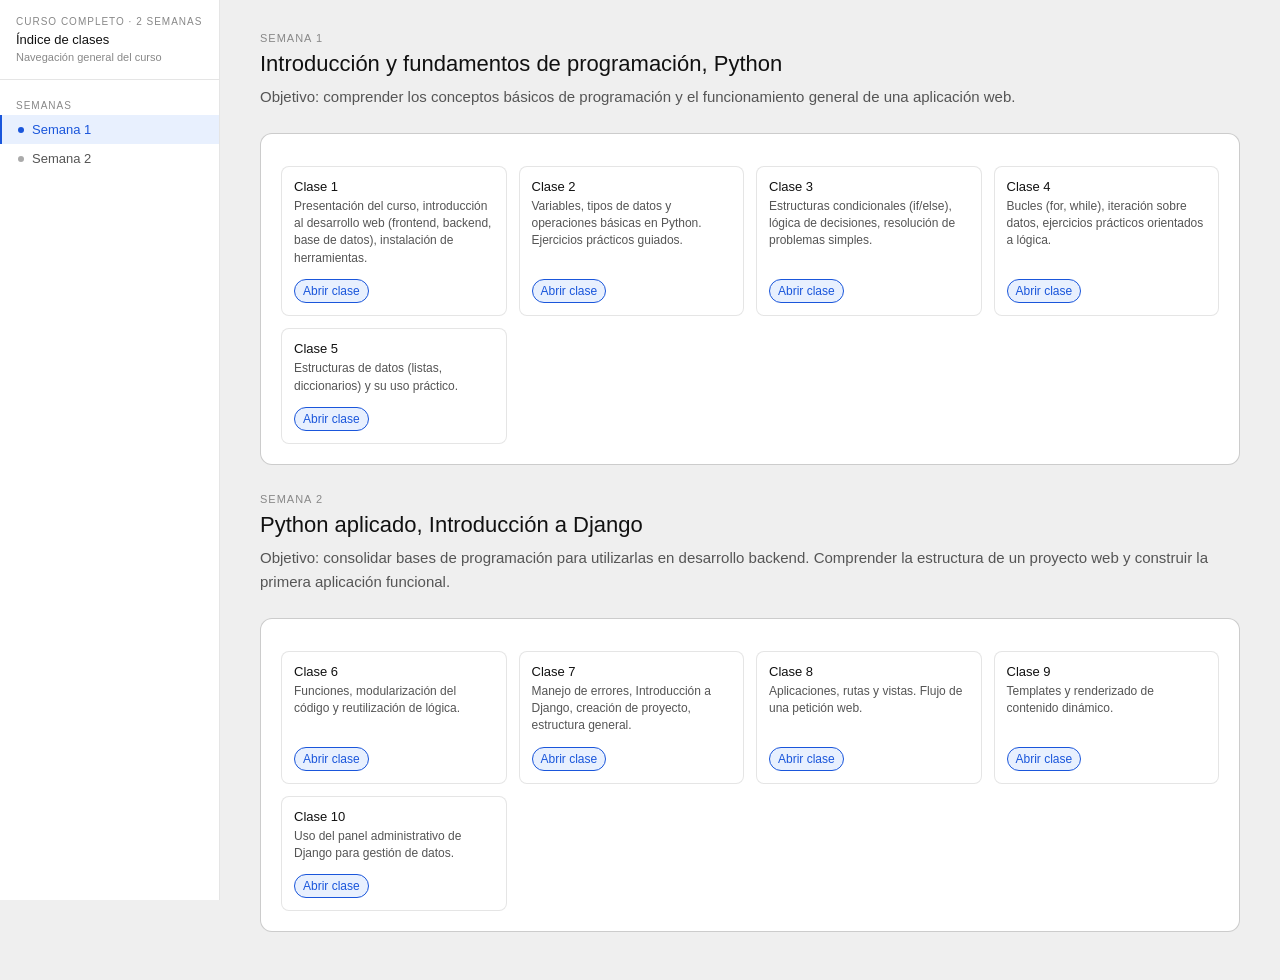
<file: index.html>
<!DOCTYPE html>
<html lang="es">
<head>
<meta charset="UTF-8">
<meta name="viewport" content="width=device-width, initial-scale=1.0">
<title>Índice del Curso — Python + Django</title>
<link rel="stylesheet" href="canvas_shared.css">
<style>
.lesson-list { display:grid; grid-template-columns:repeat(4, minmax(0, 1fr)); gap:12px; margin-top:12px; }
.lesson-item {
  display:flex;
  flex-direction:column;
  align-items:flex-start;
  justify-content:space-between;
  gap:12px;
  padding:12px;
  border:0.5px solid var(--color-border-tertiary);
  border-radius:var(--border-radius-md);
  background:var(--color-background-primary);
}
.lesson-main { flex:1; min-width:0; }
.lesson-title { font-size:13px; font-weight:500; color:var(--color-text-primary); margin-bottom:4px; }
.lesson-desc { font-size:12px; color:var(--color-text-secondary); line-height:1.45; }
.lesson-link {
  white-space:nowrap;
  align-self:flex-start;
  font-size:12px;
  text-decoration:none;
  color:var(--color-text-info);
  font-weight:500;
  border:0.5px solid var(--color-border-info);
  padding:4px 8px;
  border-radius:999px;
  background:var(--color-background-info);
}
.lesson-link:hover { opacity:0.9; }
.lesson-pending {
  white-space:nowrap;
  font-size:11px;
  color:var(--color-text-tertiary);
  border:0.5px dashed var(--color-border-tertiary);
  padding:4px 8px;
  border-radius:999px;
}

.main { scroll-behavior: smooth; }
.section { display:block; scroll-margin-top:18px; }
.section + .section { margin-top:28px; }
.section .card { border:0.5px solid var(--color-border-secondary); }
.sidebar .nav a.nav-item { text-decoration:none; }

@media (max-width: 1080px) {
  .lesson-list { grid-template-columns:repeat(2, minmax(0, 1fr)); }
}

@media (max-width: 760px) {
  .lesson-list { grid-template-columns:1fr; }
}
</style>
</head>
<body>

<div class="canvas">
  <div class="sidebar">
    <div class="sidebar-top">
      <div class="sidebar-badge">Curso completo · 2 semanas</div>
      <div class="sidebar-title">Índice de clases</div>
      <div class="sidebar-sub">Navegación general del curso</div>
    </div>
    <div class="nav">
      <div class="nav-label">Semanas</div>
      <a class="nav-item active" href="#semana1" data-target="semana1"><div class="nav-dot"></div>Semana 1</a>
      <a class="nav-item" href="#semana2" data-target="semana2"><div class="nav-dot"></div>Semana 2</a>
      
    </div>
  </div>

  <div class="main">
    <div id="semana1" class="section active">
      <div class="section-header">
        <div class="section-tag">Semana 1</div>
        <div class="section-title">Introducción y fundamentos de programación, Python</div>
        <div class="section-desc">Objetivo: comprender los conceptos básicos de programación y el funcionamiento general de una aplicación web.</div>
      </div>
      <div class="card">
        <div class="lesson-list">
          <div class="lesson-item"><div class="lesson-main"><div class="lesson-title">Clase 1</div><div class="lesson-desc">Presentación del curso, introducción al desarrollo web (frontend, backend, base de datos), instalación de herramientas.</div></div> <a class="lesson-link" href="clase1_desarrollo_web_canvas.html">Abrir clase</a> </div>
          <div class="lesson-item"><div class="lesson-main"><div class="lesson-title">Clase 2</div><div class="lesson-desc">Variables, tipos de datos y operaciones básicas en Python. Ejercicios prácticos guiados.</div></div> <a class="lesson-link" href="clase2_variables_tipos_datos.html">Abrir clase</a> </div>
          <div class="lesson-item"><div class="lesson-main"><div class="lesson-title">Clase 3</div><div class="lesson-desc">Estructuras condicionales (if/else), lógica de decisiones, resolución de problemas simples.</div></div> <a class="lesson-link" href="clase3_condicionales_canvas.html">Abrir clase</a> </div>
          <div class="lesson-item"><div class="lesson-main"><div class="lesson-title">Clase 4</div><div class="lesson-desc">Bucles (for, while), iteración sobre datos, ejercicios prácticos orientados a lógica.</div></div> <a class="lesson-link" href="clase4_bucles_canvas.html">Abrir clase</a> </div>
	  <div class="lesson-item"><div class="lesson-main"><div class="lesson-title">Clase 5</div><div class="lesson-desc">Estructuras de datos (listas, diccionarios) y su uso práctico.</div></div> <a class="lesson-link" href="clase5_estructuras_datos_canvas.html">Abrir clase</a> </div>
        </div>
      </div>
    </div>

    <div id="semana2" class="section">
      <div class="section-header">
        <div class="section-tag">Semana 2</div>
        <div class="section-title">Python aplicado, Introducción a Django</div>
        <div class="section-desc">Objetivo: consolidar bases de programación para utilizarlas en desarrollo backend. Comprender la estructura de un proyecto web y construir la primera aplicación funcional.</div>
      </div>
      <div class="card">
        <div class="lesson-list">
          
          <div class="lesson-item"><div class="lesson-main"><div class="lesson-title">Clase 6</div><div class="lesson-desc">Funciones, modularización del código y reutilización de lógica.</div></div> <a class="lesson-link" href="clase6_funciones_canvas.html">Abrir clase</a> </div>
          <div class="lesson-item"><div class="lesson-main"><div class="lesson-title">Clase 7</div><div class="lesson-desc">Manejo de errores, Introducción a Django, creación de proyecto, estructura general.</div></div> <a class="lesson-link" href="clase7_manejo_errores_archivos_json_canvas.html">Abrir clase</a> </div>
          <div class="lesson-item"><div class="lesson-main"><div class="lesson-title">Clase 8</div><div class="lesson-desc">Aplicaciones, rutas y vistas. Flujo de una petición web.</div></div> <a class="lesson-link" href="clase10_rutas_vistas_canvas.html">Abrir clase</a> </div>
          <div class="lesson-item"><div class="lesson-main"><div class="lesson-title">Clase 9</div><div class="lesson-desc">Templates y renderizado de contenido dinámico.</div></div> <a class="lesson-link" href="clase11_templates_django_canvas.html">Abrir clase</a> </div>
          <div class="lesson-item"><div class="lesson-main"><div class="lesson-title">Clase 10</div><div class="lesson-desc">Uso del panel administrativo de Django para gestión de datos.</div></div> <a class="lesson-link" href="clase12_panel_admin_django.html">Abrir clase</a> </div>
        </div>
      </div>
    </div>

        
    
    </div>

    

  </div>
</div>

<script>
const main = document.querySelector(".main");
const navItems = [...document.querySelectorAll(".nav-item[data-target]")];
const sections = [...document.querySelectorAll(".section[id]")];

function setActive(targetId) {
  navItems.forEach((item) => item.classList.toggle("active", item.dataset.target === targetId));
}

navItems.forEach((item) => {
  item.addEventListener("click", (event) => {
    event.preventDefault();
    const section = document.getElementById(item.dataset.target);
    if (section) {
      section.scrollIntoView({ behavior: "smooth", block: "start" });
      setActive(item.dataset.target);
    }
  });
});

const observer = new IntersectionObserver((entries) => {
  const visible = entries
    .filter((entry) => entry.isIntersecting)
    .sort((a, b) => b.intersectionRatio - a.intersectionRatio)[0];

  if (visible?.target?.id) setActive(visible.target.id);
}, { root: main, threshold: [0.2, 0.4, 0.6] });

sections.forEach((section) => observer.observe(section));
</script>
</body>
</html>
</file>
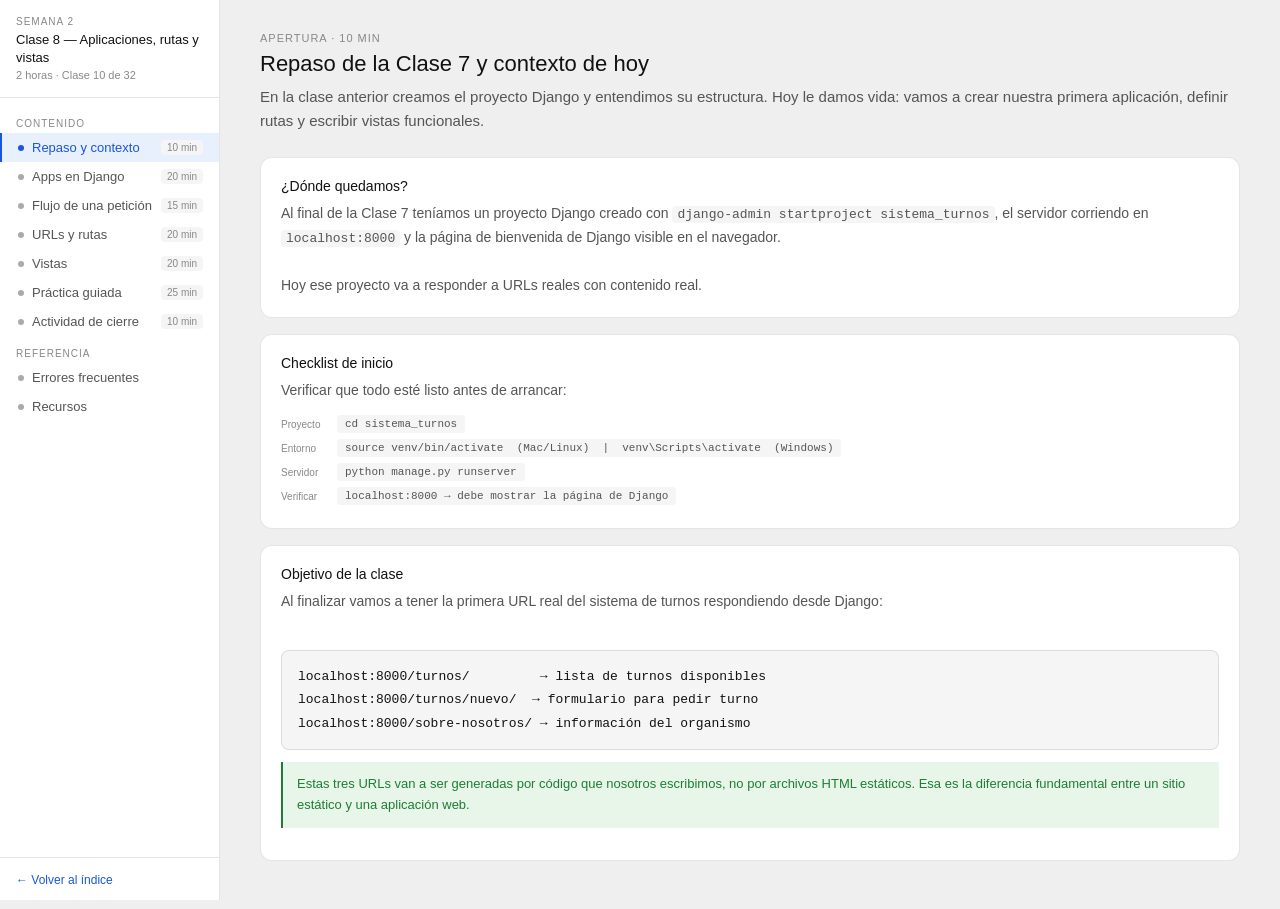
<file: clase10_rutas_vistas_canvas.html>
<!DOCTYPE html>
<html lang="es">
<head>
<meta charset="UTF-8">
<meta name="viewport" content="width=device-width, initial-scale=1.0">
<title>Clase 8 — Aplicaciones, rutas y vistas en Django</title>
<link rel="stylesheet" href="canvas_shared.css">
</head>
<body>

<div class="canvas">
  <div class="sidebar">
    <div class="sidebar-top">
      <div class="sidebar-badge">Semana 2</div>
      <div class="sidebar-title">Clase 8 — Aplicaciones, rutas y vistas</div>
      <div class="sidebar-sub">2 horas · Clase 10 de 32</div>
    </div>
    <div class="nav">
      <div class="nav-label">Contenido</div>
      <div class="nav-item active" onclick="show('repaso',this)"><div class="nav-dot"></div>Repaso y contexto<span class="time-badge">10 min</span></div>
      <div class="nav-item" onclick="show('apps',this)"><div class="nav-dot"></div>Apps en Django<span class="time-badge">20 min</span></div>
      <div class="nav-item" onclick="show('flujo',this)"><div class="nav-dot"></div>Flujo de una petición<span class="time-badge">15 min</span></div>
      <div class="nav-item" onclick="show('urls',this)"><div class="nav-dot"></div>URLs y rutas<span class="time-badge">20 min</span></div>
      <div class="nav-item" onclick="show('vistas',this)"><div class="nav-dot"></div>Vistas<span class="time-badge">20 min</span></div>
      <div class="nav-item" onclick="show('practica',this)"><div class="nav-dot"></div>Práctica guiada<span class="time-badge">25 min</span></div>
      <div class="nav-item" onclick="show('cierre',this)"><div class="nav-dot"></div>Actividad de cierre<span class="time-badge">10 min</span></div>
      <div class="nav-label">Referencia</div>
      <div class="nav-item" onclick="show('errores',this)"><div class="nav-dot"></div>Errores frecuentes</div>
      <div class="nav-item" onclick="show('recursos',this)"><div class="nav-dot"></div>Recursos</div>
    </div>
    <div class="sidebar-home-link" style="margin-top:auto;padding:12px 16px;border-top:0.5px solid var(--color-border-tertiary);">
      <a href="index.html" style="font-size:12px;color:var(--color-text-info);text-decoration:none;font-weight:500;">← Volver al índice</a>
    </div>
  </div>

  <div class="main">

    <!-- REPASO -->
    <div id="repaso" class="section active">
      <div class="section-header">
        <div class="section-tag">Apertura · 10 min</div>
        <div class="section-title">Repaso de la Clase 7 y contexto de hoy</div>
        <div class="section-desc">En la clase anterior creamos el proyecto Django y entendimos su estructura. Hoy le damos vida: vamos a crear nuestra primera aplicación, definir rutas y escribir vistas funcionales.</div>
      </div>

      <div class="card">
        <div class="card-title">¿Dónde quedamos?</div>
        <div class="card-body">Al final de la Clase 7 teníamos un proyecto Django creado con <code>django-admin startproject sistema_turnos</code>, el servidor corriendo en <code>localhost:8000</code> y la página de bienvenida de Django visible en el navegador.<br><br>Hoy ese proyecto va a responder a URLs reales con contenido real.</div>
      </div>

      <div class="card">
        <div class="card-title">Checklist de inicio</div>
        <div class="card-body" style="margin-bottom:12px">Verificar que todo esté listo antes de arrancar:</div>
        <div class="install-cmds">
          <div class="os-row"><span class="os-label">Proyecto</span><span class="install-cmd">cd sistema_turnos</span></div>
          <div class="os-row"><span class="os-label">Entorno</span><span class="install-cmd">source venv/bin/activate &nbsp;(Mac/Linux) &nbsp;|&nbsp; venv\Scripts\activate &nbsp;(Windows)</span></div>
          <div class="os-row"><span class="os-label">Servidor</span><span class="install-cmd">python manage.py runserver</span></div>
          <div class="os-row"><span class="os-label">Verificar</span><span class="install-cmd">localhost:8000 → debe mostrar la página de Django</span></div>
        </div>
      </div>

      <div class="card">
        <div class="card-title">Objetivo de la clase</div>
        <div class="card-body">Al finalizar vamos a tener la primera URL real del sistema de turnos respondiendo desde Django:<br><br></div>
        <div class="code-block">localhost:8000/turnos/         → lista de turnos disponibles
localhost:8000/turnos/nuevo/  → formulario para pedir turno
localhost:8000/sobre-nosotros/ → información del organismo</div>
        <div class="tip" style="margin-top:12px">Estas tres URLs van a ser generadas por código que nosotros escribimos, no por archivos HTML estáticos. Esa es la diferencia fundamental entre un sitio estático y una aplicación web.</div>
      </div>
    </div>

    <!-- APPS -->
    <div id="apps" class="section">
      <div class="section-header">
        <div class="section-tag">Conceptos · 20 min</div>
        <div class="section-title">¿Qué es una app en Django?</div>
        <div class="section-desc">Un proyecto Django está compuesto de aplicaciones. Cada app agrupa una funcionalidad específica del sistema. Es la forma que tiene Django de organizar código a medida que el sistema crece.</div>
      </div>

      <div class="card">
        <div class="card-title">Proyecto vs. Aplicación</div>
        <div class="card-body">La distinción es importante y se confunde seguido al principio:</div>
        <div class="grid-2" style="margin-top:14px">
          <div class="layer-card">
            <div class="layer-icon" style="background:var(--color-background-info)">
              <svg width="16" height="16" viewBox="0 0 16 16" fill="none"><rect x="1" y="1" width="14" height="14" rx="3" stroke="var(--color-text-info)" stroke-width="1.2"/><path d="M4 8h8M8 4v8" stroke="var(--color-text-info)" stroke-width="1.2" stroke-linecap="round"/></svg>
            </div>
            <div class="layer-name">Proyecto</div>
            <div class="layer-tech">sistema_turnos/</div>
            <div class="layer-desc">El contenedor global. Define la configuración, la base de datos, los secretos, las apps instaladas. Hay uno solo por sistema.</div>
            <div class="layer-example">Ej: "El sistema de gestión de ANSES" como conjunto.</div>
          </div>
          <div class="layer-card">
            <div class="layer-icon" style="background:var(--color-background-success)">
              <svg width="16" height="16" viewBox="0 0 16 16" fill="none"><rect x="2" y="4" width="12" height="9" rx="2" stroke="var(--color-text-success)" stroke-width="1.2"/><path d="M5 4V3a3 3 0 016 0v1" stroke="var(--color-text-success)" stroke-width="1.2"/></svg>
            </div>
            <div class="layer-name">Aplicación</div>
            <div class="layer-tech">turnos/, usuarios/, reportes/</div>
            <div class="layer-desc">Un módulo que resuelve una función específica. Un proyecto puede tener varias apps. Cada una es reutilizable e independiente.</div>
            <div class="layer-example">Ej: El módulo de turnos, el módulo de login, el módulo de reportes.</div>
          </div>
        </div>
      </div>

      <div class="card">
        <div class="card-title">Analogía del Estado</div>
        <div class="card-body">Pensar en un ministerio. El <strong>Ministerio de Salud</strong> es el proyecto. Dentro tiene direcciones independientes: Dirección de Epidemiología, Dirección de Hospitales, Dirección de Medicamentos. Cada una tiene su propio personal, sus propias reglas, su propio presupuesto — pero todas forman parte del mismo ministerio.<br><br>En Django: el proyecto es el ministerio, las apps son las direcciones.</div>
      </div>

      <div class="card">
        <div class="card-title">Crear la app <code>turnos</code></div>
        <div class="card-body" style="margin-bottom:10px">Con el entorno virtual activo y estando en la carpeta del proyecto:</div>
        <div class="code-block">python manage.py startapp turnos</div>
        <div class="card-body" style="margin-top:12px;margin-bottom:10px">Esto genera la siguiente estructura:</div>
        <div class="code-block">turnos/
├── __init__.py       <span class="comment"># Marca la carpeta como módulo Python</span>
├── admin.py          <span class="comment"># Configuración del panel de administración</span>
├── apps.py           <span class="comment"># Configuración de la app</span>
├── migrations/       <span class="comment"># Historial de cambios en la base de datos</span>
│   └── __init__.py
├── models.py         <span class="comment"># Definición de datos (Semana 4)</span>
├── tests.py          <span class="comment"># Tests automatizados</span>
└── views.py          <span class="comment"># ← Acá vivimos hoy</span></div>
      </div>

      <div class="card">
        <div class="card-title">Registrar la app en el proyecto</div>
        <div class="card-body" style="margin-bottom:10px">Django no sabe que la app existe hasta que la registramos. Abrir <code>sistema_turnos/settings.py</code> y agregar <code>'turnos'</code> a <code>INSTALLED_APPS</code>:</div>
        <div class="code-block"><span class="comment"># sistema_turnos/settings.py</span>

INSTALLED_APPS = [
    <span class="string">'django.contrib.admin'</span>,
    <span class="string">'django.contrib.auth'</span>,
    <span class="string">'django.contrib.contenttypes'</span>,
    <span class="string">'django.contrib.sessions'</span>,
    <span class="string">'django.contrib.messages'</span>,
    <span class="string">'django.contrib.staticfiles'</span>,
    <span class="string">'turnos'</span>,   <span class="comment"># ← Agregar esta línea</span>
]</div>
        <div class="warn">Si la app no está registrada acá, Django ignora sus modelos, URLs y migraciones. Es un error silencioso muy común.</div>
      </div>
    </div>

    <!-- FLUJO -->
    <div id="flujo" class="section">
      <div class="section-header">
        <div class="section-tag">Conceptos · 15 min</div>
        <div class="section-title">Flujo de una petición web en Django</div>
        <div class="section-desc">Cuando alguien escribe <code>localhost:8000/turnos/</code> en el navegador, ¿qué pasa exactamente dentro de Django? Entender este recorrido es entender cómo funciona cualquier framework web.</div>
      </div>

      <div class="card">
        <div class="card-title">El recorrido completo</div>
        <div class="flow">
          <div class="flow-step">
            <div class="flow-left"><div class="flow-num">1</div><div class="flow-line"></div></div>
            <div class="flow-content">
              <div class="flow-title">Navegador envía una petición HTTP</div>
              <div class="flow-text">El ciudadano accede a <code>localhost:8000/turnos/</code>. El navegador genera un mensaje HTTP GET y lo envía al servidor Django.</div>
            </div>
          </div>
          <div class="flow-step">
            <div class="flow-left"><div class="flow-num">2</div><div class="flow-line"></div></div>
            <div class="flow-content">
              <div class="flow-title">Django busca en <code>urls.py</code> del proyecto</div>
              <div class="flow-text">Django toma la URL <code>/turnos/</code> y la compara con cada patrón definido en <code>sistema_turnos/urls.py</code>. Es como buscar en un directorio telefónico.</div>
            </div>
          </div>
          <div class="flow-step">
            <div class="flow-left"><div class="flow-num">3</div><div class="flow-line"></div></div>
            <div class="flow-content">
              <div class="flow-title">Encuentra una coincidencia y delega</div>
              <div class="flow-text">El patrón <code>turnos/</code> coincide. Django delega el resto al <code>urls.py</code> de la app <code>turnos</code> usando <code>include()</code>.</div>
            </div>
          </div>
          <div class="flow-step">
            <div class="flow-left"><div class="flow-num">4</div><div class="flow-line"></div></div>
            <div class="flow-content">
              <div class="flow-title">La URL interna apunta a una vista</div>
              <div class="flow-text">El <code>urls.py</code> de la app relaciona el patrón vacío <code>""</code> con la función <code>lista_turnos</code> en <code>views.py</code>.</div>
            </div>
          </div>
          <div class="flow-step">
            <div class="flow-left"><div class="flow-num">5</div><div class="flow-line"></div></div>
            <div class="flow-content">
              <div class="flow-title">La vista procesa y responde</div>
              <div class="flow-text">La función <code>lista_turnos</code> recibe el <code>request</code>, ejecuta la lógica necesaria (por ahora, sencilla) y devuelve una respuesta HTTP con el contenido HTML.</div>
            </div>
          </div>
          <div class="flow-step">
            <div class="flow-left"><div class="flow-num">6</div></div>
            <div class="flow-content">
              <div class="flow-title">El navegador muestra la respuesta</div>
              <div class="flow-text">Django envía el HTML al navegador. El ciudadano ve la página. Todo este recorrido ocurre en milisegundos.</div>
            </div>
          </div>
        </div>
      </div>

      <div class="card">
        <div class="card-title">Diagrama simplificado</div>
        <div class="code-block">Navegador
    ↓  GET /turnos/
sistema_turnos/urls.py   →  include('turnos.urls')
    ↓
turnos/urls.py           →  path("", views.lista_turnos)
    ↓
turnos/views.py          →  def lista_turnos(request):
    ↓                            return HttpResponse("...")
Navegador recibe HTML</div>
        <div class="tip">Este flujo — URL → urls.py → views.py → respuesta — es el núcleo de Django. Todo lo que aprendemos en las próximas semanas (modelos, templates, formularios) se inserta en algún punto de este recorrido.</div>
      </div>
    </div>

    <!-- URLS -->
    <div id="urls" class="section">
      <div class="section-header">
        <div class="section-tag">Código · 20 min</div>
        <div class="section-title">URLs y enrutamiento</div>
        <div class="section-desc">El sistema de URLs de Django relaciona direcciones web con funciones Python. Es explícito: cada URL que el sistema acepta está declarada en algún <code>urls.py</code>.</div>
      </div>

      <div class="card">
        <div class="card-title">El <code>urls.py</code> del proyecto — puerta de entrada</div>
        <div class="card-body" style="margin-bottom:10px">Este archivo ya existe, creado por Django. Lo modificamos para incluir las URLs de nuestra app:</div>
        <div class="code-block"><span class="comment"># sistema_turnos/urls.py</span>

<span class="kw">from</span> django.contrib <span class="kw">import</span> admin
<span class="kw">from</span> django.urls <span class="kw">import</span> path, include

urlpatterns = [
    path(<span class="string">'admin/'</span>, admin.site.urls),
    path(<span class="string">'turnos/'</span>, include(<span class="string">'turnos.urls'</span>)),  <span class="comment"># ← Agregar</span>
]</div>
        <div class="card-body" style="margin-top:10px">La función <code>include()</code> le dice a Django: "todo lo que empiece con <code>turnos/</code>, pasalo al archivo <code>turnos/urls.py</code>".</div>
      </div>

      <div class="card">
        <div class="card-title">Crear <code>urls.py</code> dentro de la app</div>
        <div class="card-body" style="margin-bottom:10px">Este archivo <strong>no existe</strong> por defecto. Hay que crearlo en la carpeta <code>turnos/</code>:</div>
        <div class="code-block"><span class="comment"># turnos/urls.py</span>

<span class="kw">from</span> django.urls <span class="kw">import</span> path
<span class="kw">from</span> . <span class="kw">import</span> views

urlpatterns = [
    path(<span class="string">''</span>, views.lista_turnos, name=<span class="string">'lista_turnos'</span>),
    path(<span class="string">'nuevo/'</span>, views.nuevo_turno, name=<span class="string">'nuevo_turno'</span>),
]</div>
      </div>

      <div class="card">
        <div class="card-title">Anatomía de un <code>path()</code></div>
        <div class="code-block">path( <span class="string">'nuevo/'</span>,  views.nuevo_turno,  name=<span class="string">'nuevo_turno'</span> )
       ↑               ↑                    ↑
   patrón URL      función vista        nombre interno</div>
        <div style="margin-top:14px">
          <div class="trouble-item">
            <div class="trouble-q" style="color:var(--color-text-info)">Patrón URL</div>
            <div class="trouble-a">La dirección relativa que Django debe reconocer. <code>''</code> significa la raíz de este grupo (<code>/turnos/</code>). <code>'nuevo/'</code> significa <code>/turnos/nuevo/</code>.</div>
          </div>
          <div class="divider"></div>
          <div class="trouble-item">
            <div class="trouble-q" style="color:var(--color-text-info)">Función vista</div>
            <div class="trouble-a">La función Python en <code>views.py</code> que va a manejar esa URL. Se pasa sin paréntesis — Django la llama cuando la necesita.</div>
          </div>
          <div class="divider"></div>
          <div class="trouble-item">
            <div class="trouble-q" style="color:var(--color-text-info)">Nombre interno</div>
            <div class="trouble-a">Un alias para referirnos a esta URL en templates y código sin escribir la ruta literal. Si la URL cambia, el alias sigue funcionando.</div>
          </div>
        </div>
      </div>

      <div class="card">
        <div class="card-title">URLs con parámetros dinámicos</div>
        <div class="card-body" style="margin-bottom:10px">Para mostrar el detalle de un turno específico necesitamos pasar un ID en la URL:</div>
        <div class="code-block"><span class="comment"># turnos/urls.py</span>

urlpatterns = [
    path(<span class="string">''</span>, views.lista_turnos, name=<span class="string">'lista_turnos'</span>),
    path(<span class="string">'nuevo/'</span>, views.nuevo_turno, name=<span class="string">'nuevo_turno'</span>),
    path(<span class="string">'&lt;int:turno_id&gt;/'</span>, views.detalle_turno, name=<span class="string">'detalle_turno'</span>),
]</div>
        <div class="card-body" style="margin-top:10px">Con esto, <code>/turnos/42/</code> llama a <code>detalle_turno(request, turno_id=42)</code>. Django convierte el <code>42</code> de texto a entero automáticamente por el prefijo <code>int:</code>.</div>
        <div class="warn">El trailing slash (<code>/</code> al final) es convención en Django. <code>APPEND_SLASH = True</code> en settings redirige automáticamente si alguien omite el slash.</div>
      </div>
    </div>

    <!-- VISTAS -->
    <div id="vistas" class="section">
      <div class="section-header">
        <div class="section-tag">Código · 20 min</div>
        <div class="section-title">Vistas — el corazón del backend</div>
        <div class="section-desc">Una vista es una función Python que recibe una petición HTTP y devuelve una respuesta HTTP. Es donde vive la lógica del sistema.</div>
      </div>

      <div class="card">
        <div class="card-title">Vista mínima funcional</div>
        <div class="card-body" style="margin-bottom:10px">Toda vista sigue la misma firma: recibe <code>request</code>, devuelve una respuesta.</div>
        <div class="code-block"><span class="comment"># turnos/views.py</span>

<span class="kw">from</span> django.http <span class="kw">import</span> HttpResponse

<span class="kw">def</span> lista_turnos(request):
    <span class="kw">return</span> HttpResponse(<span class="string">"&lt;h1&gt;Turnos disponibles&lt;/h1&gt;"</span>)</div>
        <div class="tip">En la Clase 11 vamos a reemplazar el HTML literal por templates. Por ahora, <code>HttpResponse</code> nos permite verificar que todo el flujo URL → vista → respuesta funciona.</div>
      </div>

      <div class="card">
        <div class="card-title">El objeto <code>request</code></div>
        <div class="card-body" style="margin-bottom:10px">Django entrega a cada vista toda la información sobre la petición entrante:</div>
        <div class="code-block"><span class="kw">def</span> lista_turnos(request):
    metodo = request.method          <span class="comment"># 'GET' o 'POST'</span>
    usuario = request.user           <span class="comment"># Usuario autenticado</span>
    parametros = request.GET         <span class="comment"># Parámetros en la URL</span>
    datos_form = request.POST        <span class="comment"># Datos enviados por formulario</span>
    
    <span class="kw">return</span> HttpResponse(<span class="string">f"Método: {metodo}"</span>)</div>
        <div class="card-body" style="margin-top:10px">Hoy usamos <code>request.method</code>. En las semanas siguientes vamos a explorar todos los demás atributos a medida que los necesitemos.</div>
      </div>

      <div class="card">
        <div class="card-title">Vista con lógica condicional — GET vs POST</div>
        <div class="card-body" style="margin-bottom:10px">Esta es la estructura más común en Django. Una misma URL maneja dos comportamientos según el método HTTP:</div>
        <div class="code-block"><span class="kw">def</span> nuevo_turno(request):
    <span class="kw">if</span> request.method == <span class="string">'POST'</span>:
        <span class="comment"># El ciudadano envió el formulario</span>
        nombre = request.POST.get(<span class="string">'nombre'</span>, <span class="string">''</span>)
        <span class="kw">return</span> HttpResponse(
            <span class="string">f"&lt;p&gt;Turno solicitado para: {nombre}&lt;/p&gt;"</span>
        )
    <span class="comment"># GET: mostrar el formulario vacío</span>
    <span class="kw">return</span> HttpResponse(<span class="string">"""
        &lt;form method="post"&gt;
            &lt;input name="nombre" placeholder="Tu nombre"&gt;
            &lt;button type="submit"&gt;Pedir turno&lt;/button&gt;
        &lt;/form&gt;
    """</span>)</div>
        <div class="warn"><strong>GET</strong> = "dame el formulario". <strong>POST</strong> = "procesá lo que completé". Esta distinción es fundamental en cualquier aplicación web.</div>
      </div>

      <div class="card">
        <div class="card-title">Vista con parámetro de URL</div>
        <div class="code-block"><span class="kw">def</span> detalle_turno(request, turno_id):
    <span class="comment"># turno_id llega como argumento porque lo declaramos</span>
    <span class="comment"># en urls.py con &lt;int:turno_id&gt;</span>
    <span class="kw">return</span> HttpResponse(
        <span class="string">f"&lt;h2&gt;Detalle del turno #{turno_id}&lt;/h2&gt;"</span>
        <span class="string">f"&lt;p&gt;Fecha: martes 10 de junio, 10:30 hs&lt;/p&gt;"</span>
    )</div>
        <div class="card-body" style="margin-top:10px">Probar en el navegador: <code>localhost:8000/turnos/1/</code>, <code>localhost:8000/turnos/99/</code>. Django pasa el número como argumento automáticamente.</div>
      </div>
    </div>

    <!-- PRÁCTICA -->
    <div id="practica" class="section">
      <div class="section-header">
        <div class="section-tag">Práctica guiada · 25 min</div>
        <div class="section-title">Construir las rutas del sistema de turnos</div>
        <div class="section-desc">Implementación completa paso a paso. Todos los archivos que hay que modificar o crear.</div>
      </div>

      <div class="card">
        <div class="ex-header"><div class="ex-num">1</div><div class="ex-title">Crear la app y registrarla</div></div>
        <div class="code-block"><span class="comment"># En la terminal:</span>
python manage.py startapp turnos</div>
        <div class="code-block"><span class="comment"># sistema_turnos/settings.py — agregar 'turnos':</span>
INSTALLED_APPS = [
    ...
    <span class="string">'turnos'</span>,
]</div>
      </div>

      <div class="card">
        <div class="ex-header"><div class="ex-num">2</div><div class="ex-title">Escribir las vistas</div></div>
        <div class="code-block"><span class="comment"># turnos/views.py — reemplazar el contenido por:</span>

<span class="kw">from</span> django.http <span class="kw">import</span> HttpResponse

<span class="kw">def</span> lista_turnos(request):
    turnos_disponibles = [
        {<span class="string">"id"</span>: 1, <span class="string">"fecha"</span>: <span class="string">"Lunes 9 jun, 09:00"</span>, <span class="string">"tipo"</span>: <span class="string">"Jubilación"</span>},
        {<span class="string">"id"</span>: 2, <span class="string">"fecha"</span>: <span class="string">"Lunes 9 jun, 10:30"</span>, <span class="string">"tipo"</span>: <span class="string">"Asignación"</span>},
        {<span class="string">"id"</span>: 3, <span class="string">"fecha"</span>: <span class="string">"Martes 10 jun, 11:00"</span>, <span class="string">"tipo"</span>: <span class="string">"Consulta"</span>},
    ]
    items_html = <span class="string">""</span>
    <span class="kw">for</span> t <span class="kw">in</span> turnos_disponibles:
        items_html += <span class="string">f'&lt;li&gt;Turno #{t["id"]} — {t["fecha"]} ({t["tipo"]})&lt;/li&gt;'</span>

    html = <span class="string">f"""
    &lt;h1&gt;Sistema de Turnos — ANSES&lt;/h1&gt;
    &lt;h2&gt;Turnos disponibles&lt;/h2&gt;
    &lt;ul&gt;{items_html}&lt;/ul&gt;
    &lt;p&gt;&lt;a href="/turnos/nuevo/"&gt;→ Solicitar nuevo turno&lt;/a&gt;&lt;/p&gt;
    """</span>
    <span class="kw">return</span> HttpResponse(html)


<span class="kw">def</span> nuevo_turno(request):
    <span class="kw">if</span> request.method == <span class="string">'POST'</span>:
        nombre = request.POST.get(<span class="string">'nombre'</span>, <span class="string">'ciudadano'</span>)
        tipo = request.POST.get(<span class="string">'tipo'</span>, <span class="string">'consulta'</span>)
        <span class="kw">return</span> HttpResponse(
            <span class="string">f"&lt;h2&gt;✓ Turno registrado&lt;/h2&gt;"</span>
            <span class="string">f"&lt;p&gt;Nombre: {nombre}&lt;/p&gt;"</span>
            <span class="string">f"&lt;p&gt;Tipo: {tipo}&lt;/p&gt;"</span>
            <span class="string">f"&lt;p&gt;&lt;a href='/turnos/'&gt;← Volver&lt;/a&gt;&lt;/p&gt;"</span>
        )
    html = <span class="string">"""
    &lt;h1&gt;Solicitar turno&lt;/h1&gt;
    &lt;form method="post"&gt;
        &lt;p&gt;Nombre: &lt;input name="nombre" required&gt;&lt;/p&gt;
        &lt;p&gt;Tipo:
            &lt;select name="tipo"&gt;
                &lt;option&gt;Jubilación&lt;/option&gt;
                &lt;option&gt;Asignación&lt;/option&gt;
                &lt;option&gt;Consulta&lt;/option&gt;
            &lt;/select&gt;
        &lt;/p&gt;
        &lt;button type="submit"&gt;Confirmar turno&lt;/button&gt;
    &lt;/form&gt;
    """</span>
    <span class="kw">return</span> HttpResponse(html)


<span class="kw">def</span> detalle_turno(request, turno_id):
    <span class="kw">return</span> HttpResponse(
        <span class="string">f"&lt;h2&gt;Turno #{turno_id}&lt;/h2&gt;"</span>
        <span class="string">f"&lt;p&gt;Estado: Confirmado&lt;/p&gt;"</span>
        <span class="string">f"&lt;p&gt;&lt;a href='/turnos/'&gt;← Volver al listado&lt;/a&gt;&lt;/p&gt;"</span>
    )</div>
      </div>

      <div class="card">
        <div class="ex-header"><div class="ex-num">3</div><div class="ex-title">Crear el archivo de URLs de la app</div></div>
        <div class="card-body" style="margin-bottom:10px">Crear el archivo <code>turnos/urls.py</code> (no existe, hay que crearlo):</div>
        <div class="code-block"><span class="comment"># turnos/urls.py</span>

<span class="kw">from</span> django.urls <span class="kw">import</span> path
<span class="kw">from</span> . <span class="kw">import</span> views

urlpatterns = [
    path(<span class="string">''</span>, views.lista_turnos, name=<span class="string">'lista_turnos'</span>),
    path(<span class="string">'nuevo/'</span>, views.nuevo_turno, name=<span class="string">'nuevo_turno'</span>),
    path(<span class="string">'&lt;int:turno_id&gt;/'</span>, views.detalle_turno, name=<span class="string">'detalle_turno'</span>),
]</div>
      </div>

      <div class="card">
        <div class="ex-header"><div class="ex-num">4</div><div class="ex-title">Conectar en el proyecto principal</div></div>
        <div class="code-block"><span class="comment"># sistema_turnos/urls.py</span>

<span class="kw">from</span> django.contrib <span class="kw">import</span> admin
<span class="kw">from</span> django.urls <span class="kw">import</span> path, include

urlpatterns = [
    path(<span class="string">'admin/'</span>, admin.site.urls),
    path(<span class="string">'turnos/'</span>, include(<span class="string">'turnos.urls'</span>)),
]</div>
      </div>

      <div class="card">
        <div class="ex-header"><div class="ex-num">5</div><div class="ex-title">Verificar en el navegador</div></div>
        <div class="code-block">python manage.py runserver</div>
        <div class="code-block" style="margin-top:8px"><span class="output">localhost:8000/turnos/           → Lista de turnos ✓
localhost:8000/turnos/nuevo/    → Formulario de solicitud ✓
localhost:8000/turnos/1/        → Detalle del turno 1 ✓
localhost:8000/turnos/99/       → Detalle del turno 99 ✓</span></div>
        <div class="tip">Si alguna URL devuelve 404, el problema casi siempre está en el <code>urls.py</code>: un typo en el patrón, falta el <code>include()</code>, o la app no está en <code>INSTALLED_APPS</code>.</div>
      </div>
    </div>

    <!-- CIERRE -->
    <div id="cierre" class="section">
      <div class="section-header">
        <div class="section-tag">Actividad · 10 min</div>
        <div class="section-title">Desafío de cierre</div>
        <div class="section-desc">Aplicar lo aprendido de forma autónoma antes de la próxima clase.</div>
      </div>

      <div class="card">
        <div class="card-title">Consigna</div>
        <div class="card-body">Agregar una nueva sección al sistema: <strong>información del organismo</strong>. El objetivo es practicar el ciclo completo URL → vista → respuesta de forma independiente.</div>
      </div>

      <div class="card">
        <div class="card-title">Pasos</div>
        <div class="flow">
          <div class="flow-step">
            <div class="flow-left"><div class="flow-num">1</div><div class="flow-line"></div></div>
            <div class="flow-content">
              <div class="flow-title">Crear la vista <code>sobre_nosotros</code> en <code>views.py</code></div>
              <div class="flow-text">Que devuelva un <code>HttpResponse</code> con el nombre del organismo, dirección, horario de atención y un enlace de vuelta a <code>/turnos/</code>.</div>
            </div>
          </div>
          <div class="flow-step">
            <div class="flow-left"><div class="flow-num">2</div><div class="flow-line"></div></div>
            <div class="flow-content">
              <div class="flow-title">Registrar la URL en <code>turnos/urls.py</code></div>
              <div class="flow-text">Agregar <code>path('sobre-nosotros/', views.sobre_nosotros, name='sobre_nosotros')</code> a la lista <code>urlpatterns</code>.</div>
            </div>
          </div>
          <div class="flow-step">
            <div class="flow-left"><div class="flow-num">3</div></div>
            <div class="flow-content">
              <div class="flow-title">Agregar el enlace desde <code>lista_turnos</code></div>
              <div class="flow-text">Modificar el HTML que devuelve <code>lista_turnos</code> para incluir <code>&lt;a href="/turnos/sobre-nosotros/"&gt;Sobre nosotros&lt;/a&gt;</code>.</div>
            </div>
          </div>
        </div>
      </div>

      <div class="card">
        <div class="card-title">Lo que viene en la Clase 9</div>
        <div class="card-body">Hoy escribimos HTML como strings en Python — funciona, pero es incómodo y difícil de mantener. En la próxima clase introducimos los <strong>templates de Django</strong>: archivos HTML separados que se renderizan con datos dinámicos. El código queda limpio, el HTML queda legible.</div>
        <div style="margin-top:14px">
          <span class="pill pill-success">turnos/urls.py ✓</span>
          <span class="pill pill-success">turnos/views.py ✓</span>
          <span class="pill pill-success">include() configurado ✓</span>
          <span class="pill pill-warn">Templates · Clase 9</span>
        </div>
      </div>
    </div>

    <!-- ERRORES FRECUENTES -->
    <div id="errores" class="section">
      <div class="section-header">
        <div class="section-tag">Referencia</div>
        <div class="section-title">Errores frecuentes en esta clase</div>
        <div class="section-desc">Los problemas más comunes al trabajar con URLs y vistas por primera vez.</div>
      </div>
      <div class="card">
        <div class="trouble-item">
          <div class="trouble-q">Page not found (404) — "Using the URLconf defined in sistema_turnos.urls, Django tried these URL patterns..."</div>
          <div class="trouble-a">La URL no coincide con ningún patrón definido. Revisar: (1) que el <code>include('turnos.urls')</code> esté en el <code>urls.py</code> del proyecto, (2) que el patrón en <code>turnos/urls.py</code> sea correcto, (3) que la URL en el navegador tenga el trailing slash.</div>
        </div>
        <div class="divider"></div>
        <div class="trouble-item">
          <div class="trouble-q">ImportError: cannot import name 'lista_turnos' from 'turnos.views'</div>
          <div class="trouble-a">El nombre de la función en <code>views.py</code> no coincide exactamente con el que se importa en <code>urls.py</code>. Python distingue mayúsculas y minúsculas. Verificar que sea <code>lista_turnos</code> en ambos archivos.</div>
        </div>
        <div class="divider"></div>
        <div class="trouble-item">
          <div class="trouble-q">ModuleNotFoundError: No module named 'turnos.urls'</div>
          <div class="trouble-a">El archivo <code>turnos/urls.py</code> no existe. Hay que crearlo manualmente — Django no lo genera con <code>startapp</code>.</div>
        </div>
        <div class="divider"></div>
        <div class="trouble-item">
          <div class="trouble-q">CSRF verification failed. Request aborted.</div>
          <div class="trouble-a">Al enviar un formulario POST, Django exige un token de seguridad. En la Clase 16 vamos a ver esto en profundidad. Por ahora, para las pruebas, agregar <code>{% csrf_token %}</code> dentro del <code>&lt;form&gt;</code>, o en su defecto usar el decorador <code>@csrf_exempt</code> solo para desarrollo.</div>
        </div>
        <div class="divider"></div>
        <div class="trouble-item">
          <div class="trouble-q">El servidor no refleja los cambios que hago en el código</div>
          <div class="trouble-a">El servidor de desarrollo de Django recarga automáticamente cuando detecta cambios. Si no ocurre, verificar que el archivo esté guardado (Ctrl+S / Cmd+S). En casos raros, detener el servidor (Ctrl+C) y reiniciarlo.</div>
        </div>
        <div class="divider"></div>
        <div class="trouble-item">
          <div class="trouble-q">ValueError: The view turnos.views.lista_turnos didn't return an HttpResponse object</div>
          <div class="trouble-a">La función vista no tiene <code>return</code> o el <code>return</code> devuelve <code>None</code>. Toda vista debe devolver un objeto de respuesta. Verificar que cada rama del <code>if/else</code> tenga su propio <code>return HttpResponse(...)</code>.</div>
        </div>
      </div>
    </div>

    <!-- RECURSOS -->
    <div id="recursos" class="section">
      <div class="section-header">
        <div class="section-tag">Referencia</div>
        <div class="section-title">Recursos adicionales</div>
        <div class="section-desc">Documentación oficial y material de consulta para profundizar entre clases.</div>
      </div>
      <div class="card">
        <div class="card-title">Para esta semana</div>
        <div class="install-row">
          <div style="flex:1">
            <div class="install-name">Django URL dispatcher (documentación oficial)</div>
            <div class="install-desc">Explicación completa del sistema de URLs: convertidores de tipo, expresiones regulares, namespaces.</div>
            <div class="install-cmd">docs.djangoproject.com/en/stable/topics/http/urls/</div>
          </div>
        </div>
        <div class="install-row">
          <div style="flex:1">
            <div class="install-name">Django Views — Introducción (documentación oficial)</div>
            <div class="install-desc">Function-based views vs Class-based views. En el curso usamos function-based por claridad. La documentación explica ambas.</div>
            <div class="install-cmd">docs.djangoproject.com/en/stable/topics/http/views/</div>
          </div>
        </div>
        <div class="install-row">
          <div style="flex:1">
            <div class="install-name">HttpRequest y HttpResponse — objetos disponibles en las vistas</div>
            <div class="install-desc">Todos los atributos y métodos disponibles en <code>request</code> y las opciones de respuesta.</div>
            <div class="install-cmd">docs.djangoproject.com/en/stable/ref/request-response/</div>
          </div>
        </div>
      </div>
      <div class="card">
        <div class="card-title">Próximas clases</div>
        <div class="install-row">
          <div style="flex:1">
            <div class="install-name">Django Templates (para la Clase 11)</div>
            <div class="install-desc">El sistema de templates: variables, etiquetas, filtros, herencia de templates.</div>
            <div class="install-cmd">docs.djangoproject.com/en/stable/topics/templates/</div>
          </div>
        </div>
        <div class="install-row">
          <div style="flex:1">
            <div class="install-name">Django Admin (para la Clase 12)</div>
            <div class="install-desc">Documentación del panel administrativo automático de Django.</div>
            <div class="install-cmd">docs.djangoproject.com/en/stable/ref/contrib/admin/</div>
          </div>
        </div>
      </div>
      <div class="card">
        <div class="card-title">Para la próxima clase</div>
        <div class="card-body">Tener las tres URLs funcionando (<code>/turnos/</code>, <code>/turnos/nuevo/</code>, <code>/turnos/&lt;id&gt;/</code>) y el desafío de cierre completado. La Clase 11 arranca directamente con templates — el HTML sale de los <code>views.py</code> y va a archivos <code>.html</code> separados.</div>
        <div style="margin-top:12px">
          <span class="pill pill-success">App turnos creada ✓</span>
          <span class="pill pill-success">3 rutas funcionando ✓</span>
          <span class="pill pill-success">Vista GET+POST implementada ✓</span>
          <span class="pill pill-warn">Templates · Clase 11</span>
        </div>
      </div>
    </div>

  </div>
</div>

<script>
function show(id, el) {
  document.querySelectorAll('.section').forEach(s => s.classList.remove('active'));
  document.querySelectorAll('.nav-item').forEach(n => n.classList.remove('active'));
  document.getElementById(id).classList.add('active');
  el.classList.add('active');
  document.querySelector('.main').scrollTop = 0;
}
</script>
</body>
</html>
</file>
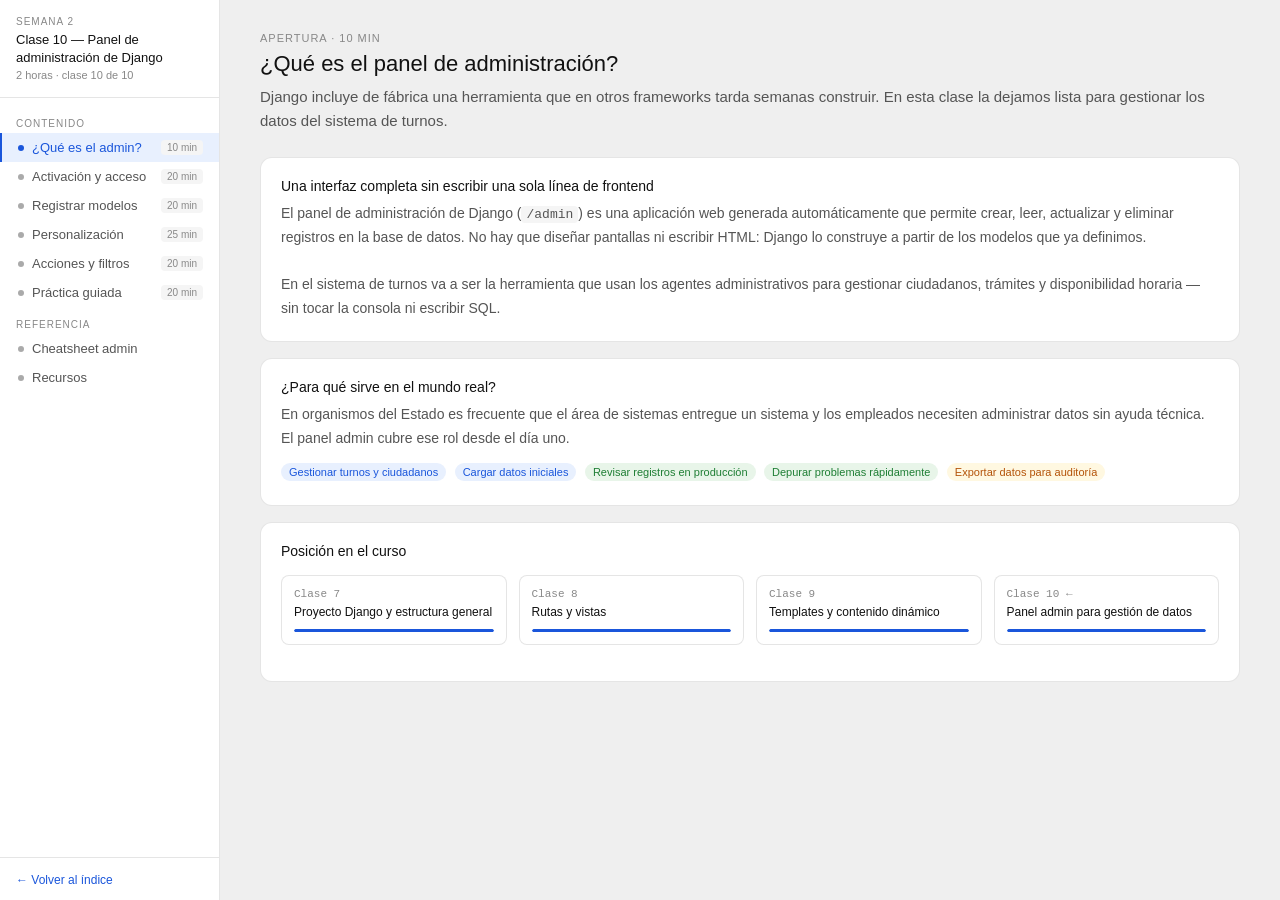
<file: clase12_panel_admin_django.html>
<!DOCTYPE html>
<html lang="es">
<head>
<meta charset="UTF-8">
<meta name="viewport" content="width=device-width, initial-scale=1.0">
<title>Clase 10 — Panel de Administración de Django</title>
<link rel="stylesheet" href="canvas_shared.css">
</head>
<body>

<div class="canvas">
  <div class="sidebar">
    <div class="sidebar-top">
      <div class="sidebar-badge">Semana 2</div>
      <div class="sidebar-title">Clase 10 — Panel de administración de Django</div>
      <div class="sidebar-sub">2 horas · clase 10 de 10</div>
    </div>
    <div class="nav">
      <div class="nav-label">Contenido</div>
      <div class="nav-item active" onclick="show('intro',this)"><div class="nav-dot"></div>¿Qué es el admin?<span class="time-badge">10 min</span></div>
      <div class="nav-item" onclick="show('activacion',this)"><div class="nav-dot"></div>Activación y acceso<span class="time-badge">20 min</span></div>
      <div class="nav-item" onclick="show('registro',this)"><div class="nav-dot"></div>Registrar modelos<span class="time-badge">20 min</span></div>
      <div class="nav-item" onclick="show('personalizacion',this)"><div class="nav-dot"></div>Personalización<span class="time-badge">25 min</span></div>
      <div class="nav-item" onclick="show('acciones',this)"><div class="nav-dot"></div>Acciones y filtros<span class="time-badge">20 min</span></div>
      <div class="nav-item" onclick="show('practica',this)"><div class="nav-dot"></div>Práctica guiada<span class="time-badge">20 min</span></div>
      
      <div class="nav-label">Referencia</div>
      <div class="nav-item" onclick="show('cheatsheet',this)"><div class="nav-dot"></div>Cheatsheet admin</div>
      <div class="nav-item" onclick="show('recursos',this)"><div class="nav-dot"></div>Recursos</div>
    </div>
    <div class="sidebar-home-link" style="margin-top:auto;padding:12px 16px;border-top:0.5px solid var(--color-border-tertiary);">
      <a href="index.html" style="font-size:12px;color:var(--color-text-info);text-decoration:none;font-weight:500;">← Volver al índice</a>
    </div>
  </div>

  <div class="main">

    <!-- INTRO -->
    <div id="intro" class="section active">
      <div class="section-header">
        <div class="section-tag">Apertura · 10 min</div>
        <div class="section-title">¿Qué es el panel de administración?</div>
        <div class="section-desc">Django incluye de fábrica una herramienta que en otros frameworks tarda semanas construir. En esta clase la dejamos lista para gestionar los datos del sistema de turnos.</div>
      </div>

      <div class="card">
        <div class="card-title">Una interfaz completa sin escribir una sola línea de frontend</div>
        <div class="card-body">El panel de administración de Django (<code>/admin</code>) es una aplicación web generada automáticamente que permite crear, leer, actualizar y eliminar registros en la base de datos. No hay que diseñar pantallas ni escribir HTML: Django lo construye a partir de los modelos que ya definimos.<br><br>En el sistema de turnos va a ser la herramienta que usan los agentes administrativos para gestionar ciudadanos, trámites y disponibilidad horaria — sin tocar la consola ni escribir SQL.</div>
      </div>

      <div class="card">
        <div class="card-title">¿Para qué sirve en el mundo real?</div>
        <div class="card-body">En organismos del Estado es frecuente que el área de sistemas entregue un sistema y los empleados necesiten administrar datos sin ayuda técnica. El panel admin cubre ese rol desde el día uno.</div>
        <div style="margin-top:12px">
          <span class="pill pill-info">Gestionar turnos y ciudadanos</span>
          <span class="pill pill-info">Cargar datos iniciales</span>
          <span class="pill pill-success">Revisar registros en producción</span>
          <span class="pill pill-success">Depurar problemas rápidamente</span>
          <span class="pill pill-warn">Exportar datos para auditoría</span>
        </div>
      </div>

      <div class="card">
        <div class="card-title">Posición en el curso</div>
        <div class="timeline">
          <div class="tl-item">
            <div class="tl-time">Clase 7</div>
            <div class="tl-label">Proyecto Django y estructura general</div>
            <div class="progress-bar"><div class="progress-fill" style="width:100%"></div></div>
          </div>
          <div class="tl-item">
            <div class="tl-time">Clase 8</div>
            <div class="tl-label">Rutas y vistas</div>
            <div class="progress-bar"><div class="progress-fill" style="width:100%"></div></div>
          </div>
          <div class="tl-item">
            <div class="tl-time">Clase 9</div>
            <div class="tl-label">Templates y contenido dinámico</div>
            <div class="progress-bar"><div class="progress-fill" style="width:100%"></div></div>
          </div>
          <div class="tl-item">
            <div class="tl-time">Clase 10 ←</div>
            <div class="tl-label">Panel admin para gestión de datos</div>
            <div class="progress-bar"><div class="progress-fill" style="width:100%"></div></div>
          </div>
        </div>
        
      </div>
    </div>

    <!-- ACTIVACION -->
    <div id="activacion" class="section">
      <div class="section-header">
        <div class="section-tag">Setup · 20 min</div>
        <div class="section-title">Activación y acceso al panel</div>
        <div class="section-desc">El admin ya está incluido en Django. Solo hay que verificar la configuración y crear un superusuario para poder ingresar.</div>
      </div>

      <div class="card">
        <div class="card-title">1. Verificar que django.contrib.admin esté habilitado</div>
        <div class="card-body" style="margin-bottom:10px">En <code>settings.py</code>, dentro de <code>INSTALLED_APPS</code>, estas tres líneas deben estar presentes. En un proyecto nuevo de Django ya vienen por defecto.</div>
        <div class="code-block"><span class="comment"># sistema_turnos/settings.py</span>

INSTALLED_APPS = [
    <span class="string">'django.contrib.admin'</span>,       <span class="comment"># El panel en sí</span>
    <span class="string">'django.contrib.auth'</span>,        <span class="comment"># Sistema de usuarios y permisos</span>
    <span class="string">'django.contrib.contenttypes'</span>, <span class="comment"># Necesario para permisos</span>
    <span class="string">'django.contrib.sessions'</span>,
    <span class="string">'django.contrib.messages'</span>,
    <span class="string">'django.contrib.staticfiles'</span>,
    <span class="string">'turnos'</span>,                      <span class="comment"># Nuestra app</span>
]</div>
      </div>

      <div class="card">
        <div class="card-title">2. Verificar la ruta en urls.py</div>
        <div class="card-body" style="margin-bottom:10px">La URL <code>/admin</code> se registra en el archivo de rutas principal del proyecto.</div>
        <div class="code-block"><span class="comment"># sistema_turnos/urls.py</span>

<span class="kw">from</span> django.contrib <span class="kw">import</span> admin
<span class="kw">from</span> django.urls <span class="kw">import</span> path

urlpatterns = [
    path(<span class="string">'admin/'</span>, admin.site.urls),  <span class="comment"># Ya viene en el proyecto nuevo</span>
    <span class="comment"># ... otras rutas de la app</span>
]</div>
        <div class="tip">Nada más es necesario en <code>urls.py</code>. Django registra automáticamente todas las URLs internas del admin con esa sola línea.</div>
      </div>

      <div class="card">
        <div class="card-title">3. Crear el superusuario</div>
        <div class="card-body" style="margin-bottom:10px">El superusuario tiene acceso total al panel. Se crea una sola vez por proyecto desde la terminal.</div>
        <div class="code-block">python3 manage.py createsuperuser</div>
        <div class="code-block" style="margin-top:8px"><span class="output">Nombre de usuario: admin_turnos
Dirección de correo electrónico: admin@organismo.gob.ar
Password: ********
Password (again): ********
Superuser created successfully.</span></div>
        <div class="warn">Elegir una contraseña segura aunque sea un entorno de desarrollo. Ese hábito evita problemas cuando el proyecto pasa a producción.</div>
      </div>

      <div class="card">
        <div class="card-title">4. Ejecutar el servidor y entrar al panel</div>
        <div class="code-block">python3 manage.py runserver</div>
        <div class="card-body" style="margin-top:10px">Abrir el navegador en <code>http://127.0.0.1:8000/admin</code>. Ingresar con el usuario y contraseña recién creados. El panel ya está funcionando — aunque por ahora solo muestra Usuarios y Grupos.</div>
      </div>
    </div>

    <!-- REGISTRO -->
    <div id="registro" class="section">
      <div class="section-header">
        <div class="section-tag">Práctica · 20 min</div>
        <div class="section-title">Registrar modelos en el admin</div>
        <div class="section-desc">Para que los datos del sistema de turnos aparezcan en el panel, hay que registrar cada modelo. Toda la configuración vive en <code>admin.py</code> dentro de la app.</div>
      </div>

      <div class="card">
        <div class="card-title">Modelos del sistema de turnos </div>
        <div class="card-body" style="margin-bottom:12px">Para practicar hoy vamos a usar modelos simples. </div>
        <div class="code-block"><span class="comment"># turnos/models.py</span>

<span class="kw">from</span> django.db <span class="kw">import</span> models

<span class="kw">class</span> <span class="string">Ciudadano</span>(models.Model):
    nombre       = models.CharField(max_length=<span class="string">100</span>)
    apellido     = models.CharField(max_length=<span class="string">100</span>)
    dni          = models.CharField(max_length=<span class="string">10</span>, unique=<span class="kw">True</span>)
    email        = models.EmailField(blank=<span class="kw">True</span>)
    fecha_alta   = models.DateTimeField(auto_now_add=<span class="kw">True</span>)

    <span class="kw">def</span> __str__(self):
        <span class="kw">return</span> <span class="string">f"{self.apellido}, {self.nombre} — DNI {self.dni}"</span>

<span class="kw">class</span> <span class="string">Turno</span>(models.Model):
    ESTADOS = [
        (<span class="string">'pendiente'</span>,   <span class="string">'Pendiente'</span>),
        (<span class="string">'confirmado'</span>,  <span class="string">'Confirmado'</span>),
        (<span class="string">'cancelado'</span>,   <span class="string">'Cancelado'</span>),
        (<span class="string">'atendido'</span>,    <span class="string">'Atendido'</span>),
    ]
    ciudadano    = models.ForeignKey(Ciudadano, on_delete=models.CASCADE)
    fecha_hora   = models.DateTimeField()
    tramite      = models.CharField(max_length=<span class="string">200</span>)
    estado       = models.CharField(max_length=<span class="string">20</span>, choices=ESTADOS,
                                    default=<span class="string">'pendiente'</span>)

    <span class="kw">def</span> __str__(self):
        <span class="kw">return</span> <span class="string">f"Turno {self.id} — {self.ciudadano} — {self.estado}"</span></div>
        <div class="tip">El método <code>__str__</code> define cómo aparece cada registro en el panel. Sin él, Django muestra "Ciudadano object (1)" — no es útil para nadie.</div>
      </div>

      <div class="card">
        <div class="card-title">Registro básico en admin.py</div>
        <div class="card-body" style="margin-bottom:10px">El registro más simple: una línea por modelo. Es suficiente para empezar.</div>
        <div class="code-block"><span class="comment"># turnos/admin.py</span>

<span class="kw">from</span> django.contrib <span class="kw">import</span> admin
<span class="kw">from</span> .models <span class="kw">import</span> Ciudadano, Turno

admin.site.register(Ciudadano)
admin.site.register(Turno)</div>
        <div class="card-body" style="margin-top:10px">Con esto ya podemos entrar al panel y ver las secciones "Ciudadanos" y "Turnos". Podemos crear, editar y eliminar registros desde la interfaz.</div>
      </div>

      <div class="card">
        <div class="card-title">Ejecutar migraciones antes de probar</div>
        <div class="card-body" style="margin-bottom:10px">Los modelos que acabamos de escribir no existen aún en la base de datos. Hay que crear y aplicar las migraciones.</div>
        <div class="code-block">python3 manage.py makemigrations
python3 manage.py migrate</div>
        <div class="code-block" style="margin-top:8px"><span class="output">Migrations for 'turnos':
  turnos/migrations/0001_initial.py
    - Create model Ciudadano
    - Create model Turno

Operations to perform:
  Apply all migrations: admin, auth, contenttypes, sessions, turnos
Running migrations:
  Applying turnos.0001_initial... OK</span></div>
      </div>
    </div>

    <!-- PERSONALIZACION -->
    <div id="personalizacion" class="section">
      <div class="section-header">
        <div class="section-tag">Configuración · 25 min</div>
        <div class="section-title">Personalización del panel</div>
        <div class="section-desc">El registro básico funciona pero el panel por defecto es poco práctico para uso cotidiano. Con <code>ModelAdmin</code> lo adaptamos a las necesidades del organismo.</div>
      </div>

      <div class="card">
        <div class="card-title">ModelAdmin: la clase de configuración</div>
        <div class="card-body" style="margin-bottom:10px">En lugar de pasar el modelo directamente a <code>register()</code>, creamos una clase que hereda de <code>ModelAdmin</code> y define cómo se muestra y comporta ese modelo en el panel.</div>
        <div class="code-block"><span class="comment"># turnos/admin.py</span>

<span class="kw">from</span> django.contrib <span class="kw">import</span> admin
<span class="kw">from</span> .models <span class="kw">import</span> Ciudadano, Turno


<span class="kw">class</span> <span class="string">CiudadanoAdmin</span>(admin.ModelAdmin):

    <span class="comment"># Columnas visibles en la tabla listado</span>
    list_display  = (<span class="string">'apellido'</span>, <span class="string">'nombre'</span>, <span class="string">'dni'</span>, <span class="string">'email'</span>, <span class="string">'fecha_alta'</span>)

    <span class="comment"># Campos por los que se puede buscar</span>
    search_fields = (<span class="string">'apellido'</span>, <span class="string">'nombre'</span>, <span class="string">'dni'</span>)

    <span class="comment"># Orden por defecto</span>
    ordering      = (<span class="string">'apellido'</span>, <span class="string">'nombre'</span>)

    <span class="comment"># Campos de solo lectura (no editables)</span>
    readonly_fields = (<span class="string">'fecha_alta'</span>,)


admin.site.register(Ciudadano, CiudadanoAdmin)</div>
      </div>

      <div class="card">
        <div class="card-title">Personalización del modelo Turno</div>
        <div class="code-block"><span class="kw">class</span> <span class="string">TurnoAdmin</span>(admin.ModelAdmin):

    list_display        = (<span class="string">'id'</span>, <span class="string">'ciudadano'</span>, <span class="string">'tramite'</span>, <span class="string">'fecha_hora'</span>, <span class="string">'estado'</span>)
    list_filter         = (<span class="string">'estado'</span>, <span class="string">'fecha_hora'</span>)    <span class="comment"># Panel lateral de filtros</span>
    search_fields       = (<span class="string">'ciudadano__dni'</span>, <span class="string">'ciudadano__apellido'</span>, <span class="string">'tramite'</span>)
    date_hierarchy      = <span class="string">'fecha_hora'</span>              <span class="comment"># Navegación por fecha</span>
    list_per_page       = <span class="string">25</span>                        <span class="comment"># Paginación</span>
    list_display_links  = (<span class="string">'id'</span>, <span class="string">'ciudadano'</span>)       <span class="comment"># Columnas con enlace al detalle</span>


admin.site.register(Turno, TurnoAdmin)</div>
        <div class="tip">La notación <code>ciudadano__dni</code> en <code>search_fields</code> permite buscar por un campo del modelo relacionado usando doble guión bajo. Es la misma sintaxis del ORM de Django.</div>
      </div>

      <div class="card">
        <div class="card-title">Decorador alternativo: @admin.register</div>
        <div class="card-body" style="margin-bottom:10px">Una forma más moderna y concisa de registrar modelos. El resultado es idéntico al uso de <code>admin.site.register()</code>.</div>
        <div class="code-block"><span class="kw">@admin.register</span>(Ciudadano)
<span class="kw">class</span> <span class="string">CiudadanoAdmin</span>(admin.ModelAdmin):
    list_display  = (<span class="string">'apellido'</span>, <span class="string">'nombre'</span>, <span class="string">'dni'</span>, <span class="string">'email'</span>)
    search_fields = (<span class="string">'apellido'</span>, <span class="string">'nombre'</span>, <span class="string">'dni'</span>)
    ordering      = (<span class="string">'apellido'</span>,)

<span class="kw">@admin.register</span>(Turno)
<span class="kw">class</span> <span class="string">TurnoAdmin</span>(admin.ModelAdmin):
    list_display  = (<span class="string">'ciudadano'</span>, <span class="string">'tramite'</span>, <span class="string">'fecha_hora'</span>, <span class="string">'estado'</span>)
    list_filter   = (<span class="string">'estado'</span>,)
    search_fields = (<span class="string">'ciudadano__apellido'</span>, <span class="string">'ciudadano__dni'</span>)</div>
        <div class="card-body" style="margin-top:10px">Ambas formas son correctas. El decorador es el estilo preferido en proyectos modernos porque mantiene el registro junto a la clase de configuración.</div>
      </div>

      <div class="card">
        <div class="card-title">Columnas calculadas con métodos</div>
        <div class="card-body" style="margin-bottom:10px">Se pueden agregar columnas en <code>list_display</code> que no existen como campo en la base de datos, sino que calculan un valor.</div>
        <div class="code-block"><span class="kw">@admin.register</span>(Turno)
<span class="kw">class</span> <span class="string">TurnoAdmin</span>(admin.ModelAdmin):
    list_display = (<span class="string">'ciudadano'</span>, <span class="string">'tramite'</span>, <span class="string">'fecha_hora'</span>,
                    <span class="string">'estado'</span>, <span class="string">'esta_pendiente'</span>)

    <span class="kw">def</span> esta_pendiente(self, obj):
        <span class="kw">return</span> obj.estado == <span class="string">'pendiente'</span>

    esta_pendiente.boolean      = <span class="kw">True</span>   <span class="comment"># Muestra ícono ✓ o ✗</span>
    esta_pendiente.short_description = <span class="string">'¿Pendiente?'</span>  <span class="comment"># Título de columna</span></div>
      </div>
    </div>

    <!-- ACCIONES Y FILTROS -->
    <div id="acciones" class="section">
      <div class="section-header">
        <div class="section-tag">Funcionalidad avanzada · 20 min</div>
        <div class="section-title">Acciones en lote y filtros</div>
        <div class="section-desc">El panel permite ejecutar operaciones sobre múltiples registros seleccionados. Es útil para cambios masivos de estado, como confirmar o cancelar varios turnos a la vez.</div>
      </div>

      <div class="card">
        <div class="card-title">Acciones personalizadas</div>
        <div class="card-body" style="margin-bottom:10px">El panel ya tiene la acción "Eliminar" por defecto. Podemos agregar las nuestras para operaciones frecuentes del organismo.</div>
        <div class="code-block"><span class="kw">@admin.register</span>(Turno)
<span class="kw">class</span> <span class="string">TurnoAdmin</span>(admin.ModelAdmin):
    list_display = (<span class="string">'ciudadano'</span>, <span class="string">'tramite'</span>, <span class="string">'fecha_hora'</span>, <span class="string">'estado'</span>)
    list_filter  = (<span class="string">'estado'</span>,)
    actions      = [<span class="string">'confirmar_turnos'</span>, <span class="string">'cancelar_turnos'</span>]

    <span class="kw">def</span> confirmar_turnos(self, request, queryset):
        <span class="comment">"""Confirma todos los turnos seleccionados."""</span>
        actualizados = queryset.update(estado=<span class="string">'confirmado'</span>)
        self.message_user(
            request,
            <span class="string">f"{actualizados} turno(s) confirmados correctamente."</span>
        )
    confirmar_turnos.short_description = <span class="string">"✓ Confirmar turnos seleccionados"</span>

    <span class="kw">def</span> cancelar_turnos(self, request, queryset):
        <span class="comment">"""Cancela todos los turnos seleccionados."""</span>
        actualizados = queryset.update(estado=<span class="string">'cancelado'</span>)
        self.message_user(
            request,
            <span class="string">f"{actualizados} turno(s) cancelados."</span>,
            level=<span class="string">'WARNING'</span>
        )
    cancelar_turnos.short_description = <span class="string">"✗ Cancelar turnos seleccionados"</span></div>
        <div class="tip">El parámetro <code>queryset</code> contiene exactamente los objetos seleccionados en la lista. Todo lo que se puede hacer con un queryset de Django es válido dentro de una acción.</div>
      </div>

      <div class="card">
        <div class="card-title">Filtros en el panel lateral</div>
        <div class="card-body" style="margin-bottom:10px"><code>list_filter</code> acepta campos del modelo y también clases de filtro personalizadas para lógica más compleja.</div>
        <div class="code-block"><span class="kw">from</span> django.utils <span class="kw">import</span> timezone

<span class="kw">class</span> <span class="string">TurnosPorFecha</span>(admin.SimpleListFilter):
    title        = <span class="string">"período"</span>
    parameter_name = <span class="string">"periodo"</span>

    <span class="kw">def</span> lookups(self, request, model_admin):
        <span class="kw">return</span> [
            (<span class="string">'hoy'</span>,    <span class="string">'Hoy'</span>),
            (<span class="string">'semana'</span>, <span class="string">'Esta semana'</span>),
            (<span class="string">'mes'</span>,    <span class="string">'Este mes'</span>),
        ]

    <span class="kw">def</span> queryset(self, request, queryset):
        hoy = timezone.now().date()
        <span class="kw">if</span> self.value() == <span class="string">'hoy'</span>:
            <span class="kw">return</span> queryset.filter(fecha_hora__date=hoy)
        <span class="kw">if</span> self.value() == <span class="string">'semana'</span>:
            <span class="kw">return</span> queryset.filter(fecha_hora__week=hoy.isocalendar().week)
        <span class="kw">if</span> self.value() == <span class="string">'mes'</span>:
            <span class="kw">return</span> queryset.filter(fecha_hora__month=hoy.month)


<span class="kw">@admin.register</span>(Turno)
<span class="kw">class</span> <span class="string">TurnoAdmin</span>(admin.ModelAdmin):
    list_filter = (<span class="string">'estado'</span>, TurnosPorFecha)</div>
      </div>

      <div class="card">
        <div class="card-title">Personalizar el título del sitio</div>
        <div class="card-body" style="margin-bottom:10px">Por defecto el panel muestra "Administración de Django". Se puede cambiar para reflejar el organismo.</div>
        <div class="code-block"><span class="comment"># turnos/admin.py (al final del archivo)</span>

admin.site.site_header  = <span class="string">"ANSES — Sistema de Gestión de Turnos"</span>
admin.site.site_title   = <span class="string">"ANSES Admin"</span>
admin.site.index_title  = <span class="string">"Panel de administración"</span></div>
      </div>
    </div>

    <!-- PRACTICA -->
    <div id="practica" class="section">
      <div class="section-header">
        <div class="section-tag">Práctica guiada · 20 min</div>
        <div class="section-title">Construcción del admin completo del sistema de turnos</div>
        <div class="section-desc">Integramos todo lo visto en una sola práctica. Al final, el panel va a estar listo para que un agente administrativo pueda operar el sistema sin conocimientos técnicos.</div>
      </div>

      <div class="card">
        <div class="card-title">Paso 1 — admin.py completo</div>
        <div class="tip">Tipear el código, no copiarlo. Es la forma más rápida de internalizar la sintaxis.</div>
        <div class="code-block"><span class="comment"># turnos/admin.py</span>

<span class="kw">from</span> django.contrib <span class="kw">import</span> admin
<span class="kw">from</span> django.utils <span class="kw">import</span> timezone
<span class="kw">from</span> .models <span class="kw">import</span> Ciudadano, Turno

<span class="comment"># ── Ciudadano ──────────────────────────────────────────────</span>

<span class="kw">@admin.register</span>(Ciudadano)
<span class="kw">class</span> <span class="string">CiudadanoAdmin</span>(admin.ModelAdmin):
    list_display    = (<span class="string">'apellido'</span>, <span class="string">'nombre'</span>, <span class="string">'dni'</span>, <span class="string">'email'</span>, <span class="string">'fecha_alta'</span>)
    search_fields   = (<span class="string">'apellido'</span>, <span class="string">'nombre'</span>, <span class="string">'dni'</span>)
    ordering        = (<span class="string">'apellido'</span>, <span class="string">'nombre'</span>)
    readonly_fields = (<span class="string">'fecha_alta'</span>,)
    list_per_page   = <span class="string">30</span>


<span class="comment"># ── Turno ──────────────────────────────────────────────────</span>

<span class="kw">class</span> <span class="string">FiltroPeríodo</span>(admin.SimpleListFilter):
    title          = <span class="string">"período"</span>
    parameter_name = <span class="string">"periodo"</span>

    <span class="kw">def</span> lookups(self, request, model_admin):
        <span class="kw">return</span> [(<span class="string">'hoy'</span>, <span class="string">'Hoy'</span>), (<span class="string">'semana'</span>, <span class="string">'Esta semana'</span>)]

    <span class="kw">def</span> queryset(self, request, queryset):
        hoy = timezone.now().date()
        <span class="kw">if</span> self.value() == <span class="string">'hoy'</span>:
            <span class="kw">return</span> queryset.filter(fecha_hora__date=hoy)
        <span class="kw">if</span> self.value() == <span class="string">'semana'</span>:
            inicio = hoy - timezone.timedelta(days=hoy.weekday())
            <span class="kw">return</span> queryset.filter(fecha_hora__date__gte=inicio)


<span class="kw">@admin.register</span>(Turno)
<span class="kw">class</span> <span class="string">TurnoAdmin</span>(admin.ModelAdmin):
    list_display         = (<span class="string">'id'</span>, <span class="string">'ciudadano'</span>, <span class="string">'tramite'</span>,
                            <span class="string">'fecha_hora'</span>, <span class="string">'estado'</span>, <span class="string">'esta_pendiente'</span>)
    list_filter          = (<span class="string">'estado'</span>, FiltroPeríodo)
    search_fields        = (<span class="string">'ciudadano__apellido'</span>, <span class="string">'ciudadano__dni'</span>, <span class="string">'tramite'</span>)
    date_hierarchy       = <span class="string">'fecha_hora'</span>
    list_per_page        = <span class="string">25</span>
    list_display_links   = (<span class="string">'id'</span>, <span class="string">'ciudadano'</span>)
    actions              = [<span class="string">'confirmar_turnos'</span>, <span class="string">'cancelar_turnos'</span>]

    <span class="kw">def</span> esta_pendiente(self, obj):
        <span class="kw">return</span> obj.estado == <span class="string">'pendiente'</span>
    esta_pendiente.boolean          = <span class="kw">True</span>
    esta_pendiente.short_description = <span class="string">'Pendiente'</span>

    <span class="kw">def</span> confirmar_turnos(self, request, queryset):
        n = queryset.update(estado=<span class="string">'confirmado'</span>)
        self.message_user(request, <span class="string">f"{n} turno(s) confirmados."</span>)
    confirmar_turnos.short_description = <span class="string">"✓ Confirmar seleccionados"</span>

    <span class="kw">def</span> cancelar_turnos(self, request, queryset):
        n = queryset.update(estado=<span class="string">'cancelado'</span>)
        self.message_user(request, <span class="string">f"{n} turno(s) cancelados."</span>, <span class="string">'WARNING'</span>)
    cancelar_turnos.short_description = <span class="string">"✗ Cancelar seleccionados"</span>


<span class="comment"># ── Identidad del sitio ────────────────────────────────────</span>
admin.site.site_header = <span class="string">"ANSES — Gestión de Turnos"</span>
admin.site.site_title  = <span class="string">"ANSES Admin"</span>
admin.site.index_title = <span class="string">"Panel de administración"</span></div>
      </div>

      <div class="card">
        <div class="card-title">Paso 2 — Cargar datos de prueba desde el panel</div>
        <div class="card-body">Entrar al panel en <code>/admin</code> y crear manualmente:</div>
        <div class="flow" style="margin-top:12px">
          <div class="flow-step">
            <div class="flow-left"><div class="flow-num">1</div><div class="flow-line"></div></div>
            <div class="flow-content"><div class="flow-title">Crear 3 ciudadanos</div><div class="flow-text">Ir a Ciudadanos → Agregar ciudadano. Completar nombre, apellido y DNI. Verificar que aparecen con el formato del <code>__str__</code> definido.</div></div>
          </div>
          <div class="flow-step">
            <div class="flow-left"><div class="flow-num">2</div><div class="flow-line"></div></div>
            <div class="flow-content"><div class="flow-title">Crear 5 turnos</div><div class="flow-text">Ir a Turnos → Agregar turno. El campo ciudadano debería mostrar un desplegable con los ciudadanos creados. Asignar distintos estados.</div></div>
          </div>
          <div class="flow-step">
            <div class="flow-left"><div class="flow-num">3</div><div class="flow-line"></div></div>
            <div class="flow-content"><div class="flow-title">Probar la acción en lote</div><div class="flow-text">Seleccionar 2 turnos pendientes con el checkbox, elegir "Confirmar seleccionados" en el desplegable de acciones y ejecutar. Verificar el mensaje de confirmación.</div></div>
          </div>
          <div class="flow-step">
            <div class="flow-left"><div class="flow-num">4</div></div>
            <div class="flow-content"><div class="flow-title">Probar la búsqueda y los filtros</div><div class="flow-text">Buscar por DNI. Filtrar por estado. Verificar que el filtro de período "Hoy" funciona.</div></div>
          </div>
        </div>
      </div>
    </div>

    

    <!-- CHEATSHEET -->
    <div id="cheatsheet" class="section">
      <div class="section-header">
        <div class="section-tag">Referencia rápida</div>
        <div class="section-title">Cheatsheet del Admin de Django</div>
        <div class="section-desc">Las opciones más usadas de <code>ModelAdmin</code> con su descripción en una sola vista.</div>
      </div>

      <div class="card">
        <div class="card-title">Opciones de lista (vista de listado)</div>
        <div class="code-block"><span class="kw">class</span> <span class="string">MiModelAdmin</span>(admin.ModelAdmin):

    list_display        = (<span class="string">'campo1'</span>, <span class="string">'campo2'</span>)    <span class="comment"># Columnas visibles</span>
    list_display_links  = (<span class="string">'campo1'</span>,)             <span class="comment"># Columnas con enlace</span>
    list_filter         = (<span class="string">'campo_estado'</span>,)       <span class="comment"># Filtros laterales</span>
    list_per_page       = 25                        <span class="comment"># Registros por página</span>
    list_editable       = (<span class="string">'campo_editable'</span>,)     <span class="comment"># Editable inline en lista</span>
    list_select_related = <span class="kw">True</span>                     <span class="comment"># Optimiza queries relacionadas</span>
    search_fields       = (<span class="string">'campo'</span>, <span class="string">'rel__campo'</span>)  <span class="comment"># Campos de búsqueda</span>
    ordering            = (<span class="string">'-fecha'</span>,)              <span class="comment"># Orden (- = descendente)</span>
    date_hierarchy      = <span class="string">'campo_fecha'</span>            <span class="comment"># Navegación por fecha</span>
    actions             = [<span class="string">'mi_accion'</span>]            <span class="comment"># Acciones en lote</span></div>
      </div>

      <div class="card">
        <div class="card-title">Opciones de formulario (vista de detalle)</div>
        <div class="code-block">    fields          = (<span class="string">'campo1'</span>, <span class="string">'campo2'</span>)       <span class="comment"># Campos a mostrar</span>
    exclude         = (<span class="string">'campo_oculto'</span>,)         <span class="comment"># Campos a ocultar</span>
    readonly_fields = (<span class="string">'campo_solo_lectura'</span>,)    <span class="comment"># No editables</span>

    fieldsets = [                                 <span class="comment"># Agrupar campos</span>
        (<span class="string">'Datos personales'</span>, {
            <span class="string">'fields'</span>: (<span class="string">'nombre'</span>, <span class="string">'apellido'</span>, <span class="string">'dni'</span>)
        }),
        (<span class="string">'Contacto'</span>, {
            <span class="string">'fields'</span>: (<span class="string">'email'</span>,),
            <span class="string">'classes'</span>: (<span class="string">'collapse'</span>,)   <span class="comment"># Sección colapsable</span>
        }),
    ]</div>
      </div>

      <div class="card">
        <div class="card-title">Estructura de una acción personalizada</div>
        <div class="code-block">    <span class="kw">def</span> nombre_accion(self, request, queryset):
        <span class="comment"># queryset contiene los objetos seleccionados</span>
        n = queryset.update(estado=<span class="string">'nuevo_estado'</span>)
        self.message_user(request, <span class="string">f"{n} registros actualizados."</span>)
        <span class="comment"># Niveles: INFO (default), SUCCESS, WARNING, ERROR</span>

    nombre_accion.short_description = <span class="string">"Descripción en el desplegable"</span></div>
      </div>

      <div class="card">
        <div class="card-title">Búsqueda con doble guión bajo (lookup)</div>
        <div class="code-block">    <span class="comment"># Campo de un modelo relacionado:</span>
    search_fields = (<span class="string">'ciudadano__apellido'</span>,)   <span class="comment"># JOIN implícito</span>

    <span class="comment"># Modificadores de búsqueda:</span>
    search_fields = (
        <span class="string">'=dni'</span>,          <span class="comment"># Exacto</span>
        <span class="string">'^apellido'</span>,     <span class="comment"># Comienza con</span>
        <span class="string">'@tramite'</span>,      <span class="comment"># Búsqueda de texto completo (PostgreSQL)</span>
        <span class="string">'nombre'</span>,        <span class="comment"># Contiene (default)</span>
    )</div>
      </div>
    </div>

    <!-- RECURSOS -->
    <div id="recursos" class="section">
      <div class="section-header">
        <div class="section-tag">Referencia</div>
        <div class="section-title">Recursos adicionales</div>
        <div class="section-desc">Documentación y materiales para profundizar el panel de administración entre clases.</div>
      </div>
      <div class="card">
        <div class="card-title">Documentación oficial</div>
        <div class="install-row">
          <div style="flex:1">
            <div class="install-name">Django Admin — Documentación completa</div>
            <div class="install-desc">Todas las opciones de ModelAdmin con ejemplos. La referencia definitiva.</div>
            <div class="install-cmd">docs.djangoproject.com/en/5.0/ref/contrib/admin/</div>
          </div>
        </div>
        <div class="install-row">
          <div style="flex:1">
            <div class="install-name">Personalización del admin — Tutorial oficial</div>
            <div class="install-desc">Guía paso a paso del tutorial oficial de Django dedicada al admin.</div>
            <div class="install-cmd">docs.djangoproject.com/en/5.0/intro/tutorial07/</div>
          </div>
        </div>
      </div>
      <div class="card">
        <div class="card-title">Herramientas complementarias</div>
        <div class="install-row">
          <div style="flex:1">
            <div class="install-name">django-import-export</div>
            <div class="install-desc">Agrega al panel la capacidad de importar y exportar datos en Excel, CSV y otros formatos. Muy útil en organismos del Estado.</div>
            <div class="install-cmd">pip install django-import-export</div>
          </div>
        </div>
        <div class="install-row">
          <div style="flex:1">
            <div class="install-name">django-admin-interface</div>
            <div class="install-desc">Permite personalizar colores, logo e identidad del panel desde el propio admin, sin tocar código.</div>
            <div class="install-cmd">pip install django-admin-interface</div>
          </div>
        </div>
      </div>
      
    </div>

  </div>
</div>

<script>
function show(id, el) {
  document.querySelectorAll('.section').forEach(s => s.classList.remove('active'));
  document.querySelectorAll('.nav-item').forEach(n => n.classList.remove('active'));
  document.getElementById(id).classList.add('active');
  el.classList.add('active');
  document.querySelector('.main').scrollTop = 0;
}
</script>
</body>
</html>
</file>
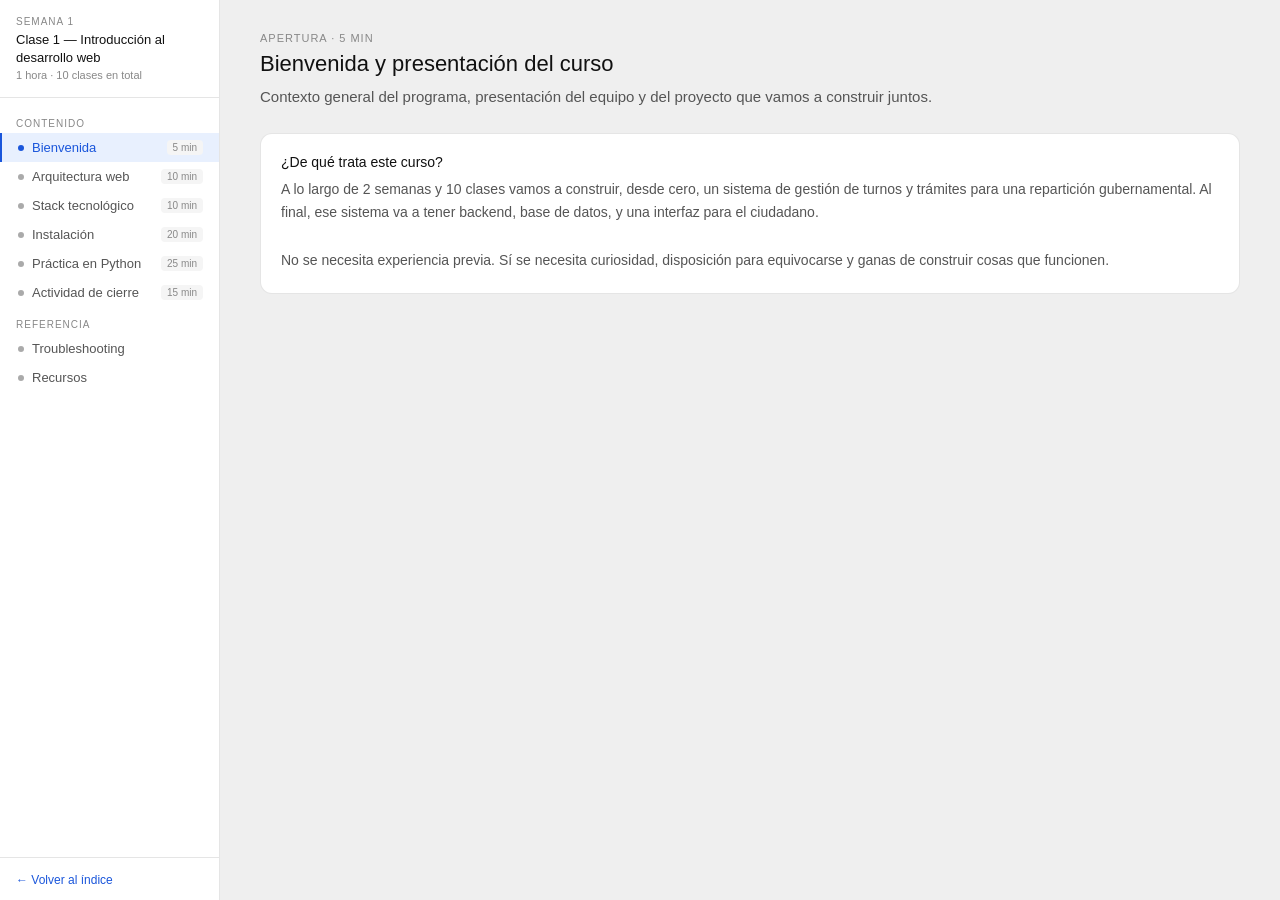
<file: clase1_desarrollo_web_canvas.html>
<!DOCTYPE html>
<html lang="es">
<head>
<meta charset="UTF-8">
<meta name="viewport" content="width=device-width, initial-scale=1.0">
<title>Clase 1 — Introducción al Desarrollo Web</title>
<link rel="stylesheet" href="canvas_shared.css">
</head>
<body>

<div class="canvas">
  <div class="sidebar">
    <div class="sidebar-top">
      <div class="sidebar-badge">Semana 1</div>
      <div class="sidebar-title">Clase 1 — Introducción al desarrollo web</div>
      <div class="sidebar-sub">1 hora · 10 clases en total</div>
    </div>
    <div class="nav">
      <div class="nav-label">Contenido</div>
      <div class="nav-item active" onclick="show('bienvenida',this)"><div class="nav-dot"></div>Bienvenida<span class="time-badge">5 min</span></div>
      <div class="nav-item" onclick="show('arquitectura',this)"><div class="nav-dot"></div>Arquitectura web<span class="time-badge">10 min</span></div>
      <div class="nav-item" onclick="show('stack',this)"><div class="nav-dot"></div>Stack tecnológico<span class="time-badge">10 min</span></div>
      <div class="nav-item" onclick="show('instalacion',this)"><div class="nav-dot"></div>Instalación<span class="time-badge">20 min</span></div>
      <div class="nav-item" onclick="show('interprete',this)"><div class="nav-dot"></div>Práctica en Python<span class="time-badge">25 min</span></div>
      <div class="nav-item" onclick="show('cierre',this)"><div class="nav-dot"></div>Actividad de cierre<span class="time-badge">15 min</span></div>
      <div class="nav-label">Referencia</div>
      <div class="nav-item" onclick="show('troubleshooting',this)"><div class="nav-dot"></div>Troubleshooting</div>
      <div class="nav-item" onclick="show('recursos',this)"><div class="nav-dot"></div>Recursos</div>
    </div>
    <div class="sidebar-home-link" style="margin-top:auto;padding:12px 16px;border-top:0.5px solid var(--color-border-tertiary);">
      <a href="index.html" style="font-size:12px;color:var(--color-text-info);text-decoration:none;font-weight:500;">← Volver al índice</a>
    </div>
  </div>

  <div class="main">

    <!-- BIENVENIDA -->
    <div id="bienvenida" class="section active">
      <div class="section-header">
        <div class="section-tag">Apertura · 5 min</div>
        <div class="section-title">Bienvenida y presentación del curso</div>
        <div class="section-desc">Contexto general del programa, presentación del equipo y del proyecto que vamos a construir juntos.</div>
      </div>
      <div class="card">
        <div class="card-title">¿De qué trata este curso?</div>
        <div class="card-body">A lo largo de 2 semanas y 10 clases vamos a construir, desde cero, un sistema de gestión de turnos y trámites para una repartición gubernamental. Al final, ese sistema va a tener backend, base de datos, y una interfaz para el ciudadano.<br><br>No se necesita experiencia previa. Sí se necesita curiosidad, disposición para equivocarse y ganas de construir cosas que funcionen.</div>
      </div>
      
      
    </div>

    <!-- ARQUITECTURA -->
    <div id="arquitectura" class="section">
      <div class="section-header">
        <div class="section-tag">Conceptos · 10 min</div>
        <div class="section-title">Arquitectura de una aplicación web</div>
        <div class="section-desc">Cuando un ciudadano accede a Argentina.gob.ar o solicita un turno en PAMI, hay tres capas de tecnología trabajando en simultáneo.</div>
      </div>
      <div class="card">
        <div class="card-title">Esquema de arquitectura web</div>
        <img
          src="images/arquitectura_web.png"
          alt="Diagrama de arquitectura de una aplicación web"
          style="display:block; width:100%; height:auto; border-radius:10px; margin-top:12px;"
        >
      </div>
      <div class="grid-2">
        <div class="layer-card">
          <div class="layer-icon" style="background:var(--color-background-success)">
            <svg width="16" height="16" viewBox="0 0 16 16" fill="none"><rect x="1" y="2" width="14" height="10" rx="2" stroke="var(--color-text-success)" stroke-width="1.2"/><path d="M5 14h6" stroke="var(--color-text-success)" stroke-width="1.2" stroke-linecap="round"/></svg>
          </div>
          <div class="layer-name">Frontend</div>
          <div class="layer-tech">HTML · CSS · JavaScript</div>
          <div class="layer-desc">Lo que el ciudadano ve e interactúa. Formularios, botones, pantallas. Corre en el navegador o la app del usuario.</div>
          <div class="layer-example">Ej: El formulario de solicitud de turno en Mi Argentina. Alguien programó cada campo, el botón y el mensaje de confirmación.</div>
        </div>
        <div class="layer-card">
          <div class="layer-icon" style="background:var(--color-background-info)">
            <svg width="16" height="16" viewBox="0 0 16 16" fill="none"><rect x="2" y="2" width="12" height="12" rx="2" stroke="var(--color-text-info)" stroke-width="1.2"/><path d="M5 8h6M8 5v6" stroke="var(--color-text-info)" stroke-width="1.2" stroke-linecap="round"/></svg>
          </div>
          <div class="layer-name">Backend</div>
          <div class="layer-tech">Python · Django</div>
          <div class="layer-desc">El servidor: recibe solicitudes, aplica reglas de negocio, valida datos, consulta la base de datos y devuelve respuestas.</div>
          <div class="layer-example">Ej: Cuando AFIP valida si una declaración tiene errores antes de aceptarla. Nadie lo ve, pero sin esto nada funciona.</div>
        </div>
        <div class="layer-card">
          <div class="layer-icon" style="background:var(--color-background-warning)">
            <svg width="16" height="16" viewBox="0 0 16 16" fill="none"><ellipse cx="8" cy="5" rx="6" ry="2.5" stroke="var(--color-text-warning)" stroke-width="1.2"/><path d="M2 5v6c0 1.38 2.69 2.5 6 2.5s6-1.12 6-2.5V5" stroke="var(--color-text-warning)" stroke-width="1.2"/></svg>
          </div>
          <div class="layer-name">Base de datos</div>
          <div class="layer-tech">PostgreSQL</div>
          <div class="layer-desc">Guarda toda la información de forma persistente: ciudadanos, trámites, turnos, documentos, historial.</div>
          <div class="layer-example">Ej: El padrón electoral, el SUBE, el Registro Civil. En su núcleo son bases de datos con aplicaciones encima.</div>
        </div>
      </div>
      <div class="card">
        <div class="card-title">¿Cómo fluye una petición? — Ejemplo: turno en PAMI</div>
        <div class="flow">
          <div class="flow-step">
            <div class="flow-left"><div class="flow-num">1</div><div class="flow-line"></div></div>
            <div class="flow-content"><div class="flow-title">El ciudadano toca "Pedir turno"</div><div class="flow-text">El frontend captura la acción. El ciudadano ve un spinner o mensaje de carga.</div></div>
          </div>
          <div class="flow-step">
            <div class="flow-left"><div class="flow-num">2</div><div class="flow-line"></div></div>
            <div class="flow-content"><div class="flow-title">El frontend envía una solicitud HTTP</div><div class="flow-text">"CUIL 20-12345678-3 quiere un turno para el martes." Esto viaja por internet hasta el servidor.</div></div>
          </div>
          <div class="flow-step">
            <div class="flow-left"><div class="flow-num">3</div><div class="flow-line"></div></div>
            <div class="flow-content"><div class="flow-title">El backend procesa la solicitud</div><div class="flow-text">Verifica credenciales, controla cobertura activa, busca disponibilidad horaria. Aplica las reglas del sistema.</div></div>
          </div>
          <div class="flow-step">
            <div class="flow-left"><div class="flow-num">4</div><div class="flow-line"></div></div>
            <div class="flow-content"><div class="flow-title">Guarda en la base de datos</div><div class="flow-text">El turno queda registrado con fecha, hora, médico asignado y estado "confirmado".</div></div>
          </div>
          <div class="flow-step">
            <div class="flow-left"><div class="flow-num">5</div></div>
            <div class="flow-content"><div class="flow-title">El frontend muestra la confirmación</div><div class="flow-text">"Tu turno es el martes 15 a las 10:30 en sede Palermo." Todo esto ocurre en menos de un segundo.</div></div>
          </div>
        </div>
      </div>
    </div>

    <!-- STACK -->
    <div id="stack" class="section">
      <div class="section-header">
        <div class="section-tag">Tecnología · 10 min</div>
        <div class="section-title">Stack tecnológico del curso</div>
        <div class="section-desc">Por qué elegimos estas herramientas y no otras.</div>
      </div>
      <div class="card">
        <div class="card-title">Python</div>
        <div class="card-body">Python es un lenguaje de programación de propósito general:</div>
        <ul style="margin:8px 0 12px 20px; color:var(--color-text-secondary); font-size:14px; line-height:1.55">
          <li>Permite crear scripts.</li>
          <li>Permite automatizar tareas.</li>
          <li>Permite construir APIs.</li>
          <li>Permite desarrollar aplicaciones web.</li>
          <li>Permite analizar datos.</li>
        </ul>
        <div class="card-body">Se destaca por su sintaxis clara y cercana al lenguaje humano, por eso es ideal para comenzar a programar sin perder potencia profesional. <br>
          Además, es un <strong>lenguaje dinámico</strong>: no tenés que declarar el tipo de dato de cada variable por adelantado, porque Python lo infiere en tiempo de ejecución.<br><br>Uno de los lenguajes más usados en el Estado y en la industria. Ya se usa en ARSAT, el Ministerio de Modernización y múltiples agencias que procesan datos públicos.</div>
        <div class="tip"><strong>¿Por qué es importante aprenderlo?</strong> Porque con Python podés resolver problemas reales rápidamente: desde validar trámites y procesar archivos masivos hasta construir servicios web escalables. Además, te abre salida laboral en backend, automatización, análisis de datos y machine learning.</div>
      </div>
      <div class="card">
        <div class="card-title">Django</div>
        <div class="card-body">El framework web de Python más maduro. Viene con panel de administración, gestión de usuarios, ORM para la base de datos y seguridad incorporada. No hay que reinventar la rueda. Muchos sistemas de gestión interna del Estado hispanohablante están construidos sobre Django.</div>
      </div>
      <div class="grid-2">
        <div class="card" style="margin-bottom:0">
          <div class="card-title">React</div>
          <div class="card-body" style="font-size:13px">Librería de JavaScript para construir interfaces. Permite crear componentes reutilizables y actualizar solo las partes de la pantalla que cambian.</div>
        </div>
        <div class="card" style="margin-bottom:0">
          <div class="card-title">JavaScript en el navegador</div>
          <div class="card-body" style="font-size:13px">Lenguaje que aporta interactividad: validaciones de formularios, manejo de eventos y actualización dinámica del contenido sin recargar la página.</div>
        </div>
      </div>
    </div>

    <!-- INSTALACION -->
    <div id="instalacion" class="section">
      <div class="section-header">
        <div class="section-tag">Setup · 20 min</div>
        <div class="section-title">Instalación del entorno de desarrollo</div>
        <div class="section-desc">Instalar todo lo necesario para trabajar. Al final de esta sección todos deben poder ejecutar <code>python3 --version</code> en la terminal.</div>
      </div>
      <div class="card">
        <div class="install-row">
          <div class="install-icon">Py</div>
          <div style="flex:1">
            <div class="install-name">Python 3.11+</div>
            <div class="install-desc">Lenguaje principal del curso. Verificar que sea versión 3 y no Python 2.</div>
            <div class="install-desc">Sitio oficial: <a href="https://www.python.org" target="_blank">python.org</a></div>
            
            <div class="install-cmds">
              <div class="os-row"><span class="os-label">Windows</span><span class="install-cmd">Descargar de python.org — marcar "Add Python to PATH"</span></div>
              <div class="os-row"><span class="os-label">Mac</span><span class="install-cmd">brew install python3</span></div>
              <div class="os-row"><span class="os-label">Linux</span><span class="install-cmd">sudo apt install python3 python3-pip</span></div>
              <div class="os-row"><span class="os-label">Verificar</span><span class="install-cmd">python3 --version</span></div>
            </div>
          </div>
        </div>
        <div class="install-row">
          <div class="install-icon">VS</div>
          <div style="flex:1">
            <div class="install-name">Visual Studio Code</div>
            <div class="install-desc">Editor de código gratuito con excelente soporte para Python. Instalar también la extensión oficial de Python (Microsoft).</div>
            <div class="install-desc">Sitio oficial: <a href="https://code.visualstudio.com" target="_blank">visualstudio.com</a></div>

            <div class="install-cmds">
              <div class="os-row"><span class="os-label">Instalar</span><span class="install-cmd">code.visualstudio.com → extensión "Python" de Microsoft</span></div>
              <div class="os-row"><span class="os-label">Verificar</span><span class="install-cmd">code --version</span></div>
            </div>
          </div>
        </div>        
        <div class="install-row">
          <div class="install-icon">N</div>
          <div style="flex:1">
            <div class="install-name">Node.js (LTS)</div>
            <div class="install-desc">Necesario para trabajar JavaScript moderno, herramientas de frontend y ejercicios prácticos en las semanas 6–7. Conviene instalarlo ahora.</div>
            <div class="install-cmds">
              <div class="os-row"><span class="os-label">Instalar</span><span class="install-cmd">nodejs.org → versión LTS</span></div>
              <div class="os-row"><span class="os-label">Verificar</span><span class="install-cmd">node --version && npm --version</span></div>
            </div>
          </div>
        </div>
      </div>
      
    </div>

    <!-- INTERPRETE -->
    <div id="interprete" class="section">
      <div class="section-header">
        <div class="section-tag">Práctica guiada · 25 min</div>
        <div class="section-title">Práctica en el intérprete de Python</div>
        <div class="section-desc">Abrir la terminal y ejecutar <code>python3</code>. El símbolo <code>>>></code> indica que Python espera instrucciones. Todos los ejercicios se hacen en vivo, replicando lo que muestra el instructor.</div>
      </div>

      <div class="card">
        <div class="ex-header"><div class="ex-num">1</div><div class="ex-title">Imprimir texto</div></div>
        <div class="code-block"><span class="kw">>>></span> <span class="kw">print</span>(<span class="string">"Bienvenido al sistema de turnos de ANSES"</span>)
Bienvenido al sistema de turnos de ANSES

<span class="kw">>>></span> <span class="kw">print</span>(<span class="string">"Número de expediente: EXP-2024-00123"</span>)
Número de expediente: EXP-2024-00123</div>
        <div class="card-body" style="font-size:13px">El texto siempre va entre comillas. Probarlo con el nombre propio: <code>print("Hola, soy [nombre] y trabajo en [organismo]")</code></div>
      </div>

      <div class="card">
        <div class="ex-header"><div class="ex-num">2</div><div class="ex-title">Operaciones matemáticas</div></div>
        <div class="code-block"><span class="kw">>>></span> 47 * 250
11750
<span class="comment"># Trámites por año (47/día × 250 días hábiles)</span>

<span class="kw">>>></span> 100 / 4
25.0
<span class="comment"># El .0 indica que el resultado es decimal</span></div>
        <div class="tip">Ejercicio: calcular cuántos trámites procesa una oficina en un año si atiende 47 por día durante 250 días hábiles.</div>
      </div>

      <div class="card">
        <div class="ex-header"><div class="ex-num">3</div><div class="ex-title">Leer errores (importante)</div></div>
        <div class="card-body" style="font-size:13px;margin-bottom:10px">Los errores son parte del trabajo diario. Vamos a cometerlos a propósito para aprender a leerlos.</div>
        <div class="code-block"><span class="kw">>>></span> print(<span class="string">"Turno confirmado"</span>
SyntaxError: '(' was never closed
<span class="comment"># Falta el paréntesis de cierre</span>

<span class="kw">>>></span> 10 / 0
ZeroDivisionError: division by zero

<span class="kw">>>></span> print(turno)
NameError: name 'turno' is not defined
<span class="comment"># No se puede usar algo que no se definió antes</span></div>
        <div class="tip">Regla práctica: ir directo a la última línea del error. Ahí está el tipo y la descripción. Es toda la información que se necesita para solucionarlo.</div>
      </div>

      <div class="card">
        <div class="ex-header"><div class="ex-num">4</div><div class="ex-title">Variables y f-strings</div></div>
        <div class="code-block"><span class="kw">>>></span> nombre = <span class="string">"Juan Pérez"</span>
<span class="kw">>>></span> dni = 28456789
<span class="kw">>>></span> <span class="kw">print</span>(<span class="string">f"Ciudadano: {nombre} — DNI: {dni}"</span>)
Ciudadano: Juan Pérez — DNI: 28456789</div>
        <div class="warn"><code>print("DNI: " + dni)</code> da TypeError — Python no mezcla texto y números. Usar f-strings o <code>str(dni)</code>.</div>
      </div>

      <div class="card">
        <div class="ex-header"><div class="ex-num">5</div><div class="ex-title">Cálculo con contexto real</div></div>
        <div class="card-body" style="font-size:13px;margin-bottom:10px">Un agente de AFIP calcula el monto de una multa con recargo:</div>
        <div class="code-block"><span class="kw">>>></span> deuda_original = 85000
<span class="kw">>>></span> tasa_recargo = 0.15
<span class="kw">>>></span> recargo = deuda_original * tasa_recargo
<span class="kw">>>></span> total = deuda_original + recargo
<span class="kw">>>></span> <span class="kw">print</span>(<span class="string">f"Deuda: ${deuda_original}"</span>)
<span class="kw">>>></span> <span class="kw">print</span>(<span class="string">f"Recargo 15%: ${recargo}"</span>)
<span class="kw">>>></span> <span class="kw">print</span>(<span class="string">f"Total: ${total}"</span>)
<span class="output">Deuda: $85000
Recargo 15%: $12750.0
Total: $97750.0</span></div>
        <div class="card-body" style="font-size:13px;margin-top:10px">Nombres descriptivos, cálculos explícitos, salida legible — esos tres hábitos diferencian código profesional.</div>
      </div>
    </div>

    <!-- CIERRE -->
    <div id="cierre" class="section">
      <div class="section-header">
        <div class="section-tag">Actividad · 15 min</div>
        <div class="section-title">Primer programa en un archivo real</div>
        <div class="section-desc">El intérprete interactivo es para explorar. Los programas reales viven en archivos. Vamos a crear el primero.</div>
      </div>

      <div class="card">
        <div class="card-title">Paso 1 — Crear la carpeta del proyecto</div>
        <div class="code-block">mkdir sistema-turnos
cd sistema-turnos
code .</div>
        <div class="card-body" style="font-size:13px;margin-top:8px">Esta carpeta va a contener todo el trabajo del curso. El comando <code>code .</code> abre VS Code en la carpeta actual.</div>
      </div>

      <div class="card">
        <div class="card-title">Paso 2 — Crear <code>bienvenida.py</code> y escribir el programa</div>
        <div class="tip">Tipear el código en lugar de copiarlo. Ese hábito acelera el aprendizaje en las primeras semanas.</div>
        <div class="code-block"><span class="comment"># Sistema de Gestión de Turnos - Módulo de Bienvenida
# Proyecto del curso de Desarrollo Web - Semana 1</span>

organismo = <span class="string">"Administración Nacional de la Seguridad Social"</span>
sigla = <span class="string">"ANSES"</span>
version = <span class="string">"1.0"</span>

<span class="kw">print</span>(<span class="string">"=" * 50</span>)
<span class="kw">print</span>(<span class="string">f"  {sigla} - Sistema de Atención al Ciudadano"</span>)
<span class="kw">print</span>(<span class="string">f"  Versión {version}"</span>)
<span class="kw">print</span>(<span class="string">"=" * 50</span>)
<span class="kw">print</span>()
<span class="kw">print</span>(<span class="string">f"Organismo: {organismo}"</span>)
<span class="kw">print</span>(<span class="string">"Estado del sistema: operativo"</span>)
<span class="kw">print</span>(<span class="string">"Turnos disponibles hoy: 48"</span>)
<span class="kw">print</span>()
<span class="kw">print</span>(<span class="string">"Para continuar, comuníquese con el administrador."</span>)
<span class="kw">print</span>(<span class="string">"=" * 50</span>)</div>
      </div>

      <div class="card">
        <div class="card-title">Paso 3 — Ejecutar</div>
        <div class="code-block">python3 bienvenida.py</div>
        <div class="code-block" style="margin-top:8px"><span class="output">==================================================
  ANSES - Sistema de Atención al Ciudadano
  Versión 1.0
==================================================

Organismo: Administración Nacional de la Seguridad Social
Estado del sistema: operativo
Turnos disponibles hoy: 48

Para continuar, comuníquese con el administrador.
==================================================</span></div>
      </div>

      
    </div>

    <!-- TROUBLESHOOTING -->
    <div id="troubleshooting" class="section">
      <div class="section-header">
        <div class="section-tag">Referencia</div>
        <div class="section-title">Troubleshooting de instalación</div>
        <div class="section-desc">Problemas frecuentes en la primera clase y cómo resolverlos.</div>
      </div>
      <div class="card">
        <div class="trouble-item">
          <div class="trouble-q">"Python no se reconoce como comando interno" (Windows)</div>
          <div class="trouble-a">Durante la instalación no se marcó "Add Python to PATH". Desinstalar y volver a instalar marcando esa opción. Alternativa: buscar "Editar variables de entorno del sistema" y agregar la ruta de Python manualmente.</div>
        </div>
        <div class="divider"></div>
        <div class="trouble-item">
          <div class="trouble-q">"Tengo Python 2 en lugar de Python 3"</div>
          <div class="trouble-a">En Mac y Linux el comando <code>python</code> puede apuntar a Python 2. Siempre usar <code>python3</code> durante el curso. Verificar con <code>python3 --version</code>.</div>
        </div>
        <div class="divider"></div>
        <div class="trouble-item">
          <div class="trouble-q">"VS Code no encuentra Python al ejecutar el archivo"</div>
          <div class="trouble-a">En la esquina inferior derecha de VS Code aparece el intérprete seleccionado. Hacer clic y elegir la versión Python 3 instalada.</div>
        </div>
        <div class="divider"></div>
        <div class="trouble-item">
          <div class="trouble-q">"El comando <code>code .</code> no funciona"</div>
          <div class="trouble-a">Abrir VS Code → Ver → Paleta de comandos (Ctrl+Shift+P) → escribir "Shell Command" → seleccionar "Install 'code' command in PATH". Abrir terminal nueva e intentar de nuevo.</div>
        </div>
        
        </div>
      </div>
    </div>

    <!-- RECURSOS -->
    <div id="recursos" class="section">
      <div class="section-header">
        <div class="section-tag">Referencia</div>
        <div class="section-title">Recursos adicionales</div>
        <div class="section-desc">Documentación oficial y materiales de consulta para profundizar entre clases.</div>
      </div>
      <div class="card">
        <div class="card-title">Para esta semana</div>
        <div class="install-row">
          <div style="flex:1">
            <div class="install-name">Documentación oficial de Python (español)</div>
            <div class="install-desc">Tutorial completo paso a paso, ideal para repasar entre clases.</div>
            <div class="install-cmd">docs.python.org/es/3/tutorial</div>
          </div>
        </div>
        <div class="install-row">
          <div style="flex:1">
            <div class="install-name">Portal de datos abiertos del Estado argentino</div>
            <div class="install-desc">Ver APIs gubernamentales reales que siguen el mismo modelo que vamos a construir.</div>
            <div class="install-cmd">datos.gob.ar</div>
          </div>
        </div>
      </div>
      <div class="card">
        <div class="card-title">Para cuando lleguemos a Django y React</div>
        <div class="install-row">
          <div style="flex:1">
            <div class="install-name">Documentación de Django</div>
            <div class="install-cmd">docs.djangoproject.com</div>
          </div>
        </div>
        <div class="install-row">
          <div style="flex:1">
            <div class="install-name">MDN Web Docs — JavaScript</div>
            <div class="install-cmd">developer.mozilla.org/es/docs/Web/JavaScript</div>
          </div>
        </div>
      </div>
      <div class="card">
        <div class="card-title">Para la próxima clase</div>
        <div class="card-body">Tener Python, VS Code y Git instalados y funcionando. Si surge algún problema con la instalación, anotarlo para resolverlo al inicio de la Clase 2. La Clase 2 arranca directamente con variables, tipos de datos y operaciones básicas.</div>
        <div style="margin-top:12px">
          <span class="pill pill-success">python3 --version ✓</span>
          <span class="pill pill-success">git --version ✓</span>
          <span class="pill pill-success">code --version ✓</span>
        </div>
      </div>
    </div>

  </div>
</div>

<script>
function show(id, el) {
  document.querySelectorAll('.section').forEach(s => s.classList.remove('active'));
  document.querySelectorAll('.nav-item').forEach(n => n.classList.remove('active'));
  document.getElementById(id).classList.add('active');
  el.classList.add('active');
  document.querySelector('.main').scrollTop = 0;
}
</script>
</body>
</html>
</file>
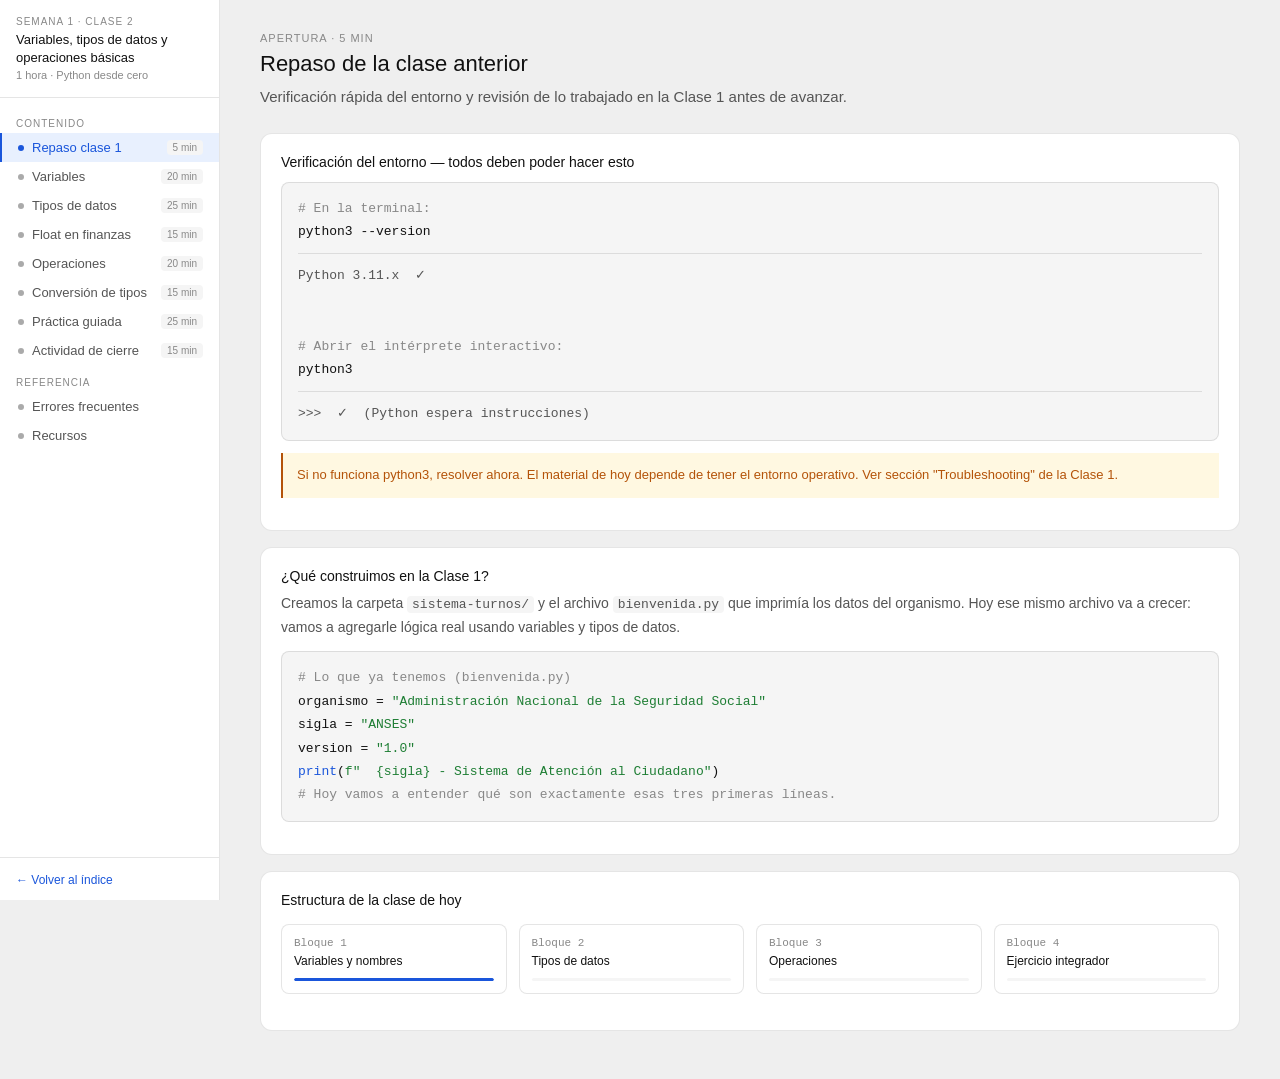
<file: clase2_variables_tipos_datos.html>
<!DOCTYPE html>
<html lang="es">
<head>
<meta charset="UTF-8">
<meta name="viewport" content="width=device-width, initial-scale=1.0">
<title>Clase 2 — Variables, tipos de datos y operaciones básicas</title>
<link rel="stylesheet" href="canvas_shared.css">
<style>
.sr-only{position:absolute;width:1px;height:1px;padding:0;margin:-1px;overflow:hidden;clip:rect(0,0,0,0);white-space:nowrap;border:0}
.grid-3{display:grid;grid-template-columns:repeat(3,1fr);gap:12px;margin-bottom:16px}
.type-card{border:0.5px solid var(--color-border-tertiary);border-radius:var(--border-radius-lg);padding:16px;background:var(--color-background-primary)}
.type-icon{width:36px;height:36px;border-radius:var(--border-radius-md);display:flex;align-items:center;justify-content:center;margin-bottom:12px;font-size:15px;font-weight:600;font-family:var(--font-mono)}
.type-name{font-size:13px;font-weight:500;color:var(--color-text-primary);margin-bottom:4px}
.type-keyword{font-size:11px;color:var(--color-text-tertiary);font-family:var(--font-mono);margin-bottom:8px}
.type-desc{font-size:13px;color:var(--color-text-secondary);line-height:1.6}
.type-example{font-size:12px;color:var(--color-text-info);background:var(--color-background-info);padding:6px 10px;border-radius:var(--border-radius-md);margin-top:10px;line-height:1.5;font-family:var(--font-mono)}
.code-block .num{color:var(--color-text-warning)}
.code-block .fn{color:var(--color-text-danger)}
.pill-danger{background:var(--color-background-danger);color:var(--color-text-danger)}
.danger{border-left:2px solid var(--color-border-danger);border-radius:0;background:var(--color-background-danger);padding:12px 14px;margin:12px 0;font-size:13px;color:var(--color-text-danger);line-height:1.6}
.ref-row{display:flex;align-items:flex-start;gap:12px;padding:14px 0;border-bottom:0.5px solid var(--color-border-tertiary)}
.ref-row:last-child{border-bottom:none}
.ref-icon{width:32px;height:32px;border-radius:var(--border-radius-md);background:var(--color-background-secondary);border:0.5px solid var(--color-border-tertiary);display:flex;align-items:center;justify-content:center;flex-shrink:0;font-size:12px;font-weight:600;font-family:var(--font-mono);color:var(--color-text-tertiary)}
.ref-name{font-size:13px;font-weight:500;color:var(--color-text-primary);margin-bottom:2px}
.ref-desc{font-size:12px;color:var(--color-text-secondary);line-height:1.5;margin-bottom:6px}
.ref-tag{font-family:var(--font-mono);font-size:11px;color:var(--color-text-secondary);background:var(--color-background-secondary);padding:3px 8px;border-radius:4px;display:inline-block}
.ops-table{width:100%;border-collapse:collapse;font-size:13px;margin:12px 0}
.ops-table th{text-align:left;font-size:11px;color:var(--color-text-tertiary);letter-spacing:.5px;text-transform:uppercase;padding:8px 12px;border-bottom:0.5px solid var(--color-border-tertiary);font-weight:500}
.ops-table td{padding:8px 12px;border-bottom:0.5px solid var(--color-border-tertiary);color:var(--color-text-secondary);line-height:1.5}
.ops-table tr:last-child td{border-bottom:none}
.ops-table td:first-child{font-family:var(--font-mono);font-size:13px;color:var(--color-text-primary);font-weight:500}
.ops-table td:nth-child(2){color:var(--color-text-tertiary);font-family:var(--font-mono);font-size:12px}
.checklist{list-style:none;display:flex;flex-direction:column;gap:8px;margin-top:12px}
.checklist li{display:flex;align-items:flex-start;gap:10px;font-size:13px;color:var(--color-text-secondary);line-height:1.5}
.check-icon{width:18px;height:18px;border-radius:50%;background:var(--color-background-success);color:var(--color-text-success);display:flex;align-items:center;justify-content:center;flex-shrink:0;margin-top:1px;font-size:10px}
.compare-row{display:flex;gap:12px;margin-bottom:12px}
.compare-col{flex:1;background:var(--color-background-secondary);border:0.5px solid var(--color-border-tertiary);border-radius:var(--border-radius-md);padding:12px}
.compare-label{font-size:10px;letter-spacing:1px;text-transform:uppercase;color:var(--color-text-tertiary);margin-bottom:6px}
.compare-code{font-family:var(--font-mono);font-size:12px;color:var(--color-text-primary);line-height:1.7}
</style>
</head>
<body>

<h2 class="sr-only">Material completo de la Clase 2: Variables, tipos de datos y operaciones básicas en Python</h2>

<div class="canvas">
  <div class="sidebar">
    <div class="sidebar-top">
      <div class="sidebar-badge">Semana 1 · Clase 2</div>
      <div class="sidebar-title">Variables, tipos de datos y operaciones básicas</div>
      <div class="sidebar-sub">1 hora · Python desde cero</div>
    </div>
    <div class="nav">
      <div class="nav-label">Contenido</div>
      <div class="nav-item active" onclick="show('repaso',this)"><div class="nav-dot"></div>Repaso clase 1<span class="time-badge">5 min</span></div>
      <div class="nav-item" onclick="show('variables',this)"><div class="nav-dot"></div>Variables<span class="time-badge">20 min</span></div>
      <div class="nav-item" onclick="show('tipos',this)"><div class="nav-dot"></div>Tipos de datos<span class="time-badge">25 min</span></div>
      <div class="nav-item" onclick="show('float_finanzas',this)"><div class="nav-dot"></div>Float en finanzas<span class="time-badge">15 min</span></div>
      <div class="nav-item" onclick="show('operaciones',this)"><div class="nav-dot"></div>Operaciones<span class="time-badge">20 min</span></div>
      <div class="nav-item" onclick="show('conversion',this)"><div class="nav-dot"></div>Conversión de tipos<span class="time-badge">15 min</span></div>
      <div class="nav-item" onclick="show('practica',this)"><div class="nav-dot"></div>Práctica guiada<span class="time-badge">25 min</span></div>
      <div class="nav-item" onclick="show('cierre',this)"><div class="nav-dot"></div>Actividad de cierre<span class="time-badge">15 min</span></div>
      <div class="nav-label">Referencia</div>
      <div class="nav-item" onclick="show('errores',this)"><div class="nav-dot"></div>Errores frecuentes</div>
      <div class="nav-item" onclick="show('recursos',this)"><div class="nav-dot"></div>Recursos</div>
    </div>
    <div class="sidebar-home-link" style="margin-top:auto;padding:12px 16px;border-top:0.5px solid var(--color-border-tertiary);">
      <a href="index.html" style="font-size:12px;color:var(--color-text-info);text-decoration:none;font-weight:500;">← Volver al índice</a>
    </div>
  </div>

  <div class="main">

    <!-- REPASO -->
    <div id="repaso" class="section active">
      <div class="section-header">
        <div class="section-tag">Apertura · 5 min</div>
        <div class="section-title">Repaso de la clase anterior</div>
        <div class="section-desc">Verificación rápida del entorno y revisión de lo trabajado en la Clase 1 antes de avanzar.</div>
      </div>
      <div class="card">
        <div class="card-title">Verificación del entorno — todos deben poder hacer esto</div>
        <div class="code-block"><span class="comment"># En la terminal:</span>
python3 --version
<span class="output">Python 3.11.x  ✓</span>

<span class="comment"># Abrir el intérprete interactivo:</span>
python3
<span class="output">>>>  ✓  (Python espera instrucciones)</span></div>
        <div class="warn">Si no funciona python3, resolver ahora. El material de hoy depende de tener el entorno operativo. Ver sección "Troubleshooting" de la Clase 1.</div>
      </div>
      <div class="card">
        <div class="card-title">¿Qué construimos en la Clase 1?</div>
        <div class="card-body">Creamos la carpeta <code style="font-family:var(--font-mono);font-size:13px;background:var(--color-background-secondary);padding:1px 5px;border-radius:4px">sistema-turnos/</code> y el archivo <code style="font-family:var(--font-mono);font-size:13px;background:var(--color-background-secondary);padding:1px 5px;border-radius:4px">bienvenida.py</code> que imprimía los datos del organismo. Hoy ese mismo archivo va a crecer: vamos a agregarle lógica real usando variables y tipos de datos.</div>
        <div class="code-block"><span class="comment"># Lo que ya tenemos (bienvenida.py)</span>
organismo = <span class="string">"Administración Nacional de la Seguridad Social"</span>
sigla = <span class="string">"ANSES"</span>
version = <span class="string">"1.0"</span>
<span class="kw">print</span>(<span class="string">f"  {sigla} - Sistema de Atención al Ciudadano"</span>)
<span class="comment"># Hoy vamos a entender qué son exactamente esas tres primeras líneas.</span></div>
      </div>
      <div class="card">
        <div class="card-title">Estructura de la clase de hoy</div>
        <div class="timeline">
          <div class="tl-item">
            <div class="tl-time">Bloque 1</div>
            <div class="tl-label">Variables y nombres</div>
            <div class="progress-bar"><div class="progress-fill" style="width:100%"></div></div>
          </div>
          <div class="tl-item">
            <div class="tl-time">Bloque 2</div>
            <div class="tl-label">Tipos de datos</div>
            <div class="progress-bar"><div class="progress-fill" style="width:0%"></div></div>
          </div>
          <div class="tl-item">
            <div class="tl-time">Bloque 3</div>
            <div class="tl-label">Operaciones</div>
            <div class="progress-bar"><div class="progress-fill" style="width:0%"></div></div>
          </div>
          <div class="tl-item">
            <div class="tl-time">Bloque 4</div>
            <div class="tl-label">Ejercicio integrador</div>
            <div class="progress-bar"><div class="progress-fill" style="width:0%"></div></div>
          </div>
        </div>
      </div>
    </div>

    <!-- VARIABLES -->
    <div id="variables" class="section">
      <div class="section-header">
        <div class="section-tag">Conceptos · 20 min</div>
        <div class="section-title">Variables</div>
        <div class="section-desc">Una variable es un nombre que apunta a un valor guardado en memoria. Es la herramienta más básica de la programación: sin variables, no hay programa.</div>
      </div>

      <div class="card">
        <div class="card-title">¿Qué es una variable?</div>
        <div class="card-body">Cuando ANSES registra un turno, necesita recordar el nombre del ciudadano, su CUIL, la fecha y la dependencia. Esos datos tienen que vivir en algún lado mientras el programa corre. Las variables son los cajones donde los guardamos.</div>
        <div class="code-block"><span class="comment"># Definir una variable: nombre = valor</span>
nombre_ciudadano = <span class="string">"María González"</span>
cuil = <span class="string">"27-34567890-1"</span>
turno_numero = <span class="num">1042</span>
turno_disponible = <span class="kw">True</span>

<span class="comment"># Usar las variables</span>
<span class="kw">print</span>(<span class="string">f"Turno #{turno_numero} — {nombre_ciudadano}"</span>)
<span class="output">Turno #1042 — María González</span></div>
        <div class="tip">La variable no es el dato: es el nombre con el que Python lo recuerda. Es como la etiqueta de una carpeta en el archivo.</div>
      </div>

      <div class="card">
        <div class="card-title">Reglas para nombrar variables</div>
        <div class="card-body" style="margin-bottom:14px">Python tiene reglas estrictas. Violarlas produce errores de sintaxis antes de que el programa corra.</div>
        <div class="compare-row">
          <div class="compare-col" style="border-color:var(--color-border-success)">
            <div class="compare-label" style="color:var(--color-text-success)">✓ Válido</div>
            <div class="compare-code">nombre_ciudadano
cuil
turno_numero_2
fecha_alta
_id_interno</div>
          </div>
          <div class="compare-col" style="border-color:var(--color-border-danger)">
            <div class="compare-label" style="color:var(--color-text-danger)">✗ Inválido</div>
            <div class="compare-code">2do_turno       <span style="color:var(--color-text-tertiary)"># empieza con número</span>
nombre ciudadano <span style="color:var(--color-text-tertiary)"># tiene espacio</span>
turno-nro       <span style="color:var(--color-text-tertiary)"># tiene guión</span>
class           <span style="color:var(--color-text-tertiary)"># palabra reservada</span></div>
          </div>
        </div>
        <div class="tip">Convención en Python: <strong>snake_case</strong>. Todo en minúsculas, palabras separadas por guión bajo. Ej: <code style="font-family:var(--font-mono)">fecha_nacimiento</code>, <code style="font-family:var(--font-mono)">codigo_dependencia</code>. Es el estándar en todo el ecosistema Python.</div>
      </div>

      <div class="card">
        <div class="card-title">Las variables se pueden reasignar</div>
        <div class="card-body" style="margin-bottom:10px">Una variable puede cambiar de valor en cualquier momento. Python usa siempre el último valor asignado.</div>
        <div class="code-block">estado_turno = <span class="string">"pendiente"</span>
<span class="kw">print</span>(estado_turno)
<span class="output">pendiente</span>

estado_turno = <span class="string">"confirmado"</span>
<span class="kw">print</span>(estado_turno)
<span class="output">confirmado</span>

estado_turno = <span class="string">"atendido"</span>
<span class="kw">print</span>(estado_turno)
<span class="output">atendido</span></div>
        <div class="card-body" style="font-size:13px;margin-top:8px">Esto modela perfectamente el ciclo de vida de un turno: cambia de estado a medida que el sistema procesa al ciudadano.</div>
      </div>

      <div class="card">
        <div class="card-title">type() — inspeccionar qué hay en una variable</div>
        <div class="card-body" style="margin-bottom:10px">Python permite preguntar de qué tipo es un valor con la función <code style="font-family:var(--font-mono)">type()</code>. Muy útil para entender errores.</div>
        <div class="code-block"><span class="kw">print</span>(<span class="fn">type</span>(<span class="string">"ANSES"</span>))
<span class="output">&lt;class 'str'&gt;</span>

<span class="kw">print</span>(<span class="fn">type</span>(<span class="num">42</span>))
<span class="output">&lt;class 'int'&gt;</span>

<span class="kw">print</span>(<span class="fn">type</span>(<span class="num">3.14</span>))
<span class="output">&lt;class 'float'&gt;</span>

<span class="kw">print</span>(<span class="fn">type</span>(<span class="kw">True</span>))
<span class="output">&lt;class 'bool'&gt;</span></div>
      </div>
    </div>

    <!-- TIPOS DE DATOS -->
    <div id="tipos" class="section">
      <div class="section-header">
        <div class="section-tag">Conceptos · 25 min</div>
        <div class="section-title">Tipos de datos</div>
        <div class="section-desc">Python clasifica cada valor en un tipo. El tipo determina qué operaciones se pueden hacer con ese valor. Conocer los tipos evita la mayoría de los errores de principiante.</div>
      </div>

      <div class="grid-2">
        <div class="type-card">
          <div class="type-icon" style="background:var(--color-background-info);color:var(--color-text-info)">str</div>
          <div class="type-name">String — Texto</div>
          <div class="type-keyword">str</div>
          <div class="type-desc">Cualquier texto: nombres, direcciones, códigos, mensajes. Siempre va entre comillas simples o dobles.</div>
          <div class="type-example">nombre = "Juan Pérez"
organismo = 'AFIP'
cuil = "20-12345678-3"</div>
        </div>
        <div class="type-card">
          <div class="type-icon" style="background:var(--color-background-warning);color:var(--color-text-warning)">int</div>
          <div class="type-name">Integer — Entero</div>
          <div class="type-keyword">int</div>
          <div class="type-desc">Números sin decimales. Contadores, identificadores, cantidades. Sin comillas.</div>
          <div class="type-example">turnos_disponibles = 48
numero_expediente = 20240123
anio = 2024</div>
        </div>
        <div class="type-card">
          <div class="type-icon" style="background:var(--color-background-danger);color:var(--color-text-danger)">flt</div>
          <div class="type-name">Float — Decimal</div>
          <div class="type-keyword">float</div>
          <div class="type-desc">Números con parte decimal aproximada. Útil para mediciones y porcentajes; en dinero puede generar pequeñas diferencias por precisión binaria.</div>
          <div class="type-example">tasa_recargo = 0.15
monto_multa = 12750.50
latitud = -34.6037</div>
        </div>
        <div class="type-card">
          <div class="type-icon" style="background:var(--color-background-success);color:var(--color-text-success)">T/F</div>
          <div class="type-name">Boolean — Verdadero/Falso</div>
          <div class="type-keyword">bool</div>
          <div class="type-desc">Solo dos valores posibles: True o False. Representa estados binarios: activo/inactivo, aprobado/rechazado.</div>
          <div class="type-example">turno_disponible = True
cobertura_activa = False
mayor_de_edad = True</div>
        </div>
      </div>

      <div class="card">
        <div class="card-title">Strings en profundidad — los más usados en sistemas de gestión</div>
        <div class="card-body" style="margin-bottom:12px">Los strings tienen operaciones propias que se aplican con punto. Son las más frecuentes al trabajar con datos de ciudadanos.</div>
        <div class="code-block">nombre = <span class="string">"  María Elena González  "</span>

<span class="comment"># Eliminar espacios extra (datos de formularios siempre traen basura)</span>
<span class="kw">print</span>(nombre.<span class="fn">strip</span>())
<span class="output">María Elena González</span>

<span class="comment"># Convertir a mayúsculas (para comparaciones y reportes)</span>
<span class="kw">print</span>(nombre.<span class="fn">strip</span>().<span class="fn">upper</span>())
<span class="output">MARÍA ELENA GONZÁLEZ</span>

<span class="comment"># Longitud del string</span>
<span class="kw">print</span>(<span class="fn">len</span>(nombre.<span class="fn">strip</span>()))
<span class="output">20</span>

<span class="comment"># Reemplazar texto</span>
cuil = <span class="string">"20-12345678-3"</span>
<span class="kw">print</span>(cuil.<span class="fn">replace</span>(<span class="string">"-"</span>, <span class="string">""</span>))
<span class="output">20123456783</span></div>
        <div class="tip">strip(), upper(), lower(), replace() y len() aparecen constantemente al procesar datos del ciudadano. Memorizar estos cinco es prioritario.</div>
      </div>

      <div class="card">
        <div class="card-title">El CUIL no es un número — ejemplo clave de por qué importa el tipo</div>
        <div class="card-body" style="margin-bottom:10px">Este es el error conceptual más común al modelar datos de personas en sistemas gubernamentales.</div>
        <div class="code-block"><span class="comment"># ✗ Incorrecto — el CUIL como número</span>
cuil_mal = <span class="num">20123456783</span>
<span class="comment"># ¿Qué pasa si el CUIL empieza en 01? Python elimina el cero.
# ¿Cómo se muestra el guión 20-12345678-3? No se puede.
# ¿Tiene sentido sumar dos CUILes? No.</span>

<span class="comment"># ✓ Correcto — el CUIL como texto</span>
cuil_bien = <span class="string">"20-12345678-3"</span>
<span class="comment"># Conserva el formato. Se puede validar, mostrar, comparar.</span></div>
        <div class="warn">Regla práctica: si un número representa una identidad (DNI, CUIL, CUIT, expediente, código postal) → es str, no int. Si se va a sumar o calcular → es int o float.</div>
      </div>
    </div>

    <!-- FLOAT EN FINANZAS -->
    <div id="float_finanzas" class="section">
      <div class="section-header">
        <div class="section-tag">Aplicación · 15 min</div>
        <div class="section-title">Float en transacciones financieras</div>
        <div class="section-desc">En sistemas de cobro, facturación y liquidación, usar <code style="font-family:var(--font-mono)">float</code> puede generar diferencias de centavos. Esta sección muestra por qué y qué usar en su lugar.</div>
      </div>

      <div class="card">
        <div class="card-title">Por qué no usar float para dinero</div>
        <div class="card-body" style="margin-bottom:10px">En dinero, un centavo importa. <code style="font-family:var(--font-mono)">float</code> guarda números en binario y muchos decimales no se representan exactos (por ejemplo, 0.1). Eso genera diferencias pequeñas pero reales que se acumulan en cajas, conciliaciones y reportes.</div>
        <div class="code-block"><span class="comment"># Caso real 1: cobro de comisión por transacción</span>
comision = <span class="num">0.1</span> + <span class="num">0.2</span>
<span class="kw">print</span>(comision)
<span class="output">0.30000000000000004</span>

<span class="comment"># Caso real 2: sumar 0.10 en 10.000 pagos chicos</span>
total = <span class="num">0.0</span>
<span class="kw">for</span> _ <span class="kw">in</span> <span class="fn">range</span>(<span class="num">10000</span>):
    total += <span class="num">0.10</span>
<span class="kw">print</span>(total)
<span class="output">999.9999999999062</span></div>
        <div class="danger">Conclusión operativa: <strong>float sirve para cálculos científicos o métricas</strong>, pero no para saldos, pagos, impuestos, intereses o facturación.</div>
      </div>

      <div class="card">
        <div class="card-title">Qué usar en su lugar: Decimal o enteros</div>
        <div class="code-block"><span class="comment"># Alternativa 1 (recomendada): Decimal para montos exactos</span>
<span class="kw">from</span> decimal <span class="kw">import</span> Decimal

precio = Decimal(<span class="string">"1250.35"</span>)
impuesto = Decimal(<span class="string">"0.21"</span>)
total = precio * (<span class="num">1</span> + impuesto)
<span class="kw">print</span>(total)
<span class="output">1513.9235</span>

<span class="comment"># Alternativa 2: enteros en centavos (muy común en pasarelas de pago)</span>
monto_centavos = <span class="num">125035</span>   <span class="comment"># $1250.35</span>
descuento_centavos = <span class="num">5000</span> <span class="comment"># $50.00</span>
total_centavos = monto_centavos - descuento_centavos
<span class="kw">print</span>(total_centavos)
<span class="output">120035</span></div>
        <ul class="checklist">
          <li><span class="check-icon">✓</span><span><strong>Decimal</strong>: ideal para impuestos, intereses y redondeo contable.</span></li>
          <li><span class="check-icon">✓</span><span><strong>Enteros (centavos)</strong>: ideal para alto volumen transaccional y APIs de pago.</span></li>
          <li><span class="check-icon">✓</span><span>Regla práctica: guardar dinero como <code style="font-family:var(--font-mono)">Decimal</code> o centavos enteros; usar <code style="font-family:var(--font-mono)">float</code> solo para mostrar aproximaciones.</span></li>
        </ul>
      </div>
    </div>

    <!-- OPERACIONES -->
    <div id="operaciones" class="section">
      <div class="section-header">
        <div class="section-tag">Conceptos · 20 min</div>
        <div class="section-title">Operaciones básicas</div>
        <div class="section-desc">Cada tipo de dato permite distintas operaciones. Conocer cuáles son evita los TypeError que aparecen al mezclar tipos incompatibles.</div>
      </div>

      <div class="card">
        <div class="card-title">Operaciones aritméticas (int y float)</div>
        <table class="ops-table">
          <tr><th>Operador</th><th>Ejemplo</th><th>Resultado</th><th>Uso en gestión pública</th></tr>
          <tr><td>+</td><td>1200 + 350</td><td>1550</td><td>Suma de montos o días</td></tr>
          <tr><td>-</td><td>48 - 12</td><td>36</td><td>Turnos libres restantes</td></tr>
          <tr><td>*</td><td>47 * 250</td><td>11750</td><td>Trámites anuales estimados</td></tr>
          <tr><td>/</td><td>100 / 4</td><td>25.0</td><td>División (siempre devuelve float)</td></tr>
          <tr><td>//</td><td>100 // 4</td><td>25</td><td>División entera (sin decimales)</td></tr>
          <tr><td>%</td><td>10 % 3</td><td>1</td><td>Resto — verificar paridad, turnos por turno</td></tr>
          <tr><td>**</td><td>2 ** 8</td><td>256</td><td>Potenciación — cálculos de interés compuesto</td></tr>
        </table>
      </div>

      <div class="card">
        <div class="card-title">Operaciones con strings</div>
        <div class="code-block"><span class="comment"># Concatenación — unir strings con +</span>
nombre = <span class="string">"Juan"</span>
apellido = <span class="string">"Pérez"</span>
nombre_completo = nombre + <span class="string">" "</span> + apellido
<span class="kw">print</span>(nombre_completo)
<span class="output">Juan Pérez</span>

<span class="comment"># Repetición — multiplicar string por número</span>
separador = <span class="string">"="</span> * <span class="num">40</span>
<span class="kw">print</span>(separador)
<span class="output">========================================</span>

<span class="comment"># f-strings — la forma recomendada de combinar texto y variables</span>
turno = <span class="num">1042</span>
dependencia = <span class="string">"Palermo"</span>
<span class="kw">print</span>(<span class="string">f"Turno {turno} asignado a sede {dependencia}"</span>)
<span class="output">Turno 1042 asignado a sede Palermo</span></div>
        <div class="tip">Preferir siempre f-strings sobre concatenación con +. Son más legibles, menos propensas a error y permiten expresiones dentro de las llaves: <code style="font-family:var(--font-mono)">f"Total: ${deuda * 1.15:.2f}"</code></div>
      </div>

      <div class="card">
        <div class="card-title">Operadores de comparación — devuelven True o False</div>
        <div class="code-block">turnos_disponibles = <span class="num">48</span>
turno_solicitado = <span class="num">50</span>

<span class="kw">print</span>(turnos_disponibles > <span class="num">0</span>)       <span class="comment"># ¿Hay turnos?</span>
<span class="output">True</span>

<span class="kw">print</span>(turno_solicitado > turnos_disponibles)  <span class="comment"># ¿Se puede atender?</span>
<span class="output">False</span>

edad = <span class="num">17</span>
<span class="kw">print</span>(edad >= <span class="num">18</span>)   <span class="comment"># ¿Es mayor de edad?</span>
<span class="output">False</span>

cuil_ingresado = <span class="string">"20-12345678-3"</span>
cuil_sistema = <span class="string">"20-12345678-3"</span>
<span class="kw">print</span>(cuil_ingresado == cuil_sistema)   <span class="comment"># ¿Coincide el CUIL?</span>
<span class="output">True</span></div>
        <div class="card-body" style="font-size:13px;margin-top:10px">Los operadores de comparación son la base de los <strong>condicionales</strong>, que vemos en la Clase 3. Todo el comportamiento lógico del sistema de turnos va a depender de estos resultados.</div>
      </div>
    </div>

    <!-- CONVERSIÓN DE TIPOS -->
    <div id="conversion" class="section">
      <div class="section-header">
        <div class="section-tag">Conceptos · 15 min</div>
        <div class="section-title">Conversión de tipos</div>
        <div class="section-desc">Los datos que ingresan al sistema (desde formularios, archivos, APIs) casi siempre llegan como texto. Saber convertirlos al tipo correcto es una habilidad fundamental.</div>
      </div>

      <div class="card">
        <div class="card-title">Las funciones de conversión</div>
        <div class="code-block"><span class="comment"># str() → convierte a texto</span>
numero = <span class="num">1042</span>
<span class="kw">print</span>(<span class="string">"Turno N°: "</span> + <span class="fn">str</span>(numero))
<span class="output">Turno N°: 1042</span>

<span class="comment"># int() → convierte a entero</span>
dato_formulario = <span class="string">"25"</span>   <span class="comment"># llegó como texto</span>
edad = <span class="fn">int</span>(dato_formulario)
<span class="kw">print</span>(edad + <span class="num">1</span>)
<span class="output">26</span>

<span class="comment"># float() → convierte a decimal</span>
monto_texto = <span class="string">"85000.50"</span>
monto = <span class="fn">float</span>(monto_texto)
<span class="kw">print</span>(monto * <span class="num">1.15</span>)
<span class="output">97750.575</span></div>
      </div>

      <div class="card">
        <div class="card-title">El error de tipo más frecuente — y cómo resolverlo</div>
        <div class="code-block"><span class="comment"># Dato de formulario: llega siempre como string</span>
turnos_str = <span class="string">"48"</span>

<span class="comment"># ✗ Esto falla</span>
total = turnos_str + <span class="num">10</span>
<span class="output">TypeError: can only concatenate str (not "int") to str</span>

<span class="comment"># ✓ Convertir primero, operar después</span>
total = <span class="fn">int</span>(turnos_str) + <span class="num">10</span>
<span class="kw">print</span>(total)
<span class="output">58</span></div>
        <div class="danger">int() falla si el string no es un número válido: <code style="font-family:var(--font-mono)">int("veinte")</code> → ValueError. En producción siempre validar antes de convertir. Lo veremos en la Semana 2 con manejo de errores.</div>
      </div>

      <div class="card">
        <div class="card-title">Formatear números para salidas legibles</div>
        <div class="code-block">monto = <span class="num">97750.575</span>

<span class="comment"># Redondear a 2 decimales</span>
<span class="kw">print</span>(<span class="fn">round</span>(monto, <span class="num">2</span>))
<span class="output">97750.58</span>

<span class="comment"># Formatear como moneda en f-string</span>
<span class="kw">print</span>(<span class="string">f"Total a pagar: ${monto:.2f}"</span>)
<span class="output">Total a pagar: $97750.58</span>

<span class="comment"># El :.2f dentro de las llaves indica "2 decimales fijos"</span></div>
        <div class="tip">El formato <code style="font-family:var(--font-mono)">:.2f</code> es el estándar para mostrar montos en sistemas de gestión. Evita que aparezcan números como $97750.574999999.</div>
      </div>
    </div>

    <!-- PRÁCTICA GUIADA -->
    <div id="practica" class="section">
      <div class="section-header">
        <div class="section-tag">Práctica guiada · 25 min</div>
        <div class="section-title">Ejercicios en el intérprete</div>
        <div class="section-desc">Abrir el intérprete con <code style="font-family:var(--font-mono);font-size:13px;background:var(--color-background-secondary);padding:1px 5px;border-radius:4px">python3</code> y replicar cada ejercicio mientras el instructor lo hace en pantalla.</div>
      </div>

      <div class="card">
        <div class="ex-header"><div class="ex-num">1</div><div class="ex-title">Modelar un ciudadano</div></div>
        <div class="card-body" style="font-size:13px;margin-bottom:10px">Representar a un ciudadano con sus datos básicos usando el tipo correcto para cada campo.</div>
        <div class="code-block"><span class="kw">>>></span> nombre = <span class="string">"Ana Rodríguez"</span>
<span class="kw">>>></span> cuil = <span class="string">"27-28456789-4"</span>
<span class="kw">>>></span> edad = <span class="num">43</span>
<span class="kw">>>></span> cobertura_activa = <span class="kw">True</span>
<span class="kw">>>></span> saldo_deuda = <span class="num">0.0</span>

<span class="kw">>>></span> <span class="kw">print</span>(<span class="string">f"Ciudadano: {nombre}"</span>)
<span class="kw">>>></span> <span class="kw">print</span>(<span class="string">f"CUIL: {cuil}"</span>)
<span class="kw">>>></span> <span class="kw">print</span>(<span class="string">f"Edad: {edad} años"</span>)
<span class="kw">>>></span> <span class="kw">print</span>(<span class="string">f"Cobertura: {cobertura_activa}"</span>)
<span class="kw">>>></span> <span class="kw">print</span>(<span class="string">f"Deuda: ${saldo_deuda:.2f}"</span>)
<span class="output">Ciudadano: Ana Rodríguez
CUIL: 27-28456789-4
Edad: 43 años
Cobertura: True
Deuda: $0.00</span></div>
      </div>

      <div class="card">
        <div class="ex-header"><div class="ex-num">2</div><div class="ex-title">Calcular disponibilidad de turnos</div></div>
        <div class="card-body" style="font-size:13px;margin-bottom:10px">Un agente necesita saber cuántos turnos quedan libres en el día.</div>
        <div class="code-block"><span class="kw">>>></span> capacidad_diaria = <span class="num">60</span>
<span class="kw">>>></span> turnos_tomados = <span class="num">47</span>
<span class="kw">>>></span> turnos_libres = capacidad_diaria - turnos_tomados
<span class="kw">>>></span> porcentaje_ocupacion = (turnos_tomados / capacidad_diaria) * <span class="num">100</span>

<span class="kw">>>></span> <span class="kw">print</span>(<span class="string">f"Capacidad: {capacidad_diaria} turnos"</span>)
<span class="kw">>>></span> <span class="kw">print</span>(<span class="string">f"Tomados: {turnos_tomados}"</span>)
<span class="kw">>>></span> <span class="kw">print</span>(<span class="string">f"Libres: {turnos_libres}"</span>)
<span class="kw">>>></span> <span class="kw">print</span>(<span class="string">f"Ocupación: {porcentaje_ocupacion:.1f}%"</span>)
<span class="kw">>>></span> <span class="kw">print</span>(<span class="string">f"¿Hay turnos? {turnos_libres > 0}"</span>)
<span class="output">Capacidad: 60 turnos
Tomados: 47
Libres: 13
Ocupación: 78.3%
¿Hay turnos? True</span></div>
      </div>

      <div class="card">
        <div class="ex-header"><div class="ex-num">3</div><div class="ex-title">Calcular multa con recargo</div></div>
        <div class="card-body" style="font-size:13px;margin-bottom:10px">Un agente de AFIP necesita calcular el total a pagar incluyendo recargo por mora.</div>
        <div class="code-block"><span class="kw">>>></span> deuda_original = <span class="num">85000</span>
<span class="kw">>>></span> meses_mora = <span class="num">3</span>
<span class="kw">>>></span> tasa_mensual = <span class="num">0.05</span>   <span class="comment"># 5% mensual</span>

<span class="kw">>>></span> recargo_total = deuda_original * tasa_mensual * meses_mora
<span class="kw">>>></span> total_a_pagar = deuda_original + recargo_total

<span class="kw">>>></span> <span class="kw">print</span>(<span class="string">"=" * 35</span>)
<span class="kw">>>></span> <span class="kw">print</span>(<span class="string">"  LIQUIDACIÓN DE DEUDA — AFIP"</span>)
<span class="kw">>>></span> <span class="kw">print</span>(<span class="string">"=" * 35</span>)
<span class="kw">>>></span> <span class="kw">print</span>(<span class="string">f"Deuda original:  ${deuda_original:,.2f}"</span>)
<span class="kw">>>></span> <span class="kw">print</span>(<span class="string">f"Meses en mora:   {meses_mora}"</span>)
<span class="kw">>>></span> <span class="kw">print</span>(<span class="string">f"Recargo ({<span class="fn">int</span>(tasa_mensual*100)}%/mes): ${recargo_total:,.2f}"</span>)
<span class="kw">>>></span> <span class="kw">print</span>(<span class="string">f"TOTAL A PAGAR:   ${total_a_pagar:,.2f}"</span>)
<span class="output">===================================
  LIQUIDACIÓN DE DEUDA — AFIP
===================================
Deuda original:  $85,000.00
Meses en mora:   3
Recargo (5%/mes): $12,750.00
TOTAL A PAGAR:   $97,750.00</span></div>
        <div class="tip">El formato <code style="font-family:var(--font-mono)">:,.2f</code> agrega separador de miles (coma) y dos decimales. Indispensable para mostrar montos en sistemas financieros del Estado.</div>
      </div>

      <div class="card">
        <div class="ex-header"><div class="ex-num">4</div><div class="ex-title">Procesar datos de un formulario</div></div>
        <div class="card-body" style="font-size:13px;margin-bottom:10px">Simular la llegada de datos desde un formulario web (todo llega como string) y convertirlos al tipo correcto.</div>
        <div class="code-block"><span class="comment"># Datos tal como llegan del formulario — todo es texto</span>
<span class="kw">>>></span> nombre_raw = <span class="string">"  carlos méndez  "</span>
<span class="kw">>>></span> edad_raw = <span class="string">"34"</span>
<span class="kw">>>></span> deuda_raw = <span class="string">"12500.75"</span>

<span class="comment"># Limpiar y convertir</span>
<span class="kw">>>></span> nombre = nombre_raw.<span class="fn">strip</span>().<span class="fn">title</span>()
<span class="kw">>>></span> edad = <span class="fn">int</span>(edad_raw)
<span class="kw">>>></span> deuda = <span class="fn">float</span>(deuda_raw)

<span class="comment"># Usar los datos ya procesados</span>
<span class="kw">>>></span> <span class="kw">print</span>(<span class="string">f"Nombre: {nombre}"</span>)
<span class="kw">>>></span> <span class="kw">print</span>(<span class="string">f"Edad: {edad} años"</span>)
<span class="kw">>>></span> <span class="kw">print</span>(<span class="string">f"Deuda: ${deuda:,.2f}"</span>)
<span class="kw">>>></span> <span class="kw">print</span>(<span class="string">f"Mayor de edad: {edad >= 18}"</span>)
<span class="output">Nombre: Carlos Méndez
Edad: 34 años
Deuda: $12,500.75
Mayor de edad: True</span></div>
        <div class="card-body" style="font-size:13px;margin-top:10px">El método <code style="font-family:var(--font-mono)">.title()</code> capitaliza la primera letra de cada palabra — útil para normalizar nombres ingresados en mayúsculas o minúsculas.</div>
      </div>
    </div>

    <!-- CIERRE -->
    <div id="cierre" class="section">
      <div class="section-header">
        <div class="section-tag">Actividad · 15 min</div>
        <div class="section-title">Ampliar el sistema de turnos</div>
        <div class="section-desc">Retomamos el archivo <code style="font-family:var(--font-mono);font-size:13px;background:var(--color-background-secondary);padding:1px 5px;border-radius:4px">bienvenida.py</code> de la Clase 1 y lo transformamos en algo más real.</div>
      </div>

      <div class="card">
        <div class="card-title">El archivo nuevo: <code style="font-family:var(--font-mono);font-size:13px">sistema_turnos.py</code></div>
        <div class="tip">Tipear el código. No copiar. El músculo se desarrolla escribiendo.</div>
        <div class="code-block"><span class="comment"># Sistema de Gestión de Turnos — Módulo Principal
# Semana 1, Clase 2 — Variables y tipos de datos</span>

<span class="comment"># === CONFIGURACIÓN DEL ORGANISMO ===</span>
organismo = <span class="string">"Administración Nacional de la Seguridad Social"</span>
sigla = <span class="string">"ANSES"</span>
dependencia = <span class="string">"Sede Palermo"</span>
sistema_version = <span class="string">"1.1"</span>

<span class="comment"># === ESTADO DEL DÍA ===</span>
capacidad_diaria = <span class="num">60</span>
turnos_tomados = <span class="num">47</span>
turnos_libres = capacidad_diaria - turnos_tomados
sistema_activo = <span class="kw">True</span>

<span class="comment"># === PRÓXIMO TURNO ===</span>
proximo_turno = <span class="num">1043</span>
nombre_ciudadano = <span class="string">"Laura Fernández"</span>
cuil_ciudadano = <span class="string">"27-31456789-5"</span>
tramite = <span class="string">"Jubilación por vejez"</span>

<span class="comment"># === SALIDA DEL SISTEMA ===</span>
<span class="kw">print</span>(<span class="string">"=" * 50</span>)
<span class="kw">print</span>(<span class="string">f"  {sigla} — {dependencia}"</span>)
<span class="kw">print</span>(<span class="string">f"  Sistema v{sistema_version} | Activo: {sistema_activo}"</span>)
<span class="kw">print</span>(<span class="string">"=" * 50</span>)
<span class="kw">print</span>()
<span class="kw">print</span>(<span class="string">f"Capacidad del día: {capacidad_diaria} turnos"</span>)
<span class="kw">print</span>(<span class="string">f"Turnos tomados:    {turnos_tomados}"</span>)
<span class="kw">print</span>(<span class="string">f"Turnos libres:     {turnos_libres}"</span>)
<span class="kw">print</span>(<span class="string">f"Ocupación:         {(turnos_tomados/capacidad_diaria*100):.1f}%"</span>)
<span class="kw">print</span>()
<span class="kw">print</span>(<span class="string">"--- PRÓXIMO TURNO ---"</span>)
<span class="kw">print</span>(<span class="string">f"Turno N°: {proximo_turno}"</span>)
<span class="kw">print</span>(<span class="string">f"Ciudadano: {nombre_ciudadano}"</span>)
<span class="kw">print</span>(<span class="string">f"CUIL: {cuil_ciudadano}"</span>)
<span class="kw">print</span>(<span class="string">f"Trámite: {tramite}"</span>)
<span class="kw">print</span>(<span class="string">f"¿Hay turnos disponibles? {turnos_libres > 0}"</span>)
<span class="kw">print</span>(<span class="string">"=" * 50</span>)</div>
      </div>

      <div class="card">
        <div class="card-title">Ejecutar y verificar la salida</div>
        <div class="code-block">python3 sistema_turnos.py</div>
        <div class="code-block" style="margin-top:8px"><span class="output">==================================================
  ANSES — Sede Palermo
  Sistema v1.1 | Activo: True
==================================================

Capacidad del día: 60 turnos
Turnos tomados:    47
Turnos libres:     13
Ocupación:         78.3%

--- PRÓXIMO TURNO ---
Turno N°: 1043
Ciudadano: Laura Fernández
CUIL: 27-31456789-5
Trámite: Jubilación por vejez
¿Hay turnos disponibles? True
==================================================</span></div>
      </div>

      
    </div>

    <!-- ERRORES FRECUENTES -->
    <div id="errores" class="section">
      <div class="section-header">
        <div class="section-tag">Referencia</div>
        <div class="section-title">Errores frecuentes en variables y tipos</div>
        <div class="section-desc">Los errores más comunes de esta clase y cómo leerlos correctamente.</div>
      </div>
      <div class="card">

        <div class="trouble-item" style="margin-bottom:14px">
          <div style="font-size:13px;font-weight:500;color:var(--color-text-danger);margin-bottom:4px">TypeError: can only concatenate str (not "int") to str</div>
          <div class="code-block" style="margin:8px 0"><span class="comment"># Causa: mezclar string y número con +</span>
<span class="kw">print</span>(<span class="string">"Turno: "</span> + <span class="num">1042</span>)   <span class="comment"># ✗</span>
<span class="comment"># Solución A: convertir a string</span>
<span class="kw">print</span>(<span class="string">"Turno: "</span> + <span class="fn">str</span>(<span class="num">1042</span>))  <span class="comment"># ✓</span>
<span class="comment"># Solución B: usar f-string (preferida)</span>
<span class="kw">print</span>(<span class="string">f"Turno: {<span class="num">1042</span>}"</span>)         <span class="comment"># ✓</span></div>
        </div>

        <div class="divider"></div>
        <div class="trouble-item" style="margin-bottom:14px">
          <div style="font-size:13px;font-weight:500;color:var(--color-text-danger);margin-bottom:4px">NameError: name 'turno' is not defined</div>
          <div class="code-block" style="margin:8px 0"><span class="comment"># Causa: usar variable antes de definirla, o error de tipeo</span>
<span class="kw">print</span>(Turno)   <span class="comment"># ✗ — Python diferencia mayúsculas</span>
<span class="kw">print</span>(turno)   <span class="comment"># ✗ — si no se definió antes</span>
turno = <span class="num">1042</span>
<span class="kw">print</span>(turno)   <span class="comment"># ✓</span></div>
        </div>

        <div class="divider"></div>
        <div class="trouble-item" style="margin-bottom:14px">
          <div style="font-size:13px;font-weight:500;color:var(--color-text-danger);margin-bottom:4px">ValueError: invalid literal for int() with base 10: 'veinte'</div>
          <div class="code-block" style="margin:8px 0"><span class="comment"># Causa: int() recibe texto que no es número</span>
edad = <span class="fn">int</span>(<span class="string">"veinte"</span>)   <span class="comment"># ✗</span>
edad = <span class="fn">int</span>(<span class="string">"20"</span>)        <span class="comment"># ✓</span>
edad = <span class="fn">int</span>(<span class="string">"20.5"</span>)      <span class="comment"># ✗ — usar float() para decimales</span>
edad = <span class="fn">int</span>(<span class="fn">float</span>(<span class="string">"20.5"</span>))  <span class="comment"># ✓ — conversión en dos pasos</span></div>
        </div>

        <div class="divider"></div>
        <div class="trouble-item">
          <div style="font-size:13px;font-weight:500;color:var(--color-text-danger);margin-bottom:4px">SyntaxError al definir variable</div>
          <div class="code-block" style="margin:8px 0"><span class="comment"># Causa: nombre de variable inválido</span>
2do_turno = <span class="num">1042</span>       <span class="comment"># ✗ — empieza con número</span>
nombre completo = <span class="string">"Ana"</span>  <span class="comment"># ✗ — tiene espacio</span>
segundo_turno = <span class="num">1042</span>   <span class="comment"># ✓</span>
nombre_completo = <span class="string">"Ana"</span>  <span class="comment"># ✓</span></div>
        </div>

      </div>
    </div>

    <!-- RECURSOS -->
    <div id="recursos" class="section">
      <div class="section-header">
        <div class="section-tag">Referencia</div>
        <div class="section-title">Recursos y preparación para la Clase 3</div>
        <div class="section-desc">Material de consulta y qué tener listo para la próxima clase.</div>
      </div>
      <div class="card">
        <div class="card-title">Para repasar esta semana</div>
        <div class="ref-row">
          <div class="ref-icon">Py</div>
          <div style="flex:1">
            <div class="ref-name">Tutorial oficial de Python — Variables y tipos</div>
            <div class="ref-desc">Capítulo 3 del tutorial oficial, cubre exactamente lo visto hoy con ejemplos adicionales.</div>
            <div class="ref-tag">docs.python.org/es/3/tutorial/introduction.html</div>
          </div>
        </div>
        <div class="ref-row">
          <div class="ref-icon">fst</div>
          <div style="flex:1">
            <div class="ref-name">Documentación de f-strings</div>
            <div class="ref-desc">Referencia completa de formatos: decimales, alineación, separadores de miles.</div>
            <div class="ref-tag">docs.python.org/es/3/reference/lexical_analysis.html#f-strings</div>
          </div>
        </div>
      </div>
      <div class="card">
        <div class="card-title">Lo que viene en la Clase 3</div>
        <div class="card-body" style="margin-bottom:12px">En la Clase 3 vamos a agregar <strong>condicionales</strong> al sistema de turnos. El programa va a tomar decisiones reales: si hay turnos disponibles o no, si el ciudadano tiene cobertura activa, si la deuda supera un umbral.</div>
        <div class="card-body" style="font-size:13px">Para eso necesitamos entender bien los operadores de comparación que vimos hoy (<code style="font-family:var(--font-mono)">&gt;</code>, <code style="font-family:var(--font-mono)">&lt;</code>, <code style="font-family:var(--font-mono)">==</code>, <code style="font-family:var(--font-mono)">!=</code>) porque son los que van dentro del <code style="font-family:var(--font-mono)">if</code>.</div>
        <div style="margin-top:14px">
          <span class="pill pill-success">sistema_turnos.py funcionando ✓</span>
          <span class="pill pill-success">str / int / float / bool ✓</span>
          <span class="pill pill-success">f-strings con formato ✓</span>
          <span class="pill pill-warn">Clase 3: if / else →</span>
        </div>
      </div>
    </div>

  </div>
</div>

<script>
function show(id, el) {
  document.querySelectorAll('.section').forEach(s => s.classList.remove('active'));
  document.querySelectorAll('.nav-item').forEach(n => n.classList.remove('active'));
  document.getElementById(id).classList.add('active');
  el.classList.add('active');
  document.querySelector('.main').scrollTop = 0;
}
</script>
</body>
</html>
</file>
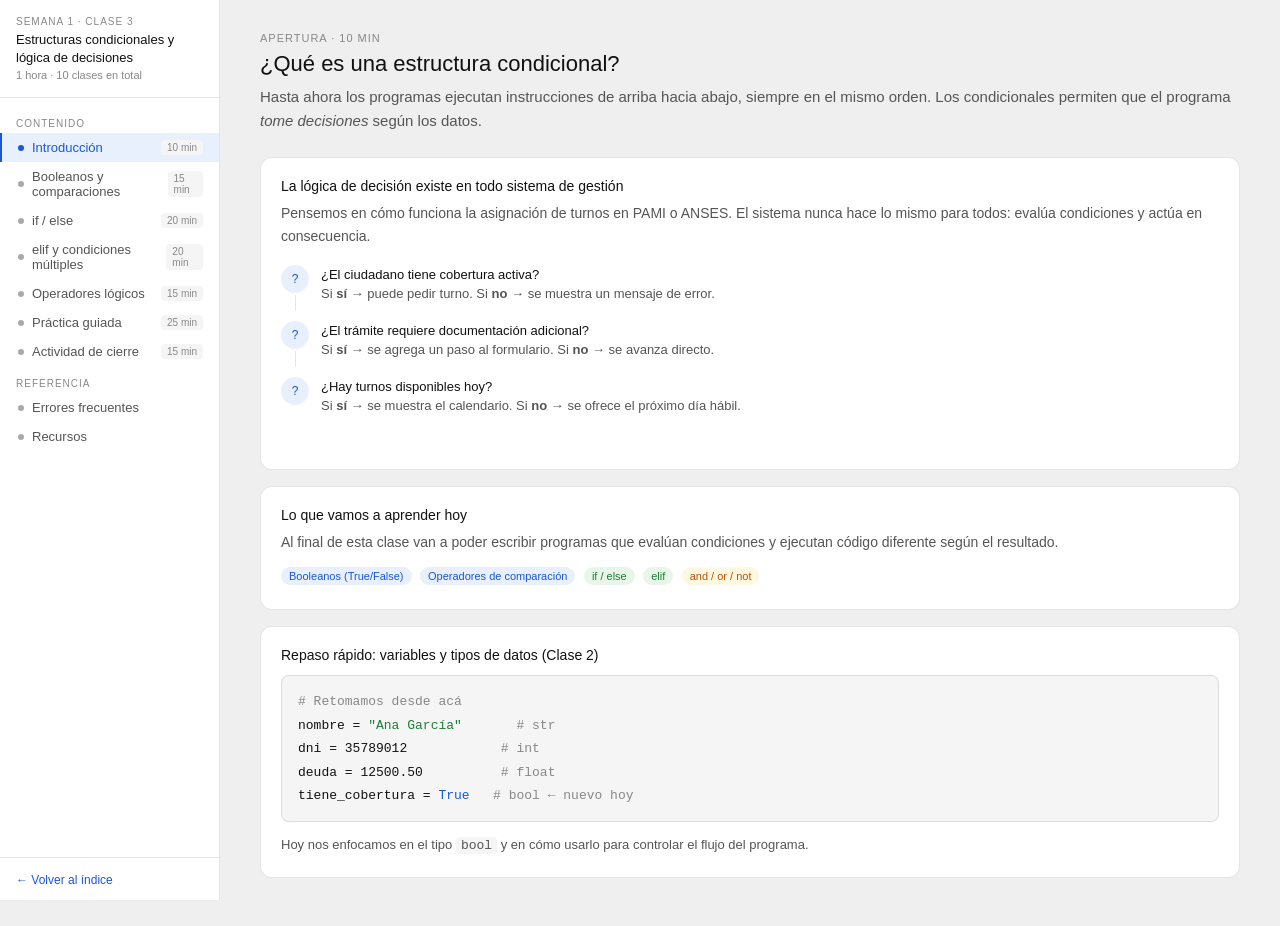
<file: clase3_condicionales_canvas.html>
<!DOCTYPE html>
<html lang="es">
<head>
<meta charset="UTF-8">
<meta name="viewport" content="width=device-width, initial-scale=1.0">
<title>Clase 3 — Estructuras Condicionales</title>
<link rel="stylesheet" href="canvas_shared.css">
</head>
<body>

<div class="canvas">
  <div class="sidebar">
    <div class="sidebar-top">
      <div class="sidebar-badge">Semana 1 · Clase 3</div>
      <div class="sidebar-title">Estructuras condicionales y lógica de decisiones</div>
      <div class="sidebar-sub">1 hora · 10 clases en total</div>
    </div>
    <div class="nav">
      <div class="nav-label">Contenido</div>
      <div class="nav-item active" onclick="show('intro',this)"><div class="nav-dot"></div>Introducción<span class="time-badge">10 min</span></div>
      <div class="nav-item" onclick="show('booleanos',this)"><div class="nav-dot"></div>Booleanos y comparaciones<span class="time-badge">15 min</span></div>
      <div class="nav-item" onclick="show('if_else',this)"><div class="nav-dot"></div>if / else<span class="time-badge">20 min</span></div>
      <div class="nav-item" onclick="show('elif',this)"><div class="nav-dot"></div>elif y condiciones múltiples<span class="time-badge">20 min</span></div>
      <div class="nav-item" onclick="show('operadores',this)"><div class="nav-dot"></div>Operadores lógicos<span class="time-badge">15 min</span></div>
      <div class="nav-item" onclick="show('practica',this)"><div class="nav-dot"></div>Práctica guiada<span class="time-badge">25 min</span></div>
      <div class="nav-item" onclick="show('cierre',this)"><div class="nav-dot"></div>Actividad de cierre<span class="time-badge">15 min</span></div>
      <div class="nav-label">Referencia</div>
      <div class="nav-item" onclick="show('errores',this)"><div class="nav-dot"></div>Errores frecuentes</div>
      <div class="nav-item" onclick="show('recursos',this)"><div class="nav-dot"></div>Recursos</div>
    </div>
    <div class="sidebar-home-link" style="margin-top:auto;padding:12px 16px;border-top:0.5px solid var(--color-border-tertiary);">
      <a href="index.html" style="font-size:12px;color:var(--color-text-info);text-decoration:none;font-weight:500;">← Volver al índice</a>
    </div>
  </div>

  <div class="main">

    <!-- INTRO -->
    <div id="intro" class="section active">
      <div class="section-header">
        <div class="section-tag">Apertura · 10 min</div>
        <div class="section-title">¿Qué es una estructura condicional?</div>
        <div class="section-desc">Hasta ahora los programas ejecutan instrucciones de arriba hacia abajo, siempre en el mismo orden. Los condicionales permiten que el programa <em>tome decisiones</em> según los datos.</div>
      </div>
      <div class="card">
        <div class="card-title">La lógica de decisión existe en todo sistema de gestión</div>
        <div class="card-body">Pensemos en cómo funciona la asignación de turnos en PAMI o ANSES. El sistema nunca hace lo mismo para todos: evalúa condiciones y actúa en consecuencia.</div>
        <div class="flow" style="margin-top:16px">
          <div class="flow-step">
            <div class="flow-left"><div class="flow-num">?</div><div class="flow-line"></div></div>
            <div class="flow-content"><div class="flow-title">¿El ciudadano tiene cobertura activa?</div><div class="flow-text">Si <strong>sí</strong> → puede pedir turno. Si <strong>no</strong> → se muestra un mensaje de error.</div></div>
          </div>
          <div class="flow-step">
            <div class="flow-left"><div class="flow-num">?</div><div class="flow-line"></div></div>
            <div class="flow-content"><div class="flow-title">¿El trámite requiere documentación adicional?</div><div class="flow-text">Si <strong>sí</strong> → se agrega un paso al formulario. Si <strong>no</strong> → se avanza directo.</div></div>
          </div>
          <div class="flow-step">
            <div class="flow-left"><div class="flow-num">?</div></div>
            <div class="flow-content"><div class="flow-title">¿Hay turnos disponibles hoy?</div><div class="flow-text">Si <strong>sí</strong> → se muestra el calendario. Si <strong>no</strong> → se ofrece el próximo día hábil.</div></div>
          </div>
        </div>
      </div>
      <div class="card">
        <div class="card-title">Lo que vamos a aprender hoy</div>
        <div class="card-body">Al final de esta clase van a poder escribir programas que evalúan condiciones y ejecutan código diferente según el resultado.</div>
        <div style="margin-top:12px">
          <span class="pill pill-info">Booleanos (True/False)</span>
          <span class="pill pill-info">Operadores de comparación</span>
          <span class="pill pill-success">if / else</span>
          <span class="pill pill-success">elif</span>
          <span class="pill pill-warn">and / or / not</span>
        </div>
      </div>
      <div class="card">
        <div class="card-title">Repaso rápido: variables y tipos de datos (Clase 2)</div>
        <div class="code-block"><span class="comment"># Retomamos desde acá</span>
nombre = <span class="string">"Ana García"</span>       <span class="comment"># str</span>
dni = 35789012            <span class="comment"># int</span>
deuda = 12500.50          <span class="comment"># float</span>
tiene_cobertura = <span class="kw">True</span>   <span class="comment"># bool ← nuevo hoy</span></div>
        <div class="card-body" style="font-size:13px;margin-top:8px">Hoy nos enfocamos en el tipo <code>bool</code> y en cómo usarlo para controlar el flujo del programa.</div>
      </div>
    </div>

    <!-- BOOLEANOS -->
    <div id="booleanos" class="section">
      <div class="section-header">
        <div class="section-tag">Conceptos · 15 min</div>
        <div class="section-title">Booleanos y operadores de comparación</div>
        <div class="section-desc">Antes de tomar una decisión, el programa necesita evaluar una condición. El resultado siempre es <code>True</code> o <code>False</code>.</div>
      </div>
      <div class="card">
        <div class="card-title">El tipo bool</div>
        <div class="code-block"><span class="kw">>>></span> <span class="kw">type</span>(<span class="kw">True</span>)
&lt;class 'bool'&gt;

<span class="kw">>>></span> tiene_turno = <span class="kw">True</span>
<span class="kw">>>></span> sistema_activo = <span class="kw">False</span>

<span class="kw">>>></span> <span class="kw">print</span>(tiene_turno)
True</div>
        <div class="card-body" style="font-size:13px;margin-top:8px">En Python, <code>True</code> y <code>False</code> van con mayúscula inicial. <code>true</code> en minúscula da <code>NameError</code>.</div>
      </div>

      <div class="card">
        <div class="card-title">Operadores de comparación</div>
        <div class="card-body">Comparan dos valores y devuelven un booleano:</div>
        <div class="code-block"><span class="kw">>>></span> 10 == 10       <span class="comment"># igual a</span>
True
<span class="kw">>>></span> 10 != 5        <span class="comment"># distinto de</span>
True
<span class="kw">>>></span> 10 &gt; 20        <span class="comment"># mayor que</span>
False
<span class="kw">>>></span> 10 &lt; 20        <span class="comment"># menor que</span>
True
<span class="kw">>>></span> 10 &gt;= 10       <span class="comment"># mayor o igual</span>
True
<span class="kw">>>></span> 10 &lt;= 9        <span class="comment"># menor o igual</span>
False</div>
      </div>

      <div class="card">
        <div class="card-title">Comparaciones con variables del sistema de turnos</div>
        <div class="code-block">turnos_disponibles = 12
edad_jubilado = 68
deuda_ciudadano = 0

<span class="kw">>>></span> turnos_disponibles &gt; 0
True
<span class="kw">>>></span> edad_jubilado &gt;= 60
True
<span class="kw">>>></span> deuda_ciudadano == 0
True</div>
        <div class="tip">Cada comparación genera un <code>True</code> o <code>False</code>. Esos son los valores que el <code>if</code> va a evaluar.</div>
      </div>

      <div class="card">
        <div class="card-title">⚠️ El error más común: = vs ==</div>
        <div class="code-block"><span class="comment"># = asigna un valor a una variable</span>
estado = <span class="string">"activo"</span>

<span class="comment"># == compara dos valores</span>
<span class="kw">>>></span> estado == <span class="string">"activo"</span>
True

<span class="comment"># Mezclarlos es uno de los errores más frecuentes</span>
<span class="kw">>>></span> <span class="kw">if</span> estado = <span class="string">"activo"</span>:   <span class="comment"># SyntaxError</span>
  File "&lt;stdin&gt;", line 1
SyntaxError: invalid syntax</div>
        <div class="warn">Dentro de un <code>if</code> siempre se usa <code>==</code> para comparar, nunca <code>=</code>.</div>
      </div>
    </div>

    <!-- IF ELSE -->
    <div id="if_else" class="section">
      <div class="section-header">
        <div class="section-tag">Conceptos · 20 min</div>
        <div class="section-title">La estructura if / else</div>
        <div class="section-desc">La instrucción fundamental para tomar decisiones. Si la condición es verdadera, ejecuta un bloque. Si no, ejecuta el otro.</div>
      </div>
      <div class="card">
        <div class="card-title">Sintaxis básica</div>
        <div class="code-block"><span class="kw">if</span> condicion:
    <span class="comment"># bloque que se ejecuta si condicion es True</span>
    instruccion_1
    instruccion_2
<span class="kw">else</span>:
    <span class="comment"># bloque que se ejecuta si condicion es False</span>
    instruccion_alternativa</div>
        <div class="card-body" style="font-size:13px;margin-top:10px">Dos reglas de sintaxis que no se pueden olvidar: los dos puntos <code>:</code> al final del <code>if</code> y el <code>else</code>, y la indentación de 4 espacios en cada bloque.</div>
        <div class="tip">Python usa la indentación para definir bloques de código. No es una cuestión de estilo: si falta la indentación, el programa falla. La mayoría de los editores la agregan automáticamente.</div>
      </div>

      <div class="card">
        <div class="ex-header"><div class="ex-num">1</div><div class="ex-title">Verificación de turno disponible</div></div>
        <div class="code-block">turnos_disponibles = 12

<span class="kw">if</span> turnos_disponibles &gt; 0:
    <span class="kw">print</span>(<span class="string">"Hay turnos disponibles. Puede continuar."</span>)
<span class="kw">else</span>:
    <span class="kw">print</span>(<span class="string">"No hay turnos disponibles para hoy."</span>)

<span class="output">Hay turnos disponibles. Puede continuar.</span></div>
        <div class="card-body" style="font-size:13px;margin-top:8px">Cambiar <code>turnos_disponibles = 0</code> y ejecutar de nuevo. Observar cuál bloque se ejecuta.</div>
      </div>

      <div class="card">
        <div class="ex-header"><div class="ex-num">2</div><div class="ex-title">Validación de cobertura</div></div>
        <div class="code-block">tiene_cobertura = <span class="kw">True</span>
nombre_ciudadano = <span class="string">"Carlos Fernández"</span>

<span class="kw">if</span> tiene_cobertura:
    <span class="kw">print</span>(<span class="string">f"{nombre_ciudadano} tiene cobertura activa."</span>)
    <span class="kw">print</span>(<span class="string">"Puede solicitar turno médico."</span>)
<span class="kw">else</span>:
    <span class="kw">print</span>(<span class="string">f"{nombre_ciudadano} no tiene cobertura activa."</span>)
    <span class="kw">print</span>(<span class="string">"Debe regularizar su situación antes de continuar."</span>)

<span class="output">Carlos Fernández tiene cobertura activa.
Puede solicitar turno médico.</span></div>
        <div class="card-body" style="font-size:13px;margin-top:8px">Cuando la condición es una variable booleana, se puede escribir directamente <code>if tiene_cobertura:</code> en lugar de <code>if tiene_cobertura == True:</code>. Ambas formas son válidas, pero la primera es más pythónica.</div>
      </div>

      <div class="card">
        <div class="ex-header"><div class="ex-num">3</div><div class="ex-title">El bloque else es opcional</div></div>
        <div class="code-block"><span class="comment"># A veces solo queremos actuar si algo es True</span>
deuda = 0

<span class="kw">if</span> deuda &gt; 0:
    <span class="kw">print</span>(<span class="string">f"El ciudadano tiene una deuda de ${deuda}."</span>)
    <span class="kw">print</span>(<span class="string">"Se envía notificación de pago."</span>)

<span class="comment"># Si deuda es 0, no pasa nada y el programa sigue</span>
<span class="kw">print</span>(<span class="string">"Verificación completada."</span>)

<span class="output">Verificación completada.</span></div>
      </div>
    </div>

    <!-- ELIF -->
    <div id="elif" class="section">
      <div class="section-header">
        <div class="section-tag">Conceptos · 20 min</div>
        <div class="section-title">elif — más de dos caminos posibles</div>
        <div class="section-desc">Cuando hay más de dos posibilidades, <code>elif</code> (abreviatura de "else if") permite encadenar condiciones.</div>
      </div>
      <div class="card">
        <div class="card-title">Sintaxis con elif</div>
        <div class="code-block"><span class="kw">if</span> condicion_1:
    <span class="comment"># se ejecuta si condicion_1 es True</span>
<span class="kw">elif</span> condicion_2:
    <span class="comment"># se ejecuta si condicion_1 es False y condicion_2 es True</span>
<span class="kw">elif</span> condicion_3:
    <span class="comment"># se ejecuta si las anteriores son False y condicion_3 es True</span>
<span class="kw">else</span>:
    <span class="comment"># se ejecuta si ninguna condición anterior fue True</span></div>
        <div class="card-body" style="font-size:13px;margin-top:10px">Python evalúa las condiciones <strong>de arriba hacia abajo</strong> y ejecuta solo el primer bloque verdadero. Una vez que encuentra uno, ignora el resto.</div>
      </div>

      <div class="card">
        <div class="ex-header"><div class="ex-num">1</div><div class="ex-title">Clasificación de trámites por prioridad</div></div>
        <div class="code-block">tipo_tramite = <span class="string">"urgente"</span>

<span class="kw">if</span> tipo_tramite == <span class="string">"urgente"</span>:
    <span class="kw">print</span>(<span class="string">"Prioridad ALTA — ventanilla preferencial."</span>)
<span class="kw">elif</span> tipo_tramite == <span class="string">"normal"</span>:
    <span class="kw">print</span>(<span class="string">"Prioridad NORMAL — espera estimada: 20 minutos."</span>)
<span class="kw">elif</span> tipo_tramite == <span class="string">"informativo"</span>:
    <span class="kw">print</span>(<span class="string">"Prioridad BAJA — puede realizarse online."</span>)
<span class="kw">else</span>:
    <span class="kw">print</span>(<span class="string">"Tipo de trámite no reconocido."</span>)

<span class="output">Prioridad ALTA — ventanilla preferencial.</span></div>
      </div>

      <div class="card">
        <div class="ex-header"><div class="ex-num">2</div><div class="ex-title">Cálculo de descuento por categoría</div></div>
        <div class="card-body" style="font-size:13px;margin-bottom:10px">Un sistema de tasas municipales aplica descuentos según la categoría del contribuyente:</div>
        <div class="code-block">categoria = <span class="string">"jubilado"</span>
tasa_base = 5000

<span class="kw">if</span> categoria == <span class="string">"jubilado"</span>:
    descuento = 0.50
<span class="kw">elif</span> categoria == <span class="string">"discapacidad"</span>:
    descuento = 0.75
<span class="kw">elif</span> categoria == <span class="string">"monotributista"</span>:
    descuento = 0.20
<span class="kw">else</span>:
    descuento = 0.0

monto_final = tasa_base * (1 - descuento)
<span class="kw">print</span>(<span class="string">f"Categoría: {categoria}"</span>)
<span class="kw">print</span>(<span class="string">f"Descuento aplicado: {int(descuento * 100)}%"</span>)
<span class="kw">print</span>(<span class="string">f"Monto a pagar: ${monto_final}"</span>)

<span class="output">Categoría: jubilado
Descuento aplicado: 50%
Monto a pagar: $2500.0</span></div>
        <div class="tip">Probar con <code>categoria = "discapacidad"</code> y <code>categoria = "empresa"</code>. Observar cómo cambia el resultado sin tocar el resto del código.</div>
      </div>

      <div class="card">
        <div class="ex-header"><div class="ex-num">3</div><div class="ex-title">Condicionales anidados</div></div>
        <div class="card-body" style="font-size:13px;margin-bottom:10px">Un <code>if</code> puede contener otro <code>if</code> adentro:</div>
        <div class="code-block">tiene_dni = <span class="kw">True</span>
dni_vigente = <span class="kw">True</span>

<span class="kw">if</span> tiene_dni:
    <span class="kw">if</span> dni_vigente:
        <span class="kw">print</span>(<span class="string">"Identidad verificada. Acceso permitido."</span>)
    <span class="kw">else</span>:
        <span class="kw">print</span>(<span class="string">"DNI vencido. Debe renovarlo en el Registro Civil."</span>)
<span class="kw">else</span>:
    <span class="kw">print</span>(<span class="string">"Sin documento de identidad. No se puede continuar."</span>)

<span class="output">Identidad verificada. Acceso permitido.</span></div>
        <div class="warn">Con los anidamientos es fácil perder la indentación. Si el código empieza a tener muchos niveles, conviene reescribirlo usando operadores lógicos (siguiente sección).</div>
      </div>
    </div>

    <!-- OPERADORES LOGICOS -->
    <div id="operadores" class="section">
      <div class="section-header">
        <div class="section-tag">Conceptos · 15 min</div>
        <div class="section-title">Operadores lógicos: and, or, not</div>
        <div class="section-desc">Permiten combinar varias condiciones en una sola expresión, haciendo el código más legible y menos anidado.</div>
      </div>

      <div class="grid-2">
        <div class="layer-card">
          <div class="layer-name">and</div>
          <div class="layer-tech">ambas deben ser True</div>
          <div class="layer-desc">El resultado es <code>True</code> solo si <strong>todas</strong> las condiciones son verdaderas.</div>
          <div class="layer-example">True and True → True<br>True and False → False<br>False and True → False</div>
        </div>
        <div class="layer-card">
          <div class="layer-name">or</div>
          <div class="layer-tech">al menos una debe ser True</div>
          <div class="layer-desc">El resultado es <code>True</code> si <strong>al menos una</strong> condición es verdadera.</div>
          <div class="layer-example">True or False → True<br>False or True → True<br>False or False → False</div>
        </div>
        <div class="layer-card">
          <div class="layer-name">not</div>
          <div class="layer-tech">invierte el valor</div>
          <div class="layer-desc">Devuelve el valor opuesto: convierte <code>True</code> en <code>False</code> y viceversa.</div>
          <div class="layer-example">not True → False<br>not False → True</div>
        </div>
        <div class="layer-card">
          <div class="layer-name">Orden de evaluación</div>
          <div class="layer-tech">not → and → or</div>
          <div class="layer-desc">Python evalúa primero <code>not</code>, luego <code>and</code> y finalmente <code>or</code>. Los paréntesis cambian el orden.</div>
          <div class="layer-example">Usar paréntesis para dejar claro el orden cuando hay dudas.</div>
        </div>
      </div>

      <div class="card">
        <div class="ex-header"><div class="ex-num">1</div><div class="ex-title">and — reemplazando un if anidado</div></div>
        <div class="code-block"><span class="comment"># Versión con anidamiento (más difícil de leer)</span>
<span class="kw">if</span> tiene_dni:
    <span class="kw">if</span> dni_vigente:
        <span class="kw">print</span>(<span class="string">"Acceso permitido."</span>)

<span class="comment"># Versión con and (más legible)</span>
<span class="kw">if</span> tiene_dni <span class="kw">and</span> dni_vigente:
    <span class="kw">print</span>(<span class="string">"Acceso permitido."</span>)</div>
        <div class="tip">Ambas versiones hacen exactamente lo mismo. La segunda se entiende de una sola lectura.</div>
      </div>

      <div class="card">
        <div class="ex-header"><div class="ex-num">2</div><div class="ex-title">or — múltiples condiciones habilitantes</div></div>
        <div class="code-block">tipo_beneficio = <span class="string">"pensión"</span>

<span class="kw">if</span> tipo_beneficio == <span class="string">"jubilación"</span> <span class="kw">or</span> tipo_beneficio == <span class="string">"pensión"</span>:
    <span class="kw">print</span>(<span class="string">"Beneficiario ANSES — descuento del 50% aplicado."</span>)
<span class="kw">else</span>:
    <span class="kw">print</span>(<span class="string">"Sin descuento aplicable."</span>)

<span class="output">Beneficiario ANSES — descuento del 50% aplicado.</span></div>
      </div>

      <div class="card">
        <div class="ex-header"><div class="ex-num">3</div><div class="ex-title">Condición compleja real</div></div>
        <div class="card-body" style="font-size:13px;margin-bottom:10px">Un sistema de AFIP habilita el plan de pagos si el contribuyente no tiene deuda previa <strong>y</strong> el monto supera cierto mínimo:</div>
        <div class="code-block">deuda_anterior = 0
monto_declarado = 85000
monto_minimo_plan = 10000

<span class="kw">if</span> deuda_anterior == 0 <span class="kw">and</span> monto_declarado &gt;= monto_minimo_plan:
    <span class="kw">print</span>(<span class="string">"Habilitado para plan de pagos en hasta 12 cuotas."</span>)
<span class="kw">elif</span> deuda_anterior &gt; 0:
    <span class="kw">print</span>(<span class="string">"No habilitado: regularizar deuda anterior primero."</span>)
<span class="kw">else</span>:
    <span class="kw">print</span>(<span class="string">"Monto insuficiente para plan de pagos."</span>)

<span class="output">Habilitado para plan de pagos en hasta 12 cuotas.</span></div>
      </div>
    </div>

    <!-- PRACTICA -->
    <div id="practica" class="section">
      <div class="section-header">
        <div class="section-tag">Práctica guiada · 25 min</div>
        <div class="section-title">Construyendo el módulo de validación de turnos</div>
        <div class="section-desc">Vamos a crear un archivo real que simula la lógica de validación de un ciudadano para solicitar turno. Todo lo de hoy aplicado en conjunto.</div>
      </div>

      <div class="card">
        <div class="card-title">Crear el archivo <code>validacion_turno.py</code></div>
        <div class="tip">Abrir la carpeta <code>sistema-turnos</code> que creamos en la Clase 1. Crear un nuevo archivo con este nombre.</div>
      </div>

      <div class="card">
        <div class="ex-header"><div class="ex-num">1</div><div class="ex-title">Parte 1 — Datos del ciudadano</div></div>
        <div class="code-block"><span class="comment"># Sistema de Gestión de Turnos - Módulo de Validación
# Semana 1 · Clase 3</span>

nombre = <span class="string">"Lucía Ramírez"</span>
dni = 40123456
edad = 72
tiene_cobertura = <span class="kw">True</span>
deuda_pendiente = 0
tipo_tramite = <span class="string">"médico"</span>
turnos_disponibles = 8

<span class="kw">print</span>(<span class="string">"=" * 48</span>)
<span class="kw">print</span>(<span class="string">f"  Validación de turno — {nombre}"</span>)
<span class="kw">print</span>(<span class="string">"=" * 48</span>)</div>
      </div>

      <div class="card">
        <div class="ex-header"><div class="ex-num">2</div><div class="ex-title">Parte 2 — Validaciones en orden</div></div>
        <div class="code-block"><span class="comment"># 1. Verificar disponibilidad</span>
<span class="kw">if</span> turnos_disponibles == 0:
    <span class="kw">print</span>(<span class="string">"Sin turnos disponibles hoy. Intente mañana."</span>)
<span class="kw">else</span>:
    <span class="kw">print</span>(<span class="string">f"Turnos disponibles: {turnos_disponibles}"</span>)

<span class="comment"># 2. Verificar cobertura</span>
<span class="kw">if</span> tiene_cobertura:
    <span class="kw">print</span>(<span class="string">"Cobertura activa"</span>)
<span class="kw">else</span>:
    <span class="kw">print</span>(<span class="string">"Sin cobertura — regularizar antes de continuar."</span>)

<span class="comment"># 3. Verificar deuda</span>
<span class="kw">if</span> deuda_pendiente &gt; 0:
    <span class="kw">print</span>(<span class="string">f"Deuda pendiente: ${deuda_pendiente}"</span>)
<span class="kw">else</span>:
    <span class="kw">print</span>(<span class="string">"Sin deuda pendiente"</span>)</div>
      </div>

      <div class="card">
        <div class="ex-header"><div class="ex-num">3</div><div class="ex-title">Parte 3 — Decisión final y prioridad</div></div>
        <div class="code-block"><span class="comment"># 4. Prioridad por edad</span>
<span class="kw">if</span> edad &gt;= 60:
    prioridad = <span class="string">"PREFERENCIAL"</span>
<span class="kw">elif</span> edad &gt;= 18:
    prioridad = <span class="string">"NORMAL"</span>
<span class="kw">else</span>:
    prioridad = <span class="string">"MENOR — requiere adulto acompañante"</span>

<span class="kw">print</span>(<span class="string">f"Prioridad asignada: {prioridad}"</span>)

<span class="comment"># 5. Decisión final</span>
<span class="kw">print</span>(<span class="string">"=" * 48</span>)
<span class="kw">if</span> tiene_cobertura <span class="kw">and</span> turnos_disponibles &gt; 0:
    <span class="kw">print</span>(<span class="string">f"TURNO HABILITADO — Prioridad {prioridad}"</span>)
    <span class="kw">print</span>(<span class="string">f"Trámite: {tipo_tramite}"</span>)
    <span class="kw">print</span>(<span class="string">f"Presentarse con DNI {dni}"</span>)
<span class="kw">else</span>:
    <span class="kw">print</span>(<span class="string">"TURNO NO DISPONIBLE — Ver detalle arriba."</span>)
<span class="kw">print</span>(<span class="string">"=" * 48</span>)</div>
      </div>

      <div class="card">
        <div class="card-title">Salida esperada</div>
        <div class="code-block"><span class="output">================================================
  Validación de turno — Lucía Ramírez
================================================
Turnos disponibles: 8
Cobertura activa
Sin deuda pendiente
Prioridad asignada: PREFERENCIAL
================================================
TURNO HABILITADO — Prioridad PREFERENCIAL
Trámite: médico
Presentarse con DNI 40123456
================================================</span></div>
      </div>
    </div>

    <!-- CIERRE -->
    <div id="cierre" class="section">
      <div class="section-header">
        <div class="section-tag">Actividad · 15 min</div>
        <div class="section-title">Desafío: extender el validador</div>
        <div class="section-desc">Aplicar lo aprendido modificando el programa para que maneje casos adicionales.</div>
      </div>

      <div class="card">
        <div class="card-title">Desafío 1 — Nivel básico</div>
        <div class="card-body">Modificar <code>validacion_turno.py</code> para agregar una nueva validación: si el tipo de trámite es <code>"documentación"</code>, mostrar el mensaje <em>"Recuerde traer fotocopias de todos los documentos requeridos."</em></div>
      </div>

      <div class="card">
        <div class="card-title">Desafío 2 — Nivel intermedio</div>
        <div class="card-body">Agregar una variable <code>hora_actual</code> con un valor entre 0 y 23. El sistema solo acepta turnos entre las 8 y las 17 horas. Si está fuera de ese rango, mostrar <em>"Fuera del horario de atención"</em> sin continuar con las validaciones.</div>
      </div>

      <div class="card">
        <div class="card-title">Desafío 3 — Nivel avanzado</div>
        <div class="card-body">Crear un nuevo archivo <code>calculadora_multa.py</code>. AFIP aplica recargos progresivos según los días de mora:</div>
        <div style="margin-top:12px">
          <span class="pill pill-success">0 días → sin recargo</span>
          <span class="pill pill-warn">1–30 días → 10%</span>
          <span class="pill pill-warn">31–90 días → 25%</span>
          <span class="pill pill-info">más de 90 días → 50% + notificación</span>
        </div>
        <div class="card-body" style="margin-top:12px">Definir una deuda y los días de mora, calcular el recargo correspondiente e imprimir el monto final con un mensaje acorde a cada caso.</div>
      </div>

      <div class="card">
        <div class="card-title">Para la próxima clase — Bucles (for, while)</div>
        <div class="card-body">La Clase 4 introduce los bucles: permiten repetir instrucciones sin copiar y pegar código. El validador de hoy tendrá que procesar decenas de ciudadanos, no uno solo. Ahí entra el <code>for</code>.</div>
        <div style="margin-top:12px">
          <span class="pill pill-success">validacion_turno.py ✓</span>
          <span class="pill pill-info">Desafíos opcionales completados</span>
        </div>
      </div>
    </div>

    <!-- ERRORES FRECUENTES -->
    <div id="errores" class="section">
      <div class="section-header">
        <div class="section-tag">Referencia</div>
        <div class="section-title">Errores frecuentes en condicionales</div>
        <div class="section-desc">Los errores más comunes al trabajar con estructuras condicionales y cómo resolverlos.</div>
      </div>
      <div class="card">
        <div class="trouble-item">
          <div class="trouble-q">IndentationError: expected an indented block</div>
          <div class="trouble-a">Falta la indentación de 4 espacios después del <code>if</code> o el <code>else</code>. En Python la indentación no es opcional: define la estructura del código. VS Code la agrega automáticamente si se escriben los dos puntos y se presiona Enter.</div>
        </div>
        <div class="divider"></div>
        <div class="trouble-item">
          <div class="trouble-q">SyntaxError al usar = en vez de == dentro del if</div>
          <div class="trouble-a"><code>if estado = "activo":</code> es un error de sintaxis. Para comparar siempre se usa <code>==</code>. El operador <code>=</code> solo sirve para asignar valores a variables.</div>
        </div>
        <div class="divider"></div>
        <div class="trouble-item">
          <div class="trouble-q">El else nunca se ejecuta aunque la condición debería ser False</div>
          <div class="trouble-a">Verificar que el <code>else</code> esté al mismo nivel de indentación que el <code>if</code> al que pertenece. Si está más adentro, Python lo interpreta como parte de otro bloque.</div>
        </div>
        <div class="divider"></div>
        <div class="trouble-item">
          <div class="trouble-q">La condición siempre es True aunque el dato cambia</div>
          <div class="trouble-a">Revisar si se compara el valor correcto. <code>if nombre == "ana":</code> no es True si <code>nombre = "Ana"</code> — Python distingue mayúsculas. Usar <code>nombre.lower() == "ana"</code> para comparar sin importar el caso.</div>
        </div>
        <div class="divider"></div>
        <div class="trouble-item">
          <div class="trouble-q">TypeError al comparar tipos incompatibles</div>
          <div class="trouble-a"><code>if edad > "18":</code> da error porque compara un número con un texto. Asegurarse de que ambos lados de la comparación sean del mismo tipo. Si viene de input del usuario, convertir con <code>int()</code>.</div>
        </div>
      </div>
    </div>

    <!-- RECURSOS -->
    <div id="recursos" class="section">
      <div class="section-header">
        <div class="section-tag">Referencia</div>
        <div class="section-title">Recursos adicionales</div>
        <div class="section-desc">Documentación y materiales para profundizar los conceptos de esta clase.</div>
      </div>
      <div class="card">
        <div class="card-title">Para esta semana</div>
        <div class="install-row">
          <div style="flex:1">
            <div class="install-name">Documentación oficial — Control de flujo en Python</div>
            <div class="install-desc">Sección del tutorial oficial que cubre if, elif y else con ejemplos.</div>
            <div class="install-cmd">docs.python.org/es/3/tutorial/controlflow.html</div>
          </div>
        </div>
        <div class="install-row">
          <div style="flex:1">
            <div class="install-name">Python Tutor — Visualizador de ejecución paso a paso</div>
            <div class="install-desc">Permite ver cómo Python recorre cada línea de los condicionales. Muy útil para entender el flujo de ejecución.</div>
            <div class="install-cmd">pythontutor.com</div>
          </div>
        </div>
      </div>
      <div class="card">
        <div class="card-title">Archivos de esta clase</div>
        <div class="install-row">
          <div style="flex:1">
            <div class="install-name">validacion_turno.py</div>
            <div class="install-desc">El programa principal desarrollado en la práctica guiada. Punto de partida para los desafíos.</div>
          </div>
        </div>
        <div class="install-row">
          <div style="flex:1">
            <div class="install-name">calculadora_multa.py</div>
            <div class="install-desc">Archivo del Desafío 3, a crear desde cero. Usa condicionales con rangos numéricos y recargos progresivos.</div>
          </div>
        </div>
      </div>
      <div class="card">
        <div class="card-title">Checklist para la Clase 4</div>
        <div class="card-body">La próxima clase introduce <code>for</code> y <code>while</code>. Los condicionales de hoy van a aparecer dentro de esos bucles. Conviene llegar con el validador funcionando y los desafíos intentados.</div>
        <div style="margin-top:12px">
          <span class="pill pill-success">if / else ✓</span>
          <span class="pill pill-success">elif ✓</span>
          <span class="pill pill-success">and / or / not ✓</span>
          <span class="pill pill-info">Bucles → Clase 4</span>
        </div>
      </div>
    </div>

  </div>
</div>

<script>
function show(id, el) {
  document.querySelectorAll('.section').forEach(s => s.classList.remove('active'));
  document.querySelectorAll('.nav-item').forEach(n => n.classList.remove('active'));
  document.getElementById(id).classList.add('active');
  el.classList.add('active');
  document.querySelector('.main').scrollTop = 0;
}
</script>
</body>
</html>
</file>
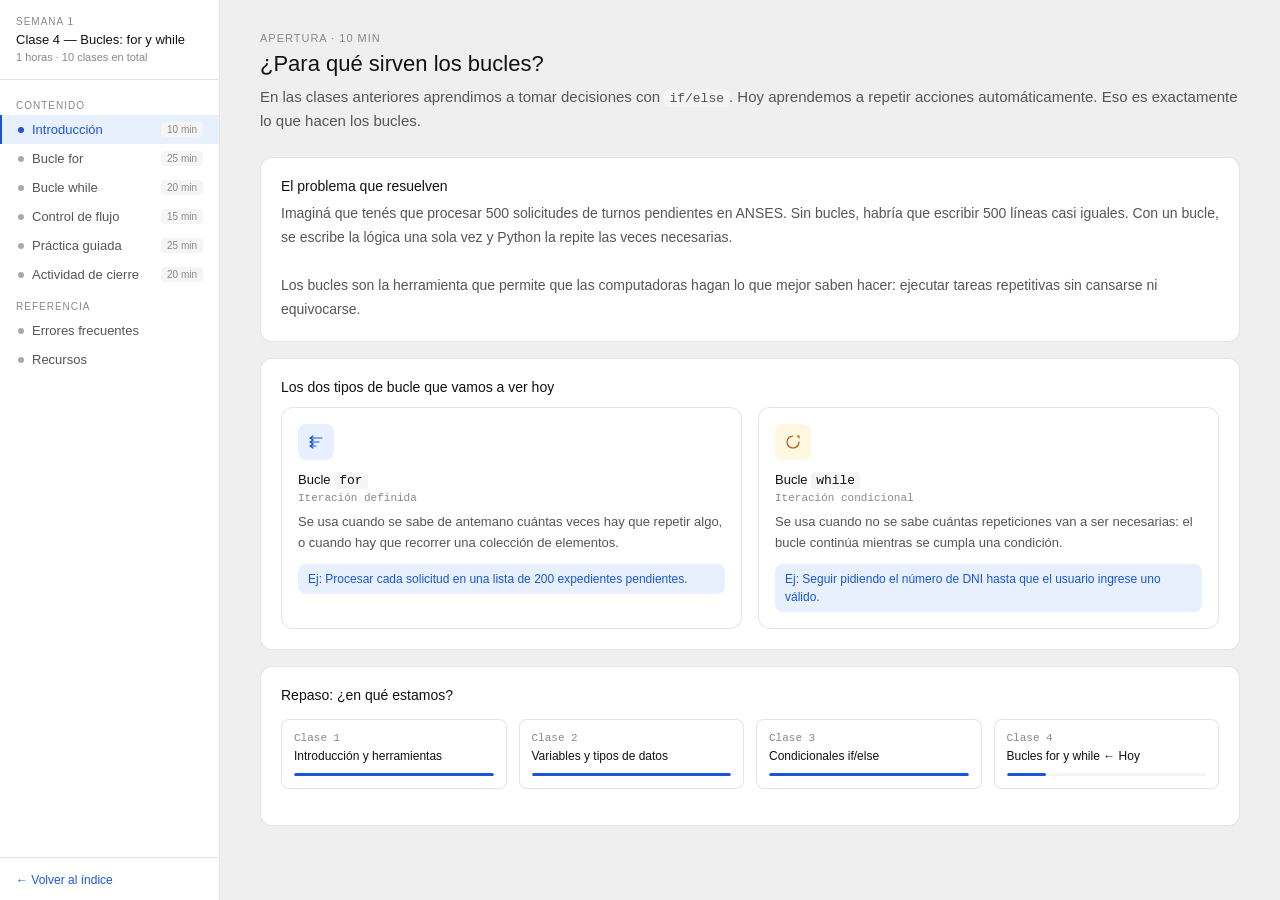
<file: clase4_bucles_canvas.html>
<!DOCTYPE html>
<html lang="es">
<head>
<meta charset="UTF-8">
<meta name="viewport" content="width=device-width, initial-scale=1.0">
<title>Clase 4 — Bucles: for y while</title>
<link rel="stylesheet" href="canvas_shared.css">
</head>
<body>

<div class="canvas">
  <div class="sidebar">
    <div class="sidebar-top">
      <div class="sidebar-badge">Semana 1</div>
      <div class="sidebar-title">Clase 4 — Bucles: for y while</div>
      <div class="sidebar-sub">1 horas · 10 clases en total</div>
    </div>
    <div class="nav">
      <div class="nav-label">Contenido</div>
      <div class="nav-item active" onclick="show('intro',this)"><div class="nav-dot"></div>Introducción<span class="time-badge">10 min</span></div>
      <div class="nav-item" onclick="show('for',this)"><div class="nav-dot"></div>Bucle for<span class="time-badge">25 min</span></div>
      <div class="nav-item" onclick="show('while',this)"><div class="nav-dot"></div>Bucle while<span class="time-badge">20 min</span></div>
      <div class="nav-item" onclick="show('control',this)"><div class="nav-dot"></div>Control de flujo<span class="time-badge">15 min</span></div>
      <div class="nav-item" onclick="show('practica',this)"><div class="nav-dot"></div>Práctica guiada<span class="time-badge">25 min</span></div>
      <div class="nav-item" onclick="show('cierre',this)"><div class="nav-dot"></div>Actividad de cierre<span class="time-badge">20 min</span></div>
      <div class="nav-label">Referencia</div>
      <div class="nav-item" onclick="show('errores',this)"><div class="nav-dot"></div>Errores frecuentes</div>
      <div class="nav-item" onclick="show('recursos',this)"><div class="nav-dot"></div>Recursos</div>
    </div>
    <div class="sidebar-home-link" style="margin-top:auto;padding:12px 16px;border-top:0.5px solid var(--color-border-tertiary);">
      <a href="index.html" style="font-size:12px;color:var(--color-text-info);text-decoration:none;font-weight:500;">← Volver al índice</a>
    </div>
  </div>

  <div class="main">

    <!-- INTRODUCCIÓN -->
    <div id="intro" class="section active">
      <div class="section-header">
        <div class="section-tag">Apertura · 10 min</div>
        <div class="section-title">¿Para qué sirven los bucles?</div>
        <div class="section-desc">En las clases anteriores aprendimos a tomar decisiones con <code>if/else</code>. Hoy aprendemos a repetir acciones automáticamente. Eso es exactamente lo que hacen los bucles.</div>
      </div>
      <div class="card">
        <div class="card-title">El problema que resuelven</div>
        <div class="card-body">Imaginá que tenés que procesar 500 solicitudes de turnos pendientes en ANSES. Sin bucles, habría que escribir 500 líneas casi iguales. Con un bucle, se escribe la lógica una sola vez y Python la repite las veces necesarias.<br><br>Los bucles son la herramienta que permite que las computadoras hagan lo que mejor saben hacer: ejecutar tareas repetitivas sin cansarse ni equivocarse.</div>
      </div>
      <div class="card">
        <div class="card-title">Los dos tipos de bucle que vamos a ver hoy</div>
        <div class="grid-2" style="margin-top:12px;margin-bottom:0">
          <div class="layer-card">
            <div class="layer-icon" style="background:var(--color-background-info)">
              <svg width="16" height="16" viewBox="0 0 16 16" fill="none"><path d="M2 4h12M2 4l3-2M2 4l3 2" stroke="var(--color-text-info)" stroke-width="1.2" stroke-linecap="round" stroke-linejoin="round"/><path d="M2 8h9M2 8l3-2M2 8l3 2" stroke="var(--color-text-info)" stroke-width="1.2" stroke-linecap="round" stroke-linejoin="round"/><path d="M2 12h6M2 12l3-2M2 12l3 2" stroke="var(--color-text-info)" stroke-width="1.2" stroke-linecap="round" stroke-linejoin="round"/></svg>
            </div>
            <div class="layer-name">Bucle <code>for</code></div>
            <div class="layer-tech">Iteración definida</div>
            <div class="layer-desc">Se usa cuando se sabe de antemano cuántas veces hay que repetir algo, o cuando hay que recorrer una colección de elementos.</div>
            <div class="layer-example">Ej: Procesar cada solicitud en una lista de 200 expedientes pendientes.</div>
          </div>
          <div class="layer-card">
            <div class="layer-icon" style="background:var(--color-background-warning)">
              <svg width="16" height="16" viewBox="0 0 16 16" fill="none"><path d="M8 2a6 6 0 1 0 6 6" stroke="var(--color-text-warning)" stroke-width="1.2" stroke-linecap="round"/><path d="M14 4V2h-2" stroke="var(--color-text-warning)" stroke-width="1.2" stroke-linecap="round" stroke-linejoin="round"/></svg>
            </div>
            <div class="layer-name">Bucle <code>while</code></div>
            <div class="layer-tech">Iteración condicional</div>
            <div class="layer-desc">Se usa cuando no se sabe cuántas repeticiones van a ser necesarias: el bucle continúa mientras se cumpla una condición.</div>
            <div class="layer-example">Ej: Seguir pidiendo el número de DNI hasta que el usuario ingrese uno válido.</div>
          </div>
        </div>
      </div>
      <div class="card">
        <div class="card-title">Repaso: ¿en qué estamos?</div>
        <div class="timeline">
          <div class="tl-item">
            <div class="tl-time">Clase 1</div>
            <div class="tl-label">Introducción y herramientas</div>
            <div class="progress-bar"><div class="progress-fill" style="width:100%"></div></div>
          </div>
          <div class="tl-item">
            <div class="tl-time">Clase 2</div>
            <div class="tl-label">Variables y tipos de datos</div>
            <div class="progress-bar"><div class="progress-fill" style="width:100%"></div></div>
          </div>
          <div class="tl-item">
            <div class="tl-time">Clase 3</div>
            <div class="tl-label">Condicionales if/else</div>
            <div class="progress-bar"><div class="progress-fill" style="width:100%"></div></div>
          </div>
          <div class="tl-item">
            <div class="tl-time">Clase 4</div>
            <div class="tl-label">Bucles for y while ← Hoy</div>
            <div class="progress-bar"><div class="progress-fill" style="width:20%"></div></div>
          </div>
        </div>
      </div>
    </div>

    <!-- FOR -->
    <div id="for" class="section">
      <div class="section-header">
        <div class="section-tag">Concepto · 25 min</div>
        <div class="section-title">El bucle <code>for</code></div>
        <div class="section-desc">El bucle <code>for</code> recorre una secuencia de elementos, uno por uno, y ejecuta el mismo bloque de código para cada uno.</div>
      </div>

      <div class="card">
        <div class="card-title">Estructura básica</div>
        <div class="code-block"><span class="kw">for</span> elemento <span class="kw">in</span> secuencia:
    <span class="comment"># este bloque se ejecuta una vez por cada elemento</span>
    <span class="kw">print</span>(elemento)</div>
        <div class="card-body" style="font-size:13px;margin-top:10px">Dos reglas que siempre se cumplen: los dos puntos (<code>:</code>) al final de la línea del <code>for</code>, y la indentación (4 espacios o 1 Tab) en el bloque interior.</div>
        <div class="warn">La indentación no es decorativa en Python: define qué líneas pertenecen al bucle. Un error de indentación es un error de lógica.</div>
      </div>

      <div class="card">
        <div class="ex-header"><div class="ex-num">1</div><div class="ex-title">Recorrer una lista de trámites</div></div>
        <div class="code-block">tramites = [<span class="string">"Jubilación"</span>, <span class="string">"Asignación Universal"</span>, <span class="string">"Desempleo"</span>, <span class="string">"Pensión"</span>]

<span class="kw">for</span> tramite <span class="kw">in</span> tramites:
    <span class="kw">print</span>(<span class="string">f"Procesando trámite: {tramite}"</span>)
<span class="output">Procesando trámite: Jubilación
Procesando trámite: Asignación Universal
Procesando trámite: Desempleo
Procesando trámite: Pensión</span></div>
        <div class="card-body" style="font-size:13px;margin-top:10px">La variable <code>tramite</code> toma un valor diferente en cada vuelta. Nosotros elegimos su nombre: podría llamarse <code>t</code>, <code>item</code> o cualquier cosa, pero un nombre descriptivo hace el código más legible.</div>
      </div>

      <div class="card">
        <div class="ex-header"><div class="ex-num">2</div><div class="ex-title">Iterar con <code>range()</code></div></div>
        <div class="card-body" style="font-size:13px;margin-bottom:10px"><code>range(n)</code> genera la secuencia de números enteros del 0 al n-1. Es la forma más común de repetir algo una cantidad fija de veces.</div>
        <div class="code-block"><span class="comment"># Generar 5 números de expediente</span>
<span class="kw">for</span> i <span class="kw">in</span> range(5):
    <span class="kw">print</span>(<span class="string">f"EXP-2024-{i:04d}"</span>)
<span class="output">EXP-2024-0000
EXP-2024-0001
EXP-2024-0002
EXP-2024-0003
EXP-2024-0004</span></div>
        <div class="tip"><code>range()</code> acepta hasta 3 argumentos: <code>range(inicio, fin, paso)</code>. Por ejemplo, <code>range(1, 11)</code> da del 1 al 10; <code>range(0, 100, 10)</code> da 0, 10, 20 ... 90.</div>
      </div>

      <div class="card">
        <div class="ex-header"><div class="ex-num">3</div><div class="ex-title">Acumular resultados dentro del bucle</div></div>
        <div class="card-body" style="font-size:13px;margin-bottom:10px">Una variable definida <strong>antes</strong> del bucle puede actualizarse en cada vuelta para acumular un total.</div>
        <div class="code-block">montos = [15000, 42300, 8700, 31200, 19500]
total = 0

<span class="kw">for</span> monto <span class="kw">in</span> montos:
    total = total + monto
    <span class="kw">print</span>(<span class="string">f"  Sumando ${monto}... subtotal: ${total}"</span>)

<span class="kw">print</span>(<span class="string">f"\nTotal de subsidios a liquidar: ${total}"</span>)
<span class="output">  Sumando $15000... subtotal: $15000
  Sumando $42300... subtotal: $57300
  Sumando $8700... subtotal: $66000
  Sumando $31200... subtotal: $97200
  Sumando $19500... subtotal: $116700

Total de subsidios a liquidar: $116700</span></div>
        <div class="card-body" style="font-size:13px;margin-top:10px">Este patrón —inicializar una variable en 0 antes del bucle y sumarle valores adentro— es uno de los más usados en procesamiento de datos.</div>
      </div>

      <div class="card">
        <div class="ex-header"><div class="ex-num">4</div><div class="ex-title">Combinar <code>for</code> con <code>if</code></div></div>
        <div class="card-body" style="font-size:13px;margin-bottom:10px">Los bucles y los condicionales funcionan juntos. La indentación define qué pertenece a qué.</div>
        <div class="code-block">solicitudes = [
    {<span class="string">"nombre"</span>: <span class="string">"Ana García"</span>, <span class="string">"estado"</span>: <span class="string">"pendiente"</span>},
    {<span class="string">"nombre"</span>: <span class="string">"Luis Romero"</span>, <span class="string">"estado"</span>: <span class="string">"aprobada"</span>},
    {<span class="string">"nombre"</span>: <span class="string">"María López"</span>, <span class="string">"estado"</span>: <span class="string">"pendiente"</span>},
    {<span class="string">"nombre"</span>: <span class="string">"Carlos Díaz"</span>, <span class="string">"estado"</span>: <span class="string">"rechazada"</span>},
]

<span class="kw">for</span> solicitud <span class="kw">in</span> solicitudes:
    <span class="kw">if</span> solicitud[<span class="string">"estado"</span>] == <span class="string">"pendiente"</span>:
        <span class="kw">print</span>(<span class="string">f"⚠ ATENCIÓN REQUERIDA: {solicitud['nombre']}"</span>)
    <span class="kw">else</span>:
        <span class="kw">print</span>(<span class="string">f"  OK: {solicitud['nombre']} — {solicitud['estado']}"</span>)
<span class="output">⚠ ATENCIÓN REQUERIDA: Ana García
  OK: Luis Romero — aprobada
⚠ ATENCIÓN REQUERIDA: María López
  OK: Carlos Díaz — rechazada</span></div>
      </div>
    </div>

    <!-- WHILE -->
    <div id="while" class="section">
      <div class="section-header">
        <div class="section-tag">Concepto · 20 min</div>
        <div class="section-title">El bucle <code>while</code></div>
        <div class="section-desc">El bucle <code>while</code> repite un bloque de código <strong>mientras</strong> una condición sea verdadera. A diferencia del <code>for</code>, no sabe de antemano cuántas veces va a iterar.</div>
      </div>

      <div class="card">
        <div class="card-title">Estructura básica</div>
        <div class="code-block"><span class="kw">while</span> condicion:
    <span class="comment"># este bloque se repite mientras condicion sea True</span>
    <span class="comment"># en algún momento, algo dentro del bloque debe cambiar</span>
    <span class="comment"># el valor de condicion para que el bucle termine</span></div>
        <div class="warn"><strong>Bucle infinito</strong>: si la condición nunca se vuelve False, el programa nunca termina. Es el error más común con <code>while</code>. Siempre hay que asegurarse de que algo dentro del bucle modifique la condición. Para interrumpirlo: <code>Ctrl + C</code> en la terminal.</div>
      </div>

      <div class="card">
        <div class="ex-header"><div class="ex-num">1</div><div class="ex-title">Contador simple</div></div>
        <div class="code-block">turnos_disponibles = 5

<span class="kw">while</span> turnos_disponibles > 0:
    <span class="kw">print</span>(<span class="string">f"Turno asignado. Quedan {turnos_disponibles - 1} disponibles."</span>)
    turnos_disponibles = turnos_disponibles - 1

<span class="kw">print</span>(<span class="string">"No hay más turnos disponibles para hoy."</span>)
<span class="output">Turno asignado. Quedan 4 disponibles.
Turno asignado. Quedan 3 disponibles.
Turno asignado. Quedan 2 disponibles.
Turno asignado. Quedan 1 disponibles.
Turno asignado. Quedan 0 disponibles.
No hay más turnos disponibles para hoy.</span></div>
        <div class="card-body" style="font-size:13px;margin-top:10px">La línea <code>turnos_disponibles = turnos_disponibles - 1</code> (o equivalentemente <code>turnos_disponibles -= 1</code>) es la que hace que el bucle eventualmente termine.</div>
      </div>

      <div class="card">
        <div class="ex-header"><div class="ex-num">2</div><div class="ex-title">Validación de entrada de usuario</div></div>
        <div class="card-body" style="font-size:13px;margin-bottom:10px">Uno de los usos más frecuentes de <code>while</code>: seguir preguntando hasta que el usuario ingrese un valor válido.</div>
        <div class="code-block">dni_ingresado = <span class="string">""</span>

<span class="kw">while</span> <span class="kw">len</span>(dni_ingresado) != 8:
    dni_ingresado = <span class="kw">input</span>(<span class="string">"Ingrese su DNI (8 dígitos): "</span>)
    <span class="kw">if</span> <span class="kw">len</span>(dni_ingresado) != 8:
        <span class="kw">print</span>(<span class="string">"❌ DNI inválido. Debe tener exactamente 8 dígitos."</span>)

<span class="kw">print</span>(<span class="string">f"✓ DNI registrado: {dni_ingresado}"</span>)</div>
        <div class="tip">En la terminal, <code>input()</code> pausa el programa y espera que el usuario escriba algo y presione Enter. Lo que escribe vuelve como texto (string).</div>
      </div>

      <div class="card">
        <div class="ex-header"><div class="ex-num">3</div><div class="ex-title">Menú interactivo</div></div>
        <div class="card-body" style="font-size:13px;margin-bottom:10px">El <code>while True</code> con <code>break</code> es un patrón muy usado para menús: el bucle corre indefinidamente hasta que el usuario elige salir.</div>
        <div class="code-block"><span class="kw">while True</span>:
    <span class="kw">print</span>(<span class="string">"\n=== SISTEMA DE TURNOS ==="</span>)
    <span class="kw">print</span>(<span class="string">"1. Solicitar turno"</span>)
    <span class="kw">print</span>(<span class="string">"2. Consultar estado"</span>)
    <span class="kw">print</span>(<span class="string">"3. Cancelar turno"</span>)
    <span class="kw">print</span>(<span class="string">"4. Salir"</span>)

    opcion = <span class="kw">input</span>(<span class="string">"Seleccione una opción: "</span>)

    <span class="kw">if</span> opcion == <span class="string">"1"</span>:
        <span class="kw">print</span>(<span class="string">"→ Iniciando solicitud de turno..."</span>)
    <span class="kw">elif</span> opcion == <span class="string">"2"</span>:
        <span class="kw">print</span>(<span class="string">"→ Consultando estado del turno..."</span>)
    <span class="kw">elif</span> opcion == <span class="string">"3"</span>:
        <span class="kw">print</span>(<span class="string">"→ Cancelando turno..."</span>)
    <span class="kw">elif</span> opcion == <span class="string">"4"</span>:
        <span class="kw">print</span>(<span class="string">"Hasta luego."</span>)
        <span class="kw">break</span>
    <span class="kw">else</span>:
        <span class="kw">print</span>(<span class="string">"Opción inválida. Intente nuevamente."</span>)</div>
      </div>
    </div>

    <!-- CONTROL DE FLUJO -->
    <div id="control" class="section">
      <div class="section-header">
        <div class="section-tag">Concepto · 15 min</div>
        <div class="section-title">Control de flujo: <code>break</code>, <code>continue</code> y <code>else</code></div>
        <div class="section-desc">Python ofrece herramientas para controlar el comportamiento de los bucles con más precisión que simplemente dejarlos terminar solos.</div>
      </div>

      <div class="card">
        <div class="card-title"><code>break</code> — Salir del bucle inmediatamente</div>
        <div class="card-body" style="margin-bottom:10px">Cuando Python encuentra un <code>break</code>, abandona el bucle en ese instante, sin importar si quedan elementos por recorrer.</div>
        <div class="code-block">expedientes = [<span class="string">"EXP-001"</span>, <span class="string">"EXP-002"</span>, <span class="string">"EXP-003 URGENTE"</span>, <span class="string">"EXP-004"</span>, <span class="string">"EXP-005"</span>]

<span class="kw">for</span> exp <span class="kw">in</span> expedientes:
    <span class="kw">print</span>(<span class="string">f"Revisando {exp}..."</span>)
    <span class="kw">if</span> <span class="string">"URGENTE"</span> <span class="kw">in</span> exp:
        <span class="kw">print</span>(<span class="string">f"¡Expediente urgente encontrado! Deteniendo revisión."</span>)
        <span class="kw">break</span>
<span class="output">Revisando EXP-001...
Revisando EXP-002...
Revisando EXP-003 URGENTE...
¡Expediente urgente encontrado! Deteniendo revisión.</span></div>
      </div>

      <div class="card">
        <div class="card-title"><code>continue</code> — Saltar al siguiente elemento</div>
        <div class="card-body" style="margin-bottom:10px"><code>continue</code> no termina el bucle: salta el resto del bloque para el elemento actual y pasa al siguiente.</div>
        <div class="code-block">solicitudes = [
    {<span class="string">"id"</span>: <span class="string">"SOL-001"</span>, <span class="string">"estado"</span>: <span class="string">"aprobada"</span>},
    {<span class="string">"id"</span>: <span class="string">"SOL-002"</span>, <span class="string">"estado"</span>: <span class="string">"pendiente"</span>},
    {<span class="string">"id"</span>: <span class="string">"SOL-003"</span>, <span class="string">"estado"</span>: <span class="string">"aprobada"</span>},
    {<span class="string">"id"</span>: <span class="string">"SOL-004"</span>, <span class="string">"estado"</span>: <span class="string">"pendiente"</span>},
]

<span class="kw">print</span>(<span class="string">"Liquidando solicitudes aprobadas:"</span>)
<span class="kw">for</span> sol <span class="kw">in</span> solicitudes:
    <span class="kw">if</span> sol[<span class="string">"estado"</span>] != <span class="string">"aprobada"</span>:
        <span class="kw">continue</span>  <span class="comment"># omitir las no aprobadas</span>
    <span class="kw">print</span>(<span class="string">f"  ✓ Liquidando {sol['id']}"</span>)
<span class="output">Liquidando solicitudes aprobadas:
  ✓ Liquidando SOL-001
  ✓ Liquidando SOL-003</span></div>
        <div class="tip"><strong>Cuándo usar <code>continue</code> vs <code>if/else</code>:</strong> <code>continue</code> es útil para filtrar casos que no necesitan procesamiento. Hace el código más plano y fácil de leer que anidar todo dentro de un <code>if</code>.</div>
      </div>

      <div class="card">
        <div class="card-title"><code>else</code> en bucles — Bloque post-iteración</div>
        <div class="card-body" style="margin-bottom:10px">Python permite agregar un <code>else</code> a un bucle. Ese bloque se ejecuta solo si el bucle terminó normalmente, es decir, <strong>sin un <code>break</code></strong>.</div>
        <div class="code-block">dni_buscado = <span class="string">"28456789"</span>
ciudadanos = [<span class="string">"31200450"</span>, <span class="string">"20987654"</span>, <span class="string">"28456789"</span>, <span class="string">"40123456"</span>]

<span class="kw">for</span> dni <span class="kw">in</span> ciudadanos:
    <span class="kw">if</span> dni == dni_buscado:
        <span class="kw">print</span>(<span class="string">f"Ciudadano encontrado: DNI {dni}"</span>)
        <span class="kw">break</span>
<span class="kw">else</span>:
    <span class="kw">print</span>(<span class="string">"DNI no registrado en el sistema."</span>)
<span class="output">Ciudadano encontrado: DNI 28456789</span></div>
        <div class="card-body" style="font-size:13px;margin-top:10px">Si el DNI no hubiera estado en la lista, el bucle habría terminado sin <code>break</code> y se habría ejecutado el <code>else</code>.</div>
      </div>

      <div class="card">
        <div class="card-title">¿Cuándo usar <code>for</code> y cuándo <code>while</code>?</div>
        <div class="grid-2" style="margin-top:10px;margin-bottom:0">
          <div style="background:var(--color-background-info);border-radius:var(--border-radius-md);padding:14px">
            <div style="font-size:12px;font-weight:500;color:var(--color-text-info);margin-bottom:8px">Usar FOR cuando...</div>
            <div style="font-size:13px;color:var(--color-text-secondary);line-height:1.7">
              ✓ Recorrer una lista, tupla o string<br>
              ✓ Repetir N veces exactas con <code>range()</code><br>
              ✓ Procesar todos los elementos de una colección
            </div>
          </div>
          <div style="background:var(--color-background-warning);border-radius:var(--border-radius-md);padding:14px">
            <div style="font-size:12px;font-weight:500;color:var(--color-text-warning);margin-bottom:8px">Usar WHILE cuando...</div>
            <div style="font-size:13px;color:var(--color-text-secondary);line-height:1.7">
              ✓ No se sabe cuántas repeticiones habrá<br>
              ✓ Esperar una condición externa (input del usuario)<br>
              ✓ Implementar un menú o loop de aplicación
            </div>
          </div>
        </div>
      </div>
    </div>

    <!-- PRÁCTICA -->
    <div id="practica" class="section">
      <div class="section-header">
        <div class="section-tag">Práctica guiada · 25 min</div>
        <div class="section-title">Ejercicios con contexto real</div>
        <div class="section-desc">Resolver los siguientes ejercicios en un archivo <code>bucles.py</code>. Tipear el código, no copiar y pegar.</div>
      </div>

      <div class="card">
        <div class="ex-header"><div class="ex-num">1</div><div class="ex-title">Reporte de turnos del día</div></div>
        <div class="card-body" style="font-size:13px;margin-bottom:10px">Dado el siguiente conjunto de datos, imprimir un reporte que muestre cada turno numerado, el nombre del ciudadano y el trámite solicitado.</div>
        <div class="code-block">turnos_del_dia = [
    (<span class="string">"María Fernández"</span>, <span class="string">"Jubilación"</span>),
    (<span class="string">"Carlos Montoya"</span>, <span class="string">"Asignación Universal"</span>),
    (<span class="string">"Ana Ruiz"</span>, <span class="string">"Subsidio de desempleo"</span>),
    (<span class="string">"Pedro Sosa"</span>, <span class="string">"Pensión por discapacidad"</span>),
    (<span class="string">"Lucía Torres"</span>, <span class="string">"Jubilación"</span>),
]

<span class="kw">print</span>(<span class="string">"=== TURNOS DEL DÍA ==="</span>)
<span class="kw">for</span> numero, turno <span class="kw">in</span> <span class="kw">enumerate</span>(turnos_del_dia, start=1):
    nombre, tramite = turno
    <span class="kw">print</span>(<span class="string">f"Turno {numero:02d} | {nombre:<20} | {tramite}"</span>)
<span class="kw">print</span>(<span class="string">f"\nTotal de turnos: {len(turnos_del_dia)}"</span>)
<span class="output">=== TURNOS DEL DÍA ===
Turno 01 | María Fernández      | Jubilación
Turno 02 | Carlos Montoya       | Asignación Universal
Turno 03 | Ana Ruiz             | Subsidio de desempleo
Turno 04 | Pedro Sosa           | Pensión por discapacidad
Turno 05 | Lucía Torres         | Jubilación

Total de turnos: 5</span></div>
        <div class="tip"><code>enumerate()</code> es una función de Python que, al iterar una lista, entrega también el índice de cada elemento. El argumento <code>start=1</code> hace que empiece desde 1 en lugar de 0.</div>
      </div>

      <div class="card">
        <div class="ex-header"><div class="ex-num">2</div><div class="ex-title">Estadísticas de trámites</div></div>
        <div class="card-body" style="font-size:13px;margin-bottom:10px">A partir de una lista de montos, calcular el total, el promedio, el mínimo y el máximo.</div>
        <div class="code-block">montos_liquidados = [45200, 12800, 38500, 67100, 23400, 91000, 15600]

total = 0
minimo = montos_liquidados[0]
maximo = montos_liquidados[0]

<span class="kw">for</span> monto <span class="kw">in</span> montos_liquidados:
    total += monto
    <span class="kw">if</span> monto < minimo:
        minimo = monto
    <span class="kw">if</span> monto > maximo:
        maximo = monto

promedio = total / <span class="kw">len</span>(montos_liquidados)

<span class="kw">print</span>(<span class="string">f"Total liquidado:  ${total:,.0f}"</span>)
<span class="kw">print</span>(<span class="string">f"Promedio:         ${promedio:,.0f}"</span>)
<span class="kw">print</span>(<span class="string">f"Mínimo:           ${minimo:,.0f}"</span>)
<span class="kw">print</span>(<span class="string">f"Máximo:           ${maximo:,.0f}"</span>)
<span class="output">Total liquidado:  $293,600
Promedio:         $41,943
Mínimo:           $12,800
Máximo:           $91,000</span></div>
      </div>

      <div class="card">
        <div class="ex-header"><div class="ex-num">3</div><div class="ex-title">Registro interactivo de ciudadanos</div></div>
        <div class="card-body" style="font-size:13px;margin-bottom:10px">Un sistema que registra nombres de ciudadanos hasta que el usuario escribe "fin". Al terminar, muestra el listado completo.</div>
        <div class="code-block">ciudadanos_registrados = []

<span class="kw">print</span>(<span class="string">"=== REGISTRO DE CIUDADANOS ==="</span>)
<span class="kw">print</span>(<span class="string">'Ingrese nombres. Escriba "fin" para terminar.\n'</span>)

<span class="kw">while True</span>:
    nombre = <span class="kw">input</span>(<span class="string">"Nombre del ciudadano: "</span>)
    <span class="kw">if</span> nombre.lower() == <span class="string">"fin"</span>:
        <span class="kw">break</span>
    <span class="kw">if</span> nombre.strip() == <span class="string">""</span>:
        <span class="kw">print</span>(<span class="string">"El nombre no puede estar vacío."</span>)
        <span class="kw">continue</span>
    ciudadanos_registrados.append(nombre)
    <span class="kw">print</span>(<span class="string">f"  ✓ Registrado ({len(ciudadanos_registrados)} en total)\n"</span>)

<span class="kw">print</span>(<span class="string">f"\n=== {len(ciudadanos_registrados)} CIUDADANOS REGISTRADOS ==="</span>)
<span class="kw">for</span> i, nombre <span class="kw">in</span> <span class="kw">enumerate</span>(ciudadanos_registrados, 1):
    <span class="kw">print</span>(<span class="string">f"  {i}. {nombre}"</span>)</div>
        <div class="card-body" style="font-size:13px;margin-top:10px"><code>.append()</code> agrega un elemento al final de una lista. Lo vamos a ver en detalle en la Semana 2, pero acá ya aparece en contexto.</div>
      </div>
    </div>

    <!-- CIERRE -->
    <div id="cierre" class="section">
      <div class="section-header">
        <div class="section-tag">Actividad de cierre · 20 min</div>
        <div class="section-title">Integrador: generador de reporte de gestión</div>
        <div class="section-desc">Crear el archivo <code>reporte_gestion.py</code>. Este programa integra todo lo visto en la Semana 1: variables, tipos de datos, condicionales y bucles.</div>
      </div>

      <div class="card">
        <div class="card-title">El programa completo</div>
        <div class="tip">Tipear todo el código. No importa equivocarse: leer el error, identificar la línea, corregir. Eso es programar.</div>
        <div class="code-block"><span class="comment"># reporte_gestion.py
# Sistema de Gestión de Turnos - Módulo de Reportes
# Proyecto del curso de Desarrollo Web - Semana 1</span>

organismo = <span class="string">"ANSES"</span>
mes = <span class="string">"Noviembre 2024"</span>

expedientes = [
    {<span class="string">"id"</span>: <span class="string">"EXP-001"</span>, <span class="string">"tramite"</span>: <span class="string">"Jubilación"</span>,        <span class="string">"estado"</span>: <span class="string">"aprobado"</span>,  <span class="string">"monto"</span>: 85000},
    {<span class="string">"id"</span>: <span class="string">"EXP-002"</span>, <span class="string">"tramite"</span>: <span class="string">"AUH"</span>,               <span class="string">"estado"</span>: <span class="string">"pendiente"</span>, <span class="string">"monto"</span>: 0},
    {<span class="string">"id"</span>: <span class="string">"EXP-003"</span>, <span class="string">"tramite"</span>: <span class="string">"Desempleo"</span>,          <span class="string">"estado"</span>: <span class="string">"aprobado"</span>,  <span class="string">"monto"</span>: 42300},
    {<span class="string">"id"</span>: <span class="string">"EXP-004"</span>, <span class="string">"tramite"</span>: <span class="string">"Pensión"</span>,            <span class="string">"estado"</span>: <span class="string">"rechazado"</span>, <span class="string">"monto"</span>: 0},
    {<span class="string">"id"</span>: <span class="string">"EXP-005"</span>, <span class="string">"tramite"</span>: <span class="string">"Jubilación"</span>,        <span class="string">"estado"</span>: <span class="string">"aprobado"</span>,  <span class="string">"monto"</span>: 91000},
    {<span class="string">"id"</span>: <span class="string">"EXP-006"</span>, <span class="string">"tramite"</span>: <span class="string">"AUH"</span>,               <span class="string">"estado"</span>: <span class="string">"pendiente"</span>, <span class="string">"monto"</span>: 0},
    {<span class="string">"id"</span>: <span class="string">"EXP-007"</span>, <span class="string">"tramite"</span>: <span class="string">"Pensión"</span>,            <span class="string">"estado"</span>: <span class="string">"aprobado"</span>,  <span class="string">"monto"</span>: 38500},
]

<span class="comment"># Contadores y acumuladores</span>
total_aprobados = 0
total_pendientes = 0
total_rechazados = 0
monto_total = 0

<span class="comment"># Cabecera del reporte</span>
<span class="kw">print</span>(<span class="string">"=" * 55</span>)
<span class="kw">print</span>(<span class="string">f"  REPORTE DE GESTIÓN — {organismo} — {mes}"</span>)
<span class="kw">print</span>(<span class="string">"=" * 55</span>)

<span class="comment"># Procesar cada expediente</span>
<span class="kw">for</span> exp <span class="kw">in</span> expedientes:
    estado = exp[<span class="string">"estado"</span>]

    <span class="kw">if</span> estado == <span class="string">"aprobado"</span>:
        total_aprobados += 1
        monto_total += exp[<span class="string">"monto"</span>]
        icono = <span class="string">"✓"</span>
    <span class="kw">elif</span> estado == <span class="string">"pendiente"</span>:
        total_pendientes += 1
        icono = <span class="string">"⏳"</span>
    <span class="kw">else</span>:
        total_rechazados += 1
        icono = <span class="string">"✗"</span>

    <span class="kw">print</span>(<span class="string">f"  {icono} {exp['id']} | {exp['tramite']:<20} | {estado.upper()}"</span>)

<span class="comment"># Resumen final</span>
<span class="kw">print</span>(<span class="string">"=" * 55</span>)
<span class="kw">print</span>(<span class="string">f"  Aprobados:   {total_aprobados}"</span>)
<span class="kw">print</span>(<span class="string">f"  Pendientes:  {total_pendientes}"</span>)
<span class="kw">print</span>(<span class="string">f"  Rechazados:  {total_rechazados}"</span>)
<span class="kw">print</span>(<span class="string">f"  Total liquidado: ${monto_total:,}"</span>)
<span class="kw">print</span>(<span class="string">"=" * 55</span>)
<span class="output">  ✓ EXP-001 | Jubilación           | APROBADO
  ⏳ EXP-002 | AUH                  | PENDIENTE
  ✓ EXP-003 | Desempleo            | APROBADO
  ✗ EXP-004 | Pensión              | RECHAZADO
  ✓ EXP-005 | Jubilación           | APROBADO
  ⏳ EXP-006 | AUH                  | PENDIENTE
  ✓ EXP-007 | Pensión              | APROBADO
=======================================================
  Aprobados:   4
  Pendientes:  2
  Rechazados:  1
  Total liquidado: $256,800
=======================================================</span></div>
      </div>

      <div class="card">
        <div class="card-title">Desafío para el hogar</div>
        <div class="card-body">Modificar el programa para agregar al menos una de estas mejoras:</div>
        <div style="margin-top:12px">
          <span class="pill pill-info">Calcular el promedio de montos aprobados</span>
          <span class="pill pill-success">Agregar un expediente "URGENTE" que se detecte con <code>break</code></span>
          <span class="pill pill-warn">Pedir al usuario cuántos expedientes quiere agregar con <code>while</code></span>
        </div>
      </div>

      <div class="card">
        <div class="card-title">Lo que aprendimos hoy</div>
        <div class="flow">
          <div class="flow-step">
            <div class="flow-left"><div class="flow-num">✓</div><div class="flow-line"></div></div>
            <div class="flow-content"><div class="flow-title">Bucle <code>for</code></div><div class="flow-text">Para recorrer listas y repetir bloques una cantidad definida de veces con <code>range()</code>.</div></div>
          </div>
          <div class="flow-step">
            <div class="flow-left"><div class="flow-num">✓</div><div class="flow-line"></div></div>
            <div class="flow-content"><div class="flow-title">Bucle <code>while</code></div><div class="flow-text">Para repetir mientras una condición se cumpla: validación de inputs y menús interactivos.</div></div>
          </div>
          <div class="flow-step">
            <div class="flow-left"><div class="flow-num">✓</div><div class="flow-line"></div></div>
            <div class="flow-content"><div class="flow-title"><code>break</code> y <code>continue</code></div><div class="flow-text">Para controlar el flujo dentro del bucle con precisión quirúrgica.</div></div>
          </div>
          <div class="flow-step">
            <div class="flow-left"><div class="flow-num">✓</div></div>
            <div class="flow-content"><div class="flow-title">Integración con condicionales</div><div class="flow-text"><code>for</code> + <code>if/else</code> es la combinación base de cualquier procesamiento de datos real.</div></div>
          </div>
        </div>
        <div class="tip">Próxima clase — Semana 2, Clase 5: <strong>Estructuras de datos</strong>. Listas y diccionarios en profundidad: cómo crearlos, modificarlos y recorrerlos para modelar datos reales.</div>
      </div>
    </div>

    <!-- ERRORES FRECUENTES -->
    <div id="errores" class="section">
      <div class="section-header">
        <div class="section-tag">Referencia</div>
        <div class="section-title">Errores frecuentes con bucles</div>
        <div class="section-desc">Los errores más comunes en esta clase y cómo resolverlos.</div>
      </div>
      <div class="card">
        <div class="trouble-item">
          <div class="trouble-q">IndentationError: expected an indented block</div>
          <div class="trouble-a">Falta el bloque indentado después de <code>for ... :</code> o <code>while ... :</code>. Todo bucle necesita al menos una línea indentada debajo. Verificar que se usó Tab o 4 espacios consistentemente.</div>
        </div>
        <div class="divider"></div>
        <div class="trouble-item">
          <div class="trouble-q">El programa no termina / se cuelga (bucle infinito)</div>
          <div class="trouble-a">El <code>while</code> tiene una condición que nunca se vuelve False. Revisar que dentro del bucle haya algo que cambie el valor de esa condición. Interrumpir con <strong>Ctrl + C</strong> en la terminal.</div>
        </div>
        <div class="divider"></div>
        <div class="trouble-item">
          <div class="trouble-q">TypeError: 'int' object is not iterable</div>
          <div class="trouble-a">Se intentó usar <code>for x in 5</code> en lugar de <code>for x in range(5)</code>. El <code>for</code> necesita una secuencia o iterable, no un número suelto.</div>
        </div>
        <div class="divider"></div>
        <div class="trouble-item">
          <div class="trouble-q">IndexError: list index out of range</div>
          <div class="trouble-a">Se accedió a una posición de lista que no existe. Las listas en Python empiezan en 0. Si la lista tiene 5 elementos, el último índice es 4, no 5. Con <code>for x in lista</code> esto no pasa: Python maneja los índices automáticamente.</div>
        </div>
        <div class="divider"></div>
        <div class="trouble-item">
          <div class="trouble-q">El <code>break</code> no funciona "desde afuera"</div>
          <div class="trouble-a"><code>break</code> sale solo del bucle más cercano que lo contiene. Si hay bucles anidados (un <code>for</code> dentro de otro <code>for</code>), el <code>break</code> sale del interno, no del externo.</div>
        </div>
        <div class="divider"></div>
        <div class="trouble-item">
          <div class="trouble-q">La variable acumuladora no da el resultado esperado</div>
          <div class="trouble-a">Asegurarse de inicializar la variable <strong>antes</strong> del bucle (por ejemplo <code>total = 0</code>). Si se inicializa dentro, se resetea en cada vuelta y el acumulador no funciona.</div>
        </div>
      </div>
    </div>

    <!-- RECURSOS -->
    <div id="recursos" class="section">
      <div class="section-header">
        <div class="section-tag">Referencia</div>
        <div class="section-title">Recursos adicionales</div>
        <div class="section-desc">Documentación y materiales para profundizar antes de la Semana 2.</div>
      </div>
      <div class="card">
        <div class="card-title">Para esta semana</div>
        <div class="install-row">
          <div style="flex:1">
            <div class="install-name">Documentación oficial — Estructuras de control</div>
            <div class="install-desc">Tutorial en español sobre <code>for</code>, <code>while</code>, <code>break</code> y <code>continue</code>.</div>
            <div class="install-cmd">docs.python.org/es/3/tutorial/controlflow.html</div>
          </div>
        </div>
        <div class="install-row">
          <div style="flex:1">
            <div class="install-name">Documentación oficial — range()</div>
            <div class="install-desc">Todos los usos de <code>range()</code> con ejemplos: inicio, fin, paso, valores negativos.</div>
            <div class="install-cmd">docs.python.org/es/3/library/stdtypes.html#range</div>
          </div>
        </div>
        <div class="install-row">
          <div style="flex:1">
            <div class="install-name">Portal de datos abiertos — Dataset del Estado</div>
            <div class="install-desc">Explorar datasets reales que se podrían procesar con bucles: nóminas, trámites, turnos.</div>
            <div class="install-cmd">datos.gob.ar</div>
          </div>
        </div>
      </div>
      <div class="card">
        <div class="card-title">Para la próxima clase</div>
        <div class="card-body">La Clase 5 arranca con listas y diccionarios en profundidad. Para llegar preparado, repasar los ejercicios de hoy donde aparecen listas (<code>[]</code>) y diccionarios (<code>{}</code>).</div>
        <div style="margin-top:12px">
          <span class="pill pill-success">bucles.py ejecutando sin errores ✓</span>
          <span class="pill pill-success">reporte_gestion.py completado ✓</span>
          <span class="pill pill-warn">Desafío del hogar intentado ✓</span>
        </div>
      </div>
      <div class="card">
        <div class="card-title">Fin de Semana 1</div>
        <div class="card-body">Con esta clase completamos la base de programación procedimental en Python: variables, tipos de datos, condicionales y bucles. A partir de la Semana 2 empezamos a organizar datos de forma más sofisticada y a escribir código más modular.</div>
        <div class="timeline" style="margin-top:16px">
          <div class="tl-item">
            <div class="tl-time">Clase 1</div>
            <div class="tl-label">Intro y herramientas</div>
            <div class="progress-bar"><div class="progress-fill" style="width:100%"></div></div>
          </div>
          <div class="tl-item">
            <div class="tl-time">Clase 2</div>
            <div class="tl-label">Variables y tipos</div>
            <div class="progress-bar"><div class="progress-fill" style="width:100%"></div></div>
          </div>
          <div class="tl-item">
            <div class="tl-time">Clase 3</div>
            <div class="tl-label">Condicionales</div>
            <div class="progress-bar"><div class="progress-fill" style="width:100%"></div></div>
          </div>
          <div class="tl-item">
            <div class="tl-time">Clase 4</div>
            <div class="tl-label">Bucles ← Completado</div>
            <div class="progress-bar"><div class="progress-fill" style="width:100%"></div></div>
          </div>
        </div>
      </div>
    </div>

  </div>
</div>

<script>
function show(id, el) {
  document.querySelectorAll('.section').forEach(s => s.classList.remove('active'));
  document.querySelectorAll('.nav-item').forEach(n => n.classList.remove('active'));
  document.getElementById(id).classList.add('active');
  el.classList.add('active');
  document.querySelector('.main').scrollTop = 0;
}
</script>
</body>
</html>
</file>
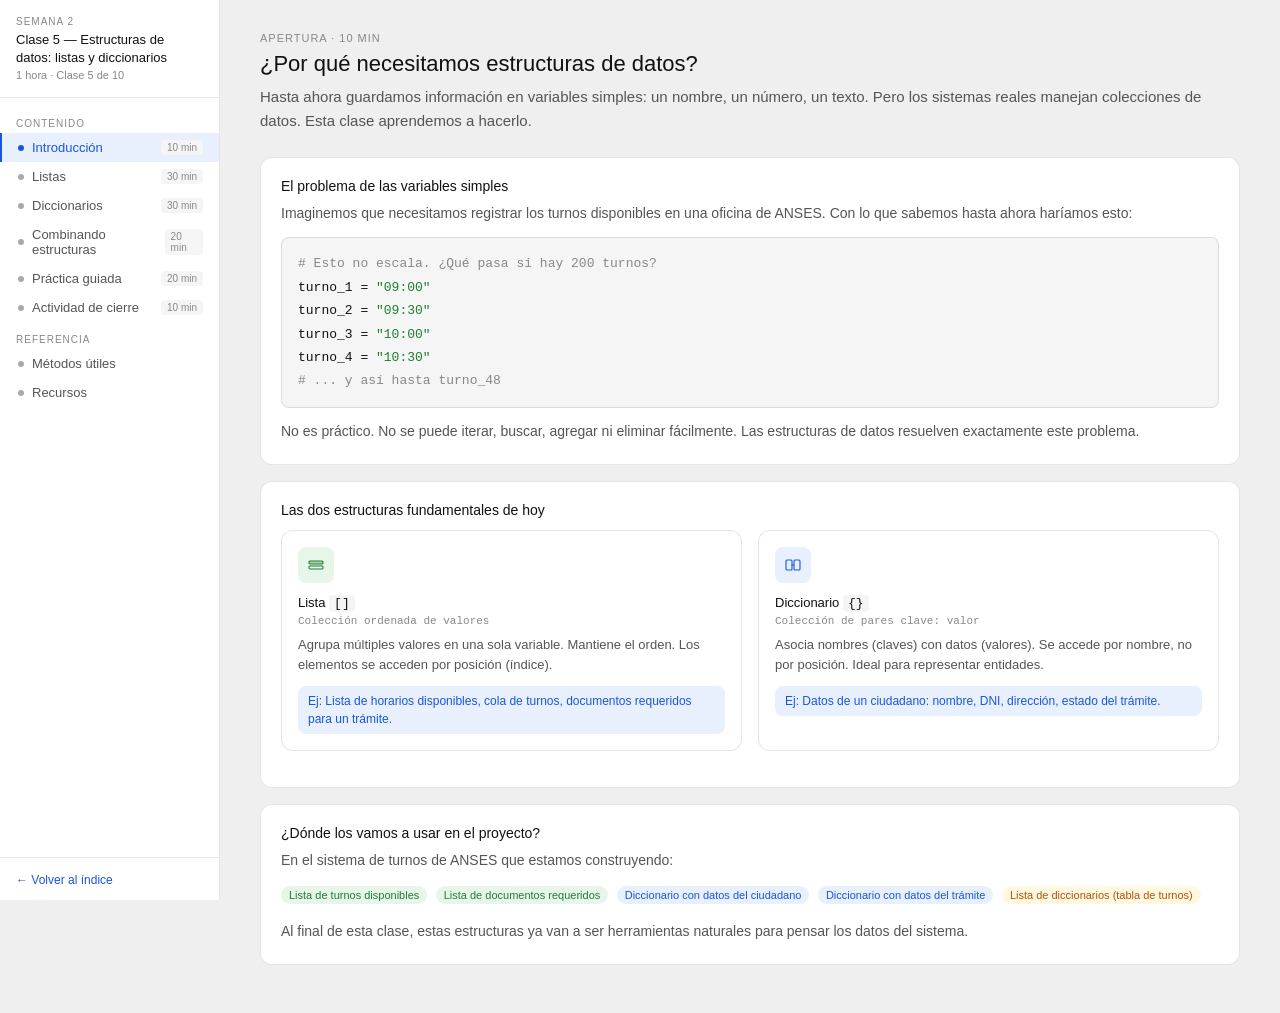
<file: clase5_estructuras_datos_canvas.html>
<!DOCTYPE html>
<html lang="es">
<head>
<meta charset="UTF-8">
<meta name="viewport" content="width=device-width, initial-scale=1.0">
<title>Clase 5 — Estructuras de datos: listas y diccionarios</title>
<link rel="stylesheet" href="canvas_shared.css">
</head>
<body>

<div class="canvas">
  <div class="sidebar">
    <div class="sidebar-top">
      <div class="sidebar-badge">Semana 2</div>
      <div class="sidebar-title">Clase 5 — Estructuras de datos: listas y diccionarios</div>
      <div class="sidebar-sub">1 hora · Clase 5 de 10</div>
    </div>
    <div class="nav">
      <div class="nav-label">Contenido</div>
      <div class="nav-item active" onclick="show('intro',this)"><div class="nav-dot"></div>Introducción<span class="time-badge">10 min</span></div>
      <div class="nav-item" onclick="show('listas',this)"><div class="nav-dot"></div>Listas<span class="time-badge">30 min</span></div>
      <div class="nav-item" onclick="show('diccionarios',this)"><div class="nav-dot"></div>Diccionarios<span class="time-badge">30 min</span></div>
      <div class="nav-item" onclick="show('combinando',this)"><div class="nav-dot"></div>Combinando estructuras<span class="time-badge">20 min</span></div>
      <div class="nav-item" onclick="show('practica',this)"><div class="nav-dot"></div>Práctica guiada<span class="time-badge">20 min</span></div>
      <div class="nav-item" onclick="show('cierre',this)"><div class="nav-dot"></div>Actividad de cierre<span class="time-badge">10 min</span></div>
      <div class="nav-label">Referencia</div>
      <div class="nav-item" onclick="show('metodos',this)"><div class="nav-dot"></div>Métodos útiles</div>
      <div class="nav-item" onclick="show('recursos',this)"><div class="nav-dot"></div>Recursos</div>
    </div>
    <div class="sidebar-home-link" style="margin-top:auto;padding:12px 16px;border-top:0.5px solid var(--color-border-tertiary);">
      <a href="index.html" style="font-size:12px;color:var(--color-text-info);text-decoration:none;font-weight:500;">← Volver al índice</a>
    </div>
  </div>

  <div class="main">

    <!-- INTRO -->
    <div id="intro" class="section active">
      <div class="section-header">
        <div class="section-tag">Apertura · 10 min</div>
        <div class="section-title">¿Por qué necesitamos estructuras de datos?</div>
        <div class="section-desc">Hasta ahora guardamos información en variables simples: un nombre, un número, un texto. Pero los sistemas reales manejan colecciones de datos. Esta clase aprendemos a hacerlo.</div>
      </div>

      <div class="card">
        <div class="card-title">El problema de las variables simples</div>
        <div class="card-body">Imaginemos que necesitamos registrar los turnos disponibles en una oficina de ANSES. Con lo que sabemos hasta ahora haríamos esto:</div>
        <div class="code-block"><span class="comment"># Esto no escala. ¿Qué pasa si hay 200 turnos?</span>
turno_1 = <span class="string">"09:00"</span>
turno_2 = <span class="string">"09:30"</span>
turno_3 = <span class="string">"10:00"</span>
turno_4 = <span class="string">"10:30"</span>
<span class="comment"># ... y así hasta turno_48</span></div>
        <div class="card-body" style="margin-top:10px">No es práctico. No se puede iterar, buscar, agregar ni eliminar fácilmente. Las estructuras de datos resuelven exactamente este problema.</div>
      </div>

      <div class="card">
        <div class="card-title">Las dos estructuras fundamentales de hoy</div>
        <div class="grid-2" style="margin-top:12px">
          <div class="layer-card">
            <div class="layer-icon" style="background:var(--color-background-success)">
              <svg width="16" height="16" viewBox="0 0 16 16" fill="none"><rect x="1" y="4" width="14" height="3" rx="1" fill="var(--color-text-success)" opacity="0.3"/><rect x="1" y="4" width="14" height="3" rx="1" stroke="var(--color-text-success)" stroke-width="1.1"/><rect x="1" y="9" width="14" height="3" rx="1" stroke="var(--color-text-success)" stroke-width="1.1"/></svg>
            </div>
            <div class="layer-name">Lista <code>[]</code></div>
            <div class="layer-tech">Colección ordenada de valores</div>
            <div class="layer-desc">Agrupa múltiples valores en una sola variable. Mantiene el orden. Los elementos se acceden por posición (índice).</div>
            <div class="layer-example">Ej: Lista de horarios disponibles, cola de turnos, documentos requeridos para un trámite.</div>
          </div>
          <div class="layer-card">
            <div class="layer-icon" style="background:var(--color-background-info)">
              <svg width="16" height="16" viewBox="0 0 16 16" fill="none"><rect x="1" y="3" width="6" height="10" rx="1" stroke="var(--color-text-info)" stroke-width="1.1"/><rect x="9" y="3" width="6" height="10" rx="1" stroke="var(--color-text-info)" stroke-width="1.1"/><path d="M7 8h2" stroke="var(--color-text-info)" stroke-width="1.1" stroke-linecap="round"/></svg>
            </div>
            <div class="layer-name">Diccionario <code>{}</code></div>
            <div class="layer-tech">Colección de pares clave: valor</div>
            <div class="layer-desc">Asocia nombres (claves) con datos (valores). Se accede por nombre, no por posición. Ideal para representar entidades.</div>
            <div class="layer-example">Ej: Datos de un ciudadano: nombre, DNI, dirección, estado del trámite.</div>
          </div>
        </div>
      </div>

      <div class="card">
        <div class="card-title">¿Dónde los vamos a usar en el proyecto?</div>
        <div class="card-body">En el sistema de turnos de ANSES que estamos construyendo:</div>
        <div style="margin-top:12px">
          <span class="pill pill-success">Lista de turnos disponibles</span>
          <span class="pill pill-success">Lista de documentos requeridos</span>
          <span class="pill pill-info">Diccionario con datos del ciudadano</span>
          <span class="pill pill-info">Diccionario con datos del trámite</span>
          <span class="pill pill-warn">Lista de diccionarios (tabla de turnos)</span>
        </div>
        <div class="card-body" style="margin-top:12px">Al final de esta clase, estas estructuras ya van a ser herramientas naturales para pensar los datos del sistema.</div>
      </div>
    </div>

    <!-- LISTAS -->
    <div id="listas" class="section">
      <div class="section-header">
        <div class="section-tag">Concepto · 30 min</div>
        <div class="section-title">Listas</div>
        <div class="section-desc">Una lista agrupa múltiples valores en una sola variable. Los valores mantienen su orden y se pueden modificar.</div>
      </div>

      <div class="card">
        <div class="ex-header"><div class="ex-num">1</div><div class="ex-title">Crear una lista</div></div>
        <div class="code-block"><span class="comment"># Horarios disponibles en la sede Palermo de ANSES</span>
horarios = [<span class="string">"09:00"</span>, <span class="string">"09:30"</span>, <span class="string">"10:00"</span>, <span class="string">"10:30"</span>, <span class="string">"11:00"</span>]

<span class="kw">print</span>(horarios)
<span class="output">['09:00', '09:30', '10:00', '10:30', '11:00']</span>

<span class="kw">print</span>(<span class="kw">len</span>(horarios))   <span class="comment"># Cuántos elementos tiene</span>
<span class="output">5</span></div>
        <div class="card-body" style="font-size:13px;margin-top:10px">Los corchetes <code>[]</code> definen la lista. Los elementos van separados por comas. Pueden ser textos, números o cualquier tipo de dato.</div>
      </div>

      <div class="card">
        <div class="ex-header"><div class="ex-num">2</div><div class="ex-title">Acceder a elementos por índice</div></div>
        <div class="card-body" style="font-size:13px;margin-bottom:10px">Python cuenta desde cero. El primer elemento tiene índice 0, el segundo índice 1, y así.</div>
        <div class="code-block">horarios = [<span class="string">"09:00"</span>, <span class="string">"09:30"</span>, <span class="string">"10:00"</span>, <span class="string">"10:30"</span>, <span class="string">"11:00"</span>]
<span class="comment">#               [0]        [1]        [2]        [3]        [4]</span>

<span class="kw">print</span>(horarios[0])   <span class="comment"># Primer horario</span>
<span class="output">09:00</span>

<span class="kw">print</span>(horarios[2])   <span class="comment"># Tercer horario</span>
<span class="output">10:00</span>

<span class="kw">print</span>(horarios[-1])  <span class="comment"># Último horario (índice negativo)</span>
<span class="output">11:00</span></div>
        <div class="warn">Intentar acceder a <code>horarios[5]</code> da <strong>IndexError</strong>: el índice 5 no existe en una lista de 5 elementos (los índices van del 0 al 4).</div>
      </div>

      <div class="card">
        <div class="ex-header"><div class="ex-num">3</div><div class="ex-title">Agregar y eliminar elementos</div></div>
        <div class="code-block">horarios = [<span class="string">"09:00"</span>, <span class="string">"09:30"</span>, <span class="string">"10:00"</span>]

<span class="comment"># Agregar al final</span>
horarios.append(<span class="string">"10:30"</span>)
<span class="kw">print</span>(horarios)
<span class="output">['09:00', '09:30', '10:00', '10:30']</span>

<span class="comment"># Eliminar por valor</span>
horarios.remove(<span class="string">"09:30"</span>)   <span class="comment"># El turno fue tomado</span>
<span class="kw">print</span>(horarios)
<span class="output">['09:00', '10:00', '10:30']</span>

<span class="comment"># Eliminar por posición</span>
horarios.pop(0)             <span class="comment"># Elimina el primero</span>
<span class="kw">print</span>(horarios)
<span class="output">['10:00', '10:30']</span></div>
      </div>

      <div class="card">
        <div class="ex-header"><div class="ex-num">4</div><div class="ex-title">Recorrer una lista con for</div></div>
        <div class="card-body" style="font-size:13px;margin-bottom:10px">Una de las operaciones más frecuentes: hacer algo con cada elemento de la lista.</div>
        <div class="code-block">documentos_requeridos = [
    <span class="string">"DNI original"</span>,
    <span class="string">"Constancia de CUIL"</span>,
    <span class="string">"Último recibo de sueldo"</span>,
    <span class="string">"Formulario PS.6.75"</span>
]

<span class="kw">print</span>(<span class="string">"Documentos requeridos para el trámite:"</span>)
<span class="kw">for</span> doc <span class="kw">in</span> documentos_requeridos:
    <span class="kw">print</span>(<span class="string">f"  - {doc}"</span>)
<span class="output">Documentos requeridos para el trámite:
  - DNI original
  - Constancia de CUIL
  - Último recibo de sueldo
  - Formulario PS.6.75</span></div>
        <div class="tip">La variable <code>doc</code> es temporal: toma el valor de cada elemento en cada vuelta del loop. El nombre puede ser cualquiera, pero tiene que ser descriptivo.</div>
      </div>

      <div class="card">
        <div class="ex-header"><div class="ex-num">5</div><div class="ex-title">Verificar si un elemento está en la lista</div></div>
        <div class="code-block">documentos_requeridos = [<span class="string">"DNI original"</span>, <span class="string">"Constancia de CUIL"</span>, <span class="string">"Formulario PS.6.75"</span>]
documentos_presentados = [<span class="string">"DNI original"</span>, <span class="string">"Constancia de CUIL"</span>]

<span class="kw">for</span> doc <span class="kw">in</span> documentos_requeridos:
    <span class="kw">if</span> doc <span class="kw">in</span> documentos_presentados:
        <span class="kw">print</span>(<span class="string">f"  ✓ {doc}"</span>)
    <span class="kw">else</span>:
        <span class="kw">print</span>(<span class="string">f"  ✗ {doc} — FALTA"</span>)
<span class="output">  ✓ DNI original
  ✓ Constancia de CUIL
  ✗ Formulario PS.6.75 — FALTA</span></div>
        <div class="card-body" style="font-size:13px;margin-top:10px">El operador <code>in</code> devuelve <code>True</code> o <code>False</code>. Es la forma más directa de buscar en una lista en Python.</div>
      </div>
    </div>

    <!-- DICCIONARIOS -->
    <div id="diccionarios" class="section">
      <div class="section-header">
        <div class="section-tag">Concepto · 30 min</div>
        <div class="section-title">Diccionarios</div>
        <div class="section-desc">Un diccionario asocia nombres (claves) con datos (valores). Es la estructura ideal para representar entidades del sistema: ciudadanos, trámites, turnos.</div>
      </div>

      <div class="card">
        <div class="ex-header"><div class="ex-num">1</div><div class="ex-title">Crear un diccionario</div></div>
        <div class="code-block"><span class="comment"># Datos de un ciudadano en el sistema</span>
ciudadano = {
    <span class="string">"nombre"</span>: <span class="string">"María González"</span>,
    <span class="string">"dni"</span>: 30456789,
    <span class="string">"cuil"</span>: <span class="string">"27-30456789-3"</span>,
    <span class="string">"cobertura_activa"</span>: <span class="kw">True</span>
}

<span class="kw">print</span>(ciudadano)
<span class="output">{'nombre': 'María González', 'dni': 30456789, 'cuil': '27-30456789-3', 'cobertura_activa': True}</span></div>
        <div class="card-body" style="font-size:13px;margin-top:10px">Las llaves <code>{}</code> definen el diccionario. Cada par <code>clave: valor</code> se separa con coma. Las claves son strings, los valores pueden ser cualquier tipo.</div>
      </div>

      <div class="card">
        <div class="ex-header"><div class="ex-num">2</div><div class="ex-title">Acceder a valores por clave</div></div>
        <div class="code-block">ciudadano = {
    <span class="string">"nombre"</span>: <span class="string">"María González"</span>,
    <span class="string">"dni"</span>: 30456789,
    <span class="string">"cuil"</span>: <span class="string">"27-30456789-3"</span>
}

<span class="kw">print</span>(ciudadano[<span class="string">"nombre"</span>])
<span class="output">María González</span>

<span class="kw">print</span>(<span class="string">f"DNI: {ciudadano['dni']}"</span>)
<span class="output">DNI: 30456789</span>

<span class="comment"># Forma segura: .get() no lanza error si la clave no existe</span>
email = ciudadano.get(<span class="string">"email"</span>, <span class="string">"sin email registrado"</span>)
<span class="kw">print</span>(email)
<span class="output">sin email registrado</span></div>
        <div class="tip">Preferir <code>.get(clave, valor_por_defecto)</code> cuando no se puede garantizar que la clave exista. Evita errores <strong>KeyError</strong> en producción.</div>
      </div>

      <div class="card">
        <div class="ex-header"><div class="ex-num">3</div><div class="ex-title">Agregar y modificar datos</div></div>
        <div class="code-block">ciudadano = {
    <span class="string">"nombre"</span>: <span class="string">"María González"</span>,
    <span class="string">"dni"</span>: 30456789
}

<span class="comment"># Agregar nueva clave</span>
ciudadano[<span class="string">"telefono"</span>] = <span class="string">"11-4523-8800"</span>

<span class="comment"># Modificar valor existente</span>
ciudadano[<span class="string">"nombre"</span>] = <span class="string">"María Laura González"</span>

<span class="kw">print</span>(ciudadano)
<span class="output">{'nombre': 'María Laura González', 'dni': 30456789, 'telefono': '11-4523-8800'}</span></div>
      </div>

      <div class="card">
        <div class="ex-header"><div class="ex-num">4</div><div class="ex-title">Recorrer un diccionario</div></div>
        <div class="code-block">tramite = {
    <span class="string">"tipo"</span>: <span class="string">"Jubilación ordinaria"</span>,
    <span class="string">"expediente"</span>: <span class="string">"EXP-2024-00847"</span>,
    <span class="string">"estado"</span>: <span class="string">"En evaluación"</span>,
    <span class="string">"dias_restantes"</span>: 15
}

<span class="comment"># Recorrer claves y valores</span>
<span class="kw">print</span>(<span class="string">"=== Estado del trámite ==="</span>)
<span class="kw">for</span> clave, valor <span class="kw">in</span> tramite.items():
    <span class="kw">print</span>(<span class="string">f"  {clave}: {valor}"</span>)
<span class="output">=== Estado del trámite ===
  tipo: Jubilación ordinaria
  expediente: EXP-2024-00847
  estado: En evaluación
  dias_restantes: 15</span></div>
        <div class="card-body" style="font-size:13px;margin-top:10px">El método <code>.items()</code> devuelve cada par clave-valor. Es la forma estándar de recorrer un diccionario completo.</div>
      </div>

      <div class="card">
        <div class="ex-header"><div class="ex-num">5</div><div class="ex-title">Verificar si una clave existe</div></div>
        <div class="code-block">ciudadano = {
    <span class="string">"nombre"</span>: <span class="string">"María González"</span>,
    <span class="string">"dni"</span>: 30456789
}

<span class="kw">if</span> <span class="string">"telefono"</span> <span class="kw">in</span> ciudadano:
    <span class="kw">print</span>(<span class="string">f"Teléfono: {ciudadano['telefono']}"</span>)
<span class="kw">else</span>:
    <span class="kw">print</span>(<span class="string">"El ciudadano no tiene teléfono registrado."</span>)
<span class="output">El ciudadano no tiene teléfono registrado.</span></div>
        <div class="warn">Usar <code>"clave" in diccionario</code> <strong>antes</strong> de acceder a una clave cuando no se sabe si existe. El acceso directo a una clave inexistente lanza <strong>KeyError</strong> y detiene el programa.</div>
      </div>
    </div>

    <!-- COMBINANDO -->
    <div id="combinando" class="section">
      <div class="section-header">
        <div class="section-tag">Integración · 20 min</div>
        <div class="section-title">Combinando listas y diccionarios</div>
        <div class="section-desc">La mayoría de los datos reales son listas de diccionarios: una colección de entidades, donde cada entidad tiene sus propios campos. Esta es la base de cualquier tabla de base de datos.</div>
      </div>

      <div class="card">
        <div class="card-title">Lista de diccionarios: la estructura más frecuente</div>
        <div class="card-body" style="margin-bottom:10px">Un registro de turnos del día es exactamente esto: una lista donde cada elemento es un turno (diccionario).</div>
        <div class="code-block">turnos_del_dia = [
    {<span class="string">"horario"</span>: <span class="string">"09:00"</span>, <span class="string">"ciudadano"</span>: <span class="string">"Juan Martínez"</span>, <span class="string">"tramite"</span>: <span class="string">"Asignación Familiar"</span>, <span class="string">"estado"</span>: <span class="string">"atendido"</span>},
    {<span class="string">"horario"</span>: <span class="string">"09:30"</span>, <span class="string">"ciudadano"</span>: <span class="string">"Ana López"</span>,     <span class="string">"tramite"</span>: <span class="string">"Jubilación"</span>,          <span class="string">"estado"</span>: <span class="string">"en espera"</span>},
    {<span class="string">"horario"</span>: <span class="string">"10:00"</span>, <span class="string">"ciudadano"</span>: <span class="string">"Pedro Silva"</span>,    <span class="string">"tramite"</span>: <span class="string">"Pensión"</span>,             <span class="string">"estado"</span>: <span class="string">"en espera"</span>},
    {<span class="string">"horario"</span>: <span class="string">"10:30"</span>, <span class="string">"ciudadano"</span>: <span class="string">"Rosa Díaz"</span>,      <span class="string">"tramite"</span>: <span class="string">"Asignación Familiar"</span>, <span class="string">"estado"</span>: <span class="string">"ausente"</span>},
]</div>
        <div class="tip">Esta estructura es exactamente lo que Django va a devolver cuando consultemos la base de datos.</div>
      </div>

      <div class="card">
        <div class="card-title">Acceder a datos anidados</div>
        <div class="code-block"><span class="comment"># Acceder al primer turno</span>
primer_turno = turnos_del_dia[0]
<span class="kw">print</span>(primer_turno[<span class="string">"ciudadano"</span>])
<span class="output">Juan Martínez</span>

<span class="comment"># En una sola línea</span>
<span class="kw">print</span>(turnos_del_dia[2][<span class="string">"tramite"</span>])
<span class="output">Pensión</span>

<span class="comment"># Recorrer y mostrar todos</span>
<span class="kw">for</span> turno <span class="kw">in</span> turnos_del_dia:
    <span class="kw">print</span>(<span class="string">f"  {turno['horario']}  {turno['ciudadano']:<20}  {turno['estado']}"</span>)
<span class="output">  09:00  Juan Martínez         atendido
  09:30  Ana López             en espera
  10:00  Pedro Silva           en espera
  10:30  Rosa Díaz             ausente</span></div>
      </div>

      <div class="card">
        <div class="card-title">Filtrar con condiciones</div>
        <div class="card-body" style="margin-bottom:10px">¿Cuántos turnos todavía están en espera? ¿Qué ciudadanos hay que llamar?</div>
        <div class="code-block">turnos_pendientes = []

<span class="kw">for</span> turno <span class="kw">in</span> turnos_del_dia:
    <span class="kw">if</span> turno[<span class="string">"estado"</span>] == <span class="string">"en espera"</span>:
        turnos_pendientes.append(turno)

<span class="kw">print</span>(<span class="string">f"Turnos pendientes: {len(turnos_pendientes)}"</span>)
<span class="kw">for</span> t <span class="kw">in</span> turnos_pendientes:
    <span class="kw">print</span>(<span class="string">f"  → {t['horario']} — {t['ciudadano']}"</span>)
<span class="output">Turnos pendientes: 2
  → 09:30 — Ana López
  → 10:00 — Pedro Silva</span></div>
        <div class="card-body" style="font-size:13px;margin-top:10px">Este patrón — recorrer una lista, evaluar una condición, acumular en otra lista — es uno de los más usados en backend. Lo vamos a ver cientos de veces en el curso.</div>
      </div>
    </div>

    <!-- PRACTICA -->
    <div id="practica" class="section">
      <div class="section-header">
        <div class="section-tag">Práctica guiada · 20 min</div>
        <div class="section-title">Práctica en el intérprete de Python</div>
        <div class="section-desc">Abrir la terminal, ejecutar <code>python3</code> y resolver los ejercicios en vivo. El instructor realiza cada ejercicio mientras la clase replica.</div>
      </div>

      <div class="card">
        <div class="ex-header"><div class="ex-num">1</div><div class="ex-title">Construir la lista de horarios disponibles</div></div>
        <div class="code-block"><span class="kw">>>></span> horarios = [<span class="string">"09:00"</span>, <span class="string">"09:30"</span>, <span class="string">"10:00"</span>, <span class="string">"10:30"</span>, <span class="string">"11:00"</span>]
<span class="kw">>>></span> <span class="kw">print</span>(<span class="string">f"Hay {len(horarios)} turnos disponibles"</span>)
Hay 5 turnos disponibles

<span class="kw">>>></span> horarios.append(<span class="string">"11:30"</span>)
<span class="kw">>>></span> <span class="kw">print</span>(<span class="string">f"Ahora hay {len(horarios)} turnos"</span>)
Ahora hay 6 turnos

<span class="kw">>>></span> horarios.remove(<span class="string">"09:00"</span>)   <span class="comment"># Turno tomado</span>
<span class="kw">>>></span> <span class="kw">print</span>(horarios)
['09:30', '10:00', '10:30', '11:00', '11:30']</div>
      </div>

      <div class="card">
        <div class="ex-header"><div class="ex-num">2</div><div class="ex-title">Crear el diccionario de un ciudadano</div></div>
        <div class="code-block"><span class="kw">>>></span> ciudadano = {
...     <span class="string">"nombre"</span>: <span class="string">"Luis Fernández"</span>,
...     <span class="string">"dni"</span>: 25678901,
...     <span class="string">"tramite"</span>: <span class="string">"Asignación Familiar"</span>,
...     <span class="string">"turno"</span>: <span class="string">"10:30"</span>
... }
<span class="kw">>>></span> <span class="kw">print</span>(<span class="string">f"Ciudadano: {ciudadano['nombre']}, turno: {ciudadano['turno']}"</span>)
Ciudadano: Luis Fernández, turno: 10:30</div>
      </div>

      <div class="card">
        <div class="ex-header"><div class="ex-num">3</div><div class="ex-title">Calcular estadísticas de la jornada</div></div>
        <div class="code-block">turnos = [
    {<span class="string">"ciudadano"</span>: <span class="string">"Juan"</span>,  <span class="string">"estado"</span>: <span class="string">"atendido"</span>},
    {<span class="string">"ciudadano"</span>: <span class="string">"Ana"</span>,   <span class="string">"estado"</span>: <span class="string">"atendido"</span>},
    {<span class="string">"ciudadano"</span>: <span class="string">"Pedro"</span>, <span class="string">"estado"</span>: <span class="string">"ausente"</span>},
    {<span class="string">"ciudadano"</span>: <span class="string">"Rosa"</span>,  <span class="string">"estado"</span>: <span class="string">"atendido"</span>},
    {<span class="string">"ciudadano"</span>: <span class="string">"Carlos"</span>,<span class="string">"estado"</span>: <span class="string">"ausente"</span>},
]

atendidos = 0
ausentes = 0

<span class="kw">for</span> t <span class="kw">in</span> turnos:
    <span class="kw">if</span> t[<span class="string">"estado"</span>] == <span class="string">"atendido"</span>:
        atendidos += 1
    <span class="kw">else</span>:
        ausentes += 1

<span class="kw">print</span>(<span class="string">f"Atendidos: {atendidos} | Ausentes: {ausentes} | Total: {len(turnos)}"</span>)
<span class="output">Atendidos: 3 | Ausentes: 2 | Total: 5</span></div>
        <div class="tip">Este tipo de conteo por categorías es la base de cualquier reporte o dashboard. En las semanas siguientes lo vamos a convertir en un endpoint de la API.</div>
      </div>
    </div>

    <!-- CIERRE -->
    <div id="cierre" class="section">
      <div class="section-header">
        <div class="section-tag">Actividad · 10 min</div>
        <div class="section-title">Actividad de cierre: módulo de datos del sistema</div>
        <div class="section-desc">Crear el archivo <code>datos.py</code> dentro de la carpeta <code>sistema-turnos</code>. Este archivo va a crecer en las próximas semanas.</div>
      </div>

      <div class="card">
        <div class="card-title">Paso 1 — Abrir VS Code en la carpeta del proyecto</div>
        <div class="code-block">cd sistema-turnos
code .</div>
        <div class="card-body" style="font-size:13px;margin-top:8px">Crear un archivo nuevo llamado <code>datos.py</code> dentro de la carpeta.</div>
      </div>

      <div class="card">
        <div class="card-title">Paso 2 — Escribir el módulo de datos</div>
        <div class="tip">Tipear el código en lugar de copiarlo. Cada línea escrita es una línea aprendida.</div>
        <div class="code-block"><span class="comment"># Sistema de Gestión de Turnos - Módulo de Datos
# Proyecto del curso de Desarrollo Web - Semana 2</span>

<span class="comment"># --- Datos de la sede ---</span>
sede = {
    <span class="string">"nombre"</span>: <span class="string">"ANSES Palermo"</span>,
    <span class="string">"direccion"</span>: <span class="string">"Av. Santa Fe 3132, CABA"</span>,
    <span class="string">"capacidad_diaria"</span>: 48
}

<span class="comment"># --- Horarios disponibles ---</span>
horarios_disponibles = [
    <span class="string">"09:00"</span>, <span class="string">"09:30"</span>, <span class="string">"10:00"</span>, <span class="string">"10:30"</span>,
    <span class="string">"11:00"</span>, <span class="string">"11:30"</span>, <span class="string">"14:00"</span>, <span class="string">"14:30"</span>
]

<span class="comment"># --- Trámites disponibles ---</span>
tramites = [
    <span class="string">"Jubilación ordinaria"</span>,
    <span class="string">"Asignación Familiar"</span>,
    <span class="string">"Pensión por fallecimiento"</span>,
    <span class="string">"SUAF"</span>
]

<span class="comment"># --- Registro del día ---</span>
turnos_registrados = [
    {<span class="string">"horario"</span>: <span class="string">"09:00"</span>, <span class="string">"nombre"</span>: <span class="string">"Juan Martínez"</span>, <span class="string">"tramite"</span>: <span class="string">"Asignación Familiar"</span>, <span class="string">"estado"</span>: <span class="string">"atendido"</span>},
    {<span class="string">"horario"</span>: <span class="string">"09:30"</span>, <span class="string">"nombre"</span>: <span class="string">"Ana López"</span>,     <span class="string">"tramite"</span>: <span class="string">"Jubilación ordinaria"</span>,  <span class="string">"estado"</span>: <span class="string">"en espera"</span>},
    {<span class="string">"horario"</span>: <span class="string">"10:00"</span>, <span class="string">"nombre"</span>: <span class="string">"Pedro Silva"</span>,  <span class="string">"tramite"</span>: <span class="string">"Pensión por fallecimiento"</span>,<span class="string">"estado"</span>: <span class="string">"en espera"</span>},
]

<span class="comment"># --- Mostrar resumen de la sede ---</span>
<span class="kw">print</span>(<span class="string">"=" * 50</span>)
<span class="kw">print</span>(<span class="string">f"  {sede['nombre']}"</span>)
<span class="kw">print</span>(<span class="string">f"  {sede['direccion']}"</span>)
<span class="kw">print</span>(<span class="string">"=" * 50</span>)

<span class="kw">print</span>(<span class="string">f"\nHorarios disponibles ({len(horarios_disponibles)}):"</span>)
<span class="kw">for</span> h <span class="kw">in</span> horarios_disponibles:
    <span class="kw">print</span>(<span class="string">f"  {h}"</span>)

<span class="kw">print</span>(<span class="string">f"\nTurnos registrados hoy: {len(turnos_registrados)}"</span>)
<span class="kw">for</span> t <span class="kw">in</span> turnos_registrados:
    <span class="kw">print</span>(<span class="string">f"  {t['horario']}  {t['nombre']:<22}  [{t['estado']}]"</span>)</div>
      </div>

      <div class="card">
        <div class="card-title">Paso 3 — Ejecutar y verificar</div>
        <div class="code-block">python3 datos.py</div>
        <div class="code-block" style="margin-top:8px"><span class="output">==================================================
  ANSES Palermo
  Av. Santa Fe 3132, CABA
==================================================

Horarios disponibles (8):
  09:00
  09:30
  10:00
  10:30
  11:00
  11:30
  14:00
  14:30

Turnos registrados hoy: 3
  09:00  Juan Martínez          [atendido]
  09:30  Ana López              [en espera]
  10:00  Pedro Silva            [en espera]</span></div>
      </div>

      <div class="card">
        <div class="card-title">Desafío opcional</div>
        <div class="card-body">Agregar al final del programa un bloque que cuente y muestre cuántos turnos están atendidos, cuántos en espera y cuántos ausentes. Usar un loop y contadores, como en el ejercicio 3 de la práctica guiada.</div>
      </div>
    </div>

    <!-- MÉTODOS ÚTILES -->
    <div id="metodos" class="section">
      <div class="section-header">
        <div class="section-tag">Referencia</div>
        <div class="section-title">Métodos útiles de listas y diccionarios</div>
        <div class="section-desc">Referencia rápida de los métodos más frecuentes. No hace falta memorizarlos todos: con el uso diario se vuelven naturales.</div>
      </div>

      <div class="card">
        <div class="card-title">Métodos de listas</div>
        <div class="code-block">lista = [<span class="string">"a"</span>, <span class="string">"b"</span>, <span class="string">"c"</span>]

lista.append(<span class="string">"d"</span>)         <span class="comment"># Agrega al final</span>
lista.insert(1, <span class="string">"x"</span>)       <span class="comment"># Inserta en posición 1</span>
lista.remove(<span class="string">"b"</span>)         <span class="comment"># Elimina por valor (primera ocurrencia)</span>
lista.pop()               <span class="comment"># Elimina y devuelve el último</span>
lista.pop(0)              <span class="comment"># Elimina y devuelve el de posición 0</span>
lista.sort()              <span class="comment"># Ordena en el lugar (solo para tipos comparables)</span>
lista.reverse()           <span class="comment"># Invierte el orden</span>
lista.index(<span class="string">"a"</span>)         <span class="comment"># Devuelve la posición de "a"</span>
lista.count(<span class="string">"a"</span>)         <span class="comment"># Cuántas veces aparece "a"</span>
lista.clear()             <span class="comment"># Vacía la lista</span>
nueva = lista.copy()      <span class="comment"># Copia la lista (no la misma referencia)</span></div>
      </div>

      <div class="card">
        <div class="card-title">Métodos de diccionarios</div>
        <div class="code-block">d = {<span class="string">"a"</span>: 1, <span class="string">"b"</span>: 2, <span class="string">"c"</span>: 3}

d.keys()                  <span class="comment"># Lista de claves: dict_keys(['a', 'b', 'c'])</span>
d.values()                <span class="comment"># Lista de valores: dict_values([1, 2, 3])</span>
d.items()                 <span class="comment"># Lista de pares: dict_items([('a', 1), ...])</span>
d.get(<span class="string">"x"</span>, <span class="string">"no existe"</span>)  <span class="comment"># Acceso seguro con valor por defecto</span>
d.pop(<span class="string">"b"</span>)               <span class="comment"># Elimina "b" y devuelve su valor (2)</span>
d.update({<span class="string">"d"</span>: 4})       <span class="comment"># Agrega o actualiza claves en bloque</span>
d.clear()                 <span class="comment"># Vacía el diccionario</span>
copia = d.copy()          <span class="comment"># Copia superficial del diccionario</span>
<span class="string">"a"</span> <span class="kw">in</span> d                  <span class="comment"># True si "a" es clave del diccionario</span></div>
      </div>

      <div class="card">
        <div class="card-title">Errores comunes y cómo evitarlos</div>
        <div class="trouble-item">
          <div class="trouble-q">IndexError: list index out of range</div>
          <div class="trouble-a">Se intentó acceder a una posición que no existe. Verificar con <code>len(lista)</code> antes o usar <code>if i &lt; len(lista)</code>.</div>
        </div>
        <div class="divider"></div>
        <div class="trouble-item">
          <div class="trouble-q">KeyError: 'nombre'</div>
          <div class="trouble-a">La clave no existe en el diccionario. Usar <code>diccionario.get("nombre")</code> o verificar con <code>"nombre" in diccionario</code> antes de acceder.</div>
        </div>
        <div class="divider"></div>
        <div class="trouble-item">
          <div class="trouble-q">TypeError: unhashable type: 'list'</div>
          <div class="trouble-a">Se intentó usar una lista como clave de diccionario. Las claves deben ser tipos inmutables: strings, números, tuplas.</div>
        </div>
      </div>
    </div>

    <!-- RECURSOS -->
    <div id="recursos" class="section">
      <div class="section-header">
        <div class="section-tag">Referencia</div>
        <div class="section-title">Recursos adicionales</div>
        <div class="section-desc">Documentación oficial y materiales para profundizar entre la Clase 5 y la Clase 6.</div>
      </div>

      <div class="card">
        <div class="card-title">Para esta semana</div>
        <div class="install-row">
          <div style="flex:1">
            <div class="install-name">Documentación de listas en Python (español)</div>
            <div class="install-desc">Referencia completa de todos los métodos disponibles, con ejemplos.</div>
            <div class="install-cmd">docs.python.org/es/3/tutorial/datastructures.html</div>
          </div>
        </div>
        <div class="install-row">
          <div style="flex:1">
            <div class="install-name">Visualizador de estructuras de datos — Python Tutor</div>
            <div class="install-desc">Permite ejecutar código paso a paso y ver exactamente qué hay en memoria en cada momento. Muy útil para entender listas y diccionarios anidados.</div>
            <div class="install-cmd">pythontutor.com</div>
          </div>
        </div>
      </div>

      <div class="card">
        <div class="card-title">Para la próxima clase — Clase 6</div>
        <div class="card-body">En la Clase 6 trabajamos <strong>funciones</strong>: cómo encapsular lógica en bloques reutilizables. Las estructuras de datos de hoy van a ser los parámetros y valores de retorno de esas funciones. El módulo <code>datos.py</code> que creamos hoy va a seguir creciendo.</div>
        <div style="margin-top:12px">
          <span class="pill pill-success">datos.py funcionando ✓</span>
          <span class="pill pill-success">listas: crear, recorrer, filtrar ✓</span>
          <span class="pill pill-success">diccionarios: crear, acceder, modificar ✓</span>
          <span class="pill pill-warn">lista de diccionarios ✓</span>
        </div>
      </div>
    </div>

  </div>
</div>

<script>
function show(id, el) {
  document.querySelectorAll('.section').forEach(s => s.classList.remove('active'));
  document.querySelectorAll('.nav-item').forEach(n => n.classList.remove('active'));
  document.getElementById(id).classList.add('active');
  el.classList.add('active');
  document.querySelector('.main').scrollTop = 0;
}
</script>
</body>
</html>
</file>
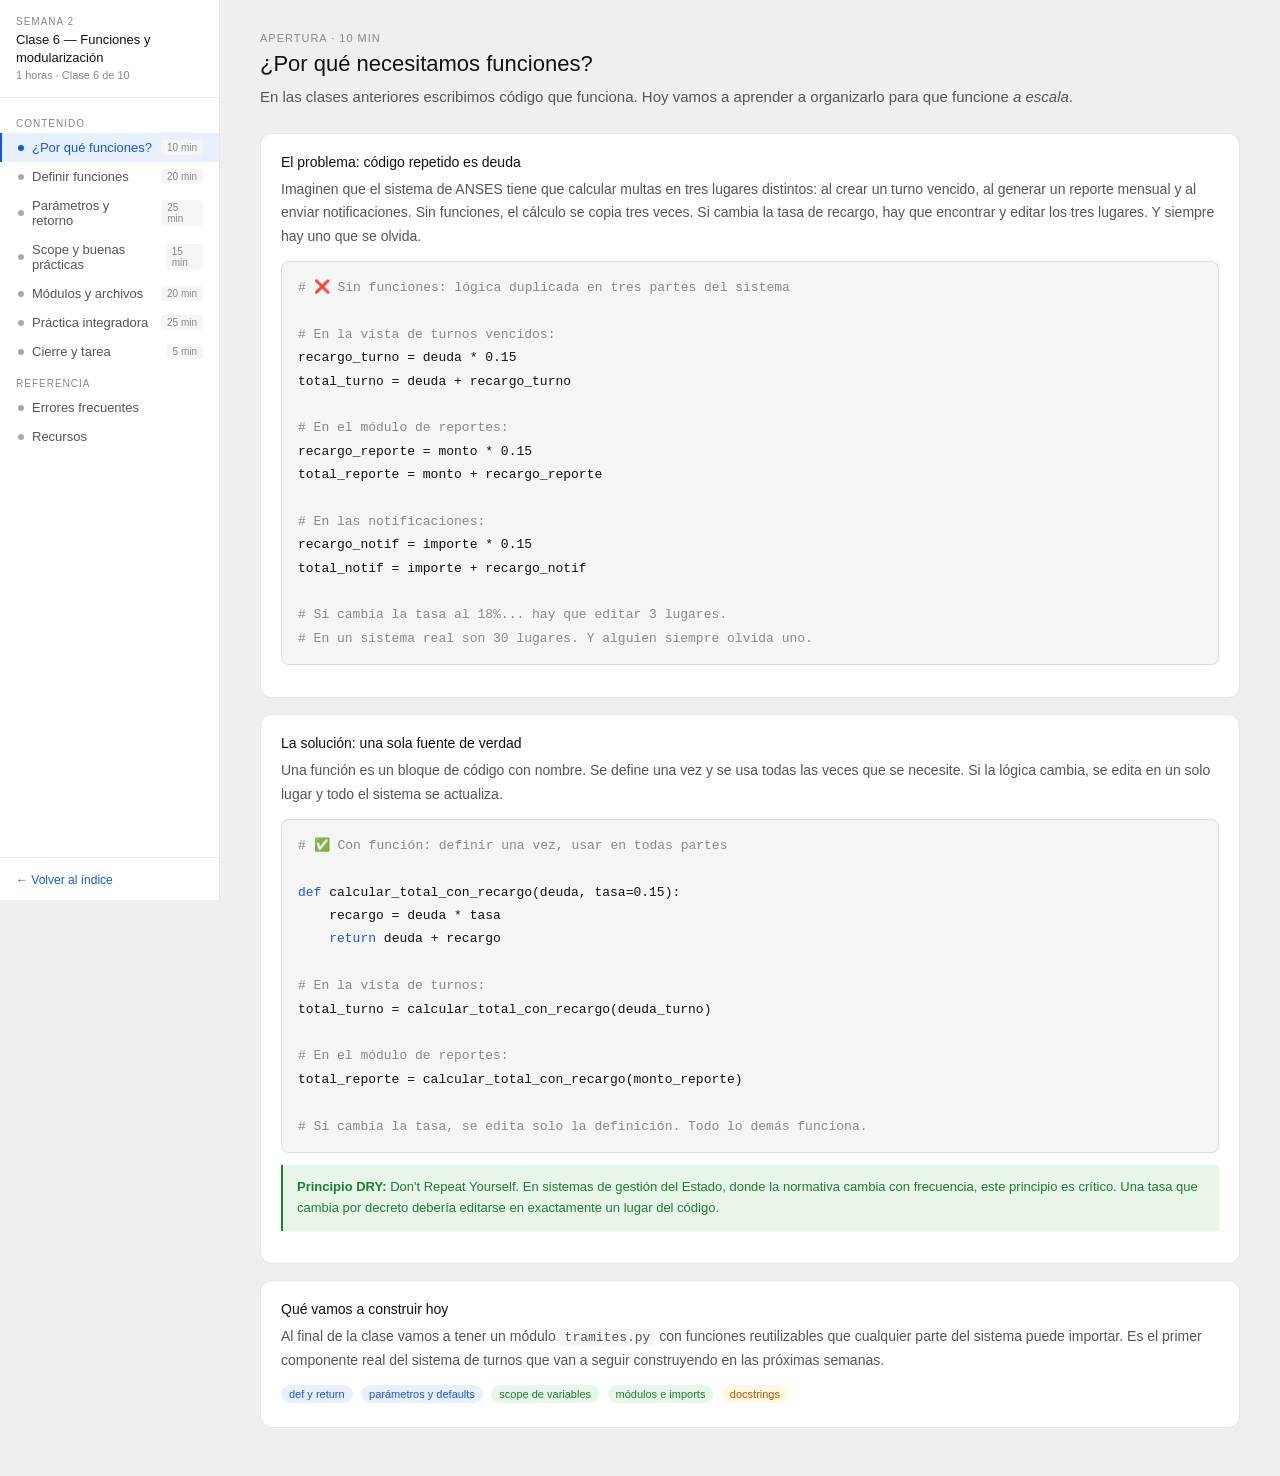
<file: clase6_funciones_canvas.html>
<!DOCTYPE html>
<html lang="es">
<head>
<meta charset="UTF-8">
<meta name="viewport" content="width=device-width, initial-scale=1.0">
<title>Clase 6 — Funciones y Modularización</title>
<link rel="stylesheet" href="canvas_shared.css">
</head>
<body>

<div class="canvas">
  <div class="sidebar">
    <div class="sidebar-top">
      <div class="sidebar-badge">Semana 2</div>
      <div class="sidebar-title">Clase 6 — Funciones y modularización</div>
      <div class="sidebar-sub">1 horas · Clase 6 de 10</div>
    </div>
    <div class="nav">
      <div class="nav-label">Contenido</div>
      <div class="nav-item active" onclick="show('intro',this)"><div class="nav-dot"></div>¿Por qué funciones?<span class="time-badge">10 min</span></div>
      <div class="nav-item" onclick="show('definicion',this)"><div class="nav-dot"></div>Definir funciones<span class="time-badge">20 min</span></div>
      <div class="nav-item" onclick="show('parametros',this)"><div class="nav-dot"></div>Parámetros y retorno<span class="time-badge">25 min</span></div>
      <div class="nav-item" onclick="show('scope',this)"><div class="nav-dot"></div>Scope y buenas prácticas<span class="time-badge">15 min</span></div>
      <div class="nav-item" onclick="show('modulos',this)"><div class="nav-dot"></div>Módulos y archivos<span class="time-badge">20 min</span></div>
      <div class="nav-item" onclick="show('practica',this)"><div class="nav-dot"></div>Práctica integradora<span class="time-badge">25 min</span></div>
      <div class="nav-item" onclick="show('cierre',this)"><div class="nav-dot"></div>Cierre y tarea<span class="time-badge">5 min</span></div>
      <div class="nav-label">Referencia</div>
      <div class="nav-item" onclick="show('errores',this)"><div class="nav-dot"></div>Errores frecuentes</div>
      <div class="nav-item" onclick="show('recursos',this)"><div class="nav-dot"></div>Recursos</div>
    </div>
    <div class="sidebar-home-link" style="margin-top:auto;padding:12px 16px;border-top:0.5px solid var(--color-border-tertiary);">
      <a href="index.html" style="font-size:12px;color:var(--color-text-info);text-decoration:none;font-weight:500;">← Volver al índice</a>
    </div>
  </div>

  <div class="main">

    <!-- INTRO -->
    <div id="intro" class="section active">
      <div class="section-header">
        <div class="section-tag">Apertura · 10 min</div>
        <div class="section-title">¿Por qué necesitamos funciones?</div>
        <div class="section-desc">En las clases anteriores escribimos código que funciona. Hoy vamos a aprender a organizarlo para que funcione <em>a escala</em>.</div>
      </div>

      <div class="card">
        <div class="card-title">El problema: código repetido es deuda</div>
        <div class="card-body">Imaginen que el sistema de ANSES tiene que calcular multas en tres lugares distintos: al crear un turno vencido, al generar un reporte mensual y al enviar notificaciones. Sin funciones, el cálculo se copia tres veces. Si cambia la tasa de recargo, hay que encontrar y editar los tres lugares. Y siempre hay uno que se olvida.</div>
        <div class="code-block"><span class="comment"># ❌ Sin funciones: lógica duplicada en tres partes del sistema</span>

<span class="comment"># En la vista de turnos vencidos:</span>
recargo_turno = deuda * 0.15
total_turno = deuda + recargo_turno

<span class="comment"># En el módulo de reportes:</span>
recargo_reporte = monto * 0.15
total_reporte = monto + recargo_reporte

<span class="comment"># En las notificaciones:</span>
recargo_notif = importe * 0.15
total_notif = importe + recargo_notif

<span class="comment"># Si cambia la tasa al 18%... hay que editar 3 lugares.</span>
<span class="comment"># En un sistema real son 30 lugares. Y alguien siempre olvida uno.</span></div>
      </div>

      <div class="card">
        <div class="card-title">La solución: una sola fuente de verdad</div>
        <div class="card-body">Una función es un bloque de código con nombre. Se define una vez y se usa todas las veces que se necesite. Si la lógica cambia, se edita en un solo lugar y todo el sistema se actualiza.</div>
        <div class="code-block"><span class="comment"># ✅ Con función: definir una vez, usar en todas partes</span>

<span class="kw">def</span> calcular_total_con_recargo(deuda, tasa=0.15):
    recargo = deuda * tasa
    <span class="kw">return</span> deuda + recargo

<span class="comment"># En la vista de turnos:</span>
total_turno = calcular_total_con_recargo(deuda_turno)

<span class="comment"># En el módulo de reportes:</span>
total_reporte = calcular_total_con_recargo(monto_reporte)

<span class="comment"># Si cambia la tasa, se edita solo la definición. Todo lo demás funciona.</span></div>
        <div class="tip"><strong>Principio DRY:</strong> Don't Repeat Yourself. En sistemas de gestión del Estado, donde la normativa cambia con frecuencia, este principio es crítico. Una tasa que cambia por decreto debería editarse en exactamente un lugar del código.</div>
      </div>

      <div class="card">
        <div class="card-title">Qué vamos a construir hoy</div>
        <div class="card-body">Al final de la clase vamos a tener un módulo <code>tramites.py</code> con funciones reutilizables que cualquier parte del sistema puede importar. Es el primer componente real del sistema de turnos que van a seguir construyendo en las próximas semanas.</div>
        <div style="margin-top:12px">
          <span class="pill pill-info">def y return</span>
          <span class="pill pill-info">parámetros y defaults</span>
          <span class="pill pill-success">scope de variables</span>
          <span class="pill pill-success">módulos e imports</span>
          <span class="pill pill-warn">docstrings</span>
        </div>
      </div>
    </div>

    <!-- DEFINICION -->
    <div id="definicion" class="section">
      <div class="section-header">
        <div class="section-tag">Conceptos · 20 min</div>
        <div class="section-title">Definir y llamar funciones</div>
        <div class="section-desc">La sintaxis es simple. Lo importante es entender qué pasa en cada paso.</div>
      </div>

      <div class="card">
        <div class="card-title">Anatomía de una función</div>
        <div class="code-block"><span class="kw">def</span> saludar_ciudadano():
    <span class="comment"># Todo lo que está indentado pertenece a la función</span>
    <span class="kw">print</span>(<span class="string">"Bienvenido al sistema de atención al ciudadano."</span>)
    <span class="kw">print</span>(<span class="string">"Por favor, tenga su DNI a mano."</span>)

<span class="comment"># Definir la función no la ejecuta. Solo la registra.</span>
<span class="comment"># Para ejecutarla hay que llamarla:</span>
saludar_ciudadano()
<span class="output">Bienvenido al sistema de atención al ciudadano.
Por favor, tenga su DNI a mano.</span>

<span class="comment"># Se puede llamar todas las veces que se necesite:</span>
saludar_ciudadano()
saludar_ciudadano()
<span class="output">Bienvenido al sistema de atención al ciudadano.
Por favor, tenga su DNI a mano.
Bienvenido al sistema de atención al ciudadano.
Por favor, tenga su DNI a mano.</span></div>
        <div class="card-body" style="font-size:13px;margin-top:10px">La palabra clave es <code>def</code>, seguida del nombre, paréntesis y dos puntos. El cuerpo va indentado (4 espacios o Tab). Una función sin <code>return</code> ejecuta acciones pero no produce un valor.</div>
      </div>

      <div class="card">
        <div class="ex-header"><div class="ex-num">1</div><div class="ex-title">Ejercicio guiado — Función de bienvenida por organismo</div></div>
        <div class="card-body" style="font-size:13px;margin-bottom:10px">Crear una función que imprima el encabezado del sistema. Comparar con el código que escribimos en la Clase 1: es exactamente eso, pero ahora reutilizable.</div>
        <div class="code-block"><span class="kw">def</span> mostrar_encabezado():
    <span class="kw">print</span>(<span class="string">"=" * 50</span>)
    <span class="kw">print</span>(<span class="string">"  ANSES - Sistema de Atención al Ciudadano"</span>)
    <span class="kw">print</span>(<span class="string">"=" * 50</span>)

<span class="kw">def</span> mostrar_estado_sistema():
    <span class="kw">print</span>(<span class="string">"Estado: operativo"</span>)
    <span class="kw">print</span>(<span class="string">"Turnos disponibles hoy: 48"</span>)

<span class="comment"># Ahora puedo componer comportamiento combinando funciones:</span>
mostrar_encabezado()
mostrar_estado_sistema()
<span class="output">==================================================
  ANSES - Sistema de Atención al Ciudadano
==================================================
Estado: operativo
Turnos disponibles hoy: 48</span></div>
        <div class="tip">Una función bien nombrada hace que el código se lea casi como lenguaje humano. <code>mostrar_encabezado()</code> y <code>mostrar_estado_sistema()</code> son autoexplicativas. No hace falta un comentario que diga "este código muestra el encabezado".</div>
      </div>

      <div class="card">
        <div class="card-title">Convenciones de nombre</div>
        <div class="card-body" style="margin-bottom:10px">Python usa <strong>snake_case</strong> para funciones: palabras en minúscula separadas por guión bajo. El nombre debe describir <em>qué hace</em> la función, no cómo lo hace.</div>
        <div class="code-block"><span class="comment"># ✅ Nombres claros y descriptivos</span>
<span class="kw">def</span> calcular_recargo(monto):        ...
<span class="kw">def</span> validar_dni(dni):               ...
<span class="kw">def</span> registrar_turno(ciudadano):     ...
<span class="kw">def</span> enviar_confirmacion(email):     ...

<span class="comment"># ❌ Nombres que no dicen nada</span>
<span class="kw">def</span> f(x):                           ...
<span class="kw">def</span> procesar(dato):                 ...
<span class="kw">def</span> hacer_cosa():                   ...</div>
      </div>
    </div>

    <!-- PARAMETROS -->
    <div id="parametros" class="section">
      <div class="section-header">
        <div class="section-tag">Conceptos · 25 min</div>
        <div class="section-title">Parámetros, argumentos y retorno de valores</div>
        <div class="section-desc">Una función sin parámetros siempre hace lo mismo. Los parámetros son lo que permite que sea flexible y reutilizable.</div>
      </div>

      <div class="card">
        <div class="card-title">Parámetros básicos</div>
        <div class="code-block"><span class="comment"># Parámetro: la variable que espera la función (en la definición)</span>
<span class="comment"># Argumento: el valor que le pasamos (cuando la llamamos)</span>

<span class="kw">def</span> saludar_por_nombre(nombre):          <span class="comment"># 'nombre' es el parámetro</span>
    <span class="kw">print</span>(<span class="string">f"Bienvenido/a, {nombre}."</span>)
    <span class="kw">print</span>(<span class="string">"Su turno fue registrado."</span>)

saludar_por_nombre(<span class="string">"María González"</span>)   <span class="comment"># "María González" es el argumento</span>
<span class="output">Bienvenido/a, María González.
Su turno fue registrado.</span>

saludar_por_nombre(<span class="string">"Carlos Rodríguez"</span>)
<span class="output">Bienvenido/a, Carlos Rodríguez.
Su turno fue registrado.</span></div>
      </div>

      <div class="card">
        <div class="card-title">La instrucción <code>return</code></div>
        <div class="card-body" style="margin-bottom:10px">Muchas funciones tienen que <em>producir un resultado</em>, no solo hacer algo. <code>return</code> devuelve ese valor para que quien llamó la función pueda usarlo.</div>
        <div class="code-block"><span class="kw">def</span> calcular_recargo(deuda, tasa):
    recargo = deuda * tasa
    <span class="kw">return</span> recargo           <span class="comment"># devuelve el valor calculado</span>

<span class="comment"># El valor retornado puede guardarse en una variable:</span>
monto_extra = calcular_recargo(85000, 0.15)
<span class="kw">print</span>(<span class="string">f"Recargo: ${monto_extra}"</span>)
<span class="output">Recargo: $12750.0</span>

<span class="comment"># O usarse directamente en una expresión:</span>
total = 85000 + calcular_recargo(85000, 0.15)
<span class="kw">print</span>(<span class="string">f"Total a pagar: ${total}"</span>)
<span class="output">Total a pagar: $97750.0</span></div>
        <div class="warn"><code>print()</code> y <code>return</code> no son lo mismo. <code>print()</code> muestra algo en pantalla pero la función no devuelve nada utilizable. <code>return</code> produce un valor que el resto del programa puede usar, guardar o transformar.</div>
      </div>

      <div class="card">
        <div class="card-title">Parámetros con valor por defecto</div>
        <div class="card-body" style="margin-bottom:10px">Cuando un parámetro casi siempre tiene el mismo valor, se puede establecer un default. Así la función es más cómoda de usar en el caso común pero sigue siendo flexible.</div>
        <div class="code-block"><span class="kw">def</span> calcular_total(deuda, tasa=0.15):   <span class="comment"># tasa tiene valor por defecto</span>
    recargo = deuda * tasa
    <span class="kw">return</span> deuda + recargo

<span class="comment"># Caso común: usa la tasa por defecto (15%)</span>
<span class="kw">print</span>(calcular_total(100000))
<span class="output">115000.0</span>

<span class="comment"># Caso especial: se sobrescribe el default</span>
<span class="kw">print</span>(calcular_total(100000, tasa=0.20))
<span class="output">120000.0</span>

<span class="comment"># Útil cuando hay categorías diferentes de mora:</span>
<span class="kw">print</span>(calcular_total(50000, tasa=0.05))   <span class="comment"># mora leve</span>
<span class="kw">print</span>(calcular_total(50000, tasa=0.30))   <span class="comment"># mora grave</span>
<span class="output">52500.0
65000.0</span></div>
      </div>

      <div class="card">
        <div class="ex-header"><div class="ex-num">2</div><div class="ex-title">Ejercicio guiado — Función de validación de DNI</div></div>
        <div class="card-body" style="font-size:13px;margin-bottom:10px">Los sistemas del Estado necesitan validar DNIs constantemente. Vamos a escribir una función que verifique si un DNI tiene formato válido y retorne un booleano.</div>
        <div class="code-block"><span class="kw">def</span> es_dni_valido(dni):
    <span class="comment"># Un DNI argentino tiene entre 7 y 8 dígitos numéricos</span>
    dni_str = str(dni)
    <span class="kw">if not</span> dni_str.isdigit():
        <span class="kw">return False</span>
    <span class="kw">if</span> len(dni_str) < 7 <span class="kw">or</span> len(dni_str) > 8:
        <span class="kw">return False</span>
    <span class="kw">return True</span>

<span class="comment"># Probar con distintos casos:</span>
<span class="kw">print</span>(es_dni_valido(28456789))    <span class="comment"># válido: 8 dígitos</span>
<span class="output">True</span>
<span class="kw">print</span>(es_dni_valido(1234567))     <span class="comment"># válido: 7 dígitos</span>
<span class="output">True</span>
<span class="kw">print</span>(es_dni_valido(123456))      <span class="comment"># inválido: 6 dígitos</span>
<span class="output">False</span>
<span class="kw">print</span>(es_dni_valido(<span class="string">"AB-123456"</span>)) <span class="comment"># inválido: no es numérico</span>
<span class="output">False</span>

<span class="comment"># Usar la función en un flujo real:</span>
dni_ingresado = 28456789
<span class="kw">if</span> es_dni_valido(dni_ingresado):
    <span class="kw">print</span>(<span class="string">"DNI verificado. Procediendo con el trámite."</span>)
<span class="kw">else</span>:
    <span class="kw">print</span>(<span class="string">"DNI inválido. Verificar el número ingresado."</span>)</div>
        <div class="tip">Funciones que retornan <code>True</code> o <code>False</code> se llaman <strong>predicados</strong>. Por convención, su nombre empieza con <code>es_</code>, <code>tiene_</code> o <code>puede_</code>. Hacen el código muy legible: <code>if es_dni_valido(dni)</code> se lee casi en castellano.</div>
      </div>

      <div class="card">
        <div class="ex-header"><div class="ex-num">3</div><div class="ex-title">Funciones que retornan múltiples valores</div></div>
        <div class="card-body" style="font-size:13px;margin-bottom:10px">Python permite retornar varios valores a la vez. Es útil cuando la función calcula varias cosas relacionadas.</div>
        <div class="code-block"><span class="kw">def</span> calcular_desglose(deuda, tasa=0.15):
    recargo = deuda * tasa
    total = deuda + recargo
    <span class="kw">return</span> deuda, recargo, total   <span class="comment"># retorna una tupla</span>

<span class="comment"># Desempaquetar los tres valores:</span>
capital, mora, importe_final = calcular_desglose(85000)

<span class="kw">print</span>(<span class="string">f"Capital original: ${capital:,.0f}"</span>)
<span class="kw">print</span>(<span class="string">f"Mora (15%):       ${mora:,.0f}"</span>)
<span class="kw">print</span>(<span class="string">f"Total a pagar:    ${importe_final:,.0f}"</span>)
<span class="output">Capital original: $85,000
Mora (15%):       $12,750
Total a pagar:    $97,750</span></div>
      </div>
    </div>

    <!-- SCOPE -->
    <div id="scope" class="section">
      <div class="section-header">
        <div class="section-tag">Conceptos · 15 min</div>
        <div class="section-title">Scope de variables y buenas prácticas</div>
        <div class="section-desc">Una de las fuentes de errores más comunes para quienes empiezan: confundir variables que existen dentro y fuera de una función.</div>
      </div>

      <div class="card">
        <div class="card-title">Variables locales vs. globales</div>
        <div class="code-block"><span class="comment"># Las variables creadas DENTRO de una función son locales.</span>
<span class="comment"># No existen fuera de ella.</span>

<span class="kw">def</span> procesar_turno():
    numero = 42             <span class="comment"># variable local: solo existe aquí</span>
    <span class="kw">print</span>(<span class="string">f"Turno número: {numero}"</span>)

procesar_turno()
<span class="output">Turno número: 42</span>

<span class="kw">print</span>(numero)              <span class="comment"># ❌ NameError: 'numero' no existe acá</span>
<span class="output">NameError: name 'numero' is not defined</span></div>
        <div class="card-body" style="margin-top:10px;font-size:13px">Esto es una <em>feature</em>, no un bug. Las variables locales protegen al resto del programa de cambios accidentales. Cada función es un espacio aislado.</div>
      </div>

      <div class="card">
        <div class="card-title">Pasar datos correctamente: parámetros y return</div>
        <div class="card-body" style="margin-bottom:10px">La forma correcta de comunicar datos entre funciones es a través de parámetros (entrada) y <code>return</code> (salida). Evitar depender de variables globales.</div>
        <div class="code-block"><span class="comment"># ❌ Mal patrón: función que depende de una variable global</span>
tasa_mora = 0.15

<span class="kw">def</span> calcular_mal(deuda):
    <span class="kw">return</span> deuda * tasa_mora     <span class="comment"># usa la global: frágil</span>

<span class="comment"># ✅ Buen patrón: todo entra por parámetros</span>
<span class="kw">def</span> calcular_bien(deuda, tasa):
    <span class="kw">return</span> deuda * tasa          <span class="comment"># sin dependencias externas: robusto</span>

<span class="comment"># ¿Por qué importa? Si alguien cambia tasa_mora en otro lado del</span>
<span class="comment"># programa, calcular_mal() cambia de comportamiento sin aviso.</span>
<span class="comment"># calcular_bien() siempre hace exactamente lo que dice.</span></div>
        <div class="warn">Excepción válida para globales: constantes de configuración del sistema (nombre del organismo, versión del sistema, URL de la base de datos). Ésas sí pueden ser globales, pero solo de lectura y con nombres en MAYÚSCULAS por convención.</div>
      </div>

      <div class="card">
        <div class="card-title">Docstrings: documentar funciones</div>
        <div class="card-body" style="margin-bottom:10px">En sistemas del Estado que van a ser mantenidos por otras personas (y por uno mismo en seis meses), documentar es parte del trabajo.</div>
        <div class="code-block"><span class="kw">def</span> calcular_total(deuda, tasa=0.15):
    <span class="string">"""
    Calcula el total a pagar aplicando un recargo sobre la deuda.

    Args:
        deuda (float): Monto original de la deuda en pesos.
        tasa (float): Tasa de recargo como decimal (ej: 0.15 = 15%).
                      Por defecto: 0.15.

    Returns:
        float: Suma de deuda original más el recargo calculado.

    Ejemplo:
        >>> calcular_total(100000)
        115000.0
        >>> calcular_total(100000, tasa=0.20)
        120000.0
    """</span>
    recargo = deuda * tasa
    <span class="kw">return</span> deuda + recargo

<span class="comment"># El docstring es accesible desde el código:</span>
help(calcular_total)     <span class="comment"># muestra la documentación</span></div>
        <div class="tip">Un buen docstring responde tres preguntas: ¿qué hace la función?, ¿qué necesita para funcionar?, ¿qué devuelve? No hace falta explicar el <em>cómo</em>: el código ya lo dice.</div>
      </div>
    </div>

    <!-- MODULOS -->
    <div id="modulos" class="section">
      <div class="section-header">
        <div class="section-tag">Conceptos · 20 min</div>
        <div class="section-title">Módulos: organizar código en archivos</div>
        <div class="section-desc">Un archivo Python es un módulo. Organizar las funciones en módulos es el primer paso hacia una arquitectura de software real.</div>
      </div>

      <div class="card">
        <div class="card-title">¿Qué es un módulo?</div>
        <div class="card-body">Cualquier archivo <code>.py</code> es un módulo. Si tenemos <code>tramites.py</code>, podemos importar sus funciones en cualquier otro archivo del proyecto con la instrucción <code>import</code>. Así empezamos a construir un sistema con partes separadas y coherentes.</div>
      </div>

      <div class="card">
        <div class="card-title">Paso 1 — Crear el módulo <code>tramites.py</code></div>
        <div class="card-body" style="font-size:13px;margin-bottom:10px">En la carpeta <code>sistema-turnos</code>, crear un archivo nuevo llamado <code>tramites.py</code>. Aquí van a vivir todas las funciones de negocio del sistema.</div>
        <div class="code-block"><span class="comment"># tramites.py
# Módulo de lógica de trámites para el sistema de atención al ciudadano
# Semana 2 - Clase 6</span>

TASA_MORA_DEFAULT = 0.15      <span class="comment"># constante: mayúsculas por convención</span>

<span class="kw">def</span> es_dni_valido(dni):
    <span class="string">"""Valida si un DNI argentino tiene formato correcto."""</span>
    dni_str = str(dni)
    <span class="kw">return</span> dni_str.isdigit() <span class="kw">and</span> 7 <= len(dni_str) <= 8

<span class="kw">def</span> calcular_total(deuda, tasa=TASA_MORA_DEFAULT):
    <span class="string">"""Calcula el total a pagar con recargo por mora."""</span>
    recargo = deuda * tasa
    <span class="kw">return</span> deuda + recargo

<span class="kw">def</span> formatear_turno(nombre, dni, fecha, hora):
    <span class="string">"""Genera el texto de confirmación de un turno."""</span>
    linea = <span class="string">"─" * 40</span>
    confirmacion = <span class="string">f"""
{linea}
  TURNO CONFIRMADO
{linea}
  Ciudadano : {nombre}
  DNI       : {dni}
  Fecha     : {fecha}
  Hora      : {hora}
{linea}"""</span>
    <span class="kw">return</span> confirmacion</div>
      </div>

      <div class="card">
        <div class="card-title">Paso 2 — Importar y usar el módulo desde otro archivo</div>
        <div class="card-body" style="font-size:13px;margin-bottom:10px">Crear <code>main.py</code> en la misma carpeta. Este archivo usa las funciones de <code>tramites.py</code>.</div>
        <div class="code-block"><span class="comment"># main.py</span>
<span class="kw">import</span> tramites            <span class="comment"># importa todo el módulo</span>

<span class="comment"># Usar las funciones con el prefijo del módulo:</span>
dni = 28456789
<span class="kw">if</span> tramites.es_dni_valido(dni):
    confirmacion = tramites.formatear_turno(
        nombre=<span class="string">"María González"</span>,
        dni=dni,
        fecha=<span class="string">"2024-08-15"</span>,
        hora=<span class="string">"10:30"</span>
    )
    <span class="kw">print</span>(confirmacion)
<span class="kw">else</span>:
    <span class="kw">print</span>(<span class="string">"DNI inválido."</span>)

<span class="comment"># También se puede importar solo lo que se necesita:</span>
<span class="kw">from</span> tramites <span class="kw">import</span> calcular_total

total = calcular_total(85000)
<span class="kw">print</span>(<span class="string">f"Total con mora: ${total:,.0f}"</span>)</div>

        <div class="code-block"><span class="output">────────────────────────────────────────
  TURNO CONFIRMADO
────────────────────────────────────────
  Ciudadano : María González
  DNI       : 28456789
  Fecha     : 2024-08-15
  Hora      : 10:30
────────────────────────────────────────
Total con mora: $97,750</span></div>
      </div>

      <div class="card">
        <div class="card-title">Módulos de la biblioteca estándar de Python</div>
        <div class="card-body" style="margin-bottom:10px">Python viene con módulos listos para usar. En el contexto del sistema de turnos, los más útiles son:</div>
        <div class="code-block"><span class="kw">import</span> datetime

hoy = datetime.date.today()
<span class="kw">print</span>(<span class="string">f"Fecha del turno: {hoy}"</span>)
<span class="output">Fecha del turno: 2024-08-15</span>

ahora = datetime.datetime.now()
<span class="kw">print</span>(<span class="string">f"Registrado a las: {ahora.strftime('%H:%M')}"</span>)
<span class="output">Registrado a las: 10:30</span>

<span class="comment"># Calcular vencimiento de un trámite (30 días desde hoy):</span>
vencimiento = hoy + datetime.timedelta(days=30)
<span class="kw">print</span>(<span class="string">f"Vencimiento: {vencimiento}"</span>)</div>
      </div>
    </div>

    <!-- PRÁCTICA -->
    <div id="practica" class="section">
      <div class="section-header">
        <div class="section-tag">Práctica integradora · 25 min</div>
        <div class="section-title">Construir el módulo de tramites completo</div>
        <div class="section-desc">Vamos a integrar todo lo visto hoy en un módulo funcional. Este código va a seguir creciendo en las próximas semanas cuando llegue Django.</div>
      </div>

      <div class="card">
        <div class="card-title">Enunciado</div>
        <div class="card-body">El sistema de ANSES necesita un módulo que centralice la lógica de atención. Debe poder: validar DNIs, calcular montos con recargos, generar confirmaciones de turno y calcular vencimientos de trámites. Construirlo paso a paso siguiendo al instructor.</div>
      </div>

      <div class="card">
        <div class="card-title">tramites.py — versión completa de la clase</div>
        <div class="code-block"><span class="comment"># tramites.py — Sistema de Gestión de Turnos ANSES
# Módulo principal de lógica de negocio
# Semana 2 - Clase 6</span>

<span class="kw">import</span> datetime

<span class="comment"># ── Constantes ──────────────────────────────────────────────────────</span>
ORGANISMO       = <span class="string">"ANSES"</span>
TASA_MORA       = 0.15
DIAS_VENCIMIENTO = 30

<span class="comment"># ── Validaciones ────────────────────────────────────────────────────</span>

<span class="kw">def</span> es_dni_valido(dni):
    <span class="string">"""Valida que el DNI tenga entre 7 y 8 dígitos numéricos."""</span>
    dni_str = str(dni)
    <span class="kw">return</span> dni_str.isdigit() <span class="kw">and</span> 7 <= len(dni_str) <= 8

<span class="kw">def</span> es_horario_valido(hora):
    <span class="string">"""Verifica que la hora esté en formato HH:MM."""</span>
    partes = hora.split(<span class="string">":"</span>)
    <span class="kw">if</span> len(partes) != 2:
        <span class="kw">return False</span>
    hh, mm = partes
    <span class="kw">return</span> hh.isdigit() <span class="kw">and</span> mm.isdigit() <span class="kw">and</span> 0 <= int(hh) <= 23 <span class="kw">and</span> 0 <= int(mm) <= 59

<span class="comment"># ── Cálculos ────────────────────────────────────────────────────────</span>

<span class="kw">def</span> calcular_total(deuda, tasa=TASA_MORA):
    <span class="string">"""Retorna el total a pagar (deuda + recargo)."""</span>
    recargo = deuda * tasa
    <span class="kw">return</span> deuda + recargo

<span class="kw">def</span> calcular_vencimiento(dias=DIAS_VENCIMIENTO):
    <span class="string">"""Retorna la fecha de vencimiento a partir de hoy."""</span>
    hoy = datetime.date.today()
    <span class="kw">return</span> hoy + datetime.timedelta(days=dias)

<span class="comment"># ── Presentación ────────────────────────────────────────────────────</span>

<span class="kw">def</span> formatear_turno(nombre, dni, fecha, hora, tramite=<span class="string">"Consulta general"</span>):
    <span class="string">"""Genera el comprobante de turno en texto formateado."""</span>
    linea = <span class="string">"─" * 42</span>
    vencimiento = calcular_vencimiento()
    <span class="kw">return</span> <span class="string">f"""
{linea}
  {ORGANISMO} — TURNO CONFIRMADO
{linea}
  Ciudadano : {nombre}
  DNI       : {dni}
  Trámite   : {tramite}
  Fecha     : {fecha}
  Hora      : {hora}
  Vence el  : {vencimiento}
{linea}
  Presente este comprobante en la ventanilla.
{linea}"""</span>

<span class="comment"># ── Punto de entrada para pruebas ───────────────────────────────────</span>
<span class="comment"># Este bloque solo se ejecuta si corremos tramites.py directamente,</span>
<span class="comment"># no cuando lo importamos desde otro archivo.</span>

<span class="kw">if</span> __name__ == <span class="string">"__main__"</span>:
    <span class="kw">print</span>(<span class="string">"=== Prueba del módulo tramites.py ==="</span>)

    <span class="comment"># Validar DNI</span>
    <span class="kw">print</span>(<span class="string">f"DNI 28456789 válido: {es_dni_valido(28456789)}"</span>)

    <span class="comment"># Calcular deuda</span>
    capital, mora, total = 85000, 85000 * TASA_MORA, calcular_total(85000)
    <span class="kw">print</span>(<span class="string">f"Total con mora: ${total:,.0f}"</span>)

    <span class="comment"># Generar turno</span>
    comprobante = formatear_turno(
        nombre=<span class="string">"Juan Pérez"</span>,
        dni=28456789,
        fecha=<span class="string">"2024-08-20"</span>,
        hora=<span class="string">"14:00"</span>,
        tramite=<span class="string">"Asignación Universal por Hijo"</span>
    )
    <span class="kw">print</span>(comprobante)</div>
      </div>

      <div class="card">
        <div class="card-title">Ejecutar y verificar</div>
        <div class="code-block">python3 tramites.py</div>
        <div class="code-block" style="margin-top:8px"><span class="output">=== Prueba del módulo tramites.py ===
DNI 28456789 válido: True
Total con mora: $97,750
──────────────────────────────────────────
  ANSES — TURNO CONFIRMADO
──────────────────────────────────────────
  Ciudadano : Juan Pérez
  DNI       : 28456789
  Trámite   : Asignación Universal por Hijo
  Fecha     : 2024-08-20
  Hora      : 14:00
  Vence el  : 2024-09-19
──────────────────────────────────────────
  Presente este comprobante en la ventanilla.
──────────────────────────────────────────</span></div>
        <div class="tip"><strong><code>if __name__ == "__main__"</code>:</strong> Este patrón es fundamental. Permite que el archivo funcione tanto como módulo importable (sin ejecutar las pruebas) como como script independiente (ejecutando las pruebas). Todo módulo serio en Python lo usa.</div>
      </div>
    </div>

    <!-- CIERRE -->
    <div id="cierre" class="section">
      <div class="section-header">
        <div class="section-tag">Cierre · 5 min</div>
        <div class="section-title">Resumen y tarea para la clase 7</div>
        <div class="section-desc">Qué nos llevamos de hoy y cómo conecta con lo que viene.</div>
      </div>

      <div class="card">
        <div class="card-title">Lo que construimos hoy</div>
        <div class="card-body">Empezamos con código suelto y terminamos con un módulo organizado que puede ser importado por cualquier otra parte del sistema. Eso es exactamente lo que hace Django internamente: módulos con funciones bien definidas que cooperan entre sí.</div>
        <div style="margin-top:12px">
          <span class="pill pill-success">def / return ✓</span>
          <span class="pill pill-success">parámetros y defaults ✓</span>
          <span class="pill pill-success">scope local ✓</span>
          <span class="pill pill-success">módulos e import ✓</span>
          <span class="pill pill-success">docstrings ✓</span>
          <span class="pill pill-success">__name__ == "__main__" ✓</span>
        </div>
      </div>

      <div class="card">
        <div class="card-title">Tarea para la Clase 7</div>
        <div class="card-body">Agregar al módulo <code>tramites.py</code> dos funciones nuevas:</div>
        <div class="code-block"><span class="comment"># Función 1: calcular edad a partir del año de nacimiento</span>
<span class="kw">def</span> calcular_edad(anio_nacimiento):
    <span class="string">"""
    Retorna la edad aproximada en años.
    Usar datetime.date.today().year para obtener el año actual.
    """</span>
    ...   <span class="comment"># completar</span>

<span class="comment"># Función 2: determinar si un ciudadano es mayor de edad</span>
<span class="kw">def</span> es_mayor_de_edad(anio_nacimiento):
    <span class="string">"""
    Retorna True si la persona tiene 18 años o más.
    Debe usar calcular_edad() internamente.
    """</span>
    ...   <span class="comment"># completar</span></div>
        <div class="tip">La Clase 7 arranca con manejo de errores y archivos. Vamos a necesitar el módulo <code>tramites.py</code> para seguir construyendo encima. Tenerlo listo y funcionando.</div>
      </div>

      <div class="card">
        <div class="card-title">Conexión con lo que viene</div>
        <div class="card-body">En la Clase 7 vamos a agregarle al sistema la capacidad de leer y escribir archivos reales: guardar turnos en un CSV, leer configuraciones desde un JSON. En la Semana 3, cuando llegue Django, todo lo que sabemos sobre funciones y módulos se aplica directamente: una vista de Django no es más que una función de Python que recibe una petición web y devuelve una respuesta.</div>
      </div>
    </div>

    <!-- ERRORES -->
    <div id="errores" class="section">
      <div class="section-header">
        <div class="section-tag">Referencia</div>
        <div class="section-title">Errores frecuentes con funciones</div>
        <div class="section-desc">Errores que aparecen en esta clase y cómo interpretarlos.</div>
      </div>
      <div class="card">
        <div class="trouble-item">
          <div class="trouble-q">TypeError: función_x() missing 1 required positional argument</div>
          <div class="trouble-a">Se llamó a la función sin pasarle todos los parámetros obligatorios. Revisar cuántos parámetros tiene la función y cuántos se están pasando. Los parámetros con valor por defecto son opcionales; los que no tienen default son obligatorios.</div>
        </div>
        <div class="divider"></div>
        <div class="trouble-item">
          <div class="trouble-q">La función retorna <code>None</code> en lugar del valor esperado</div>
          <div class="trouble-a">Falta la instrucción <code>return</code>, o está mal indentada (fuera del cuerpo de la función), o hay un camino de ejecución que no llega al <code>return</code>. Verificar que todos los <code>if/else</code> terminen en un <code>return</code>.</div>
        </div>
        <div class="divider"></div>
        <div class="trouble-item">
          <div class="trouble-q">NameError al intentar usar una variable definida dentro de otra función</div>
          <div class="trouble-a">Las variables locales solo existen dentro de su función. Para compartir un valor entre funciones, usar <code>return</code> y pasar el valor como parámetro. No intentar acceder a variables de otras funciones directamente.</div>
        </div>
        <div class="divider"></div>
        <div class="trouble-item">
          <div class="trouble-q">ModuleNotFoundError al intentar importar <code>tramites</code></div>
          <div class="trouble-a">El archivo <code>tramites.py</code> no está en la misma carpeta que el archivo que intenta importarlo, o la terminal no está parada en esa carpeta. Verificar con <code>ls</code> (Mac/Linux) o <code>dir</code> (Windows) que ambos archivos están en el mismo directorio.</div>
        </div>
        <div class="divider"></div>
        <div class="trouble-item">
          <div class="trouble-q">Las pruebas del módulo se ejecutan aunque lo importe desde otro archivo</div>
          <div class="trouble-a">Falta el bloque <code>if __name__ == "__main__"</code>. Todo el código de prueba debe estar dentro de ese bloque. Sin él, al importar el módulo se ejecuta todo el código suelto que haya en el archivo.</div>
        </div>
      </div>
    </div>

    <!-- RECURSOS -->
    <div id="recursos" class="section">
      <div class="section-header">
        <div class="section-tag">Referencia</div>
        <div class="section-title">Recursos adicionales</div>
        <div class="section-desc">Documentación y materiales para profundizar antes de la Clase 7.</div>
      </div>
      <div class="card">
        <div class="card-title">Para esta semana</div>
        <div class="install-row">
          <div style="flex:1">
            <div class="install-name">Documentación oficial: funciones en Python</div>
            <div class="install-desc">Tutorial completo con ejemplos. Cubrir la sección "Defining Functions" y "More on Defining Functions".</div>
            <div class="install-cmd">docs.python.org/es/3/tutorial/controlflow.html#defining-functions</div>
          </div>
        </div>
        <div class="install-row">
          <div style="flex:1">
            <div class="install-name">Documentación: módulos en Python</div>
            <div class="install-desc">Explicación de cómo Python encuentra módulos, la variable __name__ y cómo organizar paquetes.</div>
            <div class="install-cmd">docs.python.org/es/3/tutorial/modules.html</div>
          </div>
        </div>
        <div class="install-row">
          <div style="flex:1">
            <div class="install-name">Módulo <code>datetime</code> de la biblioteca estándar</div>
            <div class="install-desc">Referencia completa para trabajar con fechas y horas. Útil para la tarea de la clase 7.</div>
            <div class="install-cmd">docs.python.org/es/3/library/datetime.html</div>
          </div>
        </div>
      </div>
      <div class="card">
        <div class="card-title">Para la próxima clase — Clase 7</div>
        <div class="card-body">Tener <code>tramites.py</code> con las dos funciones de la tarea implementadas y funcionando. La Clase 7 cubre manejo de errores (<code>try/except</code>), lectura y escritura de archivos, e introducción a JSON. Vamos a guardar los turnos del sistema en un archivo real.</div>
        <div style="margin-top:12px">
          <span class="pill pill-success">tramites.py funcionando ✓</span>
          <span class="pill pill-warn">calcular_edad() implementada</span>
          <span class="pill pill-warn">es_mayor_de_edad() implementada</span>
        </div>
      </div>
    </div>

  </div>
</div>

<script>
function show(id, el) {
  document.querySelectorAll('.section').forEach(s => s.classList.remove('active'));
  document.querySelectorAll('.nav-item').forEach(n => n.classList.remove('active'));
  document.getElementById(id).classList.add('active');
  el.classList.add('active');
  document.querySelector('.main').scrollTop = 0;
}
</script>
</body>
</html>
</file>
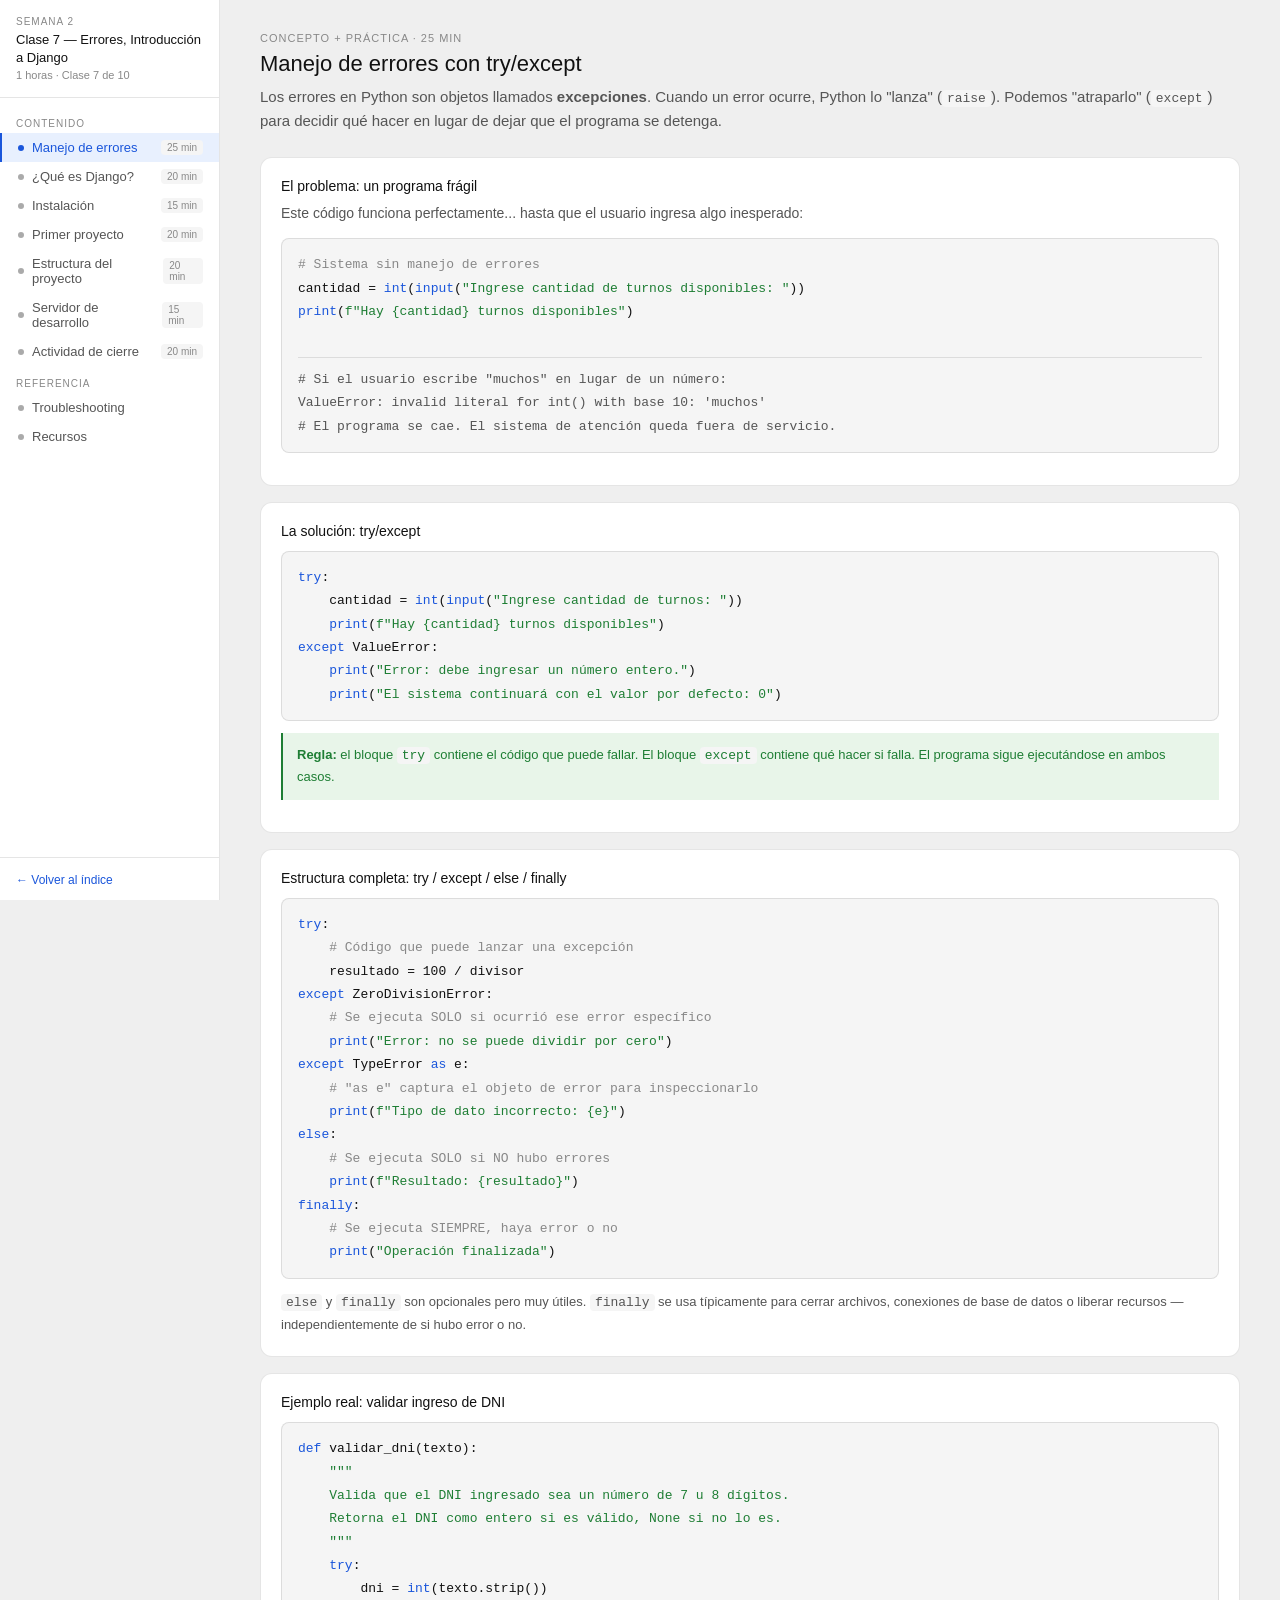
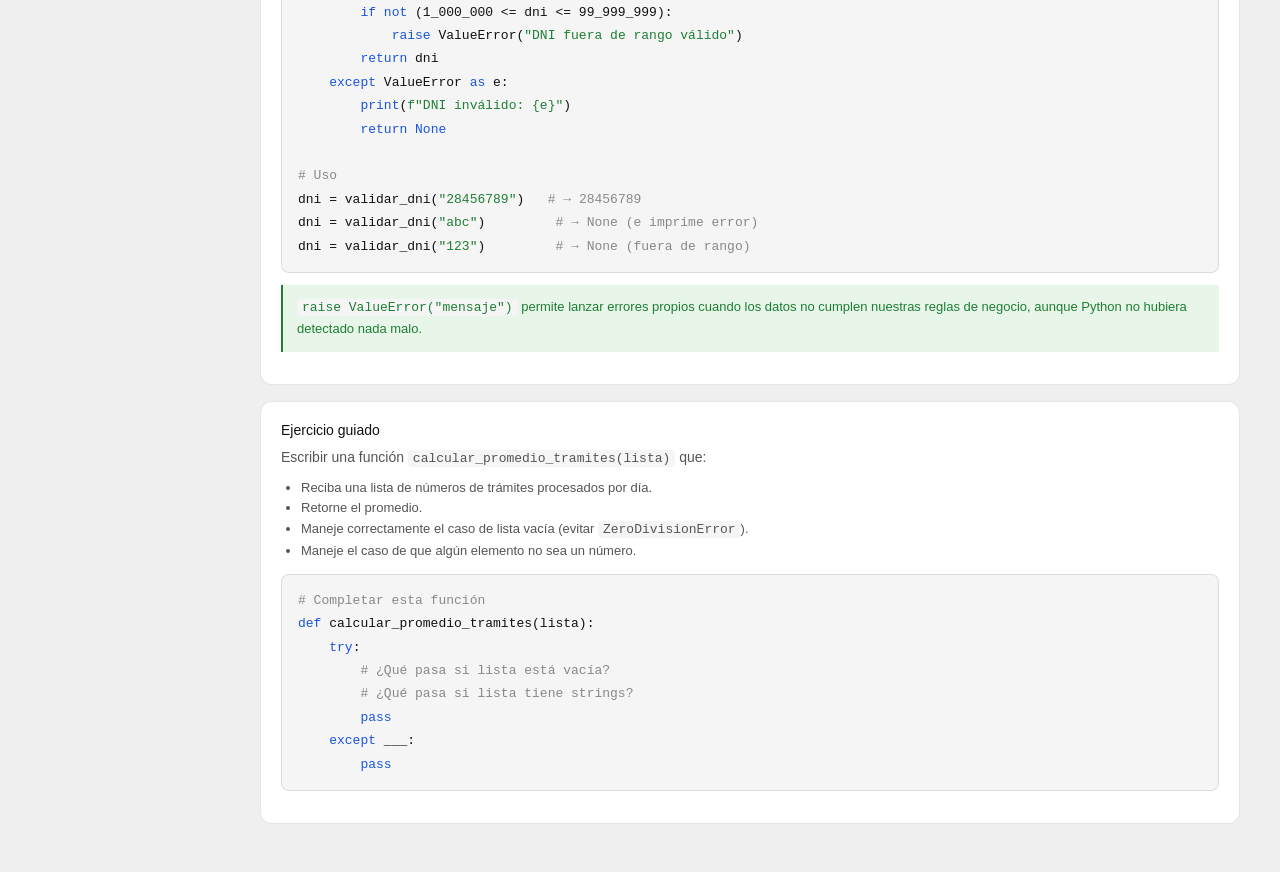
<file: clase7_manejo_errores_archivos_json_canvas.html>
<!DOCTYPE html>
<html lang="es">
<head>
<meta charset="UTF-8">
<meta name="viewport" content="width=device-width, initial-scale=1.0">
<title>Clase 7 — Errores, Introducción a Django</title>
<link rel="stylesheet" href="canvas_shared.css">
</head>
<body>

<div class="canvas">
  <div class="sidebar">
    <div class="sidebar-top">
      <div class="sidebar-badge">Semana 2</div>
      <div class="sidebar-title">Clase 7 — Errores, Introducción a Django</div>
      <div class="sidebar-sub">1 horas · Clase 7 de 10</div>
    </div>
    <div class="nav">
      <div class="nav-label">Contenido</div>
      
      <div class="nav-item active" onclick="show('errores',this)"><div class="nav-dot"></div>Manejo de errores<span class="time-badge">25 min</span></div>
      <div class="nav-item" onclick="show('que_es_django',this)"><div class="nav-dot"></div>¿Qué es Django?<span class="time-badge">20 min</span></div>
      <div class="nav-item" onclick="show('instalacion',this)"><div class="nav-dot"></div>Instalación<span class="time-badge">15 min</span></div>
      <div class="nav-item" onclick="show('primer_proyecto',this)"><div class="nav-dot"></div>Primer proyecto<span class="time-badge">20 min</span></div>
      <div class="nav-item" onclick="show('estructura',this)"><div class="nav-dot"></div>Estructura del proyecto<span class="time-badge">20 min</span></div>
      <div class="nav-item" onclick="show('servidor',this)"><div class="nav-dot"></div>Servidor de desarrollo<span class="time-badge">15 min</span></div>
      <div class="nav-item" onclick="show('cierre',this)"><div class="nav-dot"></div>Actividad de cierre<span class="time-badge">20 min</span></div>
      <div class="nav-label">Referencia</div>
      <div class="nav-item" onclick="show('troubleshooting',this)"><div class="nav-dot"></div>Troubleshooting</div>
      <div class="nav-item" onclick="show('recursos',this)"><div class="nav-dot"></div>Recursos</div>
      
    </div>
    <div class="sidebar-home-link" style="margin-top:auto;padding:12px 16px;border-top:0.5px solid var(--color-border-tertiary);">
      <a href="index.html" style="font-size:12px;color:var(--color-text-info);text-decoration:none;font-weight:500;">← Volver al índice</a>
    </div>
  </div>

  <div class="main">

    

    <!-- MANEJO DE ERRORES -->
    <div id="errores" class="section active">
      <div class="section-header">
        <div class="section-tag">Concepto + práctica · 25 min</div>
        <div class="section-title">Manejo de errores con try/except</div>
        <div class="section-desc">Los errores en Python son objetos llamados <strong>excepciones</strong>. Cuando un error ocurre, Python lo "lanza" (<code>raise</code>). Podemos "atraparlo" (<code>except</code>) para decidir qué hacer en lugar de dejar que el programa se detenga.</div>
      </div>

      <div class="card">
        <div class="card-title">El problema: un programa frágil</div>
        <div class="card-body" style="margin-bottom:10px">Este código funciona perfectamente... hasta que el usuario ingresa algo inesperado:</div>
        <div class="code-block"><span class="comment"># Sistema sin manejo de errores</span>
cantidad = <span class="kw">int</span>(<span class="kw">input</span>(<span class="string">"Ingrese cantidad de turnos disponibles: "</span>))
<span class="kw">print</span>(<span class="string">f"Hay {cantidad} turnos disponibles"</span>)

<span class="output"># Si el usuario escribe "muchos" en lugar de un número:
ValueError: invalid literal for int() with base 10: 'muchos'
# El programa se cae. El sistema de atención queda fuera de servicio.</span></div>
      </div>

      <div class="card">
        <div class="card-title">La solución: try/except</div>
        <div class="code-block"><span class="kw">try</span>:
    cantidad = <span class="kw">int</span>(<span class="kw">input</span>(<span class="string">"Ingrese cantidad de turnos: "</span>))
    <span class="kw">print</span>(<span class="string">f"Hay {cantidad} turnos disponibles"</span>)
<span class="kw">except</span> ValueError:
    <span class="kw">print</span>(<span class="string">"Error: debe ingresar un número entero."</span>)
    <span class="kw">print</span>(<span class="string">"El sistema continuará con el valor por defecto: 0"</span>)</div>
        <div class="tip"><strong>Regla:</strong> el bloque <code>try</code> contiene el código que puede fallar. El bloque <code>except</code> contiene qué hacer si falla. El programa sigue ejecutándose en ambos casos.</div>
      </div>

      <div class="card">
        <div class="card-title">Estructura completa: try / except / else / finally</div>
        <div class="code-block"><span class="kw">try</span>:
    <span class="comment"># Código que puede lanzar una excepción</span>
    resultado = 100 / divisor
<span class="kw">except</span> ZeroDivisionError:
    <span class="comment"># Se ejecuta SOLO si ocurrió ese error específico</span>
    <span class="kw">print</span>(<span class="string">"Error: no se puede dividir por cero"</span>)
<span class="kw">except</span> TypeError <span class="kw">as</span> e:
    <span class="comment"># "as e" captura el objeto de error para inspeccionarlo</span>
    <span class="kw">print</span>(<span class="string">f"Tipo de dato incorrecto: {e}"</span>)
<span class="kw">else</span>:
    <span class="comment"># Se ejecuta SOLO si NO hubo errores</span>
    <span class="kw">print</span>(<span class="string">f"Resultado: {resultado}"</span>)
<span class="kw">finally</span>:
    <span class="comment"># Se ejecuta SIEMPRE, haya error o no</span>
    <span class="kw">print</span>(<span class="string">"Operación finalizada"</span>)</div>
        <div class="card-body" style="font-size:13px;margin-top:8px"><code>else</code> y <code>finally</code> son opcionales pero muy útiles. <code>finally</code> se usa típicamente para cerrar archivos, conexiones de base de datos o liberar recursos —independientemente de si hubo error o no.</div>
      </div>

      <div class="card">
        <div class="card-title">Ejemplo real: validar ingreso de DNI</div>
        <div class="code-block"><span class="kw">def</span> validar_dni(texto):
    <span class="string">"""
    Valida que el DNI ingresado sea un número de 7 u 8 dígitos.
    Retorna el DNI como entero si es válido, None si no lo es.
    """</span>
    <span class="kw">try</span>:
        dni = <span class="kw">int</span>(texto.strip())
        <span class="kw">if not</span> (1_000_000 <= dni <= 99_999_999):
            <span class="kw">raise</span> ValueError(<span class="string">"DNI fuera de rango válido"</span>)
        <span class="kw">return</span> dni
    <span class="kw">except</span> ValueError <span class="kw">as</span> e:
        <span class="kw">print</span>(<span class="string">f"DNI inválido: {e}"</span>)
        <span class="kw">return</span> <span class="kw">None</span>

<span class="comment"># Uso</span>
dni = validar_dni(<span class="string">"28456789"</span>)   <span class="comment"># → 28456789</span>
dni = validar_dni(<span class="string">"abc"</span>)         <span class="comment"># → None (e imprime error)</span>
dni = validar_dni(<span class="string">"123"</span>)         <span class="comment"># → None (fuera de rango)</span></div>
        <div class="tip"><code>raise ValueError("mensaje")</code> permite lanzar errores propios cuando los datos no cumplen nuestras reglas de negocio, aunque Python no hubiera detectado nada malo.</div>
      </div>

      <div class="card">
        <div class="card-title">Ejercicio guiado</div>
        <div class="card-body">Escribir una función <code>calcular_promedio_tramites(lista)</code> que:</div>
        <ul style="margin:8px 0 12px 20px; color:var(--color-text-secondary); font-size:13px; line-height:1.6">
          <li>Reciba una lista de números de trámites procesados por día.</li>
          <li>Retorne el promedio.</li>
          <li>Maneje correctamente el caso de lista vacía (evitar <code>ZeroDivisionError</code>).</li>
          <li>Maneje el caso de que algún elemento no sea un número.</li>
        </ul>
        <div class="code-block"><span class="comment"># Completar esta función</span>
<span class="kw">def</span> calcular_promedio_tramites(lista):
    <span class="kw">try</span>:
        <span class="comment"># ¿Qué pasa si lista está vacía?</span>
        <span class="comment"># ¿Qué pasa si lista tiene strings?</span>
        <span class="kw">pass</span>
    <span class="kw">except</span> ___:
        <span class="kw">pass</span></div>
      </div>
    </div>

        <!-- QUÉ ES DJANGO -->
    <div id="que_es_django" class="section">
      <div class="section-header">
        <div class="section-tag">Conceptos · 20 min</div>
        <div class="section-title">¿Qué es Django y para qué sirve?</div>
        <div class="section-desc">Django es un framework web escrito en Python que permite construir aplicaciones web completas sin tener que programar desde cero cada componente.</div>
      </div>

      <div class="card">
        <div class="card-title">Framework vs. librería: la diferencia clave</div>
        <div class="card-body">Una <strong>librería</strong> es una herramienta que se llama cuando se la necesita. Un <strong>framework</strong> es una estructura que organiza cómo se escribe el código. Con Django, la aplicación sigue las reglas del framework; el framework llama al código del desarrollador.</div>
        <div class="tip">Analogía: una librería es como comprar ladrillos. Un framework es una casa prefabricada donde se decoran los cuartos. Django viene con paredes, techo y cañerías. Nosotros decoramos.</div>
      </div>

      <div class="card">
        <div class="card-title">¿Qué incluye Django "de fábrica"?</div>
        <div class="card-body">Django sigue la filosofía <em>batteries included</em>: viene con todo lo necesario para construir una aplicación web de producción sin depender de librerías externas para las funciones básicas.</div>
        <div class="grid-2" style="margin-top:14px">
          <div class="layer-card">
            <div class="layer-icon" style="background:var(--color-background-info)">
              <svg width="16" height="16" viewBox="0 0 16 16" fill="none"><path d="M2 4h12M2 8h8M2 12h10" stroke="var(--color-text-info)" stroke-width="1.3" stroke-linecap="round"/></svg>
            </div>
            <div class="layer-name">ORM</div>
            <div class="layer-desc">Interactuar con la base de datos usando Python en vez de SQL. Definís modelos como clases, Django traduce a consultas.</div>
          </div>
          <div class="layer-card">
            <div class="layer-icon" style="background:var(--color-background-success)">
              <svg width="16" height="16" viewBox="0 0 16 16" fill="none"><rect x="2" y="2" width="12" height="12" rx="2" stroke="var(--color-text-success)" stroke-width="1.3"/><path d="M5 8h6M8 5v6" stroke="var(--color-text-success)" stroke-width="1.3" stroke-linecap="round"/></svg>
            </div>
            <div class="layer-name">Panel de administración</div>
            <div class="layer-desc">Interfaz visual para gestionar datos sin escribir código. Lista, crea, edita y elimina registros automáticamente.</div>
          </div>
          <div class="layer-card">
            <div class="layer-icon" style="background:var(--color-background-warning)">
              <svg width="16" height="16" viewBox="0 0 16 16" fill="none"><path d="M8 2l1.5 3.5L13 6l-2.5 2.5.5 3.5L8 10.5 5 12l.5-3.5L3 6l3.5-.5z" stroke="var(--color-text-warning)" stroke-width="1.2"/></svg>
            </div>
            <div class="layer-name">Sistema de autenticación</div>
            <div class="layer-desc">Usuarios, contraseñas, permisos y sesiones incluidos. No hay que programar login desde cero.</div>
          </div>
          <div class="layer-card">
            <div class="layer-icon" style="background:var(--color-background-danger)">
              <svg width="16" height="16" viewBox="0 0 16 16" fill="none"><path d="M8 2v4M8 10v4M2 8h4M10 8h4" stroke="var(--color-text-danger)" stroke-width="1.3" stroke-linecap="round"/></svg>
            </div>
            <div class="layer-name">Motor de templates</div>
            <div class="layer-desc">Sistema para generar HTML dinámico mezclando plantillas con datos del backend.</div>
          </div>
        </div>
      </div>

      <div class="card">
        <div class="card-title">El patrón MVT — Model, View, Template</div>
        <div class="card-body" style="margin-bottom:14px">Django organiza el código en tres responsabilidades separadas. Este patrón garantiza que el proyecto sea mantenible aunque crezca.</div>
        <div class="flow">
          <div class="flow-step">
            <div class="flow-left"><div class="flow-num">M</div><div class="flow-line"></div></div>
            <div class="flow-content">
              <div class="flow-title">Model — Los datos</div>
              <div class="flow-text">Define la estructura de la información: qué campos tiene un turno, un ciudadano, un trámite. Se mapea directamente a tablas en la base de datos.</div>
            </div>
          </div>
          <div class="flow-step">
            <div class="flow-left"><div class="flow-num">V</div><div class="flow-line"></div></div>
            <div class="flow-content">
              <div class="flow-title">View — La lógica</div>
              <div class="flow-text">Funciones Python que reciben una solicitud HTTP, consultan los modelos, y devuelven una respuesta. Es el "cerebro" que conecta datos con presentación.</div>
            </div>
          </div>
          <div class="flow-step">
            <div class="flow-left"><div class="flow-num">T</div></div>
            <div class="flow-content">
              <div class="flow-title">Template — La presentación</div>
              <div class="flow-text">Archivos HTML con marcadores especiales que Django reemplaza con datos reales. El ciudadano ve el resultado final en el navegador.</div>
            </div>
          </div>
        </div>
        <div class="tip">En el sistema de turnos: el <strong>Model</strong> es el turno con fecha y estado, la <strong>View</strong> busca los turnos disponibles de mañana, y el <strong>Template</strong> los muestra como una lista en la página web.</div>
      </div>

      <div class="card">
        <div class="card-title">Django en el Estado y en la industria</div>
        <div class="card-body">Django no es un framework experimental. Es uno de los más maduros del ecosistema Python, con más de 18 años de desarrollo continuo. Es usado por el Estado Nacional argentino en sistemas de gestión interna, por Instagram (que lo escala a millones de usuarios), y por plataformas de gobierno electrónico en toda la región hispanohablante. Aprender Django es aprender una habilidad directamente transferible al mercado laboral público y privado.</div>
      </div>
    </div>

    <!-- INSTALACIÓN -->
    <div id="instalacion" class="section">
      <div class="section-header">
        <div class="section-tag">Setup · 15 min</div>
        <div class="section-title">Entorno virtual e instalación de Django</div>
        <div class="section-desc">Antes de instalar Django, vamos a crear un entorno virtual. Esto aísla las dependencias del proyecto del resto del sistema.</div>
      </div>

      <div class="card">
        <div class="card-title">¿Por qué un entorno virtual?</div>
        <div class="card-body">Si instalamos Django directamente en el sistema, todas las versiones de todos los proyectos van a competir entre sí. Un entorno virtual es una carpeta aislada con su propio Python y sus propias librerías. Es la práctica estándar en cualquier proyecto profesional.</div>
        <div class="warn">Nunca instalar librerías con <code>pip install</code> sin activar antes el entorno virtual. Es uno de los errores más comunes en las primeras semanas.</div>
      </div>

      <div class="card">
        <div class="card-title">Paso a paso: entorno virtual + Django</div>

        <div class="install-row">
          <div class="install-icon" style="font-size:10px">1</div>
          <div style="flex:1">
            <div class="install-name">Ir a la carpeta del proyecto</div>
            <div class="install-desc">Usar la misma carpeta <code>sistema-turnos</code> que creamos en la Clase 1.</div>
            <div class="install-cmds">
              <div class="os-row"><span class="os-label">Terminal</span><span class="install-cmd">cd sistema-turnos</span></div>
            </div>
          </div>
        </div>

        <div class="install-row">
          <div class="install-icon" style="font-size:10px">2</div>
          <div style="flex:1">
            <div class="install-name">Crear el entorno virtual</div>
            <div class="install-desc">El nombre <code>venv</code> es convención. Se crea dentro de la carpeta del proyecto.</div>
            <div class="install-cmds">
              <div class="os-row"><span class="os-label">Mac/Linux</span><span class="install-cmd">python3 -m venv venv</span></div>
              <div class="os-row"><span class="os-label">Windows</span><span class="install-cmd">python -m venv venv</span></div>
            </div>
          </div>
        </div>

        <div class="install-row">
          <div class="install-icon" style="font-size:10px">3</div>
          <div style="flex:1">
            <div class="install-name">Activar el entorno virtual</div>
            <div class="install-desc">El prompt de la terminal cambia para indicar que el entorno está activo: aparece <code>(venv)</code> al inicio.</div>
            <div class="install-cmds">
              <div class="os-row"><span class="os-label">Mac/Linux</span><span class="install-cmd">source venv/bin/activate</span></div>
              <div class="os-row"><span class="os-label">Windows</span><span class="install-cmd">venv\Scripts\activate</span></div>
            </div>
          </div>
        </div>

        <div class="install-row">
          <div class="install-icon" style="font-size:10px">4</div>
          <div style="flex:1">
            <div class="install-name">Instalar Django</div>
            <div class="install-desc">Con el entorno activo, pip instala Django solo dentro de ese entorno.</div>
            <div class="install-cmds">
              <div class="os-row"><span class="os-label">Instalar</span><span class="install-cmd">pip install django</span></div>
              <div class="os-row"><span class="os-label">Verificar</span><span class="install-cmd">python -m django --version</span></div>
            </div>
          </div>
        </div>
      </div>

      <div class="card">
        <div class="card-title">Verificación exitosa</div>
        <div class="code-block">(venv) $ python -m django --version
<span class="output">5.x.x</span></div>
        <div class="card-body" style="font-size:13px">Si aparece un número de versión que empieza con 4 o 5, la instalación fue correcta. Si aparece un error, revisar que el entorno esté activado (<code>(venv)</code> en el prompt).</div>
      </div>
    </div>

    <!-- PRIMER PROYECTO -->
    <div id="primer_proyecto" class="section">
      <div class="section-header">
        <div class="section-tag">Práctica guiada · 20 min</div>
        <div class="section-title">Crear el primer proyecto Django</div>
        <div class="section-desc">Un proyecto Django es la unidad principal. Todo el sistema de turnos va a vivir dentro de este proyecto.</div>
      </div>

      <div class="card">
        <div class="ex-header"><div class="ex-num">1</div><div class="ex-title">Crear el proyecto con django-admin</div></div>
        <div class="card-body" style="font-size:13px;margin-bottom:10px">Django trae la herramienta <code>django-admin</code> que genera la estructura inicial del proyecto automáticamente.</div>
        <div class="code-block">(venv) $ django-admin startproject sistema_turnos .
<span class="comment"># El punto al final indica "crear el proyecto en esta carpeta"
# sin crear una subcarpeta adicional — es importante</span></div>
        <div class="warn">El punto (<code>.</code>) al final del comando es parte del comando. Sin él, Django crea una subcarpeta adicional que complica la estructura.</div>
      </div>

      <div class="card">
        <div class="ex-header"><div class="ex-num">2</div><div class="ex-title">¿Qué se generó?</div></div>
        <div class="card-body" style="font-size:13px;margin-bottom:10px">Después de ejecutar el comando, la carpeta tiene esta estructura:</div>
        <div class="code-block">sistema-turnos/
├── venv/                  <span class="comment"># entorno virtual (no tocar)</span>
├── sistema_turnos/        <span class="comment"># configuración del proyecto</span>
│   ├── __init__.py
│   ├── settings.py        <span class="comment"># ← toda la configuración</span>
│   ├── urls.py            <span class="comment"># ← rutas principales</span>
│   ├── asgi.py
│   └── wsgi.py
├── manage.py              <span class="comment"># ← herramienta de comandos</span>
└── bienvenida.py          <span class="comment"># de la clase 1</span></div>
      </div>

      <div class="card">
        <div class="ex-header"><div class="ex-num">3</div><div class="ex-title">El archivo manage.py</div></div>
        <div class="card-body" style="font-size:13px;margin-bottom:10px"><code>manage.py</code> es el centro de operaciones del proyecto. Desde acá se ejecutan todos los comandos de Django durante el desarrollo.</div>
        <div class="code-block"><span class="comment"># Comandos que vamos a usar a lo largo del curso:</span>
python manage.py runserver      <span class="comment"># iniciar servidor de desarrollo</span>
python manage.py startapp       <span class="comment"># crear una nueva aplicación</span>
python manage.py makemigrations <span class="comment"># preparar cambios en la base de datos</span>
python manage.py migrate        <span class="comment"># aplicar cambios en la base de datos</span>
python manage.py createsuperuser <span class="comment"># crear usuario administrador</span></div>
        <div class="tip">Memorizar <code>runserver</code> y <code>migrate</code>: son los dos comandos que se usan en todas las sesiones de desarrollo.</div>
      </div>
    </div>

    <!-- ESTRUCTURA -->
    <div id="estructura" class="section">
      <div class="section-header">
        <div class="section-tag">Conceptos · 20 min</div>
        <div class="section-title">Estructura interna del proyecto</div>
        <div class="section-desc">Entender qué hace cada archivo generado por Django. No hay que modificar nada todavía — primero leer, después escribir.</div>
      </div>

      <div class="card">
        <div class="card-title">settings.py — El archivo de configuración</div>
        <div class="card-body" style="margin-bottom:12px">Contiene toda la configuración del proyecto. Hoy vamos a ver tres secciones clave.</div>
        <div class="code-block"><span class="comment"># sistema_turnos/settings.py (fragmento)</span>

<span class="comment"># 1. Aplicaciones instaladas</span>
INSTALLED_APPS = [
    <span class="string">'django.contrib.admin'</span>,       <span class="comment"># panel de administración</span>
    <span class="string">'django.contrib.auth'</span>,        <span class="comment"># sistema de usuarios</span>
    <span class="string">'django.contrib.contenttypes'</span>,
    <span class="string">'django.contrib.sessions'</span>,
    <span class="string">'django.contrib.messages'</span>,
    <span class="string">'django.contrib.staticfiles'</span>,
]

<span class="comment"># 2. Base de datos (SQLite por defecto, cambiamos a PostgreSQL más adelante)</span>
DATABASES = {
    <span class="string">'default'</span>: {
        <span class="string">'ENGINE'</span>: <span class="string">'django.db.backends.sqlite3'</span>,
        <span class="string">'NAME'</span>: BASE_DIR / <span class="string">'db.sqlite3'</span>,
    }
}

<span class="comment"># 3. Idioma y zona horaria</span>
LANGUAGE_CODE = <span class="string">'es-ar'</span>
TIME_ZONE = <span class="string">'America/Argentina/Buenos_Aires'</span></div>
        <div class="tip">Cambiar <code>LANGUAGE_CODE</code> a <code>'es-ar'</code> y <code>TIME_ZONE</code> a <code>'America/Argentina/Buenos_Aires'</code>. El panel de administración va a aparecer en español y las fechas van a estar en hora local.</div>
      </div>

      <div class="card">
        <div class="card-title">urls.py — El enrutador principal</div>
        <div class="card-body" style="margin-bottom:12px">Asocia URLs con vistas. Cuando el ciudadano escribe una dirección en el navegador, Django busca en este archivo qué código ejecutar.</div>
        <div class="code-block"><span class="comment"># sistema_turnos/urls.py</span>
<span class="kw">from</span> django.contrib <span class="kw">import</span> admin
<span class="kw">from</span> django.urls <span class="kw">import</span> path

urlpatterns = [
    path(<span class="string">'admin/'</span>, admin.site.urls),
    <span class="comment"># Acá vamos a agregar nuestras rutas en la Clase 10</span>
]</div>
        <div class="card-body" style="font-size:13px;margin-top:8px">Por ahora solo tiene la ruta del panel de administración. En la Clase 10 vamos a agregar las rutas del sistema de turnos.</div>
      </div>

      <div class="card">
        <div class="card-title">Proyectos vs. Aplicaciones en Django</div>
        <div class="card-body" style="margin-bottom:12px">Este es uno de los conceptos que más confunde al principio. En Django hay una distinción importante:</div>
        <div class="grid-2">
          <div class="layer-card">
            <div class="layer-name">Proyecto</div>
            <div class="layer-tech">sistema_turnos/</div>
            <div class="layer-desc">El contenedor global. Tiene la configuración, las rutas principales y conecta todo. Hay uno por sistema.</div>
            <div class="layer-example">Ej: Todo el sistema de gestión de ANSES es un proyecto.</div>
          </div>
          <div class="layer-card">
            <div class="layer-name">Aplicación</div>
            <div class="layer-tech">turnos/ ciudadanos/ tramites/</div>
            <div class="layer-desc">Un módulo con responsabilidad específica dentro del proyecto. Un proyecto tiene muchas aplicaciones.</div>
            <div class="layer-example">Ej: El módulo de turnos, el módulo de ciudadanos y el módulo de trámites son tres aplicaciones dentro del mismo proyecto.</div>
          </div>
        </div>
        <div class="tip">Esta semana trabajamos en el nivel de <strong>proyecto</strong>. En la Clase 10 vamos a crear la primera <strong>aplicación</strong>: <code>turnos</code>.</div>
      </div>
    </div>

    <!-- SERVIDOR -->
    <div id="servidor" class="section">
      <div class="section-header">
        <div class="section-tag">Práctica · 15 min</div>
        <div class="section-title">Servidor de desarrollo</div>
        <div class="section-desc">Django incluye un servidor web liviano para trabajar en local. No necesitamos configurar Apache ni Nginx para desarrollar.</div>
      </div>

      <div class="card">
        <div class="ex-header"><div class="ex-num">1</div><div class="ex-title">Ejecutar las migraciones iniciales</div></div>
        <div class="card-body" style="font-size:13px;margin-bottom:10px">Antes de iniciar el servidor, aplicamos las migraciones que Django trae por defecto. Esto crea las tablas necesarias para el sistema de usuarios y el panel de administración.</div>
        <div class="code-block">(venv) $ python manage.py migrate

<span class="output">Operations to perform:
  Apply all migrations: admin, auth, contenttypes, sessions
Running migrations:
  Applying contenttypes.0001_initial... OK
  Applying auth.0001_initial... OK
  Applying admin.0001_initial... OK
  Applying sessions.0001_session... OK</span></div>
        <div class="card-body" style="font-size:13px;margin-top:8px">Cada línea "OK" confirma que una tabla se creó correctamente en la base de datos SQLite.</div>
      </div>

      <div class="card">
        <div class="ex-header"><div class="ex-num">2</div><div class="ex-title">Iniciar el servidor</div></div>
        <div class="code-block">(venv) $ python manage.py runserver

<span class="output">Watching for file changes with StatReloader
Performing system checks...

System check identified no issues (0 silenced).
September 15, 2024 - 09:30:00
Django version 5.x, using settings 'sistema_turnos.settings'
Starting development server at http://127.0.0.1:8000/
Quit the server with CONTROL-C.</span></div>
        <div class="tip">Abrir el navegador y entrar a <strong>http://127.0.0.1:8000/</strong>. Aparece la página de bienvenida de Django. El proyecto está corriendo.</div>
      </div>

      <div class="card">
        <div class="ex-header"><div class="ex-num">3</div><div class="ex-title">Crear el superusuario</div></div>
        <div class="card-body" style="font-size:13px;margin-bottom:10px">Para acceder al panel de administración necesitamos un usuario con permisos totales. Abrir una segunda terminal (con el servidor corriendo en la primera).</div>
        <div class="code-block">(venv) $ python manage.py createsuperuser

<span class="output">Username: admin
Email address: admin@sistema-turnos.gob.ar
Password: ••••••••
Password (again): ••••••••
Superuser created successfully.</span></div>
        <div class="card-body" style="font-size:13px;margin-top:8px">Ingresar a <strong>http://127.0.0.1:8000/admin/</strong> con el usuario creado. El panel de administración de Django es funcional desde el primer momento, sin escribir una sola línea de HTML.</div>
      </div>

      <div class="card">
        <div class="card-title">Lo que acaban de lograr</div>
        <div class="card-body">En menos de 30 minutos, sin escribir HTML ni configurar servidores, tienen un sistema web corriendo con base de datos, autenticación y panel de administración. Eso es lo que significa usar un framework maduro.</div>
        <div style="margin-top:12px">
          <span class="pill pill-success">Entorno virtual ✓</span>
          <span class="pill pill-success">Django instalado ✓</span>
          <span class="pill pill-success">Proyecto creado ✓</span>
          <span class="pill pill-success">Servidor corriendo ✓</span>
          <span class="pill pill-success">Panel admin funcional ✓</span>
        </div>
      </div>
    </div>

    <!-- CIERRE -->
    <div id="cierre" class="section">
      <div class="section-header">
        <div class="section-tag">Actividad · 20 min</div>
        <div class="section-title">Exploración del panel de administración</div>
        <div class="section-desc">La actividad de cierre es exploratoria. El objetivo es entender qué ofrece Django antes de empezar a personalizar.</div>
      </div>

      <div class="card">
        <div class="card-title">Tarea guiada: explorar el admin</div>
        <div class="flow">
          <div class="flow-step">
            <div class="flow-left"><div class="flow-num">1</div><div class="flow-line"></div></div>
            <div class="flow-content">
              <div class="flow-title">Ingresar al panel</div>
              <div class="flow-text">Abrir <code>http://127.0.0.1:8000/admin/</code> e ingresar con el superusuario creado.</div>
            </div>
          </div>
          <div class="flow-step">
            <div class="flow-left"><div class="flow-num">2</div><div class="flow-line"></div></div>
            <div class="flow-content">
              <div class="flow-title">Crear un usuario de prueba</div>
              <div class="flow-text">Ir a "Usuarios" → "Añadir usuario". Crear un usuario ficticio que represente a un agente del organismo. Explorar los campos disponibles: nombre, permisos, grupos.</div>
            </div>
          </div>
          <div class="flow-step">
            <div class="flow-left"><div class="flow-num">3</div><div class="flow-line"></div></div>
            <div class="flow-content">
              <div class="flow-title">Observar las secciones disponibles</div>
              <div class="flow-text">El panel tiene Usuarios y Grupos por defecto. En las próximas clases, al crear modelos propios (Turno, Ciudadano), van a aparecer nuevas secciones automáticamente.</div>
            </div>
          </div>
          <div class="flow-step">
            <div class="flow-left"><div class="flow-num">4</div></div>
            <div class="flow-content">
              <div class="flow-title">Cambiar el idioma en settings.py</div>
              <div class="flow-text">En <code>sistema_turnos/settings.py</code>, cambiar <code>LANGUAGE_CODE = 'es-ar'</code> y <code>TIME_ZONE = 'America/Argentina/Buenos_Aires'</code>. Guardar y recargar el panel. El cambio es inmediato.</div>
            </div>
          </div>
        </div>
      </div>

      <div class="card">
        <div class="card-title">Desafío: primera vista propia</div>
        <div class="card-body" style="margin-bottom:12px">Para los que terminaron antes. Crear la primera vista del sistema de turnos. Abrir <code>sistema_turnos/urls.py</code> y agregar:</div>
        <div class="code-block"><span class="kw">from</span> django.contrib <span class="kw">import</span> admin
<span class="kw">from</span> django.urls <span class="kw">import</span> path
<span class="kw">from</span> django.http <span class="kw">import</span> HttpResponse

<span class="kw">def</span> inicio(request):
    <span class="kw">return</span> HttpResponse(<span class="string">"Sistema de Turnos — ANSES · En construcción"</span>)

urlpatterns = [
    path(<span class="string">'admin/'</span>, admin.site.urls),
    path(<span class="string">''</span>, inicio),  <span class="comment"># ruta raíz</span>
]</div>
        <div class="card-body" style="font-size:13px;margin-top:8px">Guardar, volver al navegador y recargar <code>http://127.0.0.1:8000/</code>. El mensaje aparece en pantalla. Esa función Python acaba de convertirse en una página web. En la Clase 8 vamos a desarrollar esto en profundidad.</div>
        <div class="tip">El servidor de desarrollo recarga automáticamente al detectar cambios en los archivos. No hace falta reiniciarlo manualmente.</div>
      </div>

      <div class="card">
        <div class="card-title">Para la próxima clase</div>
        <div class="card-body">La Clase 8 cubre aplicaciones, rutas y vistas. Vamos a crear la aplicación <code>turnos</code>, configurar sus URLs propias y construir las primeras vistas reales del sistema.</div>
        <div style="margin-top:12px">
          <span class="pill pill-success">Servidor corriendo ✓</span>
          <span class="pill pill-success">Admin funcionando ✓</span>
          <span class="pill pill-info">Clase 10: Apps y vistas →</span>
        </div>
      </div>
    </div>

<!-- TROUBLESHOOTING -->
    <div id="troubleshooting" class="section">
      <div class="section-header">
        <div class="section-tag">Referencia</div>
        <div class="section-title">Troubleshooting</div>
        <div class="section-desc">Errores frecuentes en la primera configuración de Django y cómo resolverlos.</div>
      </div>
      <div class="card">
        <div class="trouble-item">
          <div class="trouble-q">"No module named django" al ejecutar manage.py</div>
          <div class="trouble-a">El entorno virtual no está activado. Verificar que el prompt tenga <code>(venv)</code> al inicio. Si no: <code>source venv/bin/activate</code> (Mac/Linux) o <code>venv\Scripts\activate</code> (Windows).</div>
        </div>
        <div class="divider"></div>
        <div class="trouble-item">
          <div class="trouble-q">"That port is already in use" al ejecutar runserver</div>
          <div class="trouble-a">Ya hay una instancia del servidor corriendo en la terminal. Cerrar la terminal anterior o usar un puerto alternativo: <code>python manage.py runserver 8001</code>.</div>
        </div>
        <div class="divider"></div>
        <div class="trouble-item">
          <div class="trouble-q">"You have 18 unapplied migration(s)" en la consola</div>
          <div class="trouble-a">El proyecto fue creado pero no se ejecutó <code>migrate</code>. Ejecutar <code>python manage.py migrate</code> con el entorno activo.</div>
        </div>
        <div class="divider"></div>
        <div class="trouble-item">
          <div class="trouble-q">El panel de administración aparece en inglés</div>
          <div class="trouble-a">Verificar que en <code>settings.py</code> esté <code>LANGUAGE_CODE = 'es-ar'</code> (con comillas simples y guión). Guardar el archivo y recargar el navegador.</div>
        </div>
        <div class="divider"></div>
        <div class="trouble-item">
          <div class="trouble-q">"django-admin: command not found"</div>
          <div class="trouble-a">El entorno virtual no está activado, o Django no se instaló dentro del entorno. Activar el entorno y ejecutar nuevamente <code>pip install django</code>.</div>
        </div>
        <div class="divider"></div>
        <div class="trouble-item">
          <div class="trouble-q">El punto <code>.</code> en <code>startproject</code> generó una carpeta extra</div>
          <div class="trouble-a">Si la estructura quedó como <code>sistema_turnos/sistema_turnos/</code> (dos niveles), se omitió el punto. La solución más limpia es eliminar la carpeta generada y ejecutar el comando de nuevo desde la carpeta correcta con el punto al final.</div>
        </div>
      </div>
    </div>


    <!-- RECURSOS -->
    
    <div id="recursos" class="section">
      <div class="section-header">
        <div class="section-tag">Referencia</div>
        <div class="section-title">Recursos adicionales</div>
        <div class="section-desc">Documentación y materiales de apoyo para profundizar entre la Clase 9 y la Clase 10.</div>
      </div>
      <div class="card">
        <div class="card-title">Para esta semana</div>
        <div class="install-row">
          <div style="flex:1">
            <div class="install-name">Documentación oficial de Django</div>
            <div class="install-desc">El tutorial oficial ("Writing your first Django app") es el mejor punto de entrada. Complementa directamente lo que hacemos en clase.</div>
            <div class="install-cmd">docs.djangoproject.com/es/5.0/intro/tutorial01/</div>
          </div>
        </div>
        <div class="install-row">
          <div style="flex:1">
            <div class="install-name">Django Girls Tutorial (español)</div>
            <div class="install-desc">Tutorial completo paso a paso con explicaciones muy claras de los conceptos fundamentales. Recomendado para repasar los pasos de esta clase.</div>
            <div class="install-cmd">tutorial.djangogirls.org/es/</div>
          </div>
        </div>
      </div>
      <div class="card">
        <div class="card-title">Para cuando lleguemos a modelos y base de datos</div>
        <div class="install-row">
          <div style="flex:1">
            <div class="install-name">Documentación del ORM de Django</div>
            <div class="install-desc">Referencia completa de cómo definir modelos y hacer consultas. </div>
            <div class="install-cmd">docs.djangoproject.com/es/5.0/topics/db/models/</div>
          </div>
        </div>
      </div>
      <div class="card">
        <div class="card-title">Checklist para la Clase 8</div>
        <div class="card-body">Al inicio de la próxima clase deberían poder ejecutar el servidor y acceder al panel de administración sin ayuda.</div>
        <div style="margin-top:12px">
          <span class="pill pill-success">python manage.py runserver → OK ✓</span>
          <span class="pill pill-success">http://127.0.0.1:8000/ → responde ✓</span>
          <span class="pill pill-success">http://127.0.0.1:8000/admin/ → panel visible ✓</span>
          <span class="pill pill-success">settings.py con idioma es-ar ✓</span>
        </div>
      </div>
    </div>


  </div>
</div>

<script>
function show(id, el) {
  document.querySelectorAll('.section').forEach(s => s.classList.remove('active'));
  document.querySelectorAll('.nav-item').forEach(n => n.classList.remove('active'));
  document.getElementById(id).classList.add('active');
  el.classList.add('active');
  document.querySelector('.main').scrollTop = 0;
}
</script>
</body>
</html>
</file>
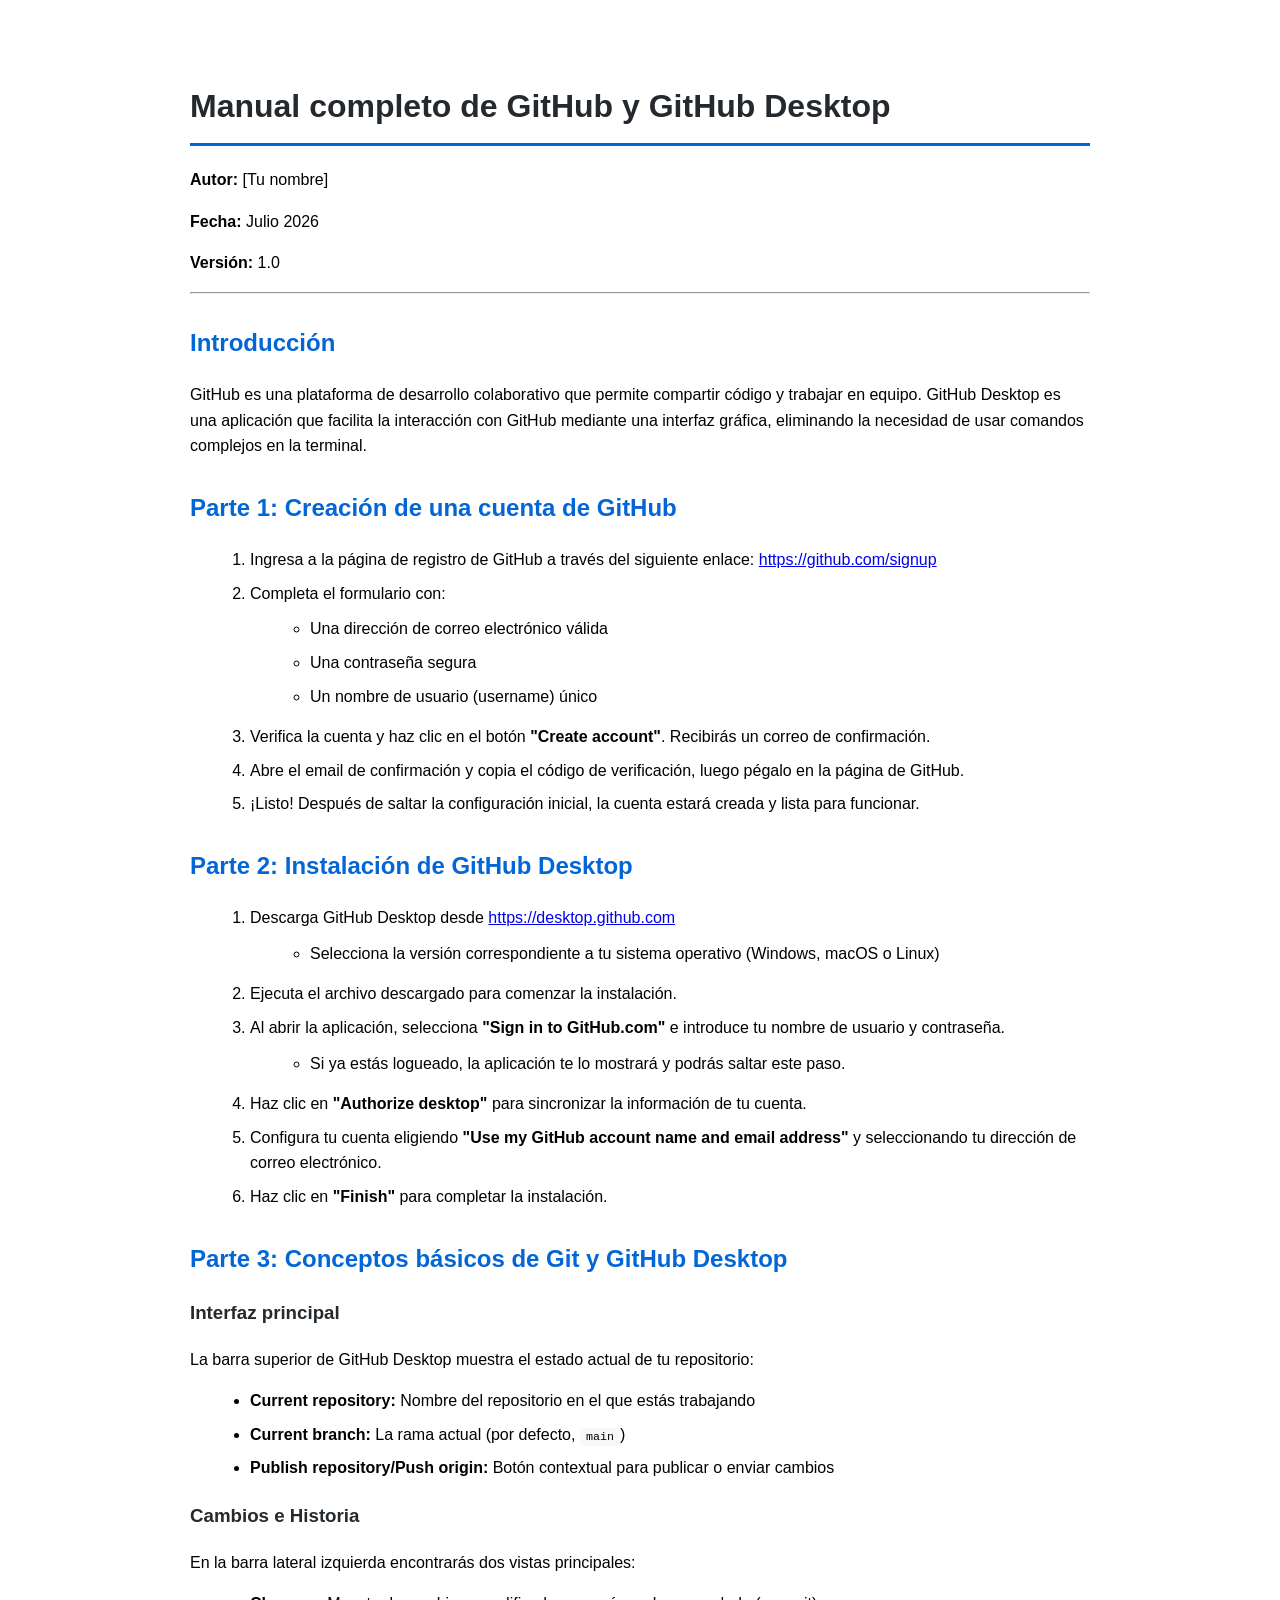
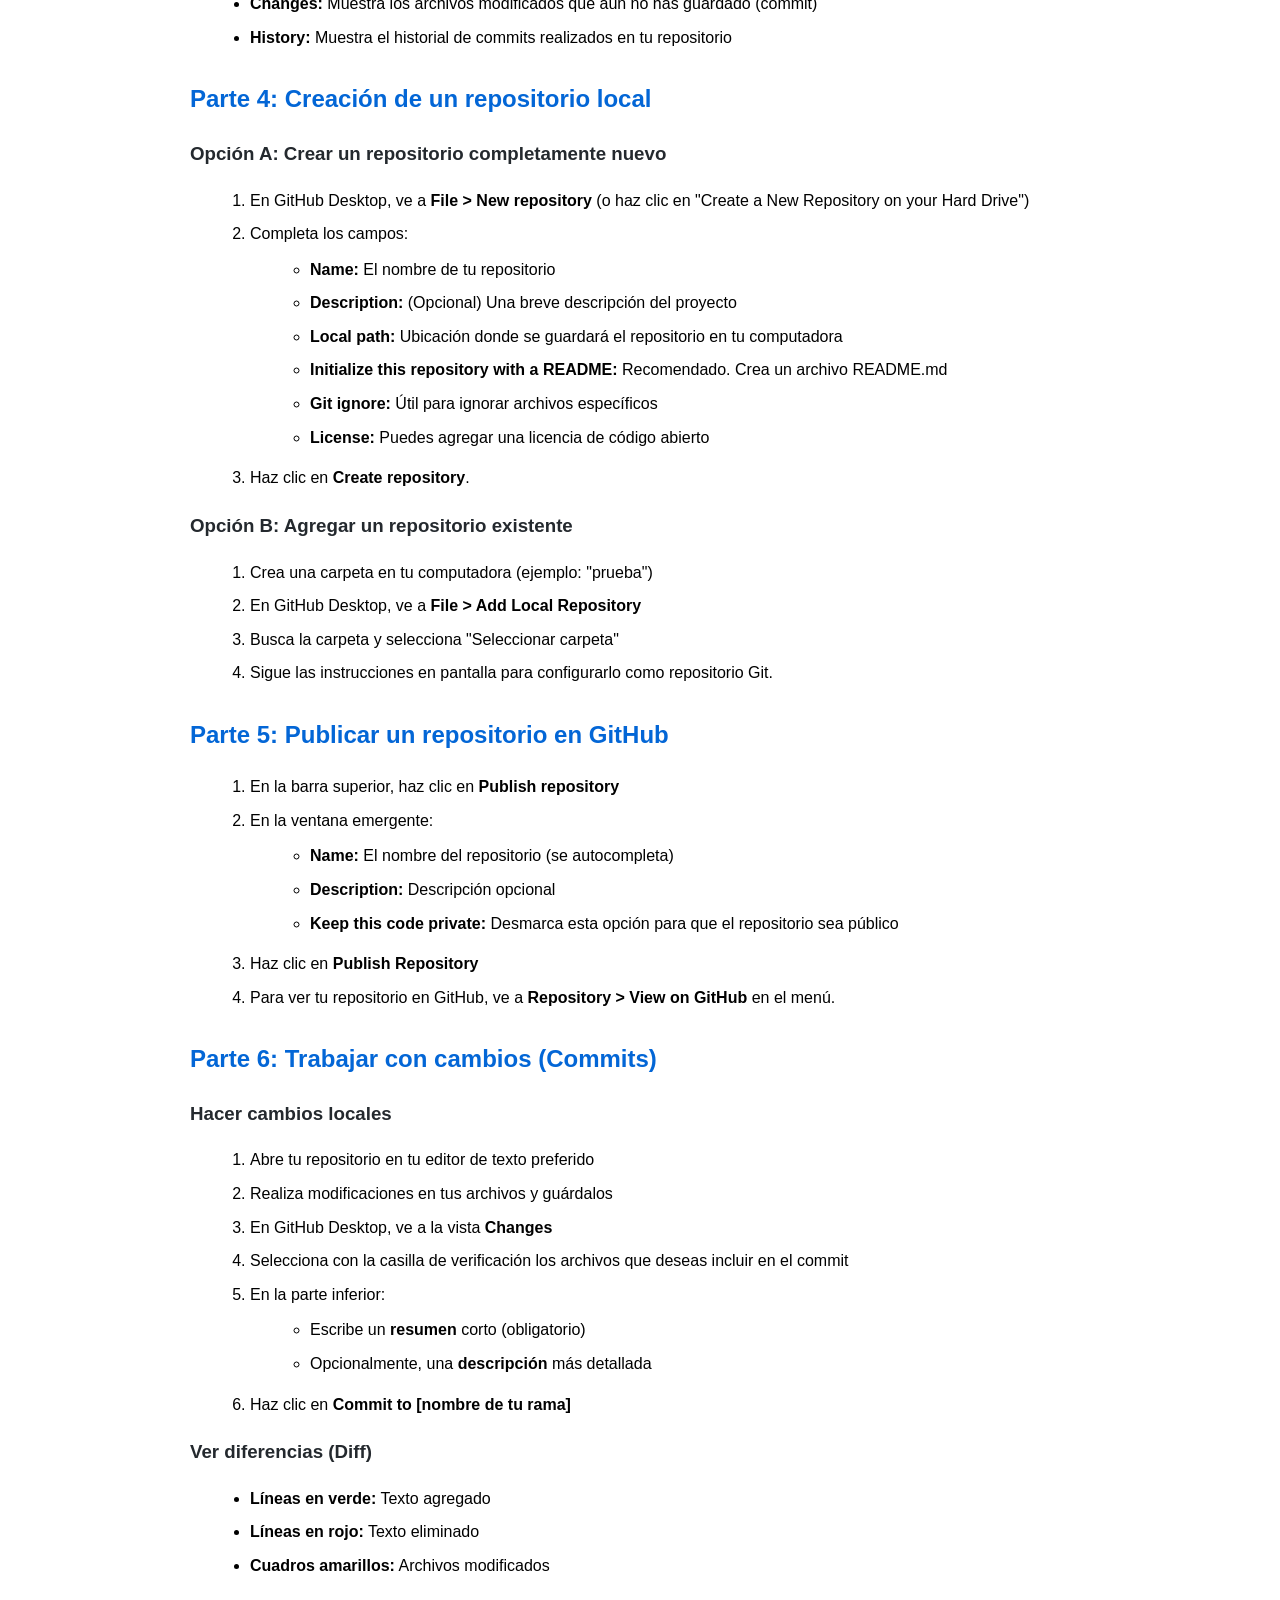
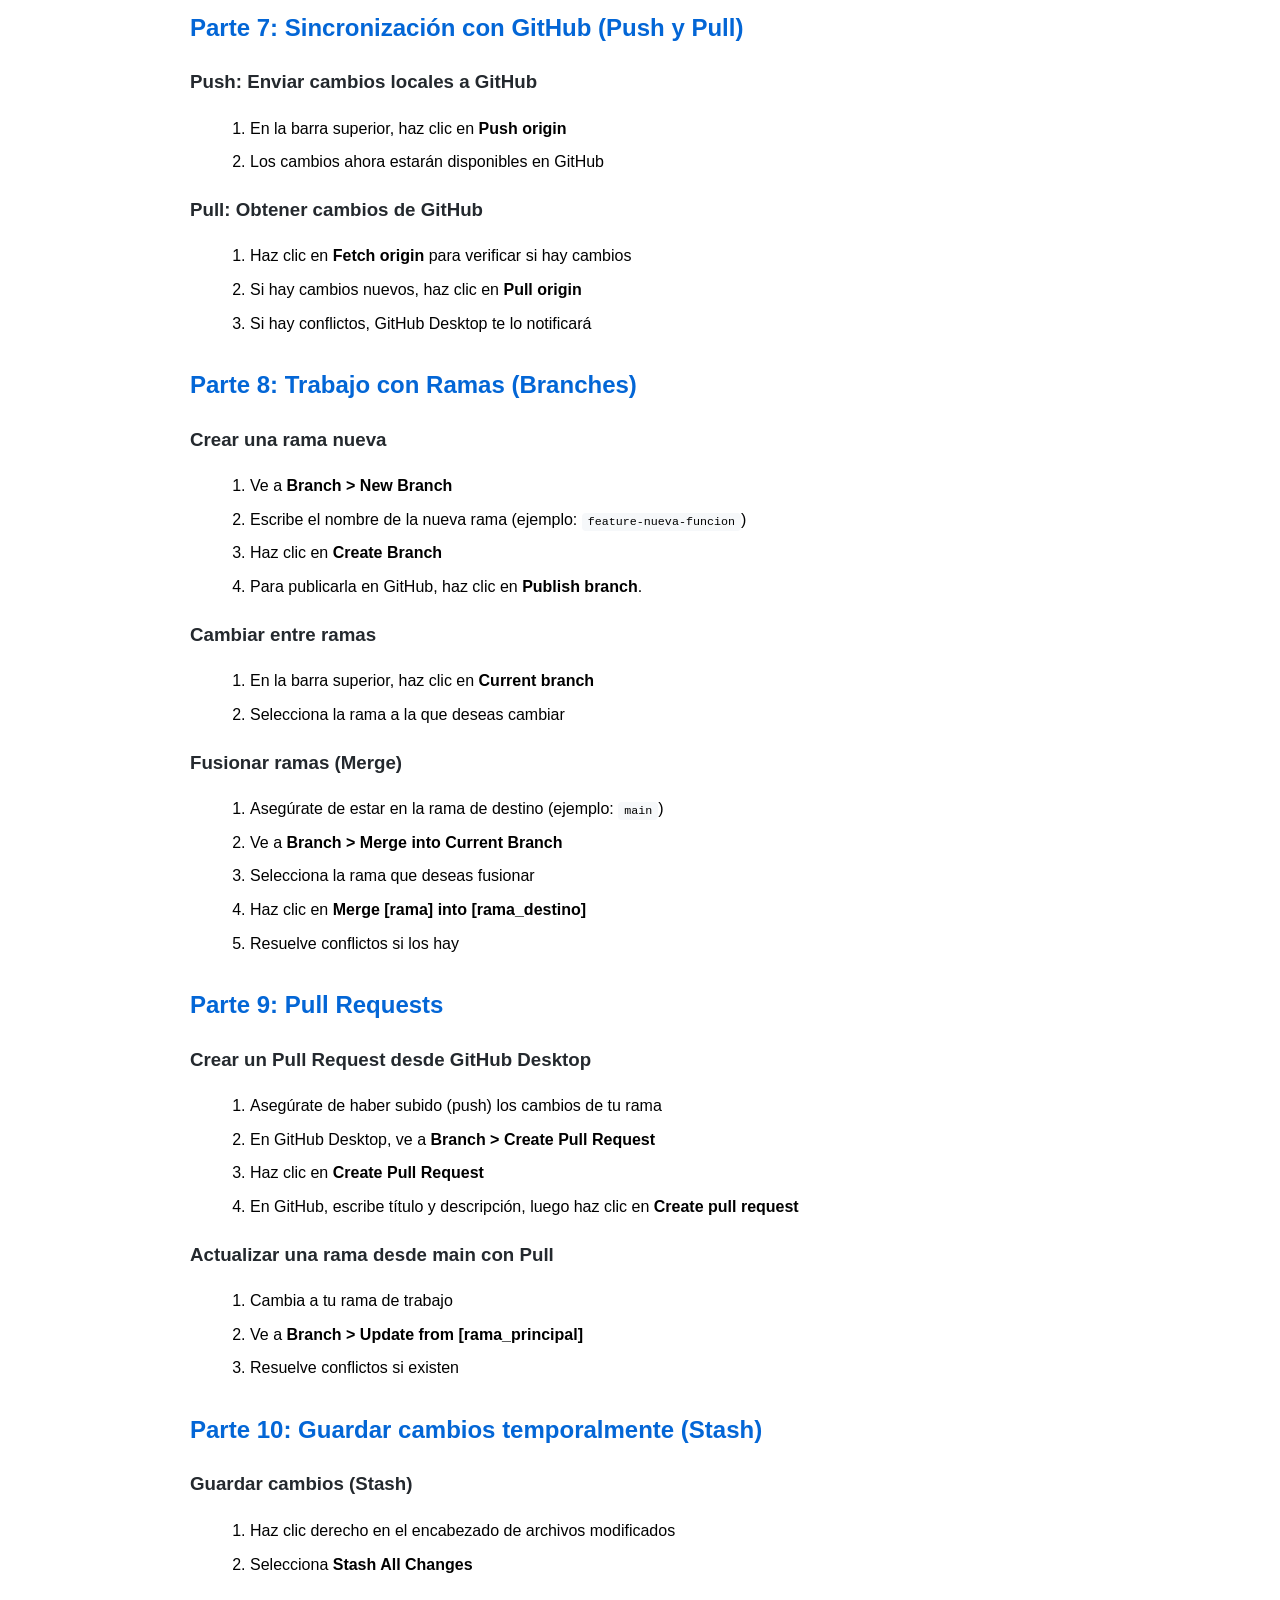
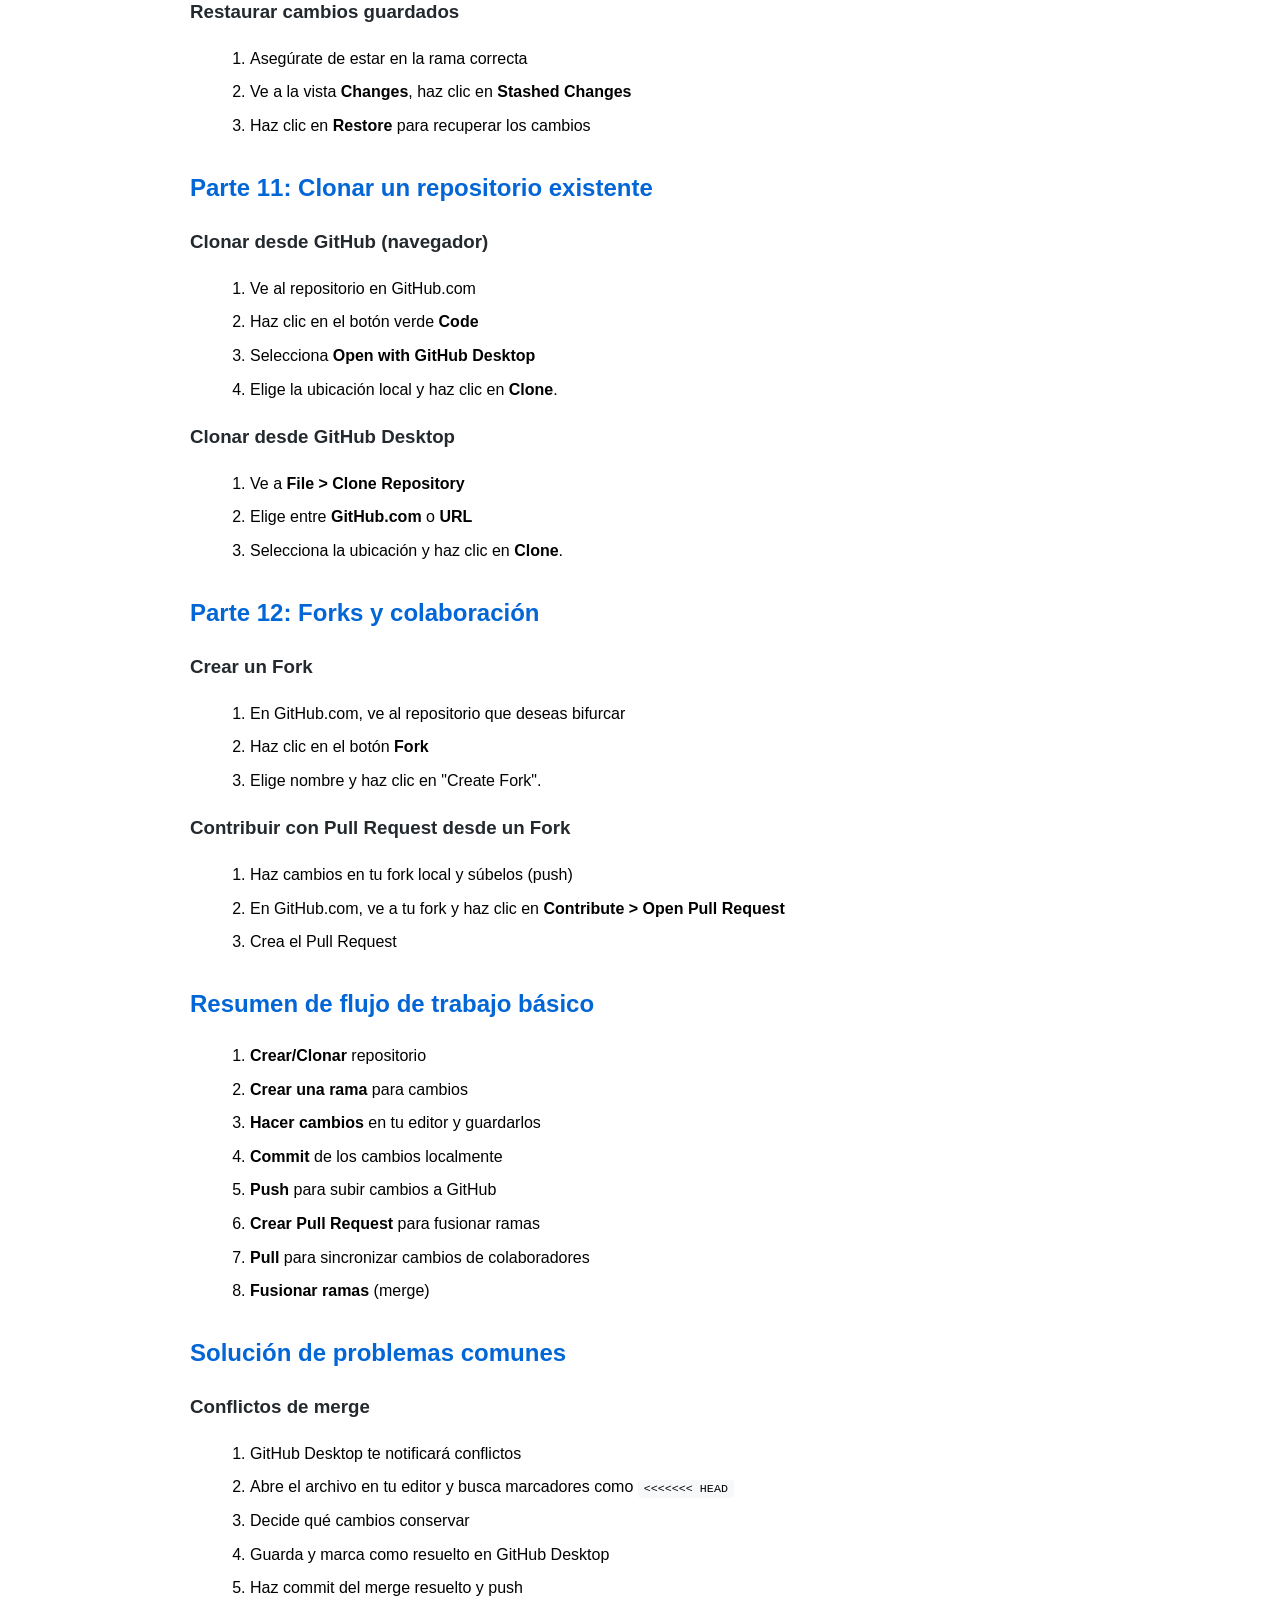
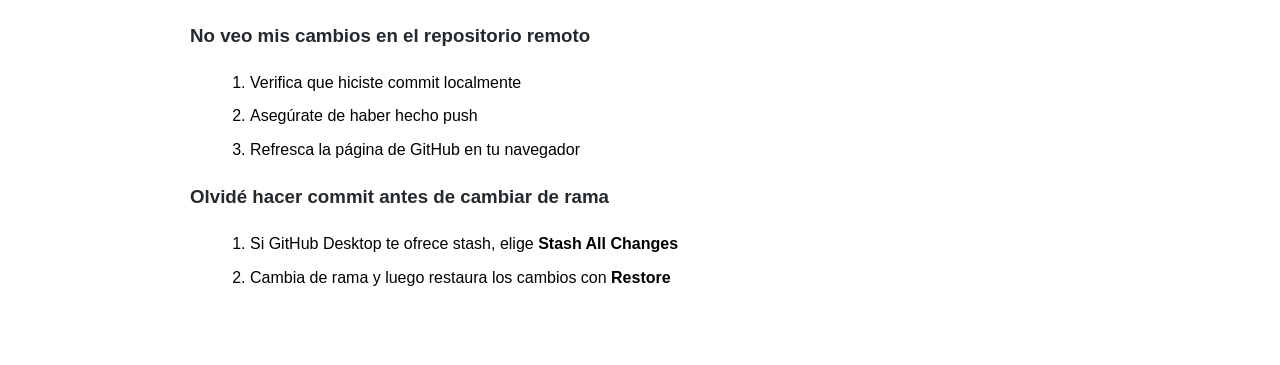
<file: GitHub Desktop.html>
<!DOCTYPE html>
<html>
<head>
<meta charset="UTF-8">
<title>Manual de GitHub y GitHub Desktop</title>
<style>
body { font-family: Calibri, Arial, sans-serif; max-width: 900px; margin: 40px auto; padding: 20px; line-height: 1.6; }
h1 { color: #24292e; border-bottom: 3px solid #0366d6; padding-bottom: 10px; }
h2 { color: #0366d6; margin-top: 30px; }
h3 { color: #24292e; margin-top: 20px; }
h4 { color: #586069; }
ul, ol { margin: 10px 0 15px 20px; }
li { margin-bottom: 8px; }
code { background: #f6f8fa; padding: 2px 6px; border-radius: 4px; font-size: 0.9em; }
.note { background: #fff3cd; border-left: 4px solid #ffc107; padding: 10px 15px; margin: 15px 0; }
.warning { background: #f8d7da; border-left: 4px solid #dc3545; padding: 10px 15px; margin: 15px 0; }
.success { background: #d4edda; border-left: 4px solid #28a745; padding: 10px 15px; margin: 15px 0; }
.page-break { page-break-after: always; border-bottom: 1px dashed #ccc; margin: 30px 0; }
</style>
</head>
<body>

<!-- ===== CONTENIDO COMPLETO AQUÍ ===== -->

<h1>Manual completo de GitHub y GitHub Desktop</h1>

<p><strong>Autor:</strong> [Tu nombre]</p>
<p><strong>Fecha:</strong> Julio 2026</p>
<p><strong>Versión:</strong> 1.0</p>

<hr>

<h2>Introducción</h2>
<p>GitHub es una plataforma de desarrollo colaborativo que permite compartir código y trabajar en equipo. GitHub Desktop es una aplicación que facilita la interacción con GitHub mediante una interfaz gráfica, eliminando la necesidad de usar comandos complejos en la terminal.</p>

<!-- ===== PARTE 1 ===== -->
<h2>Parte 1: Creación de una cuenta de GitHub</h2>

<ol>
  <li>Ingresa a la página de registro de GitHub a través del siguiente enlace: <a href="https://github.com/signup">https://github.com/signup</a></li>
  <li>Completa el formulario con:
    <ul>
      <li>Una dirección de correo electrónico válida</li>
      <li>Una contraseña segura</li>
      <li>Un nombre de usuario (username) único</li>
    </ul>
  </li>
  <li>Verifica la cuenta y haz clic en el botón <strong>"Create account"</strong>. Recibirás un correo de confirmación.</li>
  <li>Abre el email de confirmación y copia el código de verificación, luego pégalo en la página de GitHub.</li>
  <li>¡Listo! Después de saltar la configuración inicial, la cuenta estará creada y lista para funcionar.</li>
</ol>

<!-- ===== PARTE 2 ===== -->
<h2>Parte 2: Instalación de GitHub Desktop</h2>

<ol>
  <li>Descarga GitHub Desktop desde <a href="https://desktop.github.com">https://desktop.github.com</a>
    <ul>
      <li>Selecciona la versión correspondiente a tu sistema operativo (Windows, macOS o Linux)</li>
    </ul>
  </li>
  <li>Ejecuta el archivo descargado para comenzar la instalación.</li>
  <li>Al abrir la aplicación, selecciona <strong>"Sign in to GitHub.com"</strong> e introduce tu nombre de usuario y contraseña.
    <ul>
      <li>Si ya estás logueado, la aplicación te lo mostrará y podrás saltar este paso.</li>
    </ul>
  </li>
  <li>Haz clic en <strong>"Authorize desktop"</strong> para sincronizar la información de tu cuenta.</li>
  <li>Configura tu cuenta eligiendo <strong>"Use my GitHub account name and email address"</strong> y seleccionando tu dirección de correo electrónico.</li>
  <li>Haz clic en <strong>"Finish"</strong> para completar la instalación.</li>
</ol>

<!-- ===== PARTE 3 ===== -->
<h2>Parte 3: Conceptos básicos de Git y GitHub Desktop</h2>

<h3>Interfaz principal</h3>
<p>La barra superior de GitHub Desktop muestra el estado actual de tu repositorio:</p>
<ul>
  <li><strong>Current repository:</strong> Nombre del repositorio en el que estás trabajando</li>
  <li><strong>Current branch:</strong> La rama actual (por defecto, <code>main</code>)</li>
  <li><strong>Publish repository/Push origin:</strong> Botón contextual para publicar o enviar cambios</li>
</ul>

<h3>Cambios e Historia</h3>
<p>En la barra lateral izquierda encontrarás dos vistas principales:</p>
<ul>
  <li><strong>Changes:</strong> Muestra los archivos modificados que aún no has guardado (commit)</li>
  <li><strong>History:</strong> Muestra el historial de commits realizados en tu repositorio</li>
</ul>

<!-- ===== PARTE 4 ===== -->
<h2>Parte 4: Creación de un repositorio local</h2>

<h3>Opción A: Crear un repositorio completamente nuevo</h3>
<ol>
  <li>En GitHub Desktop, ve a <strong>File &gt; New repository</strong> (o haz clic en "Create a New Repository on your Hard Drive")</li>
  <li>Completa los campos:
    <ul>
      <li><strong>Name:</strong> El nombre de tu repositorio</li>
      <li><strong>Description:</strong> (Opcional) Una breve descripción del proyecto</li>
      <li><strong>Local path:</strong> Ubicación donde se guardará el repositorio en tu computadora</li>
      <li><strong>Initialize this repository with a README:</strong> Recomendado. Crea un archivo README.md</li>
      <li><strong>Git ignore:</strong> Útil para ignorar archivos específicos</li>
      <li><strong>License:</strong> Puedes agregar una licencia de código abierto</li>
    </ul>
  </li>
  <li>Haz clic en <strong>Create repository</strong>.</li>
</ol>

<h3>Opción B: Agregar un repositorio existente</h3>
<ol>
  <li>Crea una carpeta en tu computadora (ejemplo: "prueba")</li>
  <li>En GitHub Desktop, ve a <strong>File &gt; Add Local Repository</strong></li>
  <li>Busca la carpeta y selecciona "Seleccionar carpeta"</li>
  <li>Sigue las instrucciones en pantalla para configurarlo como repositorio Git.</li>
</ol>

<!-- ===== PARTE 5 ===== -->
<h2>Parte 5: Publicar un repositorio en GitHub</h2>

<ol>
  <li>En la barra superior, haz clic en <strong>Publish repository</strong></li>
  <li>En la ventana emergente:
    <ul>
      <li><strong>Name:</strong> El nombre del repositorio (se autocompleta)</li>
      <li><strong>Description:</strong> Descripción opcional</li>
      <li><strong>Keep this code private:</strong> Desmarca esta opción para que el repositorio sea público</li>
    </ul>
  </li>
  <li>Haz clic en <strong>Publish Repository</strong></li>
  <li>Para ver tu repositorio en GitHub, ve a <strong>Repository &gt; View on GitHub</strong> en el menú.</li>
</ol>

<!-- ===== PARTE 6 ===== -->
<h2>Parte 6: Trabajar con cambios (Commits)</h2>

<h3>Hacer cambios locales</h3>
<ol>
  <li>Abre tu repositorio en tu editor de texto preferido</li>
  <li>Realiza modificaciones en tus archivos y guárdalos</li>
  <li>En GitHub Desktop, ve a la vista <strong>Changes</strong></li>
  <li>Selecciona con la casilla de verificación los archivos que deseas incluir en el commit</li>
  <li>En la parte inferior:
    <ul>
      <li>Escribe un <strong>resumen</strong> corto (obligatorio)</li>
      <li>Opcionalmente, una <strong>descripción</strong> más detallada</li>
    </ul>
  </li>
  <li>Haz clic en <strong>Commit to [nombre de tu rama]</strong></li>
</ol>

<h3>Ver diferencias (Diff)</h3>
<ul>
  <li><strong>Líneas en verde:</strong> Texto agregado</li>
  <li><strong>Líneas en rojo:</strong> Texto eliminado</li>
  <li><strong>Cuadros amarillos:</strong> Archivos modificados</li>
</ul>

<!-- ===== PARTE 7 ===== -->
<h2>Parte 7: Sincronización con GitHub (Push y Pull)</h2>

<h3>Push: Enviar cambios locales a GitHub</h3>
<ol>
  <li>En la barra superior, haz clic en <strong>Push origin</strong></li>
  <li>Los cambios ahora estarán disponibles en GitHub</li>
</ol>

<h3>Pull: Obtener cambios de GitHub</h3>
<ol>
  <li>Haz clic en <strong>Fetch origin</strong> para verificar si hay cambios</li>
  <li>Si hay cambios nuevos, haz clic en <strong>Pull origin</strong></li>
  <li>Si hay conflictos, GitHub Desktop te lo notificará</li>
</ol>

<!-- ===== PARTE 8 ===== -->
<h2>Parte 8: Trabajo con Ramas (Branches)</h2>

<h3>Crear una rama nueva</h3>
<ol>
  <li>Ve a <strong>Branch &gt; New Branch</strong></li>
  <li>Escribe el nombre de la nueva rama (ejemplo: <code>feature-nueva-funcion</code>)</li>
  <li>Haz clic en <strong>Create Branch</strong></li>
  <li>Para publicarla en GitHub, haz clic en <strong>Publish branch</strong>.</li>
</ol>

<h3>Cambiar entre ramas</h3>
<ol>
  <li>En la barra superior, haz clic en <strong>Current branch</strong></li>
  <li>Selecciona la rama a la que deseas cambiar</li>
</ol>

<h3>Fusionar ramas (Merge)</h3>
<ol>
  <li>Asegúrate de estar en la rama de destino (ejemplo: <code>main</code>)</li>
  <li>Ve a <strong>Branch &gt; Merge into Current Branch</strong></li>
  <li>Selecciona la rama que deseas fusionar</li>
  <li>Haz clic en <strong>Merge [rama] into [rama_destino]</strong></li>
  <li>Resuelve conflictos si los hay</li>
</ol>

<!-- ===== PARTE 9 ===== -->
<h2>Parte 9: Pull Requests</h2>

<h3>Crear un Pull Request desde GitHub Desktop</h3>
<ol>
  <li>Asegúrate de haber subido (push) los cambios de tu rama</li>
  <li>En GitHub Desktop, ve a <strong>Branch &gt; Create Pull Request</strong></li>
  <li>Haz clic en <strong>Create Pull Request</strong></li>
  <li>En GitHub, escribe título y descripción, luego haz clic en <strong>Create pull request</strong></li>
</ol>

<h3>Actualizar una rama desde main con Pull</h3>
<ol>
  <li>Cambia a tu rama de trabajo</li>
  <li>Ve a <strong>Branch &gt; Update from [rama_principal]</strong></li>
  <li>Resuelve conflictos si existen</li>
</ol>

<!-- ===== PARTE 10 ===== -->
<h2>Parte 10: Guardar cambios temporalmente (Stash)</h2>

<h3>Guardar cambios (Stash)</h3>
<ol>
  <li>Haz clic derecho en el encabezado de archivos modificados</li>
  <li>Selecciona <strong>Stash All Changes</strong></li>
</ol>

<h3>Restaurar cambios guardados</h3>
<ol>
  <li>Asegúrate de estar en la rama correcta</li>
  <li>Ve a la vista <strong>Changes</strong>, haz clic en <strong>Stashed Changes</strong></li>
  <li>Haz clic en <strong>Restore</strong> para recuperar los cambios</li>
</ol>

<!-- ===== PARTE 11 ===== -->
<h2>Parte 11: Clonar un repositorio existente</h2>

<h3>Clonar desde GitHub (navegador)</h3>
<ol>
  <li>Ve al repositorio en GitHub.com</li>
  <li>Haz clic en el botón verde <strong>Code</strong></li>
  <li>Selecciona <strong>Open with GitHub Desktop</strong></li>
  <li>Elige la ubicación local y haz clic en <strong>Clone</strong>.</li>
</ol>

<h3>Clonar desde GitHub Desktop</h3>
<ol>
  <li>Ve a <strong>File &gt; Clone Repository</strong></li>
  <li>Elige entre <strong>GitHub.com</strong> o <strong>URL</strong></li>
  <li>Selecciona la ubicación y haz clic en <strong>Clone</strong>.</li>
</ol>

<!-- ===== PARTE 12 ===== -->
<h2>Parte 12: Forks y colaboración</h2>

<h3>Crear un Fork</h3>
<ol>
  <li>En GitHub.com, ve al repositorio que deseas bifurcar</li>
  <li>Haz clic en el botón <strong>Fork</strong></li>
  <li>Elige nombre y haz clic en "Create Fork".</li>
</ol>

<h3>Contribuir con Pull Request desde un Fork</h3>
<ol>
  <li>Haz cambios en tu fork local y súbelos (push)</li>
  <li>En GitHub.com, ve a tu fork y haz clic en <strong>Contribute &gt; Open Pull Request</strong></li>
  <li>Crea el Pull Request</li>
</ol>

<!-- ===== RESUMEN ===== -->
<h2>Resumen de flujo de trabajo básico</h2>
<ol>
  <li><strong>Crear/Clonar</strong> repositorio</li>
  <li><strong>Crear una rama</strong> para cambios</li>
  <li><strong>Hacer cambios</strong> en tu editor y guardarlos</li>
  <li><strong>Commit</strong> de los cambios localmente</li>
  <li><strong>Push</strong> para subir cambios a GitHub</li>
  <li><strong>Crear Pull Request</strong> para fusionar ramas</li>
  <li><strong>Pull</strong> para sincronizar cambios de colaboradores</li>
  <li><strong>Fusionar ramas</strong> (merge)</li>
</ol>

<!-- ===== SOLUCIÓN DE PROBLEMAS ===== -->
<h2>Solución de problemas comunes</h2>

<h3>Conflictos de merge</h3>
<ol>
  <li>GitHub Desktop te notificará conflictos</li>
  <li>Abre el archivo en tu editor y busca marcadores como <code>&lt;&lt;&lt;&lt;&lt;&lt;&lt; HEAD</code></li>
  <li>Decide qué cambios conservar</li>
  <li>Guarda y marca como resuelto en GitHub Desktop</li>
  <li>Haz commit del merge resuelto y push</li>
</ol>

<h3>No veo mis cambios en el repositorio remoto</h3>
<ol>
  <li>Verifica que hiciste commit localmente</li>
  <li>Asegúrate de haber hecho push</li>
  <li>Refresca la página de GitHub en tu navegador</li>
</ol>

<h3>Olvidé hacer commit antes de cambiar de rama</h3>
<ol>
  <li>Si GitHub Desktop te ofrece stash, elige <strong>Stash All Changes</strong></li>
  <li>Cambia de rama y luego restaura los cambios con <strong>Restore</strong></li>
</ol>

</body>
</html>
</file>
<file: canvas_shared.css>
*{box-sizing:border-box;margin:0;padding:0}
:root{
  --color-background-primary:#fff;
  --color-background-secondary:#f5f5f5;
  --color-background-tertiary:#efefef;
  --color-background-info:#e8f0fe;
  --color-background-success:#e8f5e9;
  --color-background-warning:#fff8e1;
  --color-background-danger:#fdecea;
  --color-text-primary:#111;
  --color-text-secondary:#555;
  --color-text-tertiary:#888;
  --color-text-info:#1a56db;
  --color-text-success:#1e7e34;
  --color-text-warning:#b45309;
  --color-text-danger:#c0392b;
  --color-border-tertiary:rgba(0,0,0,0.1);
  --color-border-secondary:rgba(0,0,0,0.2);
  --color-border-info:#1a56db;
  --color-border-success:#1e7e34;
  --color-border-warning:#b45309;
  --color-border-danger:#c0392b;
  --font-sans:-apple-system,BlinkMacSystemFont,'Segoe UI',sans-serif;
  --font-mono:'SFMono-Regular',Consolas,'Liberation Mono',Menlo,monospace;
  --border-radius-md:8px;
  --border-radius-lg:12px;
}
body{font-family:var(--font-sans);background:var(--color-background-tertiary);color:var(--color-text-primary)}
.canvas{display:flex;min-height:100vh}
.sidebar{width:220px;min-width:220px;background:var(--color-background-primary);border-right:0.5px solid var(--color-border-tertiary);padding:0;display:flex;flex-direction:column;position:sticky;top:0;height:100vh;overflow-y:auto}
.sidebar-top{padding:16px;border-bottom:0.5px solid var(--color-border-tertiary)}
.sidebar-badge{font-size:10px;color:var(--color-text-tertiary);letter-spacing:1px;text-transform:uppercase;margin-bottom:4px}
.sidebar-title{font-size:13px;font-weight:500;line-height:1.4;color:var(--color-text-primary)}
.sidebar-sub{font-size:11px;color:var(--color-text-tertiary);margin-top:2px}
.nav{flex:1;padding:8px 0;overflow-y:auto}
.nav-label{font-size:10px;color:var(--color-text-tertiary);letter-spacing:1px;text-transform:uppercase;padding:12px 16px 4px}
.nav-item{display:flex;align-items:center;gap:8px;padding:7px 16px;cursor:pointer;font-size:13px;color:var(--color-text-secondary);border-left:2px solid transparent;transition:all .15s}
.nav-item:hover{background:var(--color-background-secondary);color:var(--color-text-primary)}
.nav-item.active{color:var(--color-text-info);border-left-color:var(--color-border-info);background:var(--color-background-info)}
.nav-dot{width:6px;height:6px;border-radius:50%;background:currentColor;opacity:.5;flex-shrink:0}
.nav-item.active .nav-dot{opacity:1}
.time-badge{margin-left:auto;font-size:10px;background:var(--color-background-secondary);color:var(--color-text-tertiary);padding:2px 6px;border-radius:4px}
.main{flex:1;overflow-y:auto;padding:32px 40px}
.section{display:none}
.section.active{display:block}
.section-header{margin-bottom:24px}
.section-tag{font-size:11px;color:var(--color-text-tertiary);letter-spacing:1px;text-transform:uppercase;margin-bottom:6px}
.section-title{font-size:22px;font-weight:500;color:var(--color-text-primary);line-height:1.3}
.section-desc{font-size:15px;color:var(--color-text-secondary);margin-top:6px;line-height:1.6}
.card{background:var(--color-background-primary);border:0.5px solid var(--color-border-tertiary);border-radius:var(--border-radius-lg);padding:20px;margin-bottom:16px}
.card-title{font-size:14px;font-weight:500;margin-bottom:8px;color:var(--color-text-primary)}
.card-body{font-size:14px;color:var(--color-text-secondary);line-height:1.7}
.grid-2{display:grid;grid-template-columns:repeat(auto-fit,minmax(0,1fr));gap:16px;margin-bottom:16px}
.layer-card{border:0.5px solid var(--color-border-tertiary);border-radius:var(--border-radius-lg);padding:16px;background:var(--color-background-primary)}
.layer-icon{width:36px;height:36px;border-radius:var(--border-radius-md);display:flex;align-items:center;justify-content:center;margin-bottom:12px;font-size:16px}
.layer-name{font-size:13px;font-weight:500;color:var(--color-text-primary);margin-bottom:4px}
.layer-tech{font-size:11px;color:var(--color-text-tertiary);font-family:var(--font-mono);margin-bottom:8px}
.layer-desc{font-size:13px;color:var(--color-text-secondary);line-height:1.6}
.layer-example{font-size:12px;color:var(--color-text-info);background:var(--color-background-info);padding:6px 10px;border-radius:var(--border-radius-md);margin-top:10px;line-height:1.5}
.flow{display:flex;flex-direction:column;gap:0;margin:16px 0}
.flow-step{display:flex;gap:12px;align-items:flex-start}
.flow-left{display:flex;flex-direction:column;align-items:center;gap:0}
.flow-num{width:28px;height:28px;border-radius:50%;background:var(--color-background-info);color:var(--color-text-info);font-size:12px;font-weight:500;display:flex;align-items:center;justify-content:center;flex-shrink:0}
.flow-line{width:1px;background:var(--color-border-tertiary);flex:1;min-height:16px;margin:2px 0}
.flow-content{padding-bottom:16px;padding-top:2px}
.flow-title{font-size:13px;font-weight:500;color:var(--color-text-primary);margin-bottom:2px}
.flow-text{font-size:13px;color:var(--color-text-secondary);line-height:1.6}
.code-block{background:var(--color-background-secondary);border:0.5px solid var(--color-border-tertiary);border-radius:var(--border-radius-md);padding:14px 16px;margin:12px 0;font-family:var(--font-mono);font-size:13px;line-height:1.8;color:var(--color-text-primary);white-space:pre;overflow-x:auto}
.code-block .comment{color:var(--color-text-tertiary)}
.code-block .string{color:var(--color-text-success)}
.code-block .kw{color:var(--color-text-info)}
.code-block .output{color:var(--color-text-secondary);border-top:0.5px solid var(--color-border-tertiary);margin-top:10px;padding-top:10px;display:block}
.pill{display:inline-block;font-size:11px;padding:3px 8px;border-radius:20px;margin-right:4px;margin-bottom:4px}
.pill-info{background:var(--color-background-info);color:var(--color-text-info)}
.pill-success{background:var(--color-background-success);color:var(--color-text-success)}
.pill-warn{background:var(--color-background-warning);color:var(--color-text-warning)}
.tip{border-left:2px solid var(--color-border-success);border-radius:0;background:var(--color-background-success);padding:12px 14px;margin:12px 0;font-size:13px;color:var(--color-text-success);line-height:1.6}
.warn{border-left:2px solid var(--color-border-warning);border-radius:0;background:var(--color-background-warning);padding:12px 14px;margin:12px 0;font-size:13px;color:var(--color-text-warning);line-height:1.6}
.ex-header{display:flex;align-items:center;gap:10px;margin-bottom:10px}
.ex-num{width:24px;height:24px;border-radius:50%;background:var(--color-background-secondary);border:0.5px solid var(--color-border-secondary);font-size:12px;font-weight:500;display:flex;align-items:center;justify-content:center;color:var(--color-text-secondary);flex-shrink:0}
.ex-title{font-size:14px;font-weight:500;color:var(--color-text-primary)}
.divider{height:0.5px;background:var(--color-border-tertiary);margin:20px 0}
.install-row{display:flex;align-items:flex-start;gap:12px;padding:14px 0;border-bottom:0.5px solid var(--color-border-tertiary)}
.install-row:last-child{border-bottom:none}
.install-icon{width:32px;height:32px;border-radius:var(--border-radius-md);background:var(--color-background-secondary);border:0.5px solid var(--color-border-tertiary);display:flex;align-items:center;justify-content:center;flex-shrink:0;font-size:12px;font-weight:500;color:var(--color-text-secondary)}
.install-name{font-size:13px;font-weight:500;color:var(--color-text-primary);margin-bottom:2px}
.install-desc{font-size:12px;color:var(--color-text-secondary);line-height:1.5;margin-bottom:6px}
.install-cmds{display:flex;flex-direction:column;gap:3px}
.install-cmd{font-family:var(--font-mono);font-size:11px;color:var(--color-text-secondary);background:var(--color-background-secondary);padding:3px 8px;border-radius:4px;display:inline-block}
.os-label{font-size:10px;color:var(--color-text-tertiary);width:50px;flex-shrink:0}
.os-row{display:flex;align-items:center;gap:6px;margin-bottom:3px}
.trouble-item{margin-bottom:14px}
.trouble-q{font-size:13px;font-weight:500;color:var(--color-text-danger);margin-bottom:4px}
.trouble-a{font-size:13px;color:var(--color-text-secondary);line-height:1.6}
.timeline{display:grid;grid-template-columns:repeat(4,1fr);gap:12px;margin:16px 0}
.tl-item{background:var(--color-background-primary);border:0.5px solid var(--color-border-tertiary);border-radius:var(--border-radius-md);padding:12px}
.tl-time{font-size:11px;color:var(--color-text-tertiary);font-family:var(--font-mono);margin-bottom:4px}
.tl-label{font-size:12px;font-weight:500;color:var(--color-text-primary);line-height:1.4}
.progress-bar{height:3px;background:var(--color-background-secondary);border-radius:2px;margin-top:8px;overflow:hidden}
.progress-fill{height:100%;background:var(--color-border-info);border-radius:2px}
code{font-family:var(--font-mono);font-size:13px;background:var(--color-background-secondary);padding:1px 5px;border-radius:4px}
</file>
